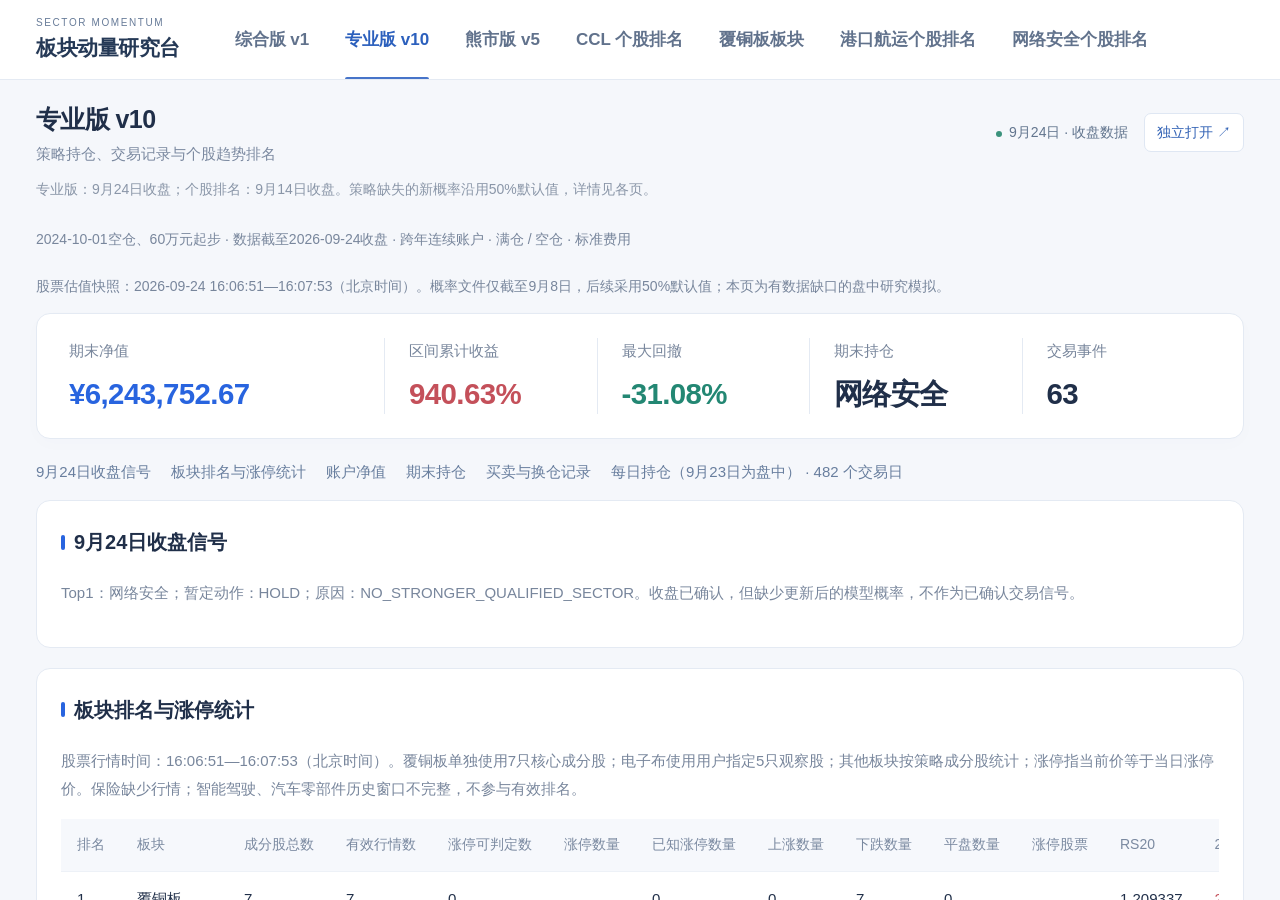
<file: index.html>
<!doctype html><html lang="zh-CN"><head><meta charset="utf-8"><meta name="viewport" content="width=device-width, initial-scale=1"><title>板块动量 · 策略研究台</title><link rel="stylesheet" href="assets/shell.css?v=20260924160837"></head><body><div class="layout"><aside><div class="brand"><small>SECTOR MOMENTUM</small><strong>板块动量研究台</strong></div><div class="label">策略 / 03 · 个股 / 03</div><nav aria-label="报告导航"><a class="nav" href="#comprehensive" data-key="comprehensive"><strong>综合版 v1</strong><span>2018年至今 · 连续账户</span></a><a class="nav" href="#professional" data-key="professional"><strong>专业版 v10</strong><span>2024年10月至今 · 连续账户</span></a><a class="nav" href="#bear" data-key="bear"><strong>熊市版 v5</strong><span>2018年至今 · 防守研究</span></a><a class="nav" href="#ccl" data-key="ccl"><strong>CCL 个股排名</strong><span>20只候选 · 趋势与量价</span></a><a class="nav" href="#ccl_sector" data-key="ccl_sector"><strong>覆铜板板块</strong><span>7只核心成分 · 趋势与量价</span></a><a class="nav" href="#shipping" data-key="shipping"><strong>港口航运个股排名</strong><span>港口运营与航运 · 趋势与量价</span></a><a class="nav" href="#cybersecurity" data-key="cybersecurity"><strong>网络安全个股排名</strong><span>5只策略成分股 · 趋势与量价</span></a></nav><div class="aside-foot">更新日期 · 2026-09-24<br>研究模拟 / 非实时行情<br>切换页面查看持仓与选股明细</div></aside><main><header class="topbar"><div><h1 id="title">专业版 v10</h1><p>策略持仓、交易记录与个股趋势排名</p></div><div class="actions"><span class="badge">9月24日 · 收盘数据</span><a id="open" href="reports/professional/professional_holdings.html?v=20260924160837" target="_blank" rel="noopener">独立打开 ↗</a></div></header><p class="notice">专业版：9月24日收盘；个股排名：9月14日收盘。策略缺失的新概率沿用50%默认值，详情见各页。</p><iframe id="report" title="专业版 v10 报告" src="reports/professional/professional_holdings.html?v=20260924160837"></iframe><noscript><p><a href="reports/professional/professional_holdings.html?v=20260924160837">专业版</a> · <a href="reports/strategies/bear.html?v=20260924160837">熊市版</a> · <a href="reports/ccl/ranking.html?v=20260924160837">CCL排名</a> · <a href="reports/ccl_sector/ranking.html?v=20260924160837">覆铜板板块</a> · <a href="reports/shipping/ranking.html?v=20260924160837">港口航运排名</a> · <a href="reports/cybersecurity/ranking.html?v=20260924160837">网络安全排名</a></p></noscript></main></div><script>
const reports={comprehensive:['综合版 v1','reports/strategies/comprehensive.html?v=20260924160837'],professional:['专业版 v10','reports/professional/professional_holdings.html?v=20260924160837'],bear:['熊市版 v5','reports/strategies/bear.html?v=20260924160837'],ccl:['CCL 个股趋势排名','reports/ccl/ranking.html?v=20260924160837'],shipping:['港口航运个股排名','reports/shipping/ranking.html?v=20260924160837'],cybersecurity:['网络安全个股排名','reports/cybersecurity/ranking.html?v=20260924160837'],ccl_sector:['覆铜板板块','reports/ccl_sector/ranking.html?v=20260924160837']};function show(){let key=location.hash.slice(1);if(!reports[key])key='professional';const [name,url]=reports[key];document.getElementById('title').textContent=name;document.querySelector('.topbar p').textContent=['ccl','ccl_sector','shipping','cybersecurity'].includes(key)?'产业链观察 / 个股趋势与量价评分':'策略持仓、交易记录与个股趋势排名';document.querySelector('.notice').textContent=['ccl','ccl_sector','shipping','cybersecurity'].includes(key)?'2026-09-14 收盘快照 · 综合分为候选内相对评分，非上涨概率。':'专业版：9月24日收盘；个股排名：9月14日收盘。策略缺失的新概率沿用50%默认值，详情见各页。';document.querySelector('.badge').textContent=['ccl','ccl_sector','shipping','cybersecurity'].includes(key)?'9月14日 · 收盘数据':'9月24日 · 收盘数据';const frame=document.getElementById('report');if(frame.getAttribute('src')!==url)frame.src=url;frame.title=name+'报告';document.getElementById('open').href=url;document.title=name+' · 板块动量研究台';document.querySelectorAll('.nav').forEach(a=>{if(a.dataset.key===key)a.setAttribute('aria-current','page');else a.removeAttribute('aria-current')})}window.addEventListener('hashchange',show);show();</script></body></html>
</file>
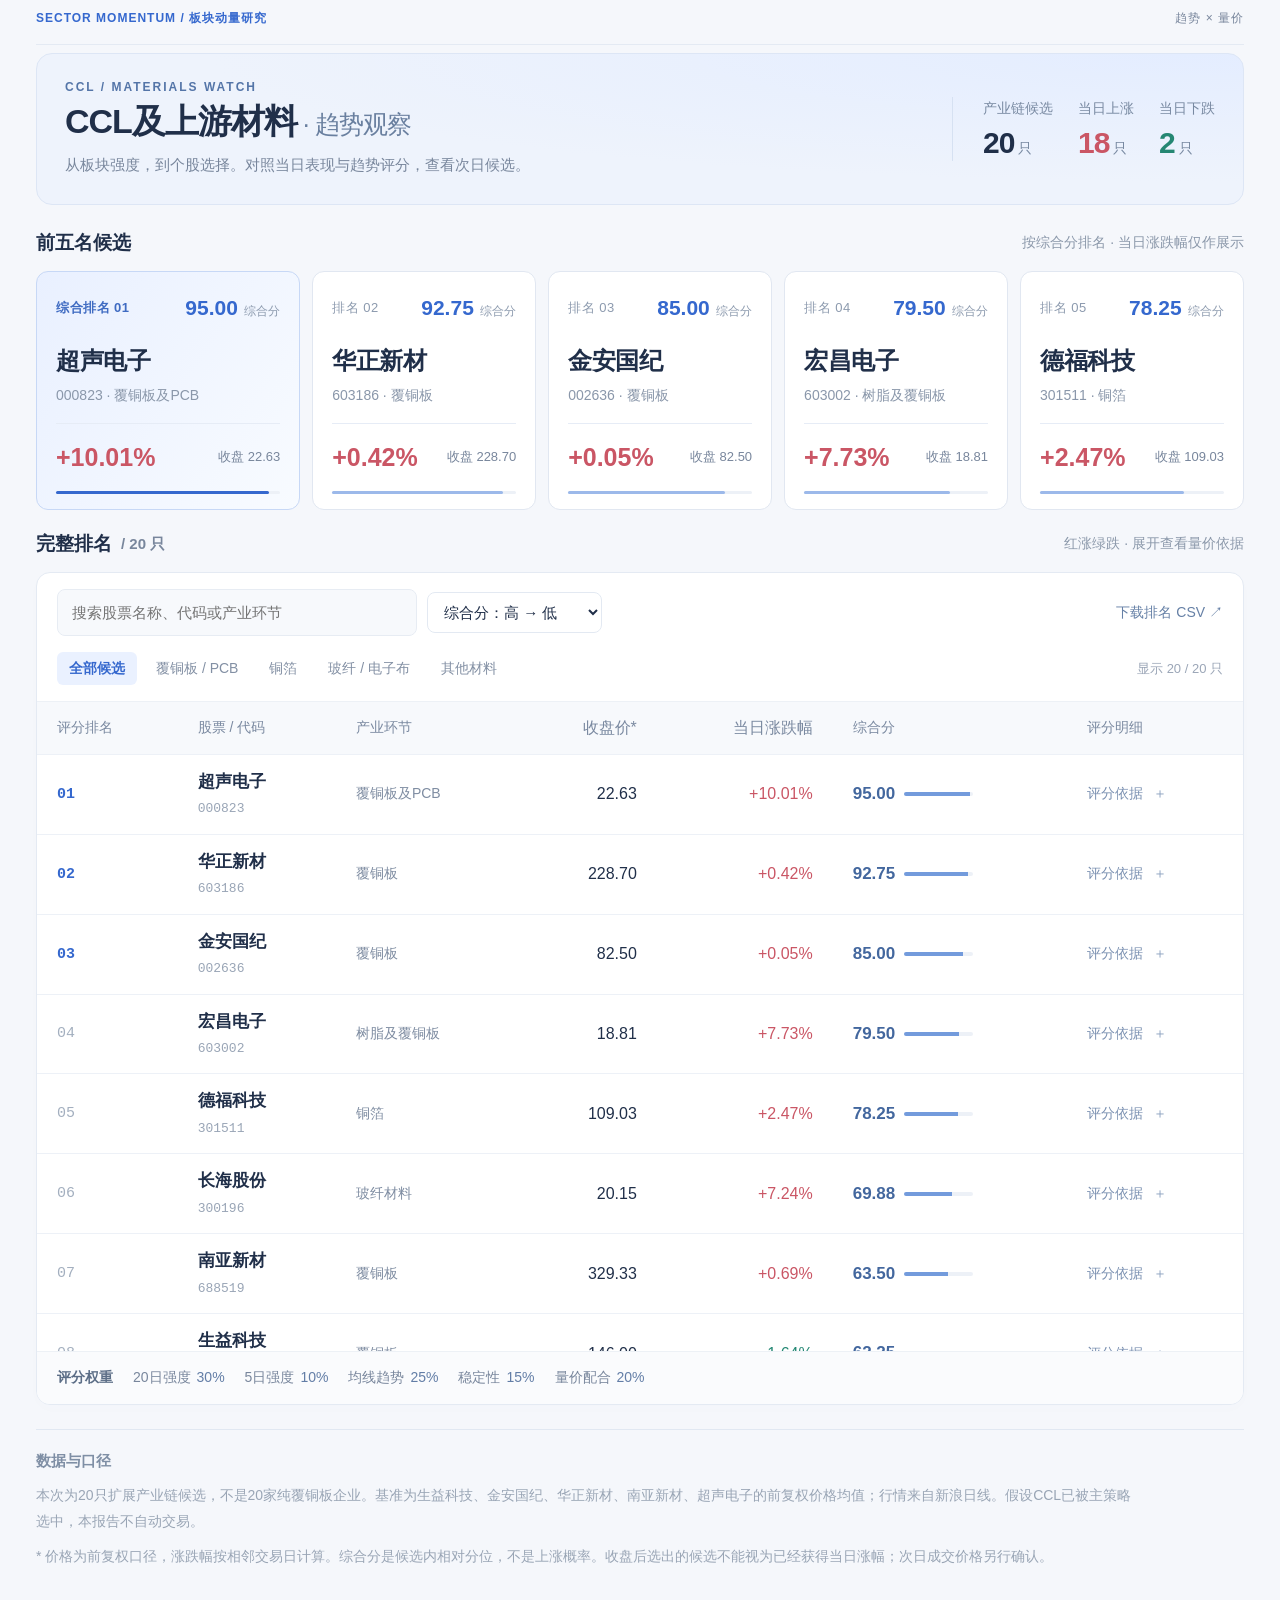
<file: reports/ccl/ranking.html>
<!doctype html><html lang="zh-CN"><head><meta charset="utf-8"><meta name="viewport" content="width=device-width,initial-scale=1"><title>CCL及上游材料 · 趋势观察</title><style>
:root{--ink:#203349;--muted:#64778b;--blue:#245dae;--line:#dbe4ee;--bg:#f2f6fb;--up:#c83c4d;--down:#198169}*{box-sizing:border-box}body{margin:0;background:var(--bg);color:var(--ink);font:14px/1.6 -apple-system,BlinkMacSystemFont,"PingFang SC","Microsoft YaHei",sans-serif}main{max-width:1440px;margin:auto;padding:32px 40px 60px}.brand{display:flex;justify-content:space-between;border-bottom:1px solid var(--line);padding-bottom:16px;color:var(--muted);font-size:12px;letter-spacing:1px}.brand b{color:var(--blue)}header{display:flex;align-items:end;justify-content:space-between;gap:24px;margin:36px 0 26px}h1{font-size:38px;line-height:1.2;letter-spacing:-1px;margin:0 0 12px}h1 em{font-style:normal;color:var(--blue)}p{color:var(--muted);margin:8px 0}.date{white-space:nowrap;background:#e5edf8;border:1px solid #d0dff0;padding:9px 16px;border-radius:24px;color:var(--blue)}h2{font-size:19px;margin:0}.section-head{display:flex;align-items:center;justify-content:space-between;margin:26px 0 14px}.section-head span{font-size:12px;color:var(--muted)}.picks{display:grid;grid-template-columns:repeat(5,1fr);gap:12px}article{background:white;border:1px solid var(--line);border-top:3px solid #9db8da;border-radius:8px;padding:18px}article:first-child{border-top-color:var(--blue)}.pick-head{display:flex;justify-content:space-between;color:var(--muted);font-size:11px}.pick-head b{color:var(--blue);font-size:16px}.pick-head small{font-weight:400;font-size:10px}h3{font-size:22px;margin:19px 0 2px}article p{font-size:11px;min-height:35px}.pick-price{display:flex;align-items:end;justify-content:space-between;gap:5px;border-top:1px solid var(--line);padding-top:14px;margin-top:12px}.pick-price strong{font-size:23px;font-variant-numeric:tabular-nums}.pick-price span{font-size:11px;color:var(--muted)}.up{color:var(--up)}.down{color:var(--down)}.flat{color:var(--muted)}.panel{background:white;border:1px solid var(--line);border-radius:10px;overflow:hidden}.toolbar{display:flex;gap:12px;padding:18px;align-items:center;border-bottom:1px solid var(--line)}input,select{font:inherit;padding:9px 12px;border:1px solid #c8d6e5;border-radius:6px;background:white;color:var(--ink)}input{width:280px}a{color:var(--blue)}.toolbar a{margin-left:auto}input:focus-visible,select:focus-visible,summary:focus-visible,a:focus-visible{outline:3px solid #87b0e5;outline-offset:3px}.scroll{overflow:auto}table{width:100%;border-collapse:collapse;text-align:left}th{background:#f6f8fc;font-weight:500;color:var(--muted);font-size:12px;white-space:nowrap}th,td{padding:15px 18px;border-bottom:1px solid #e9eef5}tbody tr:hover{background:#f5f9ff}td strong{font-size:15px}td small{display:block;color:var(--muted);font-size:11px}td.number{color:#8598ad;font:16px ui-monospace,SFMono-Regular,Menlo,monospace}.numeric{font-variant-numeric:tabular-nums;white-space:nowrap;text-align:right}.role{font-size:12px;color:var(--muted)}.score{width:92px;font-variant-numeric:tabular-nums}.score b{font-size:16px}.score i{display:block;width:100%;height:4px;background:linear-gradient(to right,#467cbe var(--w),#e8eef6 var(--w));border-radius:3px;margin-top:6px}summary{color:var(--blue);cursor:pointer;white-space:nowrap;font-size:12px}details[open]{min-width:260px}.breakdown{display:flex;flex-wrap:wrap;gap:12px;margin-top:12px}.breakdown span{font-size:10px;color:var(--muted)}.breakdown b{display:block;color:var(--ink);font-size:14px}details p{max-width:300px;font-size:12px}.foot{padding:24px 0;font-size:12px;max-width:1100px}.weights{display:flex;gap:18px;flex-wrap:wrap;margin:8px 0 16px;color:var(--muted);font-size:12px}.weights b{color:var(--blue);margin-left:6px}#empty{padding:24px;color:var(--muted)}[hidden]{display:none!important}@media(max-width:1100px){.picks{grid-template-columns:repeat(3,1fr)}main{padding:24px}h1{font-size:30px}}@media(max-width:650px){.picks{grid-template-columns:repeat(2,1fr)}header{display:block}.date{display:inline-block;margin-top:12px}main{padding:18px 12px}.toolbar{flex-wrap:wrap}.toolbar input{width:100%}.toolbar a{margin-left:0}h3{font-size:20px}.pick-price{display:block} .pick-price span{display:block}.brand{font-size:10px}.section-head{gap:16px}article{padding:14px}}@media print{.toolbar{display:none}main{padding:0}.scroll{overflow:visible}body{background:white}.picks{grid-template-columns:repeat(5,1fr)}}
</style><link rel="stylesheet" href="../../assets/report.css"><link rel="stylesheet" href="../../assets/ccl.css"></head><body><main><div class="brand"><b>SECTOR MOMENTUM / 板块动量研究</b><span>趋势 × 量价</span></div><header><div><h1>CCL及上游材料<em> · 趋势观察</em></h1><p>从板块强度，到个股选择。对照当日表现与趋势评分，查看次日候选。</p></div><div class="date">2026-09-14 · 收盘数据</div></header><div class="section-head"><h2>前五名候选</h2><span>按综合分排名 · 当日涨跌幅仅作展示</span></div><div class="picks"><article><div class="pick-head"><span>排名 01</span><b>95.00<small> 综合分</small></b></div><h3>超声电子</h3><p>000823 · 覆铜板及PCB</p><div class="pick-price"><strong class="up">+10.01%</strong><span>收盘 22.63</span></div></article><article><div class="pick-head"><span>排名 02</span><b>92.75<small> 综合分</small></b></div><h3>华正新材</h3><p>603186 · 覆铜板</p><div class="pick-price"><strong class="up">+0.42%</strong><span>收盘 228.70</span></div></article><article><div class="pick-head"><span>排名 03</span><b>85.00<small> 综合分</small></b></div><h3>金安国纪</h3><p>002636 · 覆铜板</p><div class="pick-price"><strong class="up">+0.05%</strong><span>收盘 82.50</span></div></article><article><div class="pick-head"><span>排名 04</span><b>79.50<small> 综合分</small></b></div><h3>宏昌电子</h3><p>603002 · 树脂及覆铜板</p><div class="pick-price"><strong class="up">+7.73%</strong><span>收盘 18.81</span></div></article><article><div class="pick-head"><span>排名 05</span><b>78.25<small> 综合分</small></b></div><h3>德福科技</h3><p>301511 · 铜箔</p><div class="pick-price"><strong class="up">+2.47%</strong><span>收盘 109.03</span></div></article></div><div class="section-head"><h2>完整排名 <span> / 20 只</span></h2><span>红涨绿跌 · 展开查看量价依据</span></div><div class="weights"><span>20日强度<b>30%</b></span><span>5日强度<b>10%</b></span><span>均线趋势<b>25%</b></span><span>稳定性<b>15%</b></span><span>量价配合<b>20%</b></span></div><div class="panel"><div class="toolbar"><input id="search" aria-label="搜索股票" placeholder="搜索股票名称、代码或产业环节"><select id="sort" aria-label="排序方式"><option value="score">综合分：高 → 低</option><option value="change">当日涨幅：高 → 低</option></select><a href="ranking.csv" download>下载排名 CSV ↗</a></div><div class="scroll"><table><thead><tr><th>评分排名</th><th>股票 / 代码</th><th>产业环节</th><th class="numeric">收盘价*</th><th class="numeric">当日涨跌幅</th><th>综合分</th><th>评分明细</th></tr></thead><tbody><tr data-name="超声电子 000823 覆铜板及PCB" data-score="95.0" data-change="0.10014584346135136"><td class="number">01</td><td><strong>超声电子</strong><small>000823</small></td><td class="role">覆铜板及PCB</td><td class="numeric">22.63</td><td class="numeric up">+10.01%</td><td><div class="score"><b>95.00</b><i style="--w:95.0%"></i></div></td><td><details><summary>评分依据</summary><div class="breakdown"><span>20日强度<b>100.0</b></span><span>5日强度<b>100.0</b></span><span>均线趋势<b>80.0</b></span><span>稳定性<b>100.0</b></span><span>量价配合<b>100.0</b></span></div><p>放量突破此前20日高点 +30；近10日上涨日均量/下跌日均量≥1.2 +20</p></details></td></tr><tr data-name="华正新材 603186 覆铜板" data-score="92.75" data-change="0.004215333274786959"><td class="number">02</td><td><strong>华正新材</strong><small>603186</small></td><td class="role">覆铜板</td><td class="numeric">228.70</td><td class="numeric up">+0.42%</td><td><div class="score"><b>92.75</b><i style="--w:92.75%"></i></div></td><td><details><summary>评分依据</summary><div class="breakdown"><span>20日强度<b>95.0</b></span><span>5日强度<b>95.0</b></span><span>均线趋势<b>100.0</b></span><span>稳定性<b>95.0</b></span><span>量价配合<b>77.5</b></span></div><p>近10日上涨日均量/下跌日均量≥1.2 +20</p></details></td></tr><tr data-name="金安国纪 002636 覆铜板" data-score="85.0" data-change="0.0004850836769343392"><td class="number">03</td><td><strong>金安国纪</strong><small>002636</small></td><td class="role">覆铜板</td><td class="numeric">82.50</td><td class="numeric up">+0.05%</td><td><div class="score"><b>85.00</b><i style="--w:85.0%"></i></div></td><td><details><summary>评分依据</summary><div class="breakdown"><span>20日强度<b>90.0</b></span><span>5日强度<b>90.0</b></span><span>均线趋势<b>80.0</b></span><span>稳定性<b>90.0</b></span><span>量价配合<b>77.5</b></span></div><p>近10日上涨日均量/下跌日均量≥1.2 +20</p></details></td></tr><tr data-name="宏昌电子 603002 树脂及覆铜板" data-score="79.5" data-change="0.07731958762886593"><td class="number">04</td><td><strong>宏昌电子</strong><small>603002</small></td><td class="role">树脂及覆铜板</td><td class="numeric">18.81</td><td class="numeric up">+7.73%</td><td><div class="score"><b>79.50</b><i style="--w:79.5%"></i></div></td><td><details><summary>评分依据</summary><div class="breakdown"><span>20日强度<b>80.0</b></span><span>5日强度<b>80.0</b></span><span>均线趋势<b>80.0</b></span><span>稳定性<b>80.0</b></span><span>量价配合<b>77.5</b></span></div><p>近10日上涨日均量/下跌日均量≥1.2 +20</p></details></td></tr><tr data-name="德福科技 301511 铜箔" data-score="78.25" data-change="0.024718045112781972"><td class="number">05</td><td><strong>德福科技</strong><small>301511</small></td><td class="role">铜箔</td><td class="numeric">109.03</td><td class="numeric up">+2.47%</td><td><div class="score"><b>78.25</b><i style="--w:78.25%"></i></div></td><td><details><summary>评分依据</summary><div class="breakdown"><span>20日强度<b>85.0</b></span><span>5日强度<b>60.0</b></span><span>均线趋势<b>80.0</b></span><span>稳定性<b>75.0</b></span><span>量价配合<b>77.5</b></span></div><p>近10日上涨日均量/下跌日均量≥1.2 +20</p></details></td></tr><tr data-name="长海股份 300196 玻纤材料" data-score="69.875" data-change="0.07237892496008502"><td class="number">06</td><td><strong>长海股份</strong><small>300196</small></td><td class="role">玻纤材料</td><td class="numeric">20.15</td><td class="numeric up">+7.24%</td><td><div class="score"><b>69.88</b><i style="--w:69.875%"></i></div></td><td><details><summary>评分依据</summary><div class="breakdown"><span>20日强度<b>75.0</b></span><span>5日强度<b>85.0</b></span><span>均线趋势<b>42.5</b></span><span>稳定性<b>85.0</b></span><span>量价配合<b>77.5</b></span></div><p>近10日上涨日均量/下跌日均量≥1.2 +20</p></details></td></tr><tr data-name="南亚新材 688519 覆铜板" data-score="63.5" data-change="0.006909835814963072"><td class="number">07</td><td><strong>南亚新材</strong><small>688519</small></td><td class="role">覆铜板</td><td class="numeric">329.33</td><td class="numeric up">+0.69%</td><td><div class="score"><b>63.50</b><i style="--w:63.5%"></i></div></td><td><details><summary>评分依据</summary><div class="breakdown"><span>20日强度<b>65.0</b></span><span>5日强度<b>75.0</b></span><span>均线趋势<b>80.0</b></span><span>稳定性<b>70.0</b></span><span>量价配合<b>30.0</b></span></div><p>未触发量价加减分（中性50分）</p></details></td></tr><tr data-name="生益科技 600183 覆铜板" data-score="62.25" data-change="-0.016371353499966323"><td class="number">08</td><td><strong>生益科技</strong><small>600183</small></td><td class="role">覆铜板</td><td class="numeric">146.00</td><td class="numeric down">-1.64%</td><td><div class="score"><b>62.25</b><i style="--w:62.25%"></i></div></td><td><details><summary>评分依据</summary><div class="breakdown"><span>20日强度<b>55.0</b></span><span>5日强度<b>20.0</b></span><span>均线趋势<b>80.0</b></span><span>稳定性<b>55.0</b></span><span>量价配合<b>77.5</b></span></div><p>上升趋势缩量回调且守住MA20 +20</p></details></td></tr><tr data-name="联瑞新材 688300 硅微粉填料" data-score="59.75" data-change="-0.015109966981923906"><td class="number">09</td><td><strong>联瑞新材</strong><small>688300</small></td><td class="role">硅微粉填料</td><td class="numeric">175.99</td><td class="numeric down">-1.51%</td><td><div class="score"><b>59.75</b><i style="--w:59.75%"></i></div></td><td><details><summary>评分依据</summary><div class="breakdown"><span>20日强度<b>70.0</b></span><span>5日强度<b>30.0</b></span><span>均线趋势<b>80.0</b></span><span>稳定性<b>65.0</b></span><span>量价配合<b>30.0</b></span></div><p>未触发量价加减分（中性50分）</p></details></td></tr><tr data-name="宝鼎科技 002552 覆铜板及铜箔" data-score="47.375" data-change="0.08000000000000007"><td class="number">10</td><td><strong>宝鼎科技</strong><small>002552</small></td><td class="role">覆铜板及铜箔</td><td class="numeric">54.00</td><td class="numeric up">+8.00%</td><td><div class="score"><b>47.38</b><i style="--w:47.375%"></i></div></td><td><details><summary>评分依据</summary><div class="breakdown"><span>20日强度<b>30.0</b></span><span>5日强度<b>70.0</b></span><span>均线趋势<b>42.5</b></span><span>稳定性<b>35.0</b></span><span>量价配合<b>77.5</b></span></div><p>近10日上涨日均量/下跌日均量≥1.2 +20</p></details></td></tr><tr data-name="诺德股份 600110 铜箔" data-score="44.625" data-change="0.01846722068328699"><td class="number">11</td><td><strong>诺德股份</strong><small>600110</small></td><td class="role">铜箔</td><td class="numeric">11.03</td><td class="numeric up">+1.85%</td><td><div class="score"><b>44.62</b><i style="--w:44.625%"></i></div></td><td><details><summary>评分依据</summary><div class="breakdown"><span>20日强度<b>60.0</b></span><span>5日强度<b>10.0</b></span><span>均线趋势<b>42.5</b></span><span>稳定性<b>60.0</b></span><span>量价配合<b>30.0</b></span></div><p>未触发量价加减分（中性50分）</p></details></td></tr><tr data-name="中国巨石 600176 玻纤及电子布" data-score="44.625" data-change="0.014106583072100332"><td class="number">12</td><td><strong>中国巨石</strong><small>600176</small></td><td class="role">玻纤及电子布</td><td class="numeric">45.29</td><td class="numeric up">+1.41%</td><td><div class="score"><b>44.62</b><i style="--w:44.625%"></i></div></td><td><details><summary>评分依据</summary><div class="breakdown"><span>20日强度<b>50.0</b></span><span>5日强度<b>55.0</b></span><span>均线趋势<b>42.5</b></span><span>稳定性<b>50.0</b></span><span>量价配合<b>30.0</b></span></div><p>未触发量价加减分（中性50分）</p></details></td></tr><tr data-name="中一科技 301150 铜箔" data-score="38.625" data-change="0.015108101067986324"><td class="number">13</td><td><strong>中一科技</strong><small>301150</small></td><td class="role">铜箔</td><td class="numeric">38.97</td><td class="numeric up">+1.51%</td><td><div class="score"><b>38.62</b><i style="--w:38.625%"></i></div></td><td><details><summary>评分依据</summary><div class="breakdown"><span>20日强度<b>40.0</b></span><span>5日强度<b>40.0</b></span><span>均线趋势<b>42.5</b></span><span>稳定性<b>40.0</b></span><span>量价配合<b>30.0</b></span></div><p>未触发量价加减分（中性50分）</p></details></td></tr><tr data-name="东材科技 601208 电子树脂材料" data-score="38.375" data-change="0.011944677284157601"><td class="number">14</td><td><strong>东材科技</strong><small>601208</small></td><td class="role">电子树脂材料</td><td class="numeric">48.29</td><td class="numeric up">+1.19%</td><td><div class="score"><b>38.38</b><i style="--w:38.375%"></i></div></td><td><details><summary>评分依据</summary><div class="breakdown"><span>20日强度<b>45.0</b></span><span>5日强度<b>15.0</b></span><span>均线趋势<b>42.5</b></span><span>稳定性<b>45.0</b></span><span>量价配合<b>30.0</b></span></div><p>未触发量价加减分（中性50分）</p></details></td></tr><tr data-name="国际复材 301526 玻纤及电子布" data-score="37.125" data-change="0.005213424568263347"><td class="number">15</td><td><strong>国际复材</strong><small>301526</small></td><td class="role">玻纤及电子布</td><td class="numeric">30.85</td><td class="numeric up">+0.52%</td><td><div class="score"><b>37.12</b><i style="--w:37.125%"></i></div></td><td><details><summary>评分依据</summary><div class="breakdown"><span>20日强度<b>10.0</b></span><span>5日强度<b>65.0</b></span><span>均线趋势<b>42.5</b></span><span>稳定性<b>10.0</b></span><span>量价配合<b>77.5</b></span></div><p>近10日上涨日均量/下跌日均量≥1.2 +20</p></details></td></tr><tr data-name="中材科技 002080 玻纤及电子布" data-score="31.625" data-change="0.024650621118012417"><td class="number">16</td><td><strong>中材科技</strong><small>002080</small></td><td class="role">玻纤及电子布</td><td class="numeric">52.79</td><td class="numeric up">+2.47%</td><td><div class="score"><b>31.62</b><i style="--w:31.625%"></i></div></td><td><details><summary>评分依据</summary><div class="breakdown"><span>20日强度<b>25.0</b></span><span>5日强度<b>45.0</b></span><span>均线趋势<b>42.5</b></span><span>稳定性<b>20.0</b></span><span>量价配合<b>30.0</b></span></div><p>未触发量价加减分（中性50分）</p></details></td></tr><tr data-name="嘉元科技 688388 铜箔" data-score="26.625" data-change="0.014471243042671667"><td class="number">17</td><td><strong>嘉元科技</strong><small>688388</small></td><td class="role">铜箔</td><td class="numeric">27.34</td><td class="numeric up">+1.45%</td><td><div class="score"><b>26.62</b><i style="--w:26.625%"></i></div></td><td><details><summary>评分依据</summary><div class="breakdown"><span>20日强度<b>35.0</b></span><span>5日强度<b>25.0</b></span><span>均线趋势<b>12.5</b></span><span>稳定性<b>30.0</b></span><span>量价配合<b>30.0</b></span></div><p>未触发量价加减分（中性50分）</p></details></td></tr><tr data-name="铜冠铜箔 301217 铜箔" data-score="22.375" data-change="0.013519813519813573"><td class="number">18</td><td><strong>铜冠铜箔</strong><small>301217</small></td><td class="role">铜箔</td><td class="numeric">108.70</td><td class="numeric up">+1.35%</td><td><div class="score"><b>22.38</b><i style="--w:22.375%"></i></div></td><td><details><summary>评分依据</summary><div class="breakdown"><span>20日强度<b>20.0</b></span><span>5日强度<b>35.0</b></span><span>均线趋势<b>12.5</b></span><span>稳定性<b>25.0</b></span><span>量价配合<b>30.0</b></span></div><p>未触发量价加减分（中性50分）</p></details></td></tr><tr data-name="宏和科技 603256 电子玻纤布" data-score="20.875" data-change="0.00670261941448369"><td class="number">19</td><td><strong>宏和科技</strong><small>603256</small></td><td class="role">电子玻纤布</td><td class="numeric">130.67</td><td class="numeric up">+0.67%</td><td><div class="score"><b>20.88</b><i style="--w:20.875%"></i></div></td><td><details><summary>评分依据</summary><div class="breakdown"><span>20日强度<b>15.0</b></span><span>5日强度<b>50.0</b></span><span>均线趋势<b>12.5</b></span><span>稳定性<b>15.0</b></span><span>量价配合<b>30.0</b></span></div><p>未触发量价加减分（中性50分）</p></details></td></tr><tr data-name="壹石通 688733 电子填料" data-score="11.875" data-change="0.009793253536452662"><td class="number">20</td><td><strong>壹石通</strong><small>688733</small></td><td class="role">电子填料</td><td class="numeric">27.84</td><td class="numeric up">+0.98%</td><td><div class="score"><b>11.88</b><i style="--w:11.875%"></i></div></td><td><details><summary>评分依据</summary><div class="breakdown"><span>20日强度<b>5.0</b></span><span>5日强度<b>5.0</b></span><span>均线趋势<b>12.5</b></span><span>稳定性<b>5.0</b></span><span>量价配合<b>30.0</b></span></div><p>未触发量价加减分（中性50分）</p></details></td></tr></tbody></table></div><p id="empty" hidden>没有匹配的股票，请更换关键词。</p></div><div class="foot"><strong>数据与口径</strong><p>本次为20只扩展产业链候选，不是20家纯覆铜板企业。基准为生益科技、金安国纪、华正新材、南亚新材、超声电子的前复权价格均值；行情来自新浪日线。假设CCL已被主策略选中，本报告不自动交易。</p><p>* 价格为前复权口径，涨跌幅按相邻交易日计算。综合分是候选内相对分位，不是上涨概率。收盘后选出的候选不能视为已经获得当日涨幅；次日成交价格另行确认。</p></div></main><script>const body=document.querySelector('tbody'),rows=[...body.rows];function update(){const q=document.getElementById('search').value.trim().toLowerCase(),key=document.getElementById('sort').value;rows.sort((a,b)=>Number(b.dataset[key])-Number(a.dataset[key]));rows.forEach(r=>{r.hidden=!r.dataset.name.toLowerCase().includes(q);body.append(r)});document.getElementById('empty').hidden=rows.some(r=>!r.hidden)}document.getElementById('search').addEventListener('input',update);document.getElementById('sort').addEventListener('change',update);</script></body><script src="../../assets/report.js"></script><script src="../../assets/ccl.js"></script></html>
</file>
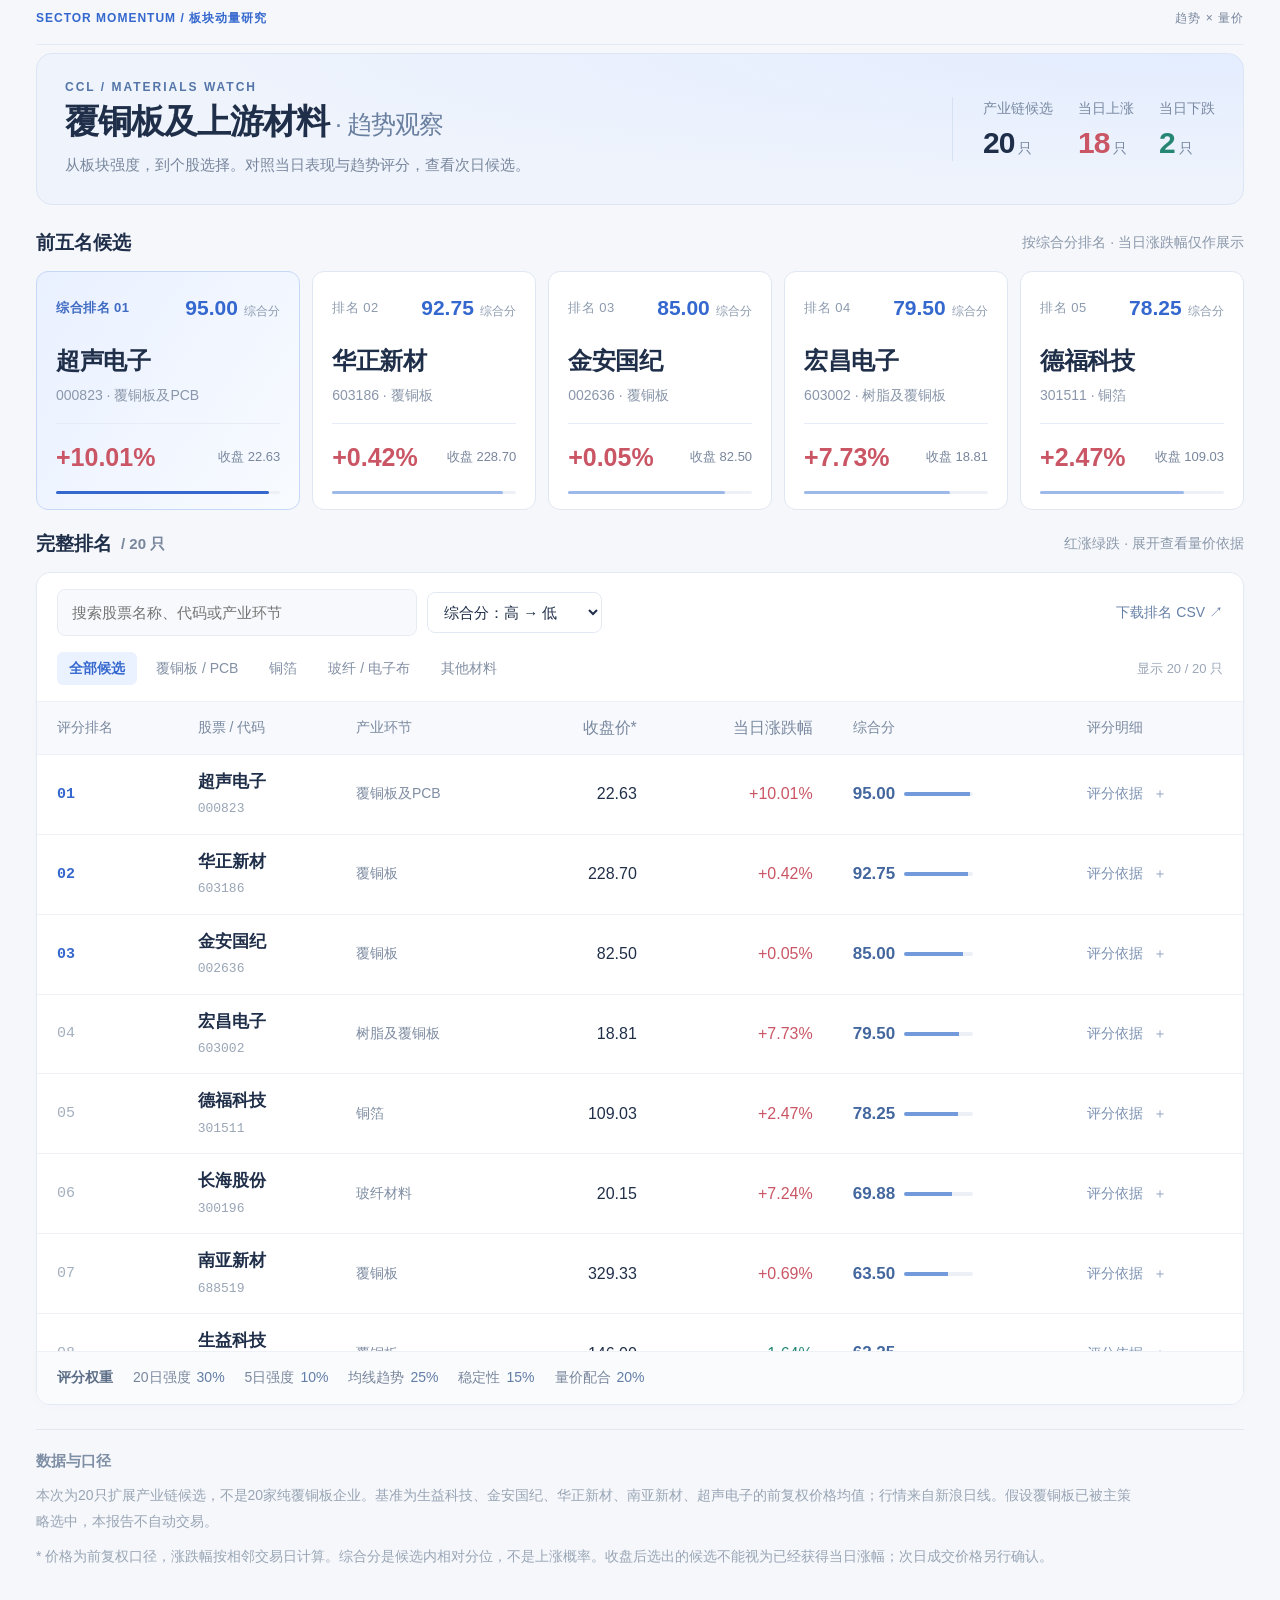
<file: reports/ccl_sector/ranking.html>
<!doctype html><html lang="zh-CN"><head><meta charset="utf-8"><meta name="viewport" content="width=device-width,initial-scale=1"><title>覆铜板及上游材料 · 趋势观察</title><style>
:root{--ink:#203349;--muted:#64778b;--blue:#245dae;--line:#dbe4ee;--bg:#f2f6fb;--up:#c83c4d;--down:#198169}*{box-sizing:border-box}body{margin:0;background:var(--bg);color:var(--ink);font:14px/1.6 -apple-system,BlinkMacSystemFont,"PingFang SC","Microsoft YaHei",sans-serif}main{max-width:1440px;margin:auto;padding:32px 40px 60px}.brand{display:flex;justify-content:space-between;border-bottom:1px solid var(--line);padding-bottom:16px;color:var(--muted);font-size:12px;letter-spacing:1px}.brand b{color:var(--blue)}header{display:flex;align-items:end;justify-content:space-between;gap:24px;margin:36px 0 26px}h1{font-size:38px;line-height:1.2;letter-spacing:-1px;margin:0 0 12px}h1 em{font-style:normal;color:var(--blue)}p{color:var(--muted);margin:8px 0}.date{white-space:nowrap;background:#e5edf8;border:1px solid #d0dff0;padding:9px 16px;border-radius:24px;color:var(--blue)}h2{font-size:19px;margin:0}.section-head{display:flex;align-items:center;justify-content:space-between;margin:26px 0 14px}.section-head span{font-size:12px;color:var(--muted)}.picks{display:grid;grid-template-columns:repeat(5,1fr);gap:12px}article{background:white;border:1px solid var(--line);border-top:3px solid #9db8da;border-radius:8px;padding:18px}article:first-child{border-top-color:var(--blue)}.pick-head{display:flex;justify-content:space-between;color:var(--muted);font-size:11px}.pick-head b{color:var(--blue);font-size:16px}.pick-head small{font-weight:400;font-size:10px}h3{font-size:22px;margin:19px 0 2px}article p{font-size:11px;min-height:35px}.pick-price{display:flex;align-items:end;justify-content:space-between;gap:5px;border-top:1px solid var(--line);padding-top:14px;margin-top:12px}.pick-price strong{font-size:23px;font-variant-numeric:tabular-nums}.pick-price span{font-size:11px;color:var(--muted)}.up{color:var(--up)}.down{color:var(--down)}.flat{color:var(--muted)}.panel{background:white;border:1px solid var(--line);border-radius:10px;overflow:hidden}.toolbar{display:flex;gap:12px;padding:18px;align-items:center;border-bottom:1px solid var(--line)}input,select{font:inherit;padding:9px 12px;border:1px solid #c8d6e5;border-radius:6px;background:white;color:var(--ink)}input{width:280px}a{color:var(--blue)}.toolbar a{margin-left:auto}input:focus-visible,select:focus-visible,summary:focus-visible,a:focus-visible{outline:3px solid #87b0e5;outline-offset:3px}.scroll{overflow:auto}table{width:100%;border-collapse:collapse;text-align:left}th{background:#f6f8fc;font-weight:500;color:var(--muted);font-size:12px;white-space:nowrap}th,td{padding:15px 18px;border-bottom:1px solid #e9eef5}tbody tr:hover{background:#f5f9ff}td strong{font-size:15px}td small{display:block;color:var(--muted);font-size:11px}td.number{color:#8598ad;font:16px ui-monospace,SFMono-Regular,Menlo,monospace}.numeric{font-variant-numeric:tabular-nums;white-space:nowrap;text-align:right}.role{font-size:12px;color:var(--muted)}.score{width:92px;font-variant-numeric:tabular-nums}.score b{font-size:16px}.score i{display:block;width:100%;height:4px;background:linear-gradient(to right,#467cbe var(--w),#e8eef6 var(--w));border-radius:3px;margin-top:6px}summary{color:var(--blue);cursor:pointer;white-space:nowrap;font-size:12px}details[open]{min-width:260px}.breakdown{display:flex;flex-wrap:wrap;gap:12px;margin-top:12px}.breakdown span{font-size:10px;color:var(--muted)}.breakdown b{display:block;color:var(--ink);font-size:14px}details p{max-width:300px;font-size:12px}.foot{padding:24px 0;font-size:12px;max-width:1100px}.weights{display:flex;gap:18px;flex-wrap:wrap;margin:8px 0 16px;color:var(--muted);font-size:12px}.weights b{color:var(--blue);margin-left:6px}#empty{padding:24px;color:var(--muted)}[hidden]{display:none!important}@media(max-width:1100px){.picks{grid-template-columns:repeat(3,1fr)}main{padding:24px}h1{font-size:30px}}@media(max-width:650px){.picks{grid-template-columns:repeat(2,1fr)}header{display:block}.date{display:inline-block;margin-top:12px}main{padding:18px 12px}.toolbar{flex-wrap:wrap}.toolbar input{width:100%}.toolbar a{margin-left:0}h3{font-size:20px}.pick-price{display:block} .pick-price span{display:block}.brand{font-size:10px}.section-head{gap:16px}article{padding:14px}}@media print{.toolbar{display:none}main{padding:0}.scroll{overflow:visible}body{background:white}.picks{grid-template-columns:repeat(5,1fr)}}
</style><link rel="stylesheet" href="../../assets/report.css"><link rel="stylesheet" href="../../assets/ccl.css"></head><body><main><div class="brand"><b>SECTOR MOMENTUM / 板块动量研究</b><span>趋势 × 量价</span></div><header><div><h1>覆铜板及上游材料<em> · 趋势观察</em></h1><p>从板块强度，到个股选择。对照当日表现与趋势评分，查看次日候选。</p></div><div class="date">2026-09-14 · 收盘数据</div></header><div class="section-head"><h2>前五名候选</h2><span>按综合分排名 · 当日涨跌幅仅作展示</span></div><div class="picks"><article><div class="pick-head"><span>排名 01</span><b>95.00<small> 综合分</small></b></div><h3>超声电子</h3><p>000823 · 覆铜板及PCB</p><div class="pick-price"><strong class="up">+10.01%</strong><span>收盘 22.63</span></div></article><article><div class="pick-head"><span>排名 02</span><b>92.75<small> 综合分</small></b></div><h3>华正新材</h3><p>603186 · 覆铜板</p><div class="pick-price"><strong class="up">+0.42%</strong><span>收盘 228.70</span></div></article><article><div class="pick-head"><span>排名 03</span><b>85.00<small> 综合分</small></b></div><h3>金安国纪</h3><p>002636 · 覆铜板</p><div class="pick-price"><strong class="up">+0.05%</strong><span>收盘 82.50</span></div></article><article><div class="pick-head"><span>排名 04</span><b>79.50<small> 综合分</small></b></div><h3>宏昌电子</h3><p>603002 · 树脂及覆铜板</p><div class="pick-price"><strong class="up">+7.73%</strong><span>收盘 18.81</span></div></article><article><div class="pick-head"><span>排名 05</span><b>78.25<small> 综合分</small></b></div><h3>德福科技</h3><p>301511 · 铜箔</p><div class="pick-price"><strong class="up">+2.47%</strong><span>收盘 109.03</span></div></article></div><div class="section-head"><h2>完整排名 <span> / 20 只</span></h2><span>红涨绿跌 · 展开查看量价依据</span></div><div class="weights"><span>20日强度<b>30%</b></span><span>5日强度<b>10%</b></span><span>均线趋势<b>25%</b></span><span>稳定性<b>15%</b></span><span>量价配合<b>20%</b></span></div><div class="panel"><div class="toolbar"><input id="search" aria-label="搜索股票" placeholder="搜索股票名称、代码或产业环节"><select id="sort" aria-label="排序方式"><option value="score">综合分：高 → 低</option><option value="change">当日涨幅：高 → 低</option></select><a href="ranking.csv" download>下载排名 CSV ↗</a></div><div class="scroll"><table><thead><tr><th>评分排名</th><th>股票 / 代码</th><th>产业环节</th><th class="numeric">收盘价*</th><th class="numeric">当日涨跌幅</th><th>综合分</th><th>评分明细</th></tr></thead><tbody><tr data-name="超声电子 000823 覆铜板及PCB" data-score="95.0" data-change="0.10014584346135136"><td class="number">01</td><td><strong>超声电子</strong><small>000823</small></td><td class="role">覆铜板及PCB</td><td class="numeric">22.63</td><td class="numeric up">+10.01%</td><td><div class="score"><b>95.00</b><i style="--w:95.0%"></i></div></td><td><details><summary>评分依据</summary><div class="breakdown"><span>20日强度<b>100.0</b></span><span>5日强度<b>100.0</b></span><span>均线趋势<b>80.0</b></span><span>稳定性<b>100.0</b></span><span>量价配合<b>100.0</b></span></div><p>放量突破此前20日高点 +30；近10日上涨日均量/下跌日均量≥1.2 +20</p></details></td></tr><tr data-name="华正新材 603186 覆铜板" data-score="92.75" data-change="0.004215333274786959"><td class="number">02</td><td><strong>华正新材</strong><small>603186</small></td><td class="role">覆铜板</td><td class="numeric">228.70</td><td class="numeric up">+0.42%</td><td><div class="score"><b>92.75</b><i style="--w:92.75%"></i></div></td><td><details><summary>评分依据</summary><div class="breakdown"><span>20日强度<b>95.0</b></span><span>5日强度<b>95.0</b></span><span>均线趋势<b>100.0</b></span><span>稳定性<b>95.0</b></span><span>量价配合<b>77.5</b></span></div><p>近10日上涨日均量/下跌日均量≥1.2 +20</p></details></td></tr><tr data-name="金安国纪 002636 覆铜板" data-score="85.0" data-change="0.0004850836769343392"><td class="number">03</td><td><strong>金安国纪</strong><small>002636</small></td><td class="role">覆铜板</td><td class="numeric">82.50</td><td class="numeric up">+0.05%</td><td><div class="score"><b>85.00</b><i style="--w:85.0%"></i></div></td><td><details><summary>评分依据</summary><div class="breakdown"><span>20日强度<b>90.0</b></span><span>5日强度<b>90.0</b></span><span>均线趋势<b>80.0</b></span><span>稳定性<b>90.0</b></span><span>量价配合<b>77.5</b></span></div><p>近10日上涨日均量/下跌日均量≥1.2 +20</p></details></td></tr><tr data-name="宏昌电子 603002 树脂及覆铜板" data-score="79.5" data-change="0.07731958762886593"><td class="number">04</td><td><strong>宏昌电子</strong><small>603002</small></td><td class="role">树脂及覆铜板</td><td class="numeric">18.81</td><td class="numeric up">+7.73%</td><td><div class="score"><b>79.50</b><i style="--w:79.5%"></i></div></td><td><details><summary>评分依据</summary><div class="breakdown"><span>20日强度<b>80.0</b></span><span>5日强度<b>80.0</b></span><span>均线趋势<b>80.0</b></span><span>稳定性<b>80.0</b></span><span>量价配合<b>77.5</b></span></div><p>近10日上涨日均量/下跌日均量≥1.2 +20</p></details></td></tr><tr data-name="德福科技 301511 铜箔" data-score="78.25" data-change="0.024718045112781972"><td class="number">05</td><td><strong>德福科技</strong><small>301511</small></td><td class="role">铜箔</td><td class="numeric">109.03</td><td class="numeric up">+2.47%</td><td><div class="score"><b>78.25</b><i style="--w:78.25%"></i></div></td><td><details><summary>评分依据</summary><div class="breakdown"><span>20日强度<b>85.0</b></span><span>5日强度<b>60.0</b></span><span>均线趋势<b>80.0</b></span><span>稳定性<b>75.0</b></span><span>量价配合<b>77.5</b></span></div><p>近10日上涨日均量/下跌日均量≥1.2 +20</p></details></td></tr><tr data-name="长海股份 300196 玻纤材料" data-score="69.875" data-change="0.07237892496008502"><td class="number">06</td><td><strong>长海股份</strong><small>300196</small></td><td class="role">玻纤材料</td><td class="numeric">20.15</td><td class="numeric up">+7.24%</td><td><div class="score"><b>69.88</b><i style="--w:69.875%"></i></div></td><td><details><summary>评分依据</summary><div class="breakdown"><span>20日强度<b>75.0</b></span><span>5日强度<b>85.0</b></span><span>均线趋势<b>42.5</b></span><span>稳定性<b>85.0</b></span><span>量价配合<b>77.5</b></span></div><p>近10日上涨日均量/下跌日均量≥1.2 +20</p></details></td></tr><tr data-name="南亚新材 688519 覆铜板" data-score="63.5" data-change="0.006909835814963072"><td class="number">07</td><td><strong>南亚新材</strong><small>688519</small></td><td class="role">覆铜板</td><td class="numeric">329.33</td><td class="numeric up">+0.69%</td><td><div class="score"><b>63.50</b><i style="--w:63.5%"></i></div></td><td><details><summary>评分依据</summary><div class="breakdown"><span>20日强度<b>65.0</b></span><span>5日强度<b>75.0</b></span><span>均线趋势<b>80.0</b></span><span>稳定性<b>70.0</b></span><span>量价配合<b>30.0</b></span></div><p>未触发量价加减分（中性50分）</p></details></td></tr><tr data-name="生益科技 600183 覆铜板" data-score="62.25" data-change="-0.016371353499966323"><td class="number">08</td><td><strong>生益科技</strong><small>600183</small></td><td class="role">覆铜板</td><td class="numeric">146.00</td><td class="numeric down">-1.64%</td><td><div class="score"><b>62.25</b><i style="--w:62.25%"></i></div></td><td><details><summary>评分依据</summary><div class="breakdown"><span>20日强度<b>55.0</b></span><span>5日强度<b>20.0</b></span><span>均线趋势<b>80.0</b></span><span>稳定性<b>55.0</b></span><span>量价配合<b>77.5</b></span></div><p>上升趋势缩量回调且守住MA20 +20</p></details></td></tr><tr data-name="联瑞新材 688300 硅微粉填料" data-score="59.75" data-change="-0.015109966981923906"><td class="number">09</td><td><strong>联瑞新材</strong><small>688300</small></td><td class="role">硅微粉填料</td><td class="numeric">175.99</td><td class="numeric down">-1.51%</td><td><div class="score"><b>59.75</b><i style="--w:59.75%"></i></div></td><td><details><summary>评分依据</summary><div class="breakdown"><span>20日强度<b>70.0</b></span><span>5日强度<b>30.0</b></span><span>均线趋势<b>80.0</b></span><span>稳定性<b>65.0</b></span><span>量价配合<b>30.0</b></span></div><p>未触发量价加减分（中性50分）</p></details></td></tr><tr data-name="宝鼎科技 002552 覆铜板及铜箔" data-score="47.375" data-change="0.08000000000000007"><td class="number">10</td><td><strong>宝鼎科技</strong><small>002552</small></td><td class="role">覆铜板及铜箔</td><td class="numeric">54.00</td><td class="numeric up">+8.00%</td><td><div class="score"><b>47.38</b><i style="--w:47.375%"></i></div></td><td><details><summary>评分依据</summary><div class="breakdown"><span>20日强度<b>30.0</b></span><span>5日强度<b>70.0</b></span><span>均线趋势<b>42.5</b></span><span>稳定性<b>35.0</b></span><span>量价配合<b>77.5</b></span></div><p>近10日上涨日均量/下跌日均量≥1.2 +20</p></details></td></tr><tr data-name="诺德股份 600110 铜箔" data-score="44.625" data-change="0.01846722068328699"><td class="number">11</td><td><strong>诺德股份</strong><small>600110</small></td><td class="role">铜箔</td><td class="numeric">11.03</td><td class="numeric up">+1.85%</td><td><div class="score"><b>44.62</b><i style="--w:44.625%"></i></div></td><td><details><summary>评分依据</summary><div class="breakdown"><span>20日强度<b>60.0</b></span><span>5日强度<b>10.0</b></span><span>均线趋势<b>42.5</b></span><span>稳定性<b>60.0</b></span><span>量价配合<b>30.0</b></span></div><p>未触发量价加减分（中性50分）</p></details></td></tr><tr data-name="中国巨石 600176 玻纤及电子布" data-score="44.625" data-change="0.014106583072100332"><td class="number">12</td><td><strong>中国巨石</strong><small>600176</small></td><td class="role">玻纤及电子布</td><td class="numeric">45.29</td><td class="numeric up">+1.41%</td><td><div class="score"><b>44.62</b><i style="--w:44.625%"></i></div></td><td><details><summary>评分依据</summary><div class="breakdown"><span>20日强度<b>50.0</b></span><span>5日强度<b>55.0</b></span><span>均线趋势<b>42.5</b></span><span>稳定性<b>50.0</b></span><span>量价配合<b>30.0</b></span></div><p>未触发量价加减分（中性50分）</p></details></td></tr><tr data-name="中一科技 301150 铜箔" data-score="38.625" data-change="0.015108101067986324"><td class="number">13</td><td><strong>中一科技</strong><small>301150</small></td><td class="role">铜箔</td><td class="numeric">38.97</td><td class="numeric up">+1.51%</td><td><div class="score"><b>38.62</b><i style="--w:38.625%"></i></div></td><td><details><summary>评分依据</summary><div class="breakdown"><span>20日强度<b>40.0</b></span><span>5日强度<b>40.0</b></span><span>均线趋势<b>42.5</b></span><span>稳定性<b>40.0</b></span><span>量价配合<b>30.0</b></span></div><p>未触发量价加减分（中性50分）</p></details></td></tr><tr data-name="东材科技 601208 电子树脂材料" data-score="38.375" data-change="0.011944677284157601"><td class="number">14</td><td><strong>东材科技</strong><small>601208</small></td><td class="role">电子树脂材料</td><td class="numeric">48.29</td><td class="numeric up">+1.19%</td><td><div class="score"><b>38.38</b><i style="--w:38.375%"></i></div></td><td><details><summary>评分依据</summary><div class="breakdown"><span>20日强度<b>45.0</b></span><span>5日强度<b>15.0</b></span><span>均线趋势<b>42.5</b></span><span>稳定性<b>45.0</b></span><span>量价配合<b>30.0</b></span></div><p>未触发量价加减分（中性50分）</p></details></td></tr><tr data-name="国际复材 301526 玻纤及电子布" data-score="37.125" data-change="0.005213424568263347"><td class="number">15</td><td><strong>国际复材</strong><small>301526</small></td><td class="role">玻纤及电子布</td><td class="numeric">30.85</td><td class="numeric up">+0.52%</td><td><div class="score"><b>37.12</b><i style="--w:37.125%"></i></div></td><td><details><summary>评分依据</summary><div class="breakdown"><span>20日强度<b>10.0</b></span><span>5日强度<b>65.0</b></span><span>均线趋势<b>42.5</b></span><span>稳定性<b>10.0</b></span><span>量价配合<b>77.5</b></span></div><p>近10日上涨日均量/下跌日均量≥1.2 +20</p></details></td></tr><tr data-name="中材科技 002080 玻纤及电子布" data-score="31.625" data-change="0.024650621118012417"><td class="number">16</td><td><strong>中材科技</strong><small>002080</small></td><td class="role">玻纤及电子布</td><td class="numeric">52.79</td><td class="numeric up">+2.47%</td><td><div class="score"><b>31.62</b><i style="--w:31.625%"></i></div></td><td><details><summary>评分依据</summary><div class="breakdown"><span>20日强度<b>25.0</b></span><span>5日强度<b>45.0</b></span><span>均线趋势<b>42.5</b></span><span>稳定性<b>20.0</b></span><span>量价配合<b>30.0</b></span></div><p>未触发量价加减分（中性50分）</p></details></td></tr><tr data-name="嘉元科技 688388 铜箔" data-score="26.625" data-change="0.014471243042671667"><td class="number">17</td><td><strong>嘉元科技</strong><small>688388</small></td><td class="role">铜箔</td><td class="numeric">27.34</td><td class="numeric up">+1.45%</td><td><div class="score"><b>26.62</b><i style="--w:26.625%"></i></div></td><td><details><summary>评分依据</summary><div class="breakdown"><span>20日强度<b>35.0</b></span><span>5日强度<b>25.0</b></span><span>均线趋势<b>12.5</b></span><span>稳定性<b>30.0</b></span><span>量价配合<b>30.0</b></span></div><p>未触发量价加减分（中性50分）</p></details></td></tr><tr data-name="铜冠铜箔 301217 铜箔" data-score="22.375" data-change="0.013519813519813573"><td class="number">18</td><td><strong>铜冠铜箔</strong><small>301217</small></td><td class="role">铜箔</td><td class="numeric">108.70</td><td class="numeric up">+1.35%</td><td><div class="score"><b>22.38</b><i style="--w:22.375%"></i></div></td><td><details><summary>评分依据</summary><div class="breakdown"><span>20日强度<b>20.0</b></span><span>5日强度<b>35.0</b></span><span>均线趋势<b>12.5</b></span><span>稳定性<b>25.0</b></span><span>量价配合<b>30.0</b></span></div><p>未触发量价加减分（中性50分）</p></details></td></tr><tr data-name="宏和科技 603256 电子玻纤布" data-score="20.875" data-change="0.00670261941448369"><td class="number">19</td><td><strong>宏和科技</strong><small>603256</small></td><td class="role">电子玻纤布</td><td class="numeric">130.67</td><td class="numeric up">+0.67%</td><td><div class="score"><b>20.88</b><i style="--w:20.875%"></i></div></td><td><details><summary>评分依据</summary><div class="breakdown"><span>20日强度<b>15.0</b></span><span>5日强度<b>50.0</b></span><span>均线趋势<b>12.5</b></span><span>稳定性<b>15.0</b></span><span>量价配合<b>30.0</b></span></div><p>未触发量价加减分（中性50分）</p></details></td></tr><tr data-name="壹石通 688733 电子填料" data-score="11.875" data-change="0.009793253536452662"><td class="number">20</td><td><strong>壹石通</strong><small>688733</small></td><td class="role">电子填料</td><td class="numeric">27.84</td><td class="numeric up">+0.98%</td><td><div class="score"><b>11.88</b><i style="--w:11.875%"></i></div></td><td><details><summary>评分依据</summary><div class="breakdown"><span>20日强度<b>5.0</b></span><span>5日强度<b>5.0</b></span><span>均线趋势<b>12.5</b></span><span>稳定性<b>5.0</b></span><span>量价配合<b>30.0</b></span></div><p>未触发量价加减分（中性50分）</p></details></td></tr></tbody></table></div><p id="empty" hidden>没有匹配的股票，请更换关键词。</p></div><div class="foot"><strong>数据与口径</strong><p>本次为20只扩展产业链候选，不是20家纯覆铜板企业。基准为生益科技、金安国纪、华正新材、南亚新材、超声电子的前复权价格均值；行情来自新浪日线。假设覆铜板已被主策略选中，本报告不自动交易。</p><p>* 价格为前复权口径，涨跌幅按相邻交易日计算。综合分是候选内相对分位，不是上涨概率。收盘后选出的候选不能视为已经获得当日涨幅；次日成交价格另行确认。</p></div></main><script>const body=document.querySelector('tbody'),rows=[...body.rows];function update(){const q=document.getElementById('search').value.trim().toLowerCase(),key=document.getElementById('sort').value;rows.sort((a,b)=>Number(b.dataset[key])-Number(a.dataset[key]));rows.forEach(r=>{r.hidden=!r.dataset.name.toLowerCase().includes(q);body.append(r)});document.getElementById('empty').hidden=rows.some(r=>!r.hidden)}document.getElementById('search').addEventListener('input',update);document.getElementById('sort').addEventListener('change',update);</script></body><script src="../../assets/report.js"></script><script src="../../assets/ccl.js"></script></html>
</file>
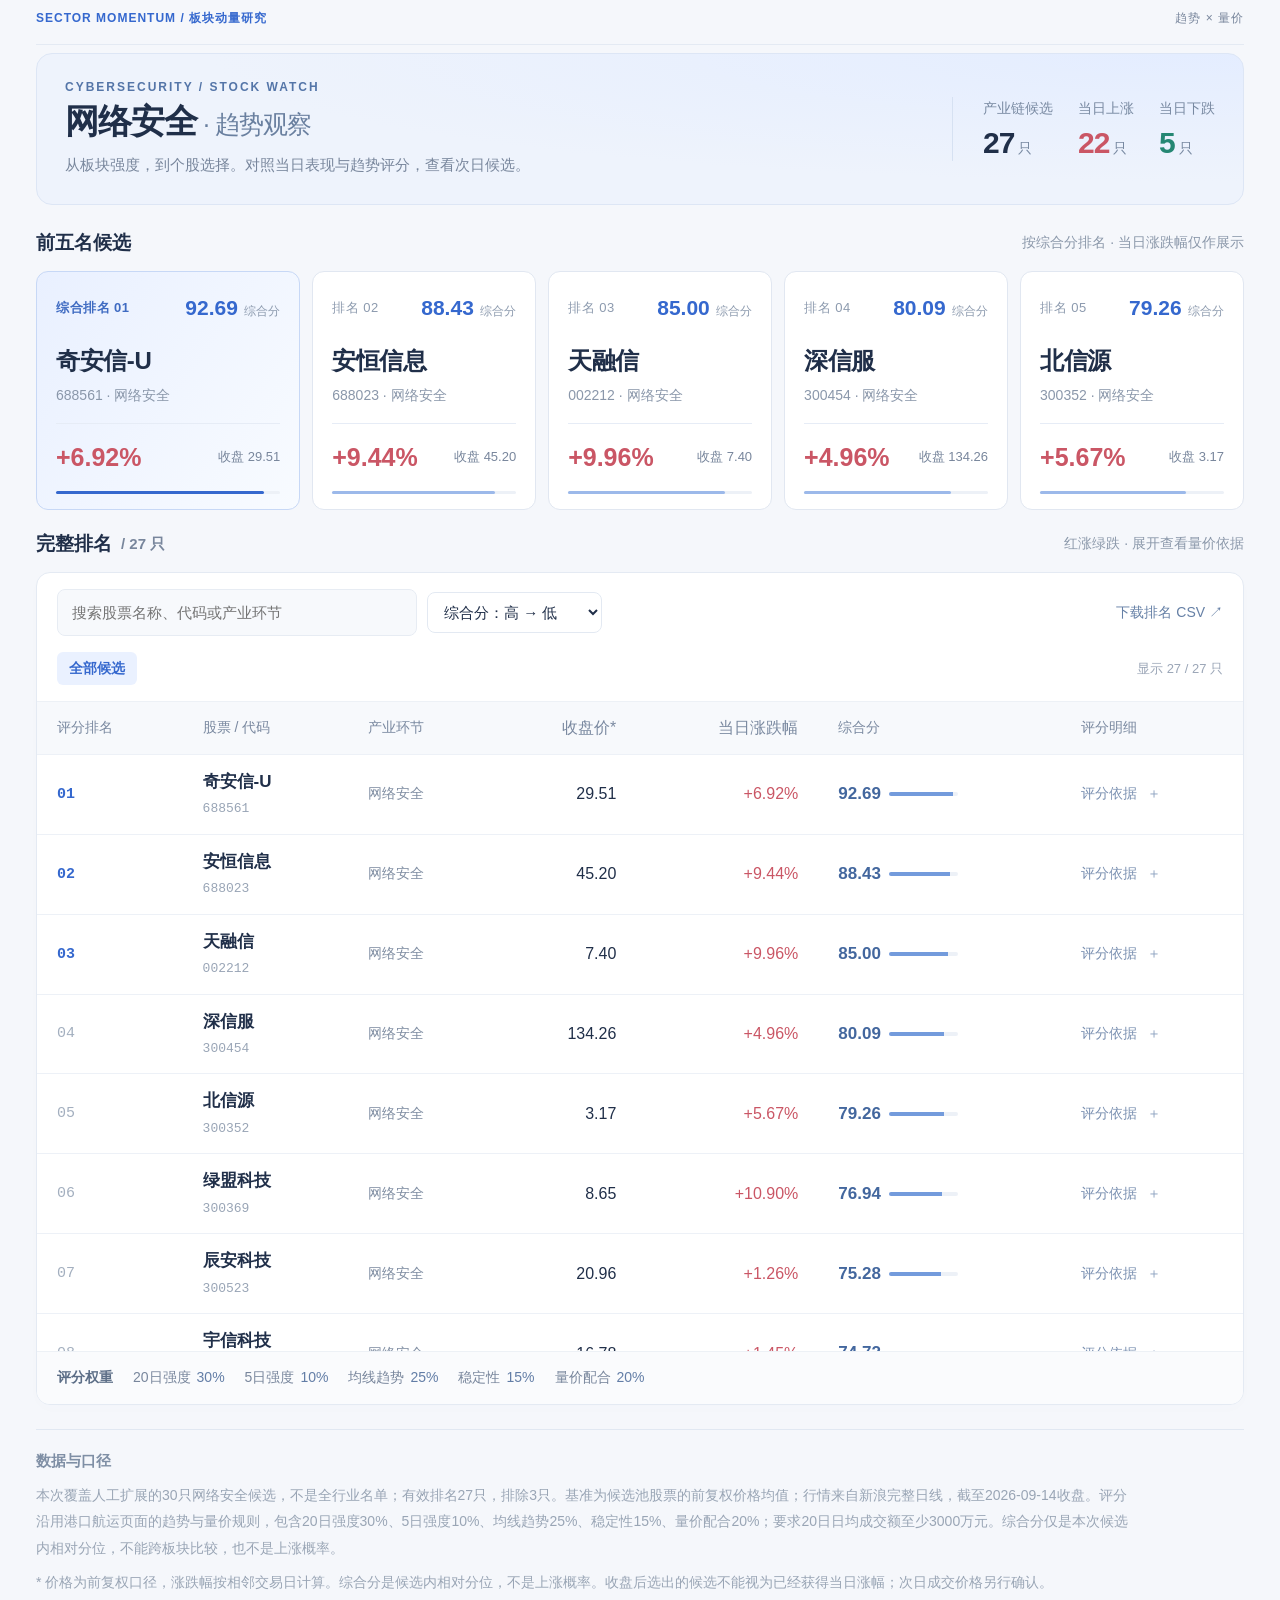
<file: reports/cybersecurity/ranking.html>
<!doctype html><html lang="zh-CN"><head><meta charset="utf-8"><meta name="viewport" content="width=device-width,initial-scale=1"><title>网络安全 · 趋势观察</title><style>
:root{--ink:#203349;--muted:#64778b;--blue:#245dae;--line:#dbe4ee;--bg:#f2f6fb;--up:#c83c4d;--down:#198169}*{box-sizing:border-box}body{margin:0;background:var(--bg);color:var(--ink);font:14px/1.6 -apple-system,BlinkMacSystemFont,"PingFang SC","Microsoft YaHei",sans-serif}main{max-width:1440px;margin:auto;padding:32px 40px 60px}.brand{display:flex;justify-content:space-between;border-bottom:1px solid var(--line);padding-bottom:16px;color:var(--muted);font-size:12px;letter-spacing:1px}.brand b{color:var(--blue)}header{display:flex;align-items:end;justify-content:space-between;gap:24px;margin:36px 0 26px}h1{font-size:38px;line-height:1.2;letter-spacing:-1px;margin:0 0 12px}h1 em{font-style:normal;color:var(--blue)}p{color:var(--muted);margin:8px 0}.date{white-space:nowrap;background:#e5edf8;border:1px solid #d0dff0;padding:9px 16px;border-radius:24px;color:var(--blue)}h2{font-size:19px;margin:0}.section-head{display:flex;align-items:center;justify-content:space-between;margin:26px 0 14px}.section-head span{font-size:12px;color:var(--muted)}.picks{display:grid;grid-template-columns:repeat(5,1fr);gap:12px}article{background:white;border:1px solid var(--line);border-top:3px solid #9db8da;border-radius:8px;padding:18px}article:first-child{border-top-color:var(--blue)}.pick-head{display:flex;justify-content:space-between;color:var(--muted);font-size:11px}.pick-head b{color:var(--blue);font-size:16px}.pick-head small{font-weight:400;font-size:10px}h3{font-size:22px;margin:19px 0 2px}article p{font-size:11px;min-height:35px}.pick-price{display:flex;align-items:end;justify-content:space-between;gap:5px;border-top:1px solid var(--line);padding-top:14px;margin-top:12px}.pick-price strong{font-size:23px;font-variant-numeric:tabular-nums}.pick-price span{font-size:11px;color:var(--muted)}.up{color:var(--up)}.down{color:var(--down)}.flat{color:var(--muted)}.panel{background:white;border:1px solid var(--line);border-radius:10px;overflow:hidden}.toolbar{display:flex;gap:12px;padding:18px;align-items:center;border-bottom:1px solid var(--line)}input,select{font:inherit;padding:9px 12px;border:1px solid #c8d6e5;border-radius:6px;background:white;color:var(--ink)}input{width:280px}a{color:var(--blue)}.toolbar a{margin-left:auto}input:focus-visible,select:focus-visible,summary:focus-visible,a:focus-visible{outline:3px solid #87b0e5;outline-offset:3px}.scroll{overflow:auto}table{width:100%;border-collapse:collapse;text-align:left}th{background:#f6f8fc;font-weight:500;color:var(--muted);font-size:12px;white-space:nowrap}th,td{padding:15px 18px;border-bottom:1px solid #e9eef5}tbody tr:hover{background:#f5f9ff}td strong{font-size:15px}td small{display:block;color:var(--muted);font-size:11px}td.number{color:#8598ad;font:16px ui-monospace,SFMono-Regular,Menlo,monospace}.numeric{font-variant-numeric:tabular-nums;white-space:nowrap;text-align:right}.role{font-size:12px;color:var(--muted)}.score{width:92px;font-variant-numeric:tabular-nums}.score b{font-size:16px}.score i{display:block;width:100%;height:4px;background:linear-gradient(to right,#467cbe var(--w),#e8eef6 var(--w));border-radius:3px;margin-top:6px}summary{color:var(--blue);cursor:pointer;white-space:nowrap;font-size:12px}details[open]{min-width:260px}.breakdown{display:flex;flex-wrap:wrap;gap:12px;margin-top:12px}.breakdown span{font-size:10px;color:var(--muted)}.breakdown b{display:block;color:var(--ink);font-size:14px}details p{max-width:300px;font-size:12px}.foot{padding:24px 0;font-size:12px;max-width:1100px}.weights{display:flex;gap:18px;flex-wrap:wrap;margin:8px 0 16px;color:var(--muted);font-size:12px}.weights b{color:var(--blue);margin-left:6px}#empty{padding:24px;color:var(--muted)}[hidden]{display:none!important}@media(max-width:1100px){.picks{grid-template-columns:repeat(3,1fr)}main{padding:24px}h1{font-size:30px}}@media(max-width:650px){.picks{grid-template-columns:repeat(2,1fr)}header{display:block}.date{display:inline-block;margin-top:12px}main{padding:18px 12px}.toolbar{flex-wrap:wrap}.toolbar input{width:100%}.toolbar a{margin-left:0}h3{font-size:20px}.pick-price{display:block} .pick-price span{display:block}.brand{font-size:10px}.section-head{gap:16px}article{padding:14px}}@media print{.toolbar{display:none}main{padding:0}.scroll{overflow:visible}body{background:white}.picks{grid-template-columns:repeat(5,1fr)}}
</style><link rel="stylesheet" href="../../assets/report.css"><link rel="stylesheet" href="../../assets/ccl.css"></head><body data-stock-sector="cybersecurity"><main><div class="brand"><b>SECTOR MOMENTUM / 板块动量研究</b><span>趋势 × 量价</span></div><header><div><h1>网络安全<em> · 趋势观察</em></h1><p>从板块强度，到个股选择。对照当日表现与趋势评分，查看次日候选。</p></div><div class="date">2026-09-14 · 收盘数据</div></header><div class="section-head"><h2>前五名候选</h2><span>按综合分排名 · 当日涨跌幅仅作展示</span></div><div class="picks"><article><div class="pick-head"><span>排名 01</span><b>92.69<small> 综合分</small></b></div><h3>奇安信-U</h3><p>688561 · 网络安全</p><div class="pick-price"><strong class="up">+6.92%</strong><span>收盘 29.51</span></div></article><article><div class="pick-head"><span>排名 02</span><b>88.43<small> 综合分</small></b></div><h3>安恒信息</h3><p>688023 · 网络安全</p><div class="pick-price"><strong class="up">+9.44%</strong><span>收盘 45.20</span></div></article><article><div class="pick-head"><span>排名 03</span><b>85.00<small> 综合分</small></b></div><h3>天融信</h3><p>002212 · 网络安全</p><div class="pick-price"><strong class="up">+9.96%</strong><span>收盘 7.40</span></div></article><article><div class="pick-head"><span>排名 04</span><b>80.09<small> 综合分</small></b></div><h3>深信服</h3><p>300454 · 网络安全</p><div class="pick-price"><strong class="up">+4.96%</strong><span>收盘 134.26</span></div></article><article><div class="pick-head"><span>排名 05</span><b>79.26<small> 综合分</small></b></div><h3>北信源</h3><p>300352 · 网络安全</p><div class="pick-price"><strong class="up">+5.67%</strong><span>收盘 3.17</span></div></article></div><div class="section-head"><h2>完整排名 <span> / 27 只</span></h2><span>红涨绿跌 · 展开查看量价依据</span></div><div class="weights"><span>20日强度<b>30%</b></span><span>5日强度<b>10%</b></span><span>均线趋势<b>25%</b></span><span>稳定性<b>15%</b></span><span>量价配合<b>20%</b></span></div><div class="panel"><div class="toolbar"><input id="search" aria-label="搜索股票" placeholder="搜索股票名称、代码或产业环节"><select id="sort" aria-label="排序方式"><option value="score">综合分：高 → 低</option><option value="change">当日涨幅：高 → 低</option></select><a href="ranking.csv" download>下载排名 CSV ↗</a></div><div class="scroll"><table><thead><tr><th>评分排名</th><th>股票 / 代码</th><th>产业环节</th><th class="numeric">收盘价*</th><th class="numeric">当日涨跌幅</th><th>综合分</th><th>评分明细</th></tr></thead><tbody><tr data-name="奇安信-U 688561 网络安全" data-score="92.68518518518519" data-change="0.0692028985507247"><td class="number">01</td><td><strong>奇安信-U</strong><small>688561</small></td><td class="role">网络安全</td><td class="numeric">29.51</td><td class="numeric up">+6.92%</td><td><div class="score"><b>92.69</b><i style="--w:92.68518518518519%"></i></div></td><td><details><summary>评分依据</summary><div class="breakdown"><span>20日强度<b>88.9</b></span><span>5日强度<b>88.9</b></span><span>均线趋势<b>90.7</b></span><span>稳定性<b>96.3</b></span><span>量价配合<b>100.0</b></span></div><p>放量突破此前20日高点 +30；近10日上涨日均量/下跌日均量≥1.2 +20</p></details></td></tr><tr data-name="安恒信息 688023 网络安全" data-score="88.42592592592592" data-change="0.09443099273607758"><td class="number">02</td><td><strong>安恒信息</strong><small>688023</small></td><td class="role">网络安全</td><td class="numeric">45.20</td><td class="numeric up">+9.44%</td><td><div class="score"><b>88.43</b><i style="--w:88.42592592592592%"></i></div></td><td><details><summary>评分依据</summary><div class="breakdown"><span>20日强度<b>92.6</b></span><span>5日强度<b>85.2</b></span><span>均线趋势<b>90.7</b></span><span>稳定性<b>92.6</b></span><span>量价配合<b>77.8</b></span></div><p>近10日上涨日均量/下跌日均量≥1.2 +20</p></details></td></tr><tr data-name="天融信 002212 网络安全" data-score="85.0" data-change="0.09955423476968805"><td class="number">03</td><td><strong>天融信</strong><small>002212</small></td><td class="role">网络安全</td><td class="numeric">7.40</td><td class="numeric up">+9.96%</td><td><div class="score"><b>85.00</b><i style="--w:85.0%"></i></div></td><td><details><summary>评分依据</summary><div class="breakdown"><span>20日强度<b>96.3</b></span><span>5日强度<b>96.3</b></span><span>均线趋势<b>70.4</b></span><span>稳定性<b>88.9</b></span><span>量价配合<b>77.8</b></span></div><p>近10日上涨日均量/下跌日均量≥1.2 +20</p></details></td></tr><tr data-name="深信服 300454 网络安全" data-score="80.0925925925926" data-change="0.04964428113517316"><td class="number">04</td><td><strong>深信服</strong><small>300454</small></td><td class="role">网络安全</td><td class="numeric">134.26</td><td class="numeric up">+4.96%</td><td><div class="score"><b>80.09</b><i style="--w:80.0925925925926%"></i></div></td><td><details><summary>评分依据</summary><div class="breakdown"><span>20日强度<b>81.5</b></span><span>5日强度<b>51.9</b></span><span>均线趋势<b>90.7</b></span><span>稳定性<b>81.5</b></span><span>量价配合<b>77.8</b></span></div><p>近10日上涨日均量/下跌日均量≥1.2 +20</p></details></td></tr><tr data-name="北信源 300352 网络安全" data-score="79.25925925925927" data-change="0.05666666666666664"><td class="number">05</td><td><strong>北信源</strong><small>300352</small></td><td class="role">网络安全</td><td class="numeric">3.17</td><td class="numeric up">+5.67%</td><td><div class="score"><b>79.26</b><i style="--w:79.25925925925927%"></i></div></td><td><details><summary>评分依据</summary><div class="breakdown"><span>20日强度<b>100.0</b></span><span>5日强度<b>100.0</b></span><span>均线趋势<b>70.4</b></span><span>稳定性<b>100.0</b></span><span>量价配合<b>33.3</b></span></div><p>近10日上涨日均量/下跌日均量≥1.2 +20；明显放量且上影占振幅至少一半 -20</p></details></td></tr><tr data-name="绿盟科技 300369 网络安全" data-score="76.94444444444444" data-change="0.10897435897435903"><td class="number">06</td><td><strong>绿盟科技</strong><small>300369</small></td><td class="role">网络安全</td><td class="numeric">8.65</td><td class="numeric up">+10.90%</td><td><div class="score"><b>76.94</b><i style="--w:76.94444444444444%"></i></div></td><td><details><summary>评分依据</summary><div class="breakdown"><span>20日强度<b>85.2</b></span><span>5日强度<b>92.6</b></span><span>均线趋势<b>90.7</b></span><span>稳定性<b>85.2</b></span><span>量价配合<b>33.3</b></span></div><p>未触发量价加减分（中性50分）</p></details></td></tr><tr data-name="辰安科技 300523 网络安全" data-score="75.27777777777779" data-change="0.012560386473430052"><td class="number">07</td><td><strong>辰安科技</strong><small>300523</small></td><td class="role">网络安全</td><td class="numeric">20.96</td><td class="numeric up">+1.26%</td><td><div class="score"><b>75.28</b><i style="--w:75.27777777777779%"></i></div></td><td><details><summary>评分依据</summary><div class="breakdown"><span>20日强度<b>70.4</b></span><span>5日强度<b>59.3</b></span><span>均线趋势<b>90.7</b></span><span>稳定性<b>66.7</b></span><span>量价配合<b>77.8</b></span></div><p>近10日上涨日均量/下跌日均量≥1.2 +20</p></details></td></tr><tr data-name="宇信科技 300674 网络安全" data-score="74.72222222222223" data-change="0.0145102781136639"><td class="number">08</td><td><strong>宇信科技</strong><small>300674</small></td><td class="role">网络安全</td><td class="numeric">16.78</td><td class="numeric up">+1.45%</td><td><div class="score"><b>74.72</b><i style="--w:74.72222222222223%"></i></div></td><td><details><summary>评分依据</summary><div class="breakdown"><span>20日强度<b>77.8</b></span><span>5日强度<b>25.9</b></span><span>均线趋势<b>90.7</b></span><span>稳定性<b>70.4</b></span><span>量价配合<b>77.8</b></span></div><p>近10日上涨日均量/下跌日均量≥1.2 +20</p></details></td></tr><tr data-name="中孚信息 300659 网络安全" data-score="65.74074074074075" data-change="0.0762376237623763"><td class="number">09</td><td><strong>中孚信息</strong><small>300659</small></td><td class="role">网络安全</td><td class="numeric">10.87</td><td class="numeric up">+7.62%</td><td><div class="score"><b>65.74</b><i style="--w:65.74074074074075%"></i></div></td><td><details><summary>评分依据</summary><div class="breakdown"><span>20日强度<b>74.1</b></span><span>5日强度<b>81.5</b></span><span>均线趋势<b>70.4</b></span><span>稳定性<b>74.1</b></span><span>量价配合<b>33.3</b></span></div><p>近10日上涨日均量/下跌日均量≥1.2 +20；明显放量且上影占振幅至少一半 -20</p></details></td></tr><tr data-name="美亚柏科 300188 网络安全" data-score="63.05555555555556" data-change="0.050545094152626424"><td class="number">10</td><td><strong>美亚柏科</strong><small>300188</small></td><td class="role">网络安全</td><td class="numeric">10.60</td><td class="numeric up">+5.05%</td><td><div class="score"><b>63.06</b><i style="--w:63.05555555555556%"></i></div></td><td><details><summary>评分依据</summary><div class="breakdown"><span>20日强度<b>63.0</b></span><span>5日强度<b>66.7</b></span><span>均线趋势<b>50.0</b></span><span>稳定性<b>63.0</b></span><span>量价配合<b>77.8</b></span></div><p>近10日上涨日均量/下跌日均量≥1.2 +20</p></details></td></tr><tr data-name="电科网安 002268 网络安全" data-score="58.24074074074074" data-change="0.05555555555555558"><td class="number">11</td><td><strong>电科网安</strong><small>002268</small></td><td class="role">网络安全</td><td class="numeric">14.63</td><td class="numeric up">+5.56%</td><td><div class="score"><b>58.24</b><i style="--w:58.24074074074074%"></i></div></td><td><details><summary>评分依据</summary><div class="breakdown"><span>20日强度<b>66.7</b></span><span>5日强度<b>74.1</b></span><span>均线趋势<b>50.0</b></span><span>稳定性<b>77.8</b></span><span>量价配合<b>33.3</b></span></div><p>近10日上涨日均量/下跌日均量≥1.2 +20；明显放量且上影占振幅至少一半 -20</p></details></td></tr><tr data-name="启明星辰 002439 网络安全" data-score="52.129629629629626" data-change="0.03609022556390973"><td class="number">12</td><td><strong>启明星辰</strong><small>002439</small></td><td class="role">网络安全</td><td class="numeric">13.78</td><td class="numeric up">+3.61%</td><td><div class="score"><b>52.13</b><i style="--w:52.129629629629626%"></i></div></td><td><details><summary>评分依据</summary><div class="breakdown"><span>20日强度<b>59.3</b></span><span>5日强度<b>63.0</b></span><span>均线趋势<b>50.0</b></span><span>稳定性<b>59.3</b></span><span>量价配合<b>33.3</b></span></div><p>近10日上涨日均量/下跌日均量≥1.2 +20；明显放量且上影占振幅至少一半 -20</p></details></td></tr><tr data-name="安控科技 300370 网络安全" data-score="51.85185185185185" data-change="-0.004566210045662045"><td class="number">13</td><td><strong>安控科技</strong><small>300370</small></td><td class="role">网络安全</td><td class="numeric">2.18</td><td class="numeric down">-0.46%</td><td><div class="score"><b>51.85</b><i style="--w:51.85185185185185%"></i></div></td><td><details><summary>评分依据</summary><div class="breakdown"><span>20日强度<b>51.9</b></span><span>5日强度<b>37.0</b></span><span>均线趋势<b>70.4</b></span><span>稳定性<b>55.6</b></span><span>量价配合<b>33.3</b></span></div><p>未触发量价加减分（中性50分）</p></details></td></tr><tr data-name="博汇科技 688004 网络安全" data-score="49.81481481481481" data-change="0.19978969505783395"><td class="number">14</td><td><strong>博汇科技</strong><small>688004</small></td><td class="role">网络安全</td><td class="numeric">22.82</td><td class="numeric up">+19.98%</td><td><div class="score"><b>49.81</b><i style="--w:49.81481481481481%"></i></div></td><td><details><summary>评分依据</summary><div class="breakdown"><span>20日强度<b>37.0</b></span><span>5日强度<b>77.8</b></span><span>均线趋势<b>70.4</b></span><span>稳定性<b>44.4</b></span><span>量价配合<b>33.3</b></span></div><p>未触发量价加减分（中性50分）</p></details></td></tr><tr data-name="南凌科技 300921 网络安全" data-score="48.61111111111111" data-change="0.03562005277044844"><td class="number">15</td><td><strong>南凌科技</strong><small>300921</small></td><td class="role">网络安全</td><td class="numeric">15.70</td><td class="numeric up">+3.56%</td><td><div class="score"><b>48.61</b><i style="--w:48.61111111111111%"></i></div></td><td><details><summary>评分依据</summary><div class="breakdown"><span>20日强度<b>48.1</b></span><span>5日强度<b>44.4</b></span><span>均线趋势<b>27.8</b></span><span>稳定性<b>48.1</b></span><span>量价配合<b>77.8</b></span></div><p>近10日上涨日均量/下跌日均量≥1.2 +20</p></details></td></tr><tr data-name="中科通达 688038 网络安全" data-score="48.425925925925924" data-change="0.00766283524904221"><td class="number">16</td><td><strong>中科通达</strong><small>688038</small></td><td class="role">网络安全</td><td class="numeric">18.41</td><td class="numeric up">+0.77%</td><td><div class="score"><b>48.43</b><i style="--w:48.425925925925924%"></i></div></td><td><details><summary>评分依据</summary><div class="breakdown"><span>20日强度<b>55.6</b></span><span>5日强度<b>48.1</b></span><span>均线趋势<b>50.0</b></span><span>稳定性<b>51.9</b></span><span>量价配合<b>33.3</b></span></div><p>未触发量价加减分（中性50分）</p></details></td></tr><tr data-name="太极股份 002368 网络安全" data-score="40.277777777777786" data-change="0.034769463340891926"><td class="number">17</td><td><strong>太极股份</strong><small>002368</small></td><td class="role">网络安全</td><td class="numeric">13.69</td><td class="numeric up">+3.48%</td><td><div class="score"><b>40.28</b><i style="--w:40.277777777777786%"></i></div></td><td><details><summary>评分依据</summary><div class="breakdown"><span>20日强度<b>40.7</b></span><span>5日强度<b>40.7</b></span><span>均线趋势<b>9.3</b></span><span>稳定性<b>40.7</b></span><span>量价配合<b>77.8</b></span></div><p>近10日上涨日均量/下跌日均量≥1.2 +20</p></details></td></tr><tr data-name="财富趋势 688318 网络安全" data-score="40.092592592592595" data-change="-0.010781671159029615"><td class="number">18</td><td><strong>财富趋势</strong><small>688318</small></td><td class="role">网络安全</td><td class="numeric">73.40</td><td class="numeric down">-1.08%</td><td><div class="score"><b>40.09</b><i style="--w:40.092592592592595%"></i></div></td><td><details><summary>评分依据</summary><div class="breakdown"><span>20日强度<b>22.2</b></span><span>5日强度<b>3.7</b></span><span>均线趋势<b>50.0</b></span><span>稳定性<b>33.3</b></span><span>量价配合<b>77.8</b></span></div><p>近10日上涨日均量/下跌日均量≥1.2 +20</p></details></td></tr><tr data-name="海康威视 002415 网络安全" data-score="33.24074074074073" data-change="-0.002706766917293324"><td class="number">19</td><td><strong>海康威视</strong><small>002415</small></td><td class="role">网络安全</td><td class="numeric">33.16</td><td class="numeric down">-0.27%</td><td><div class="score"><b>33.24</b><i style="--w:33.24074074074073%"></i></div></td><td><details><summary>评分依据</summary><div class="breakdown"><span>20日强度<b>44.4</b></span><span>5日强度<b>18.5</b></span><span>均线趋势<b>27.8</b></span><span>稳定性<b>29.6</b></span><span>量价配合<b>33.3</b></span></div><p>未触发量价加减分（中性50分）</p></details></td></tr><tr data-name="彩讯股份 300634 网络安全" data-score="32.5" data-change="0.011064278187565835"><td class="number">20</td><td><strong>彩讯股份</strong><small>300634</small></td><td class="role">网络安全</td><td class="numeric">19.19</td><td class="numeric up">+1.11%</td><td><div class="score"><b>32.50</b><i style="--w:32.5%"></i></div></td><td><details><summary>评分依据</summary><div class="breakdown"><span>20日强度<b>18.5</b></span><span>5日强度<b>22.2</b></span><span>均线趋势<b>27.8</b></span><span>稳定性<b>14.8</b></span><span>量价配合<b>77.8</b></span></div><p>近10日上涨日均量/下跌日均量≥1.2 +20</p></details></td></tr><tr data-name="迪普科技 300768 网络安全" data-score="30.83333333333333" data-change="0.036236933797909376"><td class="number">21</td><td><strong>迪普科技</strong><small>300768</small></td><td class="role">网络安全</td><td class="numeric">14.87</td><td class="numeric up">+3.62%</td><td><div class="score"><b>30.83</b><i style="--w:30.83333333333333%"></i></div></td><td><details><summary>评分依据</summary><div class="breakdown"><span>20日强度<b>29.6</b></span><span>5日强度<b>55.6</b></span><span>均线趋势<b>27.8</b></span><span>稳定性<b>18.5</b></span><span>量价配合<b>33.3</b></span></div><p>近10日上涨日均量/下跌日均量≥1.2 +20；明显放量且上影占振幅至少一半 -20</p></details></td></tr><tr data-name="安博通 688168 网络安全" data-score="30.64814814814815" data-change="0.05568117580553977"><td class="number">22</td><td><strong>安博通</strong><small>688168</small></td><td class="role">网络安全</td><td class="numeric">37.35</td><td class="numeric up">+5.57%</td><td><div class="score"><b>30.65</b><i style="--w:30.64814814814815%"></i></div></td><td><details><summary>评分依据</summary><div class="breakdown"><span>20日强度<b>33.3</b></span><span>5日强度<b>70.4</b></span><span>均线趋势<b>27.8</b></span><span>稳定性<b>37.0</b></span><span>量价配合<b>5.6</b></span></div><p>明显放量且上影占振幅至少一半 -20</p></details></td></tr><tr data-name="拓尔思 300229 网络安全" data-score="28.61111111111111" data-change="0.01953125"><td class="number">23</td><td><strong>拓尔思</strong><small>300229</small></td><td class="role">网络安全</td><td class="numeric">13.05</td><td class="numeric up">+1.95%</td><td><div class="score"><b>28.61</b><i style="--w:28.61111111111111%"></i></div></td><td><details><summary>评分依据</summary><div class="breakdown"><span>20日强度<b>14.8</b></span><span>5日强度<b>29.6</b></span><span>均线趋势<b>9.3</b></span><span>稳定性<b>22.2</b></span><span>量价配合<b>77.8</b></span></div><p>近10日上涨日均量/下跌日均量≥1.2 +20</p></details></td></tr><tr data-name="易联众 300096 网络安全" data-score="26.01851851851852" data-change="-0.003401360544217802"><td class="number">24</td><td><strong>易联众</strong><small>300096</small></td><td class="role">网络安全</td><td class="numeric">8.79</td><td class="numeric down">-0.34%</td><td><div class="score"><b>26.02</b><i style="--w:26.01851851851852%"></i></div></td><td><details><summary>评分依据</summary><div class="breakdown"><span>20日强度<b>25.9</b></span><span>5日强度<b>7.4</b></span><span>均线趋势<b>27.8</b></span><span>稳定性<b>25.9</b></span><span>量价配合<b>33.3</b></span></div><p>未触发量价加减分（中性50分）</p></details></td></tr><tr data-name="紫光股份 000938 网络安全" data-score="23.055555555555557" data-change="-0.003349573690621388"><td class="number">25</td><td><strong>紫光股份</strong><small>000938</small></td><td class="role">网络安全</td><td class="numeric">32.73</td><td class="numeric down">-0.33%</td><td><div class="score"><b>23.06</b><i style="--w:23.055555555555557%"></i></div></td><td><details><summary>评分依据</summary><div class="breakdown"><span>20日强度<b>3.7</b></span><span>5日强度<b>11.1</b></span><span>均线趋势<b>50.0</b></span><span>稳定性<b>11.1</b></span><span>量价配合<b>33.3</b></span></div><p>未触发量价加减分（中性50分）</p></details></td></tr><tr data-name="东方国信 300166 网络安全" data-score="13.796296296296294" data-change="0.00502092050209213"><td class="number">26</td><td><strong>东方国信</strong><small>300166</small></td><td class="role">网络安全</td><td class="numeric">12.01</td><td class="numeric up">+0.50%</td><td><div class="score"><b>13.80</b><i style="--w:13.796296296296294%"></i></div></td><td><details><summary>评分依据</summary><div class="breakdown"><span>20日强度<b>7.4</b></span><span>5日强度<b>14.8</b></span><span>均线趋势<b>9.3</b></span><span>稳定性<b>7.4</b></span><span>量价配合<b>33.3</b></span></div><p>未触发量价加减分（中性50分）</p></details></td></tr><tr data-name="奥飞数据 300738 网络安全" data-score="10.648148148148147" data-change="0.014606155451225789"><td class="number">27</td><td><strong>奥飞数据</strong><small>300738</small></td><td class="role">网络安全</td><td class="numeric">19.45</td><td class="numeric up">+1.46%</td><td><div class="score"><b>10.65</b><i style="--w:10.648148148148147%"></i></div></td><td><details><summary>评分依据</summary><div class="breakdown"><span>20日强度<b>11.1</b></span><span>5日强度<b>33.3</b></span><span>均线趋势<b>9.3</b></span><span>稳定性<b>3.7</b></span><span>量价配合<b>5.6</b></span></div><p>近10日下跌日均量占优 -20</p></details></td></tr></tbody></table></div><p id="empty" hidden>没有匹配的股票，请更换关键词。</p></div><div class="foot"><strong>数据与口径</strong><p>本次覆盖人工扩展的30只网络安全候选，不是全行业名单；有效排名27只，排除3只。基准为候选池股票的前复权价格均值；行情来自新浪完整日线，截至2026-09-14收盘。评分沿用港口航运页面的趋势与量价规则，包含20日强度30%、5日强度10%、均线趋势25%、稳定性15%、量价配合20%；要求20日日均成交额至少3000万元。综合分仅是本次候选内相对分位，不能跨板块比较，也不是上涨概率。</p><p>* 价格为前复权口径，涨跌幅按相邻交易日计算。综合分是候选内相对分位，不是上涨概率。收盘后选出的候选不能视为已经获得当日涨幅；次日成交价格另行确认。</p></div></main><script>const body=document.querySelector('tbody'),rows=[...body.rows];function update(){const q=document.getElementById('search').value.trim().toLowerCase(),key=document.getElementById('sort').value;rows.sort((a,b)=>Number(b.dataset[key])-Number(a.dataset[key]));rows.forEach(r=>{r.hidden=!r.dataset.name.toLowerCase().includes(q);body.append(r)});document.getElementById('empty').hidden=rows.some(r=>!r.hidden)}document.getElementById('search').addEventListener('input',update);document.getElementById('sort').addEventListener('change',update);</script></body><script src="../../assets/report.js"></script><script src="../../assets/ccl.js"></script></html>
</file>
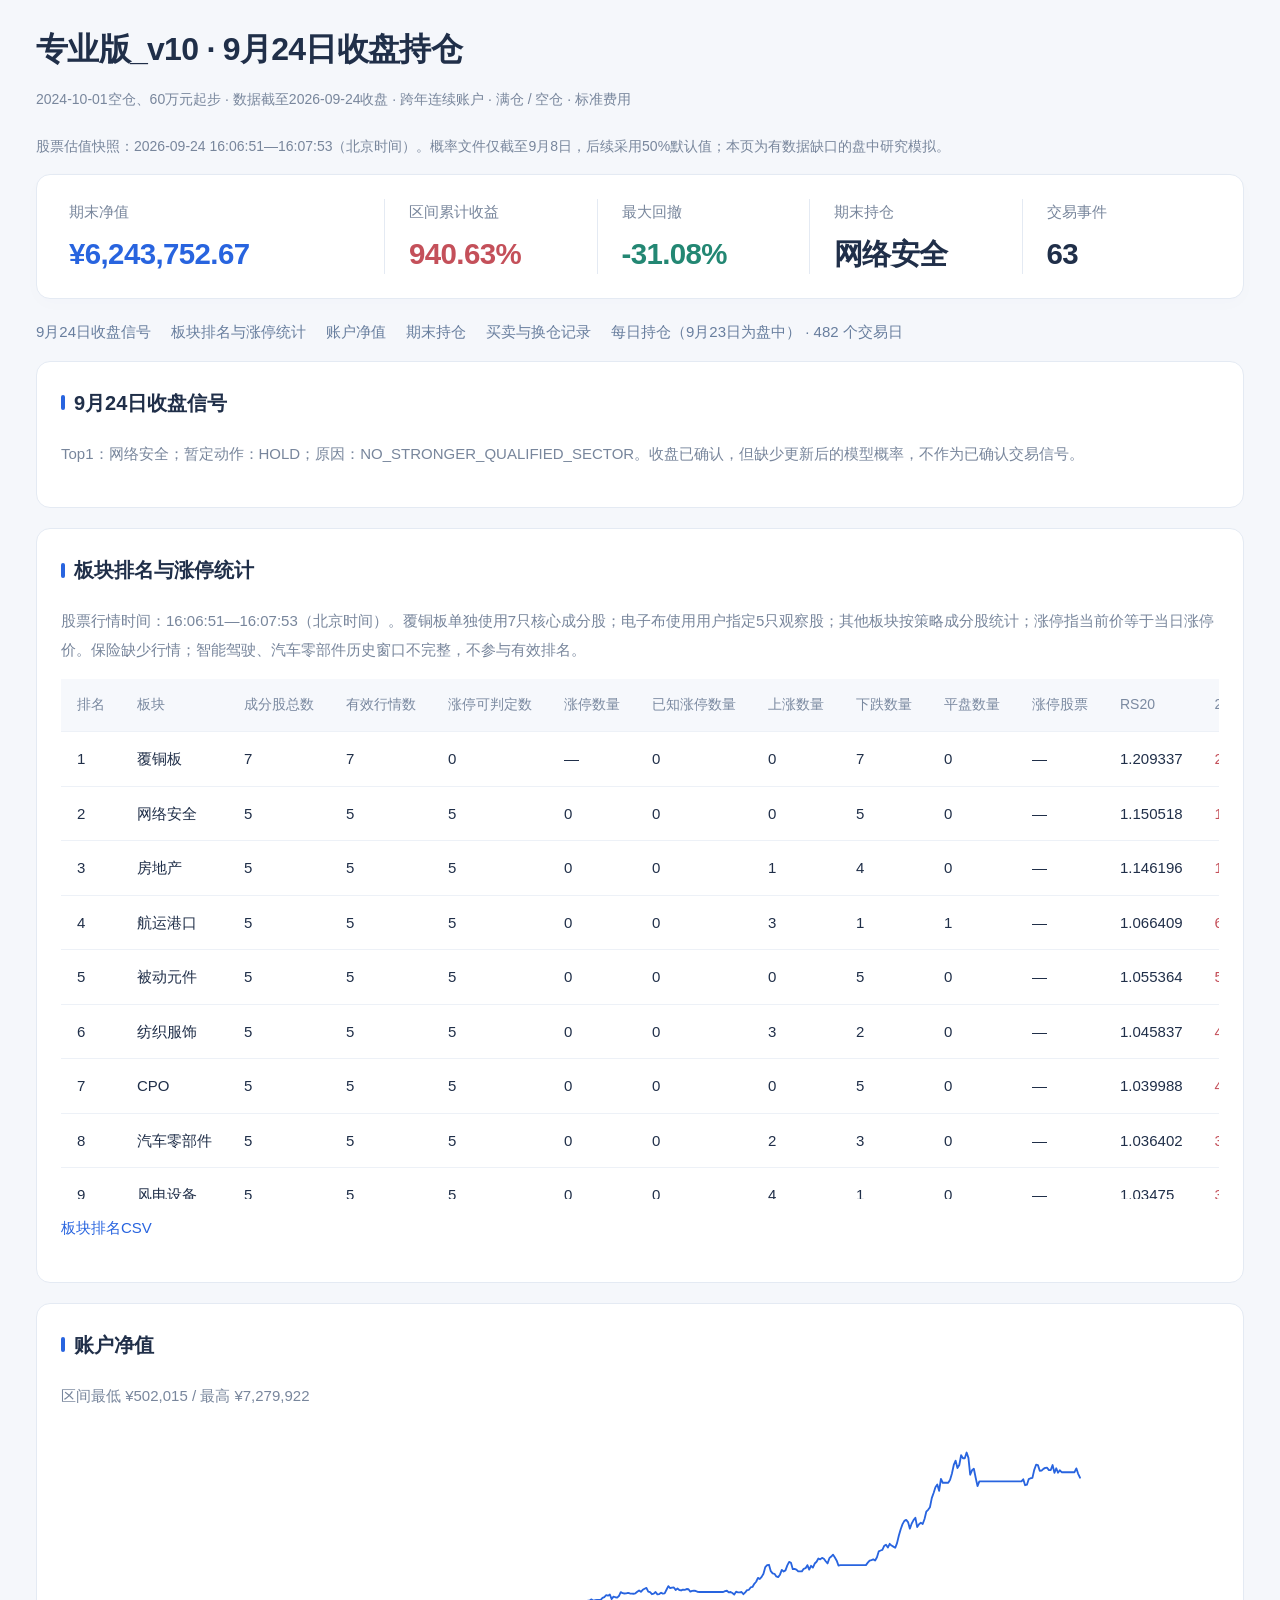
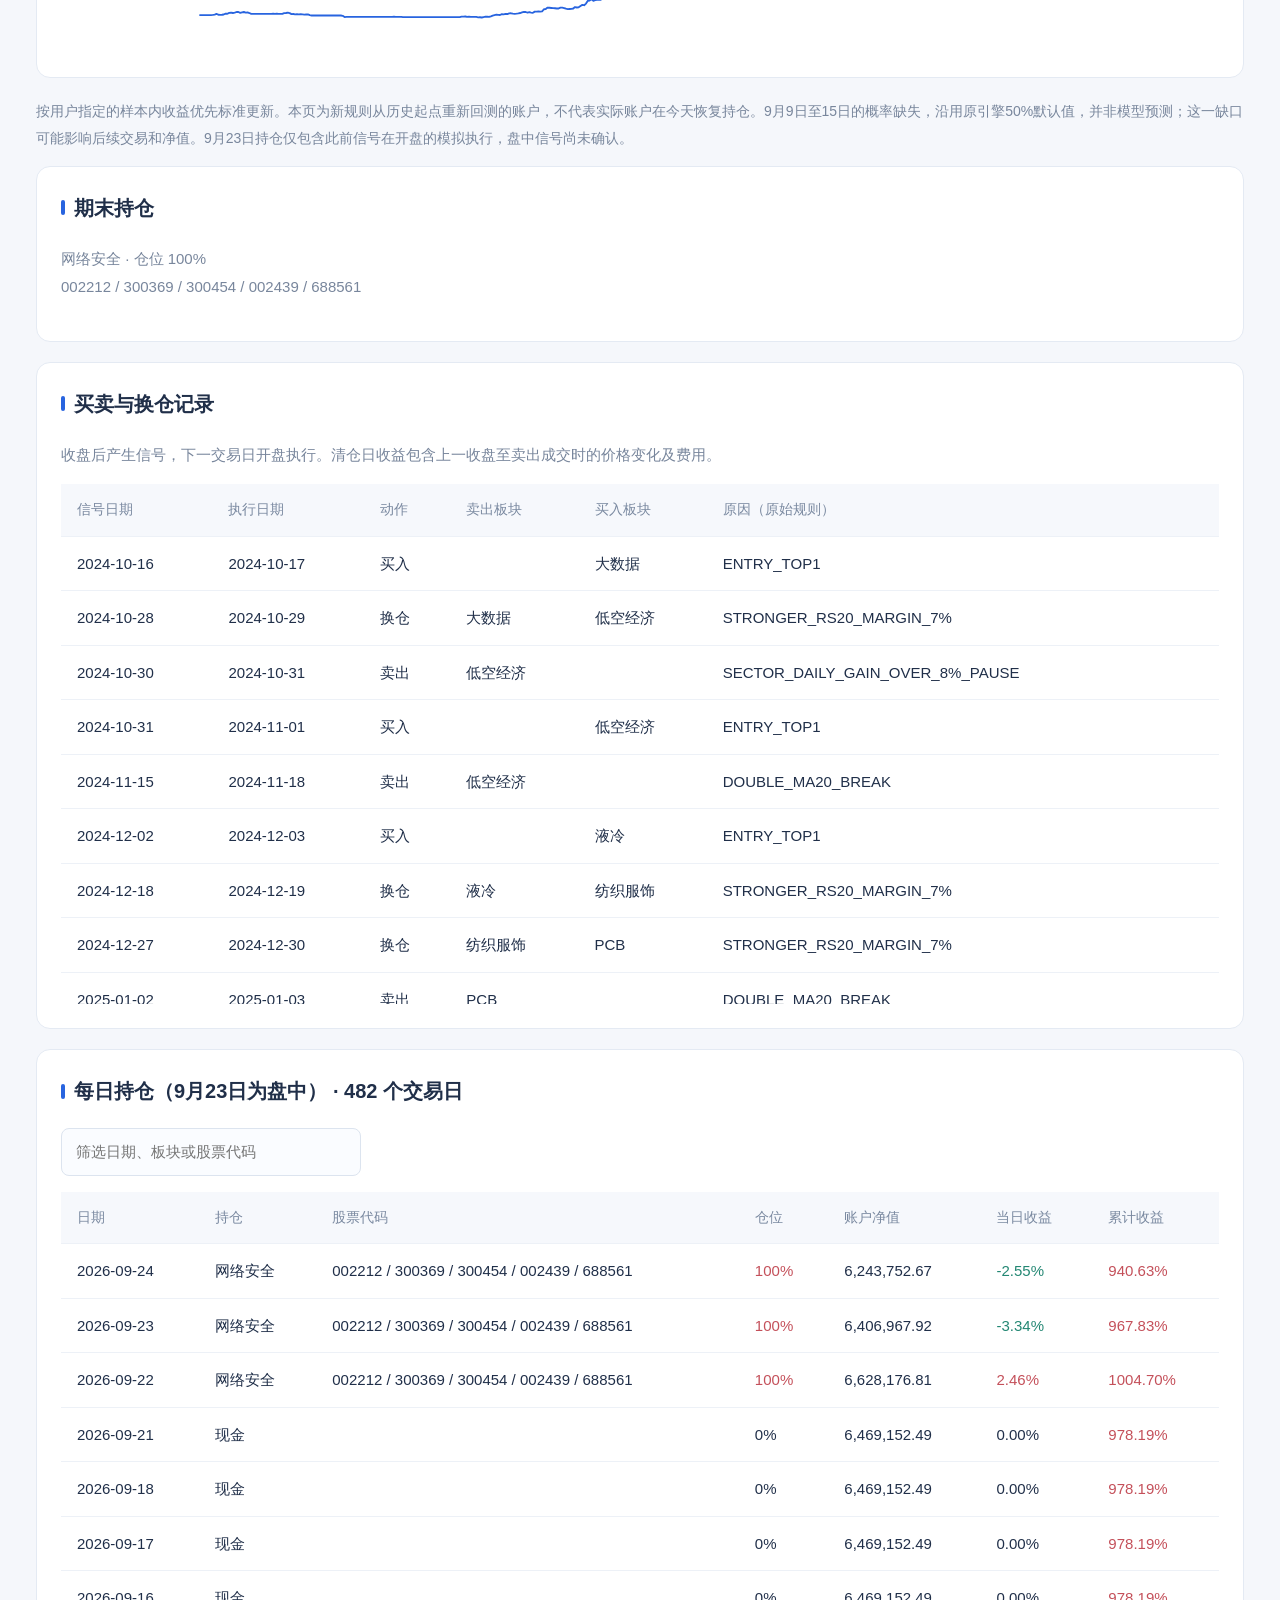
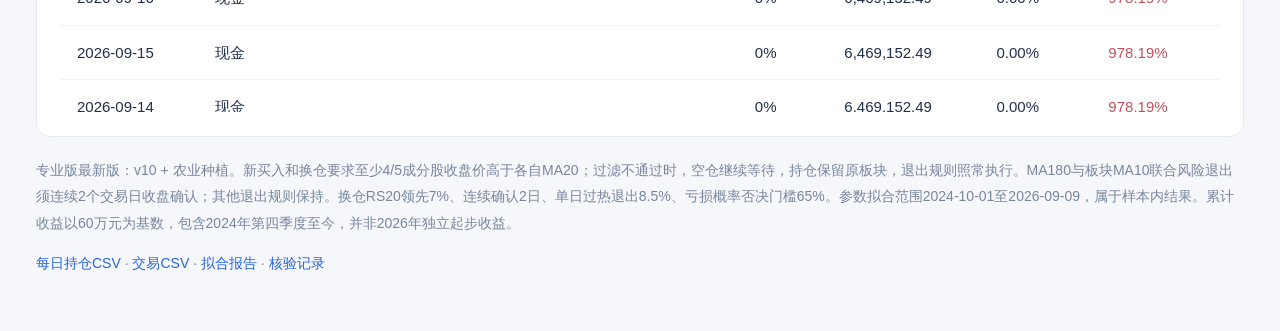
<file: reports/professional/professional_holdings.html>
<!doctype html><html lang="zh-CN"><head><meta charset="utf-8"><meta name="viewport" content="width=device-width,initial-scale=1"><title>专业版_v10 · 9月24日收盘持仓</title><style>body{margin:0;background:#f4f6f8;color:#182638;font:15px -apple-system,BlinkMacSystemFont,"PingFang SC",sans-serif}main{max-width:1280px;margin:auto;padding:32px 24px}h1{font-size:32px;margin-bottom:10px}p{line-height:1.8;color:#526174}.metrics{display:flex;gap:28px;flex-wrap:wrap;padding:24px 0}.metrics b{display:block;font-size:27px;color:#182638;margin-top:8px}section{background:white;padding:24px;margin:20px 0;border:1px solid #dde4eb;border-radius:10px}.scroll{overflow:auto;max-height:650px}table{border-collapse:collapse;width:100%;white-space:nowrap;font-size:13px}th,td{padding:12px;text-align:left;border-bottom:1px solid #e7ecf1}th{background:#edf2f7;position:sticky;top:0}input{padding:10px;width:280px;max-width:90%;border:1px solid #b8c5d3;border-radius:5px;margin-bottom:16px}svg{width:100%;height:240px}a{color:#166a9e}</style><link rel="stylesheet" href="../../assets/report.css"></head><body><main>
 <h1>专业版_v10 · 9月24日收盘持仓</h1><p>2024-10-01空仓、60万元起步 · 数据截至2026-09-24收盘 · 跨年连续账户 · 满仓 / 空仓 · 标准费用</p>
 <p>股票估值快照：2026-09-24 16:06:51—16:07:53（北京时间）。概率文件仅截至9月8日，后续采用50%默认值；本页为有数据缺口的盘中研究模拟。</p><div class="metrics"><div>期末净值<b>¥6,243,752.67</b></div><div>区间累计收益<b>940.63%</b></div><div>最大回撤<b>-31.08%</b></div><div>期末持仓<b>网络安全</b></div><div>交易事件<b>63</b></div></div>
 <section><h2>9月24日收盘信号</h2><p>Top1：网络安全；暂定动作：HOLD；原因：NO_STRONGER_QUALIFIED_SECTOR。收盘已确认，但缺少更新后的模型概率，不作为已确认交易信号。</p></section><section><h2>板块排名与涨停统计</h2><p>股票行情时间：16:06:51—16:07:53（北京时间）。覆铜板单独使用7只核心成分股；电子布使用用户指定5只观察股；其他板块按策略成分股统计；涨停指当前价等于当日涨停价。保险缺少行情；智能驾驶、汽车零部件历史窗口不完整，不参与有效排名。</p><div class="scroll"><table class="dataframe">
  <thead>
    <tr style="text-align: right;">
      <th>排名</th>
      <th>板块</th>
      <th>成分股总数</th>
      <th>有效行情数</th>
      <th>涨停可判定数</th>
      <th>涨停数量</th>
      <th>已知涨停数量</th>
      <th>上涨数量</th>
      <th>下跌数量</th>
      <th>平盘数量</th>
      <th>涨停股票</th>
      <th>RS20</th>
      <th>20日涨幅</th>
      <th>今日涨幅</th>
      <th>MA20上方比例</th>
      <th>基础趋势合格</th>
      <th>v10宽度合格</th>
      <th>缺失成分股</th>
      <th>产业链去重后候选</th>
    </tr>
  </thead>
  <tbody>
    <tr>
      <td>1</td>
      <td>覆铜板</td>
      <td>7</td>
      <td>7</td>
      <td>0</td>
      <td>—</td>
      <td>0</td>
      <td>0</td>
      <td>7</td>
      <td>0</td>
      <td>—</td>
      <td>1.209337</td>
      <td>20.93%</td>
      <td>-6.25%</td>
      <td>57.14%</td>
      <td>True</td>
      <td>False</td>
      <td>—</td>
      <td>True</td>
    </tr>
    <tr>
      <td>2</td>
      <td>网络安全</td>
      <td>5</td>
      <td>5</td>
      <td>5</td>
      <td>0</td>
      <td>0</td>
      <td>0</td>
      <td>5</td>
      <td>0</td>
      <td>—</td>
      <td>1.150518</td>
      <td>15.05%</td>
      <td>-2.54%</td>
      <td>100.00%</td>
      <td>True</td>
      <td>True</td>
      <td>—</td>
      <td>True</td>
    </tr>
    <tr>
      <td>3</td>
      <td>房地产</td>
      <td>5</td>
      <td>5</td>
      <td>5</td>
      <td>0</td>
      <td>0</td>
      <td>1</td>
      <td>4</td>
      <td>0</td>
      <td>—</td>
      <td>1.146196</td>
      <td>14.62%</td>
      <td>-3.76%</td>
      <td>100.00%</td>
      <td>True</td>
      <td>True</td>
      <td>—</td>
      <td>True</td>
    </tr>
    <tr>
      <td>4</td>
      <td>航运港口</td>
      <td>5</td>
      <td>5</td>
      <td>5</td>
      <td>0</td>
      <td>0</td>
      <td>3</td>
      <td>1</td>
      <td>1</td>
      <td>—</td>
      <td>1.066409</td>
      <td>6.64%</td>
      <td>0.60%</td>
      <td>60.00%</td>
      <td>False</td>
      <td>False</td>
      <td>—</td>
      <td>False</td>
    </tr>
    <tr>
      <td>5</td>
      <td>被动元件</td>
      <td>5</td>
      <td>5</td>
      <td>5</td>
      <td>0</td>
      <td>0</td>
      <td>0</td>
      <td>5</td>
      <td>0</td>
      <td>—</td>
      <td>1.055364</td>
      <td>5.54%</td>
      <td>-5.01%</td>
      <td>80.00%</td>
      <td>False</td>
      <td>True</td>
      <td>—</td>
      <td>False</td>
    </tr>
    <tr>
      <td>6</td>
      <td>纺织服饰</td>
      <td>5</td>
      <td>5</td>
      <td>5</td>
      <td>0</td>
      <td>0</td>
      <td>3</td>
      <td>2</td>
      <td>0</td>
      <td>—</td>
      <td>1.045837</td>
      <td>4.58%</td>
      <td>0.76%</td>
      <td>20.00%</td>
      <td>False</td>
      <td>False</td>
      <td>—</td>
      <td>False</td>
    </tr>
    <tr>
      <td>7</td>
      <td>CPO</td>
      <td>5</td>
      <td>5</td>
      <td>5</td>
      <td>0</td>
      <td>0</td>
      <td>0</td>
      <td>5</td>
      <td>0</td>
      <td>—</td>
      <td>1.039988</td>
      <td>4.00%</td>
      <td>-3.21%</td>
      <td>80.00%</td>
      <td>False</td>
      <td>True</td>
      <td>—</td>
      <td>False</td>
    </tr>
    <tr>
      <td>8</td>
      <td>汽车零部件</td>
      <td>5</td>
      <td>5</td>
      <td>5</td>
      <td>0</td>
      <td>0</td>
      <td>2</td>
      <td>3</td>
      <td>0</td>
      <td>—</td>
      <td>1.036402</td>
      <td>3.64%</td>
      <td>1.47%</td>
      <td>40.00%</td>
      <td>False</td>
      <td>False</td>
      <td>—</td>
      <td>False</td>
    </tr>
    <tr>
      <td>9</td>
      <td>风电设备</td>
      <td>5</td>
      <td>5</td>
      <td>5</td>
      <td>0</td>
      <td>0</td>
      <td>4</td>
      <td>1</td>
      <td>0</td>
      <td>—</td>
      <td>1.03475</td>
      <td>3.48%</td>
      <td>2.62%</td>
      <td>40.00%</td>
      <td>False</td>
      <td>False</td>
      <td>—</td>
      <td>False</td>
    </tr>
    <tr>
      <td>10</td>
      <td>银行</td>
      <td>5</td>
      <td>5</td>
      <td>5</td>
      <td>0</td>
      <td>0</td>
      <td>5</td>
      <td>0</td>
      <td>0</td>
      <td>—</td>
      <td>1.031205</td>
      <td>3.12%</td>
      <td>0.36%</td>
      <td>60.00%</td>
      <td>False</td>
      <td>False</td>
      <td>—</td>
      <td>False</td>
    </tr>
    <tr>
      <td>11</td>
      <td>电子布</td>
      <td>5</td>
      <td>5</td>
      <td>5</td>
      <td>0</td>
      <td>0</td>
      <td>0</td>
      <td>5</td>
      <td>0</td>
      <td>—</td>
      <td>1.028467</td>
      <td>2.85%</td>
      <td>-5.26%</td>
      <td>60.00%</td>
      <td>False</td>
      <td>False</td>
      <td>—</td>
      <td>True</td>
    </tr>
    <tr>
      <td>12</td>
      <td>电力</td>
      <td>5</td>
      <td>5</td>
      <td>5</td>
      <td>0</td>
      <td>0</td>
      <td>4</td>
      <td>1</td>
      <td>0</td>
      <td>—</td>
      <td>1.025509</td>
      <td>2.55%</td>
      <td>2.04%</td>
      <td>60.00%</td>
      <td>False</td>
      <td>False</td>
      <td>—</td>
      <td>False</td>
    </tr>
    <tr>
      <td>13</td>
      <td>AI医疗</td>
      <td>5</td>
      <td>5</td>
      <td>5</td>
      <td>0</td>
      <td>0</td>
      <td>0</td>
      <td>4</td>
      <td>1</td>
      <td>—</td>
      <td>1.018244</td>
      <td>1.82%</td>
      <td>-1.96%</td>
      <td>20.00%</td>
      <td>False</td>
      <td>False</td>
      <td>—</td>
      <td>False</td>
    </tr>
    <tr>
      <td>14</td>
      <td>传媒</td>
      <td>5</td>
      <td>5</td>
      <td>5</td>
      <td>0</td>
      <td>0</td>
      <td>0</td>
      <td>4</td>
      <td>1</td>
      <td>—</td>
      <td>1.012192</td>
      <td>1.22%</td>
      <td>-0.39%</td>
      <td>40.00%</td>
      <td>False</td>
      <td>False</td>
      <td>—</td>
      <td>False</td>
    </tr>
    <tr>
      <td>15</td>
      <td>低空经济</td>
      <td>5</td>
      <td>5</td>
      <td>5</td>
      <td>0</td>
      <td>0</td>
      <td>0</td>
      <td>5</td>
      <td>0</td>
      <td>—</td>
      <td>1.005722</td>
      <td>0.57%</td>
      <td>-3.79%</td>
      <td>0.00%</td>
      <td>False</td>
      <td>False</td>
      <td>—</td>
      <td>False</td>
    </tr>
    <tr>
      <td>16</td>
      <td>军工</td>
      <td>5</td>
      <td>5</td>
      <td>5</td>
      <td>0</td>
      <td>0</td>
      <td>0</td>
      <td>5</td>
      <td>0</td>
      <td>—</td>
      <td>1.00252</td>
      <td>0.25%</td>
      <td>-2.49%</td>
      <td>20.00%</td>
      <td>False</td>
      <td>False</td>
      <td>—</td>
      <td>False</td>
    </tr>
    <tr>
      <td>17</td>
      <td>人工智能</td>
      <td>5</td>
      <td>5</td>
      <td>5</td>
      <td>0</td>
      <td>0</td>
      <td>0</td>
      <td>5</td>
      <td>0</td>
      <td>—</td>
      <td>0.99545</td>
      <td>-0.46%</td>
      <td>-1.30%</td>
      <td>40.00%</td>
      <td>False</td>
      <td>False</td>
      <td>—</td>
      <td>False</td>
    </tr>
    <tr>
      <td>18</td>
      <td>物流</td>
      <td>5</td>
      <td>5</td>
      <td>5</td>
      <td>0</td>
      <td>0</td>
      <td>2</td>
      <td>3</td>
      <td>0</td>
      <td>—</td>
      <td>0.987926</td>
      <td>-1.21%</td>
      <td>-0.42%</td>
      <td>20.00%</td>
      <td>False</td>
      <td>False</td>
      <td>—</td>
      <td>False</td>
    </tr>
    <tr>
      <td>19</td>
      <td>智能驾驶</td>
      <td>5</td>
      <td>5</td>
      <td>5</td>
      <td>0</td>
      <td>0</td>
      <td>0</td>
      <td>5</td>
      <td>0</td>
      <td>—</td>
      <td>0.986838</td>
      <td>-1.32%</td>
      <td>-1.40%</td>
      <td>0.00%</td>
      <td>False</td>
      <td>False</td>
      <td>—</td>
      <td>False</td>
    </tr>
    <tr>
      <td>20</td>
      <td>商贸零售</td>
      <td>5</td>
      <td>5</td>
      <td>5</td>
      <td>0</td>
      <td>0</td>
      <td>1</td>
      <td>4</td>
      <td>0</td>
      <td>—</td>
      <td>0.982185</td>
      <td>-1.78%</td>
      <td>-0.98%</td>
      <td>20.00%</td>
      <td>False</td>
      <td>False</td>
      <td>—</td>
      <td>False</td>
    </tr>
    <tr>
      <td>21</td>
      <td>光纤概念</td>
      <td>5</td>
      <td>5</td>
      <td>5</td>
      <td>0</td>
      <td>0</td>
      <td>0</td>
      <td>5</td>
      <td>0</td>
      <td>—</td>
      <td>0.981175</td>
      <td>-1.88%</td>
      <td>-3.50%</td>
      <td>100.00%</td>
      <td>False</td>
      <td>True</td>
      <td>—</td>
      <td>False</td>
    </tr>
    <tr>
      <td>22</td>
      <td>AIGC</td>
      <td>5</td>
      <td>5</td>
      <td>5</td>
      <td>0</td>
      <td>0</td>
      <td>1</td>
      <td>4</td>
      <td>0</td>
      <td>—</td>
      <td>0.979811</td>
      <td>-2.02%</td>
      <td>-1.55%</td>
      <td>0.00%</td>
      <td>False</td>
      <td>False</td>
      <td>—</td>
      <td>False</td>
    </tr>
    <tr>
      <td>23</td>
      <td>石油石化</td>
      <td>5</td>
      <td>5</td>
      <td>5</td>
      <td>0</td>
      <td>0</td>
      <td>4</td>
      <td>1</td>
      <td>0</td>
      <td>—</td>
      <td>0.979146</td>
      <td>-2.09%</td>
      <td>0.96%</td>
      <td>20.00%</td>
      <td>False</td>
      <td>False</td>
      <td>—</td>
      <td>False</td>
    </tr>
    <tr>
      <td>24</td>
      <td>家用电器</td>
      <td>5</td>
      <td>5</td>
      <td>5</td>
      <td>0</td>
      <td>0</td>
      <td>3</td>
      <td>2</td>
      <td>0</td>
      <td>—</td>
      <td>0.977552</td>
      <td>-2.24%</td>
      <td>0.30%</td>
      <td>20.00%</td>
      <td>False</td>
      <td>False</td>
      <td>—</td>
      <td>False</td>
    </tr>
    <tr>
      <td>25</td>
      <td>信创</td>
      <td>5</td>
      <td>5</td>
      <td>5</td>
      <td>0</td>
      <td>0</td>
      <td>0</td>
      <td>5</td>
      <td>0</td>
      <td>—</td>
      <td>0.977112</td>
      <td>-2.29%</td>
      <td>-2.06%</td>
      <td>40.00%</td>
      <td>False</td>
      <td>False</td>
      <td>—</td>
      <td>False</td>
    </tr>
    <tr>
      <td>26</td>
      <td>医药生物</td>
      <td>5</td>
      <td>5</td>
      <td>5</td>
      <td>0</td>
      <td>0</td>
      <td>1</td>
      <td>4</td>
      <td>0</td>
      <td>—</td>
      <td>0.976471</td>
      <td>-2.35%</td>
      <td>-1.91%</td>
      <td>40.00%</td>
      <td>False</td>
      <td>False</td>
      <td>—</td>
      <td>False</td>
    </tr>
    <tr>
      <td>27</td>
      <td>航空机场</td>
      <td>5</td>
      <td>5</td>
      <td>5</td>
      <td>0</td>
      <td>0</td>
      <td>0</td>
      <td>5</td>
      <td>0</td>
      <td>—</td>
      <td>0.973384</td>
      <td>-2.66%</td>
      <td>-1.38%</td>
      <td>0.00%</td>
      <td>False</td>
      <td>False</td>
      <td>—</td>
      <td>False</td>
    </tr>
    <tr>
      <td>28</td>
      <td>建筑装饰</td>
      <td>5</td>
      <td>5</td>
      <td>5</td>
      <td>0</td>
      <td>0</td>
      <td>0</td>
      <td>5</td>
      <td>0</td>
      <td>—</td>
      <td>0.972239</td>
      <td>-2.78%</td>
      <td>-0.83%</td>
      <td>0.00%</td>
      <td>False</td>
      <td>False</td>
      <td>—</td>
      <td>False</td>
    </tr>
    <tr>
      <td>29</td>
      <td>PCB</td>
      <td>5</td>
      <td>5</td>
      <td>5</td>
      <td>0</td>
      <td>0</td>
      <td>0</td>
      <td>5</td>
      <td>0</td>
      <td>—</td>
      <td>0.971457</td>
      <td>-2.85%</td>
      <td>-4.49%</td>
      <td>60.00%</td>
      <td>False</td>
      <td>False</td>
      <td>—</td>
      <td>False</td>
    </tr>
    <tr>
      <td>30</td>
      <td>环保</td>
      <td>5</td>
      <td>5</td>
      <td>5</td>
      <td>0</td>
      <td>0</td>
      <td>1</td>
      <td>4</td>
      <td>0</td>
      <td>—</td>
      <td>0.971388</td>
      <td>-2.86%</td>
      <td>-0.90%</td>
      <td>20.00%</td>
      <td>False</td>
      <td>False</td>
      <td>—</td>
      <td>False</td>
    </tr>
    <tr>
      <td>31</td>
      <td>美容护理</td>
      <td>5</td>
      <td>5</td>
      <td>5</td>
      <td>0</td>
      <td>0</td>
      <td>1</td>
      <td>4</td>
      <td>0</td>
      <td>—</td>
      <td>0.970315</td>
      <td>-2.97%</td>
      <td>-0.87%</td>
      <td>40.00%</td>
      <td>False</td>
      <td>False</td>
      <td>—</td>
      <td>False</td>
    </tr>
    <tr>
      <td>32</td>
      <td>农林牧渔</td>
      <td>5</td>
      <td>5</td>
      <td>5</td>
      <td>0</td>
      <td>0</td>
      <td>0</td>
      <td>5</td>
      <td>0</td>
      <td>—</td>
      <td>0.968861</td>
      <td>-3.11%</td>
      <td>-1.80%</td>
      <td>0.00%</td>
      <td>False</td>
      <td>False</td>
      <td>—</td>
      <td>False</td>
    </tr>
    <tr>
      <td>33</td>
      <td>轨交设备</td>
      <td>5</td>
      <td>5</td>
      <td>5</td>
      <td>0</td>
      <td>0</td>
      <td>1</td>
      <td>4</td>
      <td>0</td>
      <td>—</td>
      <td>0.964211</td>
      <td>-3.58%</td>
      <td>-0.67%</td>
      <td>0.00%</td>
      <td>False</td>
      <td>False</td>
      <td>—</td>
      <td>False</td>
    </tr>
    <tr>
      <td>34</td>
      <td>大数据</td>
      <td>5</td>
      <td>5</td>
      <td>5</td>
      <td>0</td>
      <td>0</td>
      <td>0</td>
      <td>5</td>
      <td>0</td>
      <td>—</td>
      <td>0.962734</td>
      <td>-3.73%</td>
      <td>-3.14%</td>
      <td>20.00%</td>
      <td>False</td>
      <td>False</td>
      <td>—</td>
      <td>False</td>
    </tr>
    <tr>
      <td>35</td>
      <td>商业航天</td>
      <td>5</td>
      <td>5</td>
      <td>5</td>
      <td>0</td>
      <td>0</td>
      <td>3</td>
      <td>2</td>
      <td>0</td>
      <td>—</td>
      <td>0.959881</td>
      <td>-4.01%</td>
      <td>0.18%</td>
      <td>20.00%</td>
      <td>False</td>
      <td>False</td>
      <td>—</td>
      <td>False</td>
    </tr>
    <tr>
      <td>36</td>
      <td>钢铁</td>
      <td>5</td>
      <td>5</td>
      <td>5</td>
      <td>0</td>
      <td>0</td>
      <td>1</td>
      <td>4</td>
      <td>0</td>
      <td>—</td>
      <td>0.95862</td>
      <td>-4.14%</td>
      <td>-0.35%</td>
      <td>20.00%</td>
      <td>False</td>
      <td>False</td>
      <td>—</td>
      <td>False</td>
    </tr>
    <tr>
      <td>37</td>
      <td>食品饮料</td>
      <td>5</td>
      <td>5</td>
      <td>5</td>
      <td>0</td>
      <td>0</td>
      <td>0</td>
      <td>5</td>
      <td>0</td>
      <td>—</td>
      <td>0.952804</td>
      <td>-4.72%</td>
      <td>-1.32%</td>
      <td>0.00%</td>
      <td>False</td>
      <td>False</td>
      <td>—</td>
      <td>False</td>
    </tr>
    <tr>
      <td>38</td>
      <td>社会服务</td>
      <td>5</td>
      <td>5</td>
      <td>5</td>
      <td>0</td>
      <td>0</td>
      <td>0</td>
      <td>5</td>
      <td>0</td>
      <td>—</td>
      <td>0.951155</td>
      <td>-4.88%</td>
      <td>-1.54%</td>
      <td>0.00%</td>
      <td>False</td>
      <td>False</td>
      <td>—</td>
      <td>False</td>
    </tr>
    <tr>
      <td>39</td>
      <td>证券</td>
      <td>5</td>
      <td>5</td>
      <td>5</td>
      <td>0</td>
      <td>0</td>
      <td>0</td>
      <td>5</td>
      <td>0</td>
      <td>—</td>
      <td>0.940654</td>
      <td>-5.93%</td>
      <td>-1.78%</td>
      <td>0.00%</td>
      <td>False</td>
      <td>False</td>
      <td>—</td>
      <td>False</td>
    </tr>
    <tr>
      <td>40</td>
      <td>农业种植</td>
      <td>5</td>
      <td>5</td>
      <td>5</td>
      <td>0</td>
      <td>0</td>
      <td>0</td>
      <td>5</td>
      <td>0</td>
      <td>—</td>
      <td>0.940544</td>
      <td>-5.95%</td>
      <td>-2.65%</td>
      <td>0.00%</td>
      <td>False</td>
      <td>False</td>
      <td>—</td>
      <td>False</td>
    </tr>
    <tr>
      <td>41</td>
      <td>建材</td>
      <td>5</td>
      <td>5</td>
      <td>5</td>
      <td>0</td>
      <td>0</td>
      <td>0</td>
      <td>5</td>
      <td>0</td>
      <td>—</td>
      <td>0.937187</td>
      <td>-6.28%</td>
      <td>-1.59%</td>
      <td>0.00%</td>
      <td>False</td>
      <td>False</td>
      <td>—</td>
      <td>False</td>
    </tr>
    <tr>
      <td>42</td>
      <td>5G</td>
      <td>5</td>
      <td>5</td>
      <td>5</td>
      <td>0</td>
      <td>0</td>
      <td>1</td>
      <td>4</td>
      <td>0</td>
      <td>—</td>
      <td>0.936981</td>
      <td>-6.30%</td>
      <td>-1.04%</td>
      <td>20.00%</td>
      <td>False</td>
      <td>False</td>
      <td>—</td>
      <td>False</td>
    </tr>
    <tr>
      <td>43</td>
      <td>游戏</td>
      <td>5</td>
      <td>5</td>
      <td>5</td>
      <td>0</td>
      <td>0</td>
      <td>0</td>
      <td>5</td>
      <td>0</td>
      <td>—</td>
      <td>0.93634</td>
      <td>-6.37%</td>
      <td>-0.69%</td>
      <td>0.00%</td>
      <td>False</td>
      <td>False</td>
      <td>—</td>
      <td>False</td>
    </tr>
    <tr>
      <td>44</td>
      <td>半导体设备</td>
      <td>5</td>
      <td>5</td>
      <td>5</td>
      <td>0</td>
      <td>0</td>
      <td>1</td>
      <td>4</td>
      <td>0</td>
      <td>—</td>
      <td>0.933232</td>
      <td>-6.68%</td>
      <td>-2.47%</td>
      <td>40.00%</td>
      <td>False</td>
      <td>False</td>
      <td>—</td>
      <td>False</td>
    </tr>
    <tr>
      <td>45</td>
      <td>存储</td>
      <td>5</td>
      <td>5</td>
      <td>5</td>
      <td>0</td>
      <td>0</td>
      <td>0</td>
      <td>5</td>
      <td>0</td>
      <td>—</td>
      <td>0.930202</td>
      <td>-6.98%</td>
      <td>-3.95%</td>
      <td>40.00%</td>
      <td>False</td>
      <td>False</td>
      <td>—</td>
      <td>False</td>
    </tr>
    <tr>
      <td>46</td>
      <td>国产算力</td>
      <td>5</td>
      <td>5</td>
      <td>5</td>
      <td>0</td>
      <td>0</td>
      <td>0</td>
      <td>5</td>
      <td>0</td>
      <td>—</td>
      <td>0.929268</td>
      <td>-7.07%</td>
      <td>-1.61%</td>
      <td>20.00%</td>
      <td>False</td>
      <td>False</td>
      <td>—</td>
      <td>False</td>
    </tr>
    <tr>
      <td>47</td>
      <td>云计算</td>
      <td>5</td>
      <td>5</td>
      <td>5</td>
      <td>0</td>
      <td>0</td>
      <td>1</td>
      <td>4</td>
      <td>0</td>
      <td>—</td>
      <td>0.92599</td>
      <td>-7.40%</td>
      <td>-1.46%</td>
      <td>20.00%</td>
      <td>False</td>
      <td>False</td>
      <td>—</td>
      <td>False</td>
    </tr>
    <tr>
      <td>48</td>
      <td>基础化工</td>
      <td>5</td>
      <td>5</td>
      <td>5</td>
      <td>0</td>
      <td>0</td>
      <td>0</td>
      <td>5</td>
      <td>0</td>
      <td>—</td>
      <td>0.92495</td>
      <td>-7.50%</td>
      <td>-2.77%</td>
      <td>0.00%</td>
      <td>False</td>
      <td>False</td>
      <td>—</td>
      <td>False</td>
    </tr>
    <tr>
      <td>49</td>
      <td>消费电子</td>
      <td>5</td>
      <td>5</td>
      <td>5</td>
      <td>0</td>
      <td>0</td>
      <td>0</td>
      <td>5</td>
      <td>0</td>
      <td>—</td>
      <td>0.9238</td>
      <td>-7.62%</td>
      <td>-3.78%</td>
      <td>20.00%</td>
      <td>False</td>
      <td>False</td>
      <td>—</td>
      <td>False</td>
    </tr>
    <tr>
      <td>50</td>
      <td>煤炭</td>
      <td>5</td>
      <td>5</td>
      <td>5</td>
      <td>0</td>
      <td>0</td>
      <td>2</td>
      <td>2</td>
      <td>1</td>
      <td>—</td>
      <td>0.923135</td>
      <td>-7.69%</td>
      <td>0.08%</td>
      <td>20.00%</td>
      <td>False</td>
      <td>False</td>
      <td>—</td>
      <td>False</td>
    </tr>
    <tr>
      <td>51</td>
      <td>轻工制造</td>
      <td>5</td>
      <td>5</td>
      <td>5</td>
      <td>0</td>
      <td>0</td>
      <td>1</td>
      <td>4</td>
      <td>0</td>
      <td>—</td>
      <td>0.921415</td>
      <td>-7.86%</td>
      <td>-1.44%</td>
      <td>0.00%</td>
      <td>False</td>
      <td>False</td>
      <td>—</td>
      <td>False</td>
    </tr>
    <tr>
      <td>52</td>
      <td>稀土永磁</td>
      <td>5</td>
      <td>5</td>
      <td>5</td>
      <td>0</td>
      <td>0</td>
      <td>1</td>
      <td>4</td>
      <td>0</td>
      <td>—</td>
      <td>0.914022</td>
      <td>-8.60%</td>
      <td>-0.69%</td>
      <td>40.00%</td>
      <td>False</td>
      <td>False</td>
      <td>—</td>
      <td>False</td>
    </tr>
    <tr>
      <td>53</td>
      <td>半导体</td>
      <td>5</td>
      <td>5</td>
      <td>5</td>
      <td>0</td>
      <td>0</td>
      <td>0</td>
      <td>5</td>
      <td>0</td>
      <td>—</td>
      <td>0.912966</td>
      <td>-8.70%</td>
      <td>-2.26%</td>
      <td>20.00%</td>
      <td>False</td>
      <td>False</td>
      <td>—</td>
      <td>False</td>
    </tr>
    <tr>
      <td>54</td>
      <td>光学光电子</td>
      <td>5</td>
      <td>5</td>
      <td>5</td>
      <td>0</td>
      <td>0</td>
      <td>0</td>
      <td>5</td>
      <td>0</td>
      <td>—</td>
      <td>0.912341</td>
      <td>-8.77%</td>
      <td>-3.21%</td>
      <td>0.00%</td>
      <td>False</td>
      <td>False</td>
      <td>—</td>
      <td>False</td>
    </tr>
    <tr>
      <td>55</td>
      <td>液冷</td>
      <td>5</td>
      <td>5</td>
      <td>5</td>
      <td>0</td>
      <td>0</td>
      <td>0</td>
      <td>5</td>
      <td>0</td>
      <td>—</td>
      <td>0.90656</td>
      <td>-9.34%</td>
      <td>-5.14%</td>
      <td>20.00%</td>
      <td>False</td>
      <td>False</td>
      <td>—</td>
      <td>False</td>
    </tr>
    <tr>
      <td>56</td>
      <td>工程机械</td>
      <td>5</td>
      <td>5</td>
      <td>5</td>
      <td>0</td>
      <td>0</td>
      <td>1</td>
      <td>4</td>
      <td>0</td>
      <td>—</td>
      <td>0.89264</td>
      <td>-10.74%</td>
      <td>-1.09%</td>
      <td>0.00%</td>
      <td>False</td>
      <td>False</td>
      <td>—</td>
      <td>False</td>
    </tr>
    <tr>
      <td>57</td>
      <td>机器人</td>
      <td>5</td>
      <td>5</td>
      <td>5</td>
      <td>0</td>
      <td>0</td>
      <td>3</td>
      <td>2</td>
      <td>0</td>
      <td>—</td>
      <td>0.888414</td>
      <td>-11.16%</td>
      <td>-0.69%</td>
      <td>40.00%</td>
      <td>False</td>
      <td>False</td>
      <td>—</td>
      <td>False</td>
    </tr>
    <tr>
      <td>58</td>
      <td>光伏</td>
      <td>5</td>
      <td>5</td>
      <td>5</td>
      <td>0</td>
      <td>0</td>
      <td>0</td>
      <td>5</td>
      <td>0</td>
      <td>—</td>
      <td>0.876351</td>
      <td>-12.36%</td>
      <td>-3.16%</td>
      <td>0.00%</td>
      <td>False</td>
      <td>False</td>
      <td>—</td>
      <td>False</td>
    </tr>
    <tr>
      <td>59</td>
      <td>有色金属</td>
      <td>5</td>
      <td>5</td>
      <td>5</td>
      <td>0</td>
      <td>0</td>
      <td>0</td>
      <td>5</td>
      <td>0</td>
      <td>—</td>
      <td>0.873978</td>
      <td>-12.60%</td>
      <td>-3.42%</td>
      <td>0.00%</td>
      <td>False</td>
      <td>False</td>
      <td>—</td>
      <td>False</td>
    </tr>
    <tr>
      <td>60</td>
      <td>电网设备</td>
      <td>5</td>
      <td>5</td>
      <td>5</td>
      <td>0</td>
      <td>0</td>
      <td>0</td>
      <td>5</td>
      <td>0</td>
      <td>—</td>
      <td>0.870693</td>
      <td>-12.93%</td>
      <td>-2.08%</td>
      <td>0.00%</td>
      <td>False</td>
      <td>False</td>
      <td>—</td>
      <td>False</td>
    </tr>
    <tr>
      <td>61</td>
      <td>储能</td>
      <td>5</td>
      <td>5</td>
      <td>5</td>
      <td>0</td>
      <td>0</td>
      <td>0</td>
      <td>5</td>
      <td>0</td>
      <td>—</td>
      <td>0.855238</td>
      <td>-14.48%</td>
      <td>-2.62%</td>
      <td>20.00%</td>
      <td>False</td>
      <td>False</td>
      <td>—</td>
      <td>False</td>
    </tr>
    <tr>
      <td>62</td>
      <td>黄金概念</td>
      <td>5</td>
      <td>5</td>
      <td>5</td>
      <td>0</td>
      <td>0</td>
      <td>0</td>
      <td>5</td>
      <td>0</td>
      <td>—</td>
      <td>0.836806</td>
      <td>-16.32%</td>
      <td>-5.40%</td>
      <td>0.00%</td>
      <td>False</td>
      <td>False</td>
      <td>—</td>
      <td>False</td>
    </tr>
    <tr>
      <td>63</td>
      <td>保险</td>
      <td>5</td>
      <td>4</td>
      <td>4</td>
      <td>—</td>
      <td>0</td>
      <td>0</td>
      <td>3</td>
      <td>1</td>
      <td>—</td>
      <td>—</td>
      <td>—</td>
      <td>—</td>
      <td>—</td>
      <td>—</td>
      <td>—</td>
      <td>627.0</td>
      <td>False</td>
    </tr>
  </tbody>
</table></div><p><a href="sector_ranking.csv">板块排名CSV</a></p></section><section><h2>账户净值</h2><p>区间最低 ¥502,015 / 最高 ¥7,279,922</p><svg viewBox="0 0 1000 240" role="img" aria-label="连续账户净值走势"><polyline points="20.0,207.4 22.0,207.4 24.0,207.4 26.0,207.4 28.0,207.4 30.0,207.4 32.0,207.4 34.0,207.2 36.0,206.8 38.0,206.1 40.0,207.0 42.0,207.1 44.0,207.0 45.9,206.7 47.9,205.8 49.9,205.9 51.9,204.9 53.9,204.6 55.9,205.1 57.9,204.7 59.9,204.0 61.9,204.0 63.9,204.9 65.9,204.4 67.9,204.0 69.9,204.6 71.9,204.5 73.9,205.1 75.9,206.0 77.9,206.0 79.9,206.0 81.9,206.0 83.9,206.0 85.9,206.0 87.9,206.0 89.9,206.0 91.9,206.0 93.8,206.0 95.8,206.0 97.8,206.0 99.8,205.9 101.8,206.1 103.8,205.9 105.8,206.0 107.8,206.0 109.8,206.0 111.8,205.2 113.8,205.1 115.8,204.7 117.8,205.2 119.8,206.3 121.8,206.2 123.8,206.5 125.8,206.3 127.8,206.5 129.8,206.4 131.8,206.6 133.8,206.8 135.8,206.7 137.8,206.7 139.8,207.5 141.7,207.8 143.7,207.8 145.7,207.8 147.7,207.8 149.7,207.8 151.7,207.8 153.7,207.8 155.7,207.8 157.7,207.8 159.7,207.8 161.7,207.8 163.7,207.8 165.7,207.8 167.7,207.8 169.7,207.8 171.7,207.8 173.7,207.8 175.7,208.2 177.7,209.5 179.7,209.4 181.7,209.4 183.7,209.4 185.7,209.4 187.7,209.4 189.6,209.4 191.6,209.4 193.6,209.4 195.6,209.4 197.6,209.4 199.6,209.4 201.6,209.4 203.6,209.4 205.6,209.4 207.6,209.4 209.6,209.4 211.6,209.4 213.6,209.4 215.6,209.4 217.6,209.4 219.6,209.4 221.6,209.4 223.6,209.4 225.6,209.4 227.6,209.4 229.6,209.4 231.6,209.2 233.6,209.3 235.6,209.4 237.5,209.3 239.5,209.4 241.5,209.6 243.5,209.6 245.5,209.6 247.5,209.6 249.5,209.6 251.5,209.6 253.5,209.6 255.5,209.6 257.5,209.6 259.5,209.6 261.5,209.6 263.5,209.6 265.5,209.6 267.5,209.6 269.5,209.6 271.5,209.6 273.5,209.6 275.5,209.6 277.5,209.6 279.5,209.6 281.5,209.6 283.5,209.6 285.4,209.6 287.4,209.6 289.4,209.6 291.4,209.6 293.4,209.6 295.4,209.6 297.4,209.6 299.4,209.6 301.4,209.6 303.4,209.5 305.4,209.0 307.4,209.0 309.4,208.9 311.4,209.4 313.4,209.1 315.4,209.4 317.4,209.3 319.4,209.3 321.4,209.4 323.4,209.8 325.4,209.7 327.4,210.0 329.4,209.5 331.4,209.1 333.3,209.2 335.3,209.4 337.3,208.7 339.3,207.9 341.3,207.4 343.3,206.9 345.3,207.2 347.3,207.3 349.3,206.4 351.3,206.6 353.3,206.0 355.3,206.2 357.3,205.5 359.3,205.4 361.3,205.8 363.3,206.0 365.3,205.8 367.3,205.5 369.3,205.1 371.3,204.5 373.3,203.9 375.3,204.0 377.3,204.7 379.3,204.2 381.2,204.6 383.2,204.9 385.2,203.6 387.2,203.5 389.2,203.4 391.2,203.6 393.2,203.4 395.2,201.0 397.2,200.7 399.2,199.2 401.2,199.4 403.2,199.6 405.2,199.8 407.2,199.9 409.2,200.2 411.2,200.2 413.2,199.2 415.2,199.3 417.2,199.7 419.2,200.4 421.2,200.8 423.2,200.7 425.2,200.6 427.2,200.2 429.1,198.6 431.1,199.1 433.1,198.8 435.1,197.4 437.1,196.2 439.1,196.6 441.1,194.8 443.1,191.7 445.1,191.5 447.1,190.2 449.1,191.8 451.1,191.1 453.1,190.7 455.1,190.8 457.1,190.7 459.1,188.6 461.1,187.7 463.1,185.6 465.1,186.2 467.1,185.0 469.1,189.9 471.1,187.2 473.1,187.9 475.1,188.3 477.0,186.6 479.0,182.3 481.0,183.5 483.0,183.8 485.0,183.7 487.0,183.2 489.0,183.8 491.0,183.9 493.0,184.1 495.0,183.6 497.0,182.0 499.0,180.5 501.0,182.0 503.0,179.8 505.0,178.6 507.0,177.7 509.0,181.8 511.0,182.4 513.0,184.6 515.0,184.0 517.0,182.2 519.0,184.7 521.0,184.4 523.0,183.0 524.9,184.0 526.9,183.6 528.9,179.7 530.9,175.8 532.9,178.0 534.9,177.4 536.9,177.3 538.9,179.9 540.9,178.4 542.9,180.0 544.9,180.5 546.9,179.6 548.9,179.8 550.9,178.9 552.9,179.2 554.9,181.7 556.9,180.9 558.9,180.6 560.9,181.1 562.9,182.0 564.9,182.2 566.9,182.2 568.9,182.2 570.9,182.2 572.8,182.2 574.8,182.2 576.8,182.2 578.8,182.2 580.8,182.2 582.8,182.2 584.8,182.2 586.8,182.2 588.8,182.2 590.8,182.2 592.8,181.2 594.8,180.8 596.8,182.6 598.8,182.2 600.8,183.3 602.8,185.0 604.8,181.9 606.8,182.5 608.8,182.5 610.8,182.2 612.8,184.6 614.8,182.5 616.8,180.1 618.8,179.8 620.7,177.2 622.7,176.7 624.7,173.2 626.7,171.0 628.7,166.8 630.7,168.0 632.7,165.7 634.7,162.2 636.7,155.0 638.7,152.8 640.7,152.5 642.7,159.5 644.7,161.9 646.7,162.3 648.7,165.2 650.7,166.0 652.7,163.3 654.7,158.1 656.7,159.8 658.7,158.6 660.7,153.1 662.7,149.3 664.7,150.3 666.7,157.3 668.6,157.0 670.6,157.7 672.6,159.7 674.6,159.7 676.6,159.7 678.6,156.9 680.6,156.2 682.6,152.9 684.6,157.8 686.6,153.6 688.6,155.6 690.6,151.1 692.6,149.2 694.6,145.6 696.6,146.6 698.6,144.9 700.6,145.9 702.6,148.6 704.6,151.0 706.6,145.3 708.6,143.5 710.6,141.4 712.6,144.6 714.6,148.0 716.5,153.3 718.5,152.8 720.5,152.8 722.5,152.8 724.5,152.8 726.5,152.8 728.5,152.8 730.5,152.8 732.5,152.8 734.5,152.8 736.5,152.8 738.5,152.8 740.5,152.8 742.5,152.8 744.5,152.8 746.5,152.8 748.5,150.2 750.5,147.9 752.5,147.3 754.5,146.6 756.5,147.8 758.5,144.3 760.5,137.8 762.5,136.9 764.4,136.2 766.4,131.9 768.4,130.7 770.4,133.7 772.4,129.6 774.4,131.5 776.4,132.7 778.4,134.0 780.4,128.9 782.4,120.6 784.4,113.7 786.4,108.1 788.4,104.6 790.4,103.5 792.4,105.9 794.4,113.1 796.4,107.5 798.4,103.8 800.4,101.1 802.4,111.4 804.4,108.2 806.4,106.7 808.4,108.0 810.4,102.5 812.3,94.6 814.3,92.5 816.3,89.7 818.3,79.8 820.3,74.2 822.3,67.8 824.3,64.9 826.3,71.8 828.3,58.9 830.3,63.0 832.3,63.0 834.3,63.0 836.3,63.0 838.3,59.8 840.3,52.9 842.3,43.6 844.3,38.9 846.3,46.9 848.3,43.6 850.3,33.0 852.3,36.3 854.3,36.3 856.3,30.0 858.3,35.9 860.2,54.3 862.2,49.4 864.2,47.7 866.2,57.5 868.2,66.7 870.2,61.5 872.2,61.5 874.2,61.5 876.2,61.5 878.2,61.5 880.2,61.5 882.2,61.5 884.2,61.5 886.2,61.5 888.2,61.5 890.2,61.5 892.2,61.5 894.2,61.5 896.2,61.5 898.2,61.5 900.2,61.5 902.2,61.5 904.2,61.5 906.2,61.5 908.1,61.5 910.1,61.5 912.1,61.5 914.1,61.5 916.1,61.5 918.1,59.2 920.1,65.7 922.1,65.1 924.1,59.0 926.1,58.1 928.1,57.7 930.1,48.9 932.1,43.3 934.1,43.8 936.1,49.9 938.1,49.8 940.1,47.9 942.1,46.8 944.1,46.6 946.1,49.2 948.1,49.1 950.1,43.7 952.1,52.2 954.1,47.2 956.0,52.1 958.0,49.4 960.0,51.5 962.0,51.5 964.0,51.5 966.0,51.5 968.0,51.5 970.0,51.5 972.0,51.5 974.0,51.5 976.0,47.3 978.0,53.2 980.0,57.5" fill="none" stroke="#167d91" stroke-width="3"/></svg></section>
 <p>按用户指定的样本内收益优先标准更新。本页为新规则从历史起点重新回测的账户，不代表实际账户在今天恢复持仓。9月9日至15日的概率缺失，沿用原引擎50%默认值，并非模型预测；这一缺口可能影响后续交易和净值。9月23日持仓仅包含此前信号在开盘的模拟执行，盘中信号尚未确认。</p><section><h2>期末持仓</h2><p>网络安全 · 仓位 100%<br>002212 / 300369 / 300454 / 002439 / 688561</p></section>
 <section><h2>买卖与换仓记录</h2><p>收盘后产生信号，下一交易日开盘执行。清仓日收益包含上一收盘至卖出成交时的价格变化及费用。</p><div class="scroll"><table class="dataframe">
  <thead>
    <tr style="text-align: right;">
      <th>信号日期</th>
      <th>执行日期</th>
      <th>动作</th>
      <th>卖出板块</th>
      <th>买入板块</th>
      <th>原因（原始规则）</th>
    </tr>
  </thead>
  <tbody>
    <tr>
      <td>2024-10-16</td>
      <td>2024-10-17</td>
      <td>买入</td>
      <td></td>
      <td>大数据</td>
      <td>ENTRY_TOP1</td>
    </tr>
    <tr>
      <td>2024-10-28</td>
      <td>2024-10-29</td>
      <td>换仓</td>
      <td>大数据</td>
      <td>低空经济</td>
      <td>STRONGER_RS20_MARGIN_7%</td>
    </tr>
    <tr>
      <td>2024-10-30</td>
      <td>2024-10-31</td>
      <td>卖出</td>
      <td>低空经济</td>
      <td></td>
      <td>SECTOR_DAILY_GAIN_OVER_8%_PAUSE</td>
    </tr>
    <tr>
      <td>2024-10-31</td>
      <td>2024-11-01</td>
      <td>买入</td>
      <td></td>
      <td>低空经济</td>
      <td>ENTRY_TOP1</td>
    </tr>
    <tr>
      <td>2024-11-15</td>
      <td>2024-11-18</td>
      <td>卖出</td>
      <td>低空经济</td>
      <td></td>
      <td>DOUBLE_MA20_BREAK</td>
    </tr>
    <tr>
      <td>2024-12-02</td>
      <td>2024-12-03</td>
      <td>买入</td>
      <td></td>
      <td>液冷</td>
      <td>ENTRY_TOP1</td>
    </tr>
    <tr>
      <td>2024-12-18</td>
      <td>2024-12-19</td>
      <td>换仓</td>
      <td>液冷</td>
      <td>纺织服饰</td>
      <td>STRONGER_RS20_MARGIN_7%</td>
    </tr>
    <tr>
      <td>2024-12-27</td>
      <td>2024-12-30</td>
      <td>换仓</td>
      <td>纺织服饰</td>
      <td>PCB</td>
      <td>STRONGER_RS20_MARGIN_7%</td>
    </tr>
    <tr>
      <td>2025-01-02</td>
      <td>2025-01-03</td>
      <td>卖出</td>
      <td>PCB</td>
      <td></td>
      <td>DOUBLE_MA20_BREAK</td>
    </tr>
    <tr>
      <td>2025-01-24</td>
      <td>2025-01-27</td>
      <td>买入</td>
      <td></td>
      <td>PCB</td>
      <td>ENTRY_TOP1</td>
    </tr>
    <tr>
      <td>2025-02-05</td>
      <td>2025-02-06</td>
      <td>卖出</td>
      <td>PCB</td>
      <td></td>
      <td>DOUBLE_MA20_BREAK</td>
    </tr>
    <tr>
      <td>2025-03-13</td>
      <td>2025-03-14</td>
      <td>买入</td>
      <td></td>
      <td>工程机械</td>
      <td>ENTRY_TOP1</td>
    </tr>
    <tr>
      <td>2025-03-21</td>
      <td>2025-03-24</td>
      <td>卖出</td>
      <td>工程机械</td>
      <td></td>
      <td>DOUBLE_MA20_BREAK</td>
    </tr>
    <tr>
      <td>2025-05-08</td>
      <td>2025-05-09</td>
      <td>买入</td>
      <td></td>
      <td>CPO</td>
      <td>ENTRY_TOP1</td>
    </tr>
    <tr>
      <td>2025-07-15</td>
      <td>2025-07-16</td>
      <td>卖出</td>
      <td>CPO</td>
      <td></td>
      <td>SECTOR_DAILY_GAIN_OVER_8%_PAUSE</td>
    </tr>
    <tr>
      <td>2025-07-16</td>
      <td>2025-07-17</td>
      <td>买入</td>
      <td></td>
      <td>CPO</td>
      <td>ENTRY_TOP1</td>
    </tr>
    <tr>
      <td>2025-07-28</td>
      <td>2025-07-29</td>
      <td>换仓</td>
      <td>CPO</td>
      <td>稀土永磁</td>
      <td>STRONGER_RS20_MARGIN_7%</td>
    </tr>
    <tr>
      <td>2025-08-11</td>
      <td>2025-08-12</td>
      <td>换仓</td>
      <td>稀土永磁</td>
      <td>液冷</td>
      <td>STRONGER_RS20_MARGIN_7%</td>
    </tr>
    <tr>
      <td>2025-08-18</td>
      <td>2025-08-19</td>
      <td>卖出</td>
      <td>液冷</td>
      <td></td>
      <td>SECTOR_DAILY_GAIN_OVER_8%_PAUSE</td>
    </tr>
    <tr>
      <td>2025-08-19</td>
      <td>2025-08-20</td>
      <td>买入</td>
      <td></td>
      <td>液冷</td>
      <td>ENTRY_TOP1</td>
    </tr>
    <tr>
      <td>2025-08-28</td>
      <td>2025-08-29</td>
      <td>卖出</td>
      <td>液冷</td>
      <td></td>
      <td>SECTOR_DAILY_GAIN_OVER_8%_PAUSE</td>
    </tr>
    <tr>
      <td>2025-08-29</td>
      <td>2025-09-01</td>
      <td>买入</td>
      <td></td>
      <td>CPO</td>
      <td>ENTRY_TOP1</td>
    </tr>
    <tr>
      <td>2025-09-01</td>
      <td>2025-09-02</td>
      <td>卖出</td>
      <td>CPO</td>
      <td></td>
      <td>SECTOR_DAILY_GAIN_OVER_8%_PAUSE</td>
    </tr>
    <tr>
      <td>2025-09-02</td>
      <td>2025-09-03</td>
      <td>买入</td>
      <td></td>
      <td>CPO</td>
      <td>ENTRY_TOP1</td>
    </tr>
    <tr>
      <td>2025-09-05</td>
      <td>2025-09-08</td>
      <td>卖出</td>
      <td>CPO</td>
      <td></td>
      <td>SECTOR_DAILY_GAIN_OVER_8%_PAUSE</td>
    </tr>
    <tr>
      <td>2025-09-08</td>
      <td>2025-09-09</td>
      <td>买入</td>
      <td></td>
      <td>CPO</td>
      <td>ENTRY_TOP1</td>
    </tr>
    <tr>
      <td>2025-09-11</td>
      <td>2025-09-12</td>
      <td>卖出</td>
      <td>CPO</td>
      <td></td>
      <td>SECTOR_DAILY_GAIN_OVER_8%_PAUSE</td>
    </tr>
    <tr>
      <td>2025-09-12</td>
      <td>2025-09-15</td>
      <td>买入</td>
      <td></td>
      <td>储能</td>
      <td>ENTRY_TOP1</td>
    </tr>
    <tr>
      <td>2025-10-13</td>
      <td>2025-10-14</td>
      <td>换仓</td>
      <td>储能</td>
      <td>存储</td>
      <td>STRONGER_RS20_MARGIN_7%</td>
    </tr>
    <tr>
      <td>2025-10-27</td>
      <td>2025-10-28</td>
      <td>卖出</td>
      <td>存储</td>
      <td></td>
      <td>SECTOR_DAILY_GAIN_OVER_8%_PAUSE</td>
    </tr>
    <tr>
      <td>2025-10-28</td>
      <td>2025-10-29</td>
      <td>买入</td>
      <td></td>
      <td>存储</td>
      <td>ENTRY_TOP1</td>
    </tr>
    <tr>
      <td>2025-11-07</td>
      <td>2025-11-10</td>
      <td>换仓</td>
      <td>存储</td>
      <td>光伏</td>
      <td>STRONGER_RS20_MARGIN_7%</td>
    </tr>
    <tr>
      <td>2025-11-18</td>
      <td>2025-11-19</td>
      <td>卖出</td>
      <td>光伏</td>
      <td></td>
      <td>DOUBLE_MA20_BREAK</td>
    </tr>
    <tr>
      <td>2025-12-08</td>
      <td>2025-12-09</td>
      <td>买入</td>
      <td></td>
      <td>CPO</td>
      <td>ENTRY_TOP1</td>
    </tr>
    <tr>
      <td>2025-12-17</td>
      <td>2025-12-18</td>
      <td>卖出</td>
      <td>CPO</td>
      <td></td>
      <td>SECTOR_DAILY_GAIN_OVER_8%_PAUSE</td>
    </tr>
    <tr>
      <td>2025-12-19</td>
      <td>2025-12-22</td>
      <td>买入</td>
      <td></td>
      <td>商业航天</td>
      <td>ENTRY_TOP1</td>
    </tr>
    <tr>
      <td>2025-12-25</td>
      <td>2025-12-26</td>
      <td>卖出</td>
      <td>商业航天</td>
      <td></td>
      <td>SECTOR_DAILY_GAIN_OVER_8%_PAUSE</td>
    </tr>
    <tr>
      <td>2025-12-26</td>
      <td>2025-12-29</td>
      <td>买入</td>
      <td></td>
      <td>商业航天</td>
      <td>ENTRY_TOP1</td>
    </tr>
    <tr>
      <td>2025-12-31</td>
      <td>2026-01-05</td>
      <td>卖出</td>
      <td>商业航天</td>
      <td></td>
      <td>SECTOR_DAILY_GAIN_OVER_8%_PAUSE</td>
    </tr>
    <tr>
      <td>2026-01-05</td>
      <td>2026-01-06</td>
      <td>买入</td>
      <td></td>
      <td>商业航天</td>
      <td>ENTRY_TOP1</td>
    </tr>
    <tr>
      <td>2026-01-12</td>
      <td>2026-01-13</td>
      <td>卖出</td>
      <td>商业航天</td>
      <td></td>
      <td>SECTOR_DAILY_GAIN_OVER_8%_PAUSE</td>
    </tr>
    <tr>
      <td>2026-01-13</td>
      <td>2026-01-14</td>
      <td>买入</td>
      <td></td>
      <td>商业航天</td>
      <td>ENTRY_TOP1</td>
    </tr>
    <tr>
      <td>2026-01-23</td>
      <td>2026-01-26</td>
      <td>卖出</td>
      <td>商业航天</td>
      <td></td>
      <td>SECTOR_DAILY_GAIN_OVER_8%_PAUSE</td>
    </tr>
    <tr>
      <td>2026-01-26</td>
      <td>2026-01-27</td>
      <td>买入</td>
      <td></td>
      <td>黄金概念</td>
      <td>ENTRY_TOP1</td>
    </tr>
    <tr>
      <td>2026-01-28</td>
      <td>2026-01-29</td>
      <td>卖出</td>
      <td>黄金概念</td>
      <td></td>
      <td>SECTOR_DAILY_GAIN_OVER_8%_PAUSE</td>
    </tr>
    <tr>
      <td>2026-01-29</td>
      <td>2026-01-30</td>
      <td>买入</td>
      <td></td>
      <td>黄金概念</td>
      <td>ENTRY_TOP1</td>
    </tr>
    <tr>
      <td>2026-02-04</td>
      <td>2026-02-05</td>
      <td>卖出</td>
      <td>黄金概念</td>
      <td></td>
      <td>DOUBLE_MA20_BREAK</td>
    </tr>
    <tr>
      <td>2026-02-09</td>
      <td>2026-02-10</td>
      <td>买入</td>
      <td></td>
      <td>光纤概念</td>
      <td>ENTRY_TOP1</td>
    </tr>
    <tr>
      <td>2026-03-10</td>
      <td>2026-03-11</td>
      <td>卖出</td>
      <td>光纤概念</td>
      <td></td>
      <td>SECTOR_DAILY_GAIN_OVER_8%_PAUSE</td>
    </tr>
    <tr>
      <td>2026-03-11</td>
      <td>2026-03-12</td>
      <td>买入</td>
      <td></td>
      <td>光纤概念</td>
      <td>ENTRY_TOP1</td>
    </tr>
    <tr>
      <td>2026-03-17</td>
      <td>2026-03-18</td>
      <td>卖出</td>
      <td>光纤概念</td>
      <td></td>
      <td>DOUBLE_MA20_BREAK</td>
    </tr>
    <tr>
      <td>2026-04-08</td>
      <td>2026-04-09</td>
      <td>买入</td>
      <td></td>
      <td>CPO</td>
      <td>ENTRY_TOP1</td>
    </tr>
    <tr>
      <td>2026-04-22</td>
      <td>2026-04-23</td>
      <td>换仓</td>
      <td>CPO</td>
      <td>光纤概念</td>
      <td>STRONGER_RS20_MARGIN_7%</td>
    </tr>
    <tr>
      <td>2026-05-25</td>
      <td>2026-05-26</td>
      <td>换仓</td>
      <td>光纤概念</td>
      <td>被动元件</td>
      <td>STRONGER_RS20_MARGIN_7%</td>
    </tr>
    <tr>
      <td>2026-06-09</td>
      <td>2026-06-10</td>
      <td>卖出</td>
      <td>被动元件</td>
      <td></td>
      <td>SECTOR_DAILY_GAIN_OVER_8%_PAUSE</td>
    </tr>
    <tr>
      <td>2026-06-15</td>
      <td>2026-06-16</td>
      <td>买入</td>
      <td></td>
      <td>被动元件</td>
      <td>ENTRY_TOP1</td>
    </tr>
    <tr>
      <td>2026-06-25</td>
      <td>2026-06-26</td>
      <td>卖出</td>
      <td>被动元件</td>
      <td></td>
      <td>SECTOR_DAILY_GAIN_OVER_8%_PAUSE</td>
    </tr>
    <tr>
      <td>2026-06-29</td>
      <td>2026-06-30</td>
      <td>买入</td>
      <td></td>
      <td>存储</td>
      <td>ENTRY_TOP1</td>
    </tr>
    <tr>
      <td>2026-07-08</td>
      <td>2026-07-09</td>
      <td>卖出</td>
      <td>存储</td>
      <td></td>
      <td>MARKET_MA180_AND_SECTOR_MA10_BREAK</td>
    </tr>
    <tr>
      <td>2026-08-11</td>
      <td>2026-08-12</td>
      <td>买入</td>
      <td></td>
      <td>黄金概念</td>
      <td>ENTRY_TOP1</td>
    </tr>
    <tr>
      <td>2026-08-28</td>
      <td>2026-08-31</td>
      <td>换仓</td>
      <td>黄金概念</td>
      <td>液冷</td>
      <td>STRONGER_RS20_MARGIN_7%</td>
    </tr>
    <tr>
      <td>2026-09-09</td>
      <td>2026-09-10</td>
      <td>卖出</td>
      <td>液冷</td>
      <td></td>
      <td>MARKET_MA180_AND_SECTOR_MA10_BREAK</td>
    </tr>
    <tr>
      <td>2026-09-21</td>
      <td>2026-09-22</td>
      <td>买入</td>
      <td></td>
      <td>网络安全</td>
      <td>ENTRY_TOP1</td>
    </tr>
  </tbody>
</table></div></section>
 <section><h2>每日持仓（9月23日为盘中） · 482 个交易日</h2><input id="filter" aria-label="筛选每日持仓" placeholder="筛选日期、板块或股票代码"><div class="scroll" id="daily"><table class="dataframe">
  <thead>
    <tr style="text-align: right;">
      <th>日期</th>
      <th>持仓</th>
      <th>股票代码</th>
      <th>仓位</th>
      <th>账户净值</th>
      <th>当日收益</th>
      <th>累计收益</th>
    </tr>
  </thead>
  <tbody>
    <tr>
      <td>2026-09-24</td>
      <td>网络安全</td>
      <td>002212 / 300369 / 300454 / 002439 / 688561</td>
      <td>100%</td>
      <td>6,243,752.67</td>
      <td>-2.55%</td>
      <td>940.63%</td>
    </tr>
    <tr>
      <td>2026-09-23</td>
      <td>网络安全</td>
      <td>002212 / 300369 / 300454 / 002439 / 688561</td>
      <td>100%</td>
      <td>6,406,967.92</td>
      <td>-3.34%</td>
      <td>967.83%</td>
    </tr>
    <tr>
      <td>2026-09-22</td>
      <td>网络安全</td>
      <td>002212 / 300369 / 300454 / 002439 / 688561</td>
      <td>100%</td>
      <td>6,628,176.81</td>
      <td>2.46%</td>
      <td>1004.70%</td>
    </tr>
    <tr>
      <td>2026-09-21</td>
      <td>现金</td>
      <td></td>
      <td>0%</td>
      <td>6,469,152.49</td>
      <td>0.00%</td>
      <td>978.19%</td>
    </tr>
    <tr>
      <td>2026-09-18</td>
      <td>现金</td>
      <td></td>
      <td>0%</td>
      <td>6,469,152.49</td>
      <td>0.00%</td>
      <td>978.19%</td>
    </tr>
    <tr>
      <td>2026-09-17</td>
      <td>现金</td>
      <td></td>
      <td>0%</td>
      <td>6,469,152.49</td>
      <td>0.00%</td>
      <td>978.19%</td>
    </tr>
    <tr>
      <td>2026-09-16</td>
      <td>现金</td>
      <td></td>
      <td>0%</td>
      <td>6,469,152.49</td>
      <td>0.00%</td>
      <td>978.19%</td>
    </tr>
    <tr>
      <td>2026-09-15</td>
      <td>现金</td>
      <td></td>
      <td>0%</td>
      <td>6,469,152.49</td>
      <td>0.00%</td>
      <td>978.19%</td>
    </tr>
    <tr>
      <td>2026-09-14</td>
      <td>现金</td>
      <td></td>
      <td>0%</td>
      <td>6,469,152.49</td>
      <td>0.00%</td>
      <td>978.19%</td>
    </tr>
    <tr>
      <td>2026-09-11</td>
      <td>现金</td>
      <td></td>
      <td>0%</td>
      <td>6,469,152.49</td>
      <td>0.00%</td>
      <td>978.19%</td>
    </tr>
    <tr>
      <td>2026-09-10</td>
      <td>现金</td>
      <td></td>
      <td>0%</td>
      <td>6,469,152.49</td>
      <td>-1.22%</td>
      <td>978.19%</td>
    </tr>
    <tr>
      <td>2026-09-09</td>
      <td>液冷</td>
      <td>002837 / 300499 / 301018 / 300249 / 600510</td>
      <td>100%</td>
      <td>6,549,094.83</td>
      <td>1.58%</td>
      <td>991.52%</td>
    </tr>
    <tr>
      <td>2026-09-08</td>
      <td>液冷</td>
      <td>002837 / 300499 / 301018 / 300249 / 600510</td>
      <td>100%</td>
      <td>6,447,424.93</td>
      <td>-2.81%</td>
      <td>974.57%</td>
    </tr>
    <tr>
      <td>2026-09-07</td>
      <td>液冷</td>
      <td>002837 / 300499 / 301018 / 300249 / 600510</td>
      <td>100%</td>
      <td>6,633,698.80</td>
      <td>2.95%</td>
      <td>1005.62%</td>
    </tr>
    <tr>
      <td>2026-09-04</td>
      <td>液冷</td>
      <td>002837 / 300499 / 301018 / 300249 / 600510</td>
      <td>100%</td>
      <td>6,443,603.09</td>
      <td>-4.76%</td>
      <td>973.93%</td>
    </tr>
    <tr>
      <td>2026-09-03</td>
      <td>液冷</td>
      <td>002837 / 300499 / 301018 / 300249 / 600510</td>
      <td>100%</td>
      <td>6,765,487.22</td>
      <td>3.10%</td>
      <td>1027.58%</td>
    </tr>
    <tr>
      <td>2026-09-02</td>
      <td>液冷</td>
      <td>002837 / 300499 / 301018 / 300249 / 600510</td>
      <td>100%</td>
      <td>6,561,958.29</td>
      <td>0.10%</td>
      <td>993.66%</td>
    </tr>
    <tr>
      <td>2026-09-01</td>
      <td>液冷</td>
      <td>002837 / 300499 / 301018 / 300249 / 600510</td>
      <td>100%</td>
      <td>6,555,405.87</td>
      <td>-1.47%</td>
      <td>992.57%</td>
    </tr>
    <tr>
      <td>2026-08-31</td>
      <td>液冷</td>
      <td>002837 / 300499 / 301018 / 300249 / 600510</td>
      <td>100%</td>
      <td>6,653,488.94</td>
      <td>0.07%</td>
      <td>1008.91%</td>
    </tr>
    <tr>
      <td>2026-08-28</td>
      <td>黄金概念</td>
      <td>600547 / 601899 / 600489 / 000975 / 002237</td>
      <td>100%</td>
      <td>6,648,587.02</td>
      <td>0.67%</td>
      <td>1008.10%</td>
    </tr>
    <tr>
      <td>2026-08-27</td>
      <td>黄金概念</td>
      <td>600547 / 601899 / 600489 / 000975 / 002237</td>
      <td>100%</td>
      <td>6,604,177.16</td>
      <td>1.09%</td>
      <td>1000.70%</td>
    </tr>
    <tr>
      <td>2026-08-26</td>
      <td>黄金概念</td>
      <td>600547 / 601899 / 600489 / 000975 / 002237</td>
      <td>100%</td>
      <td>6,532,665.92</td>
      <td>0.06%</td>
      <td>988.78%</td>
    </tr>
    <tr>
      <td>2026-08-25</td>
      <td>黄金概念</td>
      <td>600547 / 601899 / 600489 / 000975 / 002237</td>
      <td>100%</td>
      <td>6,528,889.12</td>
      <td>-3.43%</td>
      <td>988.15%</td>
    </tr>
    <tr>
      <td>2026-08-24</td>
      <td>黄金概念</td>
      <td>600547 / 601899 / 600489 / 000975 / 002237</td>
      <td>100%</td>
      <td>6,760,534.29</td>
      <td>-0.28%</td>
      <td>1026.76%</td>
    </tr>
    <tr>
      <td>2026-08-21</td>
      <td>黄金概念</td>
      <td>600547 / 601899 / 600489 / 000975 / 002237</td>
      <td>100%</td>
      <td>6,779,779.80</td>
      <td>3.23%</td>
      <td>1029.96%</td>
    </tr>
    <tr>
      <td>2026-08-20</td>
      <td>黄金概念</td>
      <td>600547 / 601899 / 600489 / 000975 / 002237</td>
      <td>100%</td>
      <td>6,567,937.48</td>
      <td>5.30%</td>
      <td>994.66%</td>
    </tr>
    <tr>
      <td>2026-08-19</td>
      <td>黄金概念</td>
      <td>600547 / 601899 / 600489 / 000975 / 002237</td>
      <td>100%</td>
      <td>6,237,321.30</td>
      <td>0.28%</td>
      <td>939.55%</td>
    </tr>
    <tr>
      <td>2026-08-18</td>
      <td>黄金概念</td>
      <td>600547 / 601899 / 600489 / 000975 / 002237</td>
      <td>100%</td>
      <td>6,220,097.45</td>
      <td>0.50%</td>
      <td>936.68%</td>
    </tr>
    <tr>
      <td>2026-08-17</td>
      <td>黄金概念</td>
      <td>600547 / 601899 / 600489 / 000975 / 002237</td>
      <td>100%</td>
      <td>6,188,935.55</td>
      <td>3.86%</td>
      <td>931.49%</td>
    </tr>
    <tr>
      <td>2026-08-14</td>
      <td>黄金概念</td>
      <td>600547 / 601899 / 600489 / 000975 / 002237</td>
      <td>100%</td>
      <td>5,958,720.42</td>
      <td>0.40%</td>
      <td>893.12%</td>
    </tr>
    <tr>
      <td>2026-08-13</td>
      <td>黄金概念</td>
      <td>600547 / 601899 / 600489 / 000975 / 002237</td>
      <td>100%</td>
      <td>5,935,022.16</td>
      <td>-3.96%</td>
      <td>889.17%</td>
    </tr>
    <tr>
      <td>2026-08-12</td>
      <td>黄金概念</td>
      <td>600547 / 601899 / 600489 / 000975 / 002237</td>
      <td>100%</td>
      <td>6,179,713.04</td>
      <td>1.41%</td>
      <td>929.95%</td>
    </tr>
    <tr>
      <td>2026-08-11</td>
      <td>现金</td>
      <td></td>
      <td>0%</td>
      <td>6,094,084.66</td>
      <td>0.00%</td>
      <td>915.68%</td>
    </tr>
    <tr>
      <td>2026-08-10</td>
      <td>现金</td>
      <td></td>
      <td>0%</td>
      <td>6,094,084.66</td>
      <td>0.00%</td>
      <td>915.68%</td>
    </tr>
    <tr>
      <td>2026-08-07</td>
      <td>现金</td>
      <td></td>
      <td>0%</td>
      <td>6,094,084.66</td>
      <td>0.00%</td>
      <td>915.68%</td>
    </tr>
    <tr>
      <td>2026-08-06</td>
      <td>现金</td>
      <td></td>
      <td>0%</td>
      <td>6,094,084.66</td>
      <td>0.00%</td>
      <td>915.68%</td>
    </tr>
    <tr>
      <td>2026-08-05</td>
      <td>现金</td>
      <td></td>
      <td>0%</td>
      <td>6,094,084.66</td>
      <td>0.00%</td>
      <td>915.68%</td>
    </tr>
    <tr>
      <td>2026-08-04</td>
      <td>现金</td>
      <td></td>
      <td>0%</td>
      <td>6,094,084.66</td>
      <td>0.00%</td>
      <td>915.68%</td>
    </tr>
    <tr>
      <td>2026-08-03</td>
      <td>现金</td>
      <td></td>
      <td>0%</td>
      <td>6,094,084.66</td>
      <td>0.00%</td>
      <td>915.68%</td>
    </tr>
    <tr>
      <td>2026-07-31</td>
      <td>现金</td>
      <td></td>
      <td>0%</td>
      <td>6,094,084.66</td>
      <td>0.00%</td>
      <td>915.68%</td>
    </tr>
    <tr>
      <td>2026-07-30</td>
      <td>现金</td>
      <td></td>
      <td>0%</td>
      <td>6,094,084.66</td>
      <td>0.00%</td>
      <td>915.68%</td>
    </tr>
    <tr>
      <td>2026-07-29</td>
      <td>现金</td>
      <td></td>
      <td>0%</td>
      <td>6,094,084.66</td>
      <td>0.00%</td>
      <td>915.68%</td>
    </tr>
    <tr>
      <td>2026-07-28</td>
      <td>现金</td>
      <td></td>
      <td>0%</td>
      <td>6,094,084.66</td>
      <td>0.00%</td>
      <td>915.68%</td>
    </tr>
    <tr>
      <td>2026-07-27</td>
      <td>现金</td>
      <td></td>
      <td>0%</td>
      <td>6,094,084.66</td>
      <td>0.00%</td>
      <td>915.68%</td>
    </tr>
    <tr>
      <td>2026-07-24</td>
      <td>现金</td>
      <td></td>
      <td>0%</td>
      <td>6,094,084.66</td>
      <td>0.00%</td>
      <td>915.68%</td>
    </tr>
    <tr>
      <td>2026-07-23</td>
      <td>现金</td>
      <td></td>
      <td>0%</td>
      <td>6,094,084.66</td>
      <td>0.00%</td>
      <td>915.68%</td>
    </tr>
    <tr>
      <td>2026-07-22</td>
      <td>现金</td>
      <td></td>
      <td>0%</td>
      <td>6,094,084.66</td>
      <td>0.00%</td>
      <td>915.68%</td>
    </tr>
    <tr>
      <td>2026-07-21</td>
      <td>现金</td>
      <td></td>
      <td>0%</td>
      <td>6,094,084.66</td>
      <td>0.00%</td>
      <td>915.68%</td>
    </tr>
    <tr>
      <td>2026-07-20</td>
      <td>现金</td>
      <td></td>
      <td>0%</td>
      <td>6,094,084.66</td>
      <td>0.00%</td>
      <td>915.68%</td>
    </tr>
    <tr>
      <td>2026-07-17</td>
      <td>现金</td>
      <td></td>
      <td>0%</td>
      <td>6,094,084.66</td>
      <td>0.00%</td>
      <td>915.68%</td>
    </tr>
    <tr>
      <td>2026-07-16</td>
      <td>现金</td>
      <td></td>
      <td>0%</td>
      <td>6,094,084.66</td>
      <td>0.00%</td>
      <td>915.68%</td>
    </tr>
    <tr>
      <td>2026-07-15</td>
      <td>现金</td>
      <td></td>
      <td>0%</td>
      <td>6,094,084.66</td>
      <td>0.00%</td>
      <td>915.68%</td>
    </tr>
    <tr>
      <td>2026-07-14</td>
      <td>现金</td>
      <td></td>
      <td>0%</td>
      <td>6,094,084.66</td>
      <td>0.00%</td>
      <td>915.68%</td>
    </tr>
    <tr>
      <td>2026-07-13</td>
      <td>现金</td>
      <td></td>
      <td>0%</td>
      <td>6,094,084.66</td>
      <td>0.00%</td>
      <td>915.68%</td>
    </tr>
    <tr>
      <td>2026-07-10</td>
      <td>现金</td>
      <td></td>
      <td>0%</td>
      <td>6,094,084.66</td>
      <td>0.00%</td>
      <td>915.68%</td>
    </tr>
    <tr>
      <td>2026-07-09</td>
      <td>现金</td>
      <td></td>
      <td>0%</td>
      <td>6,094,084.66</td>
      <td>3.33%</td>
      <td>915.68%</td>
    </tr>
    <tr>
      <td>2026-07-08</td>
      <td>存储</td>
      <td>603986 / 301308 / 300223 / 688525 / 000021</td>
      <td>100%</td>
      <td>5,897,674.81</td>
      <td>-5.56%</td>
      <td>882.95%</td>
    </tr>
    <tr>
      <td>2026-07-07</td>
      <td>存储</td>
      <td>603986 / 301308 / 300223 / 688525 / 000021</td>
      <td>100%</td>
      <td>6,244,666.53</td>
      <td>-5.56%</td>
      <td>940.78%</td>
    </tr>
    <tr>
      <td>2026-07-06</td>
      <td>存储</td>
      <td>603986 / 301308 / 300223 / 688525 / 000021</td>
      <td>100%</td>
      <td>6,612,376.00</td>
      <td>0.95%</td>
      <td>1002.06%</td>
    </tr>
    <tr>
      <td>2026-07-03</td>
      <td>存储</td>
      <td>603986 / 301308 / 300223 / 688525 / 000021</td>
      <td>100%</td>
      <td>6,549,971.77</td>
      <td>2.88%</td>
      <td>991.66%</td>
    </tr>
    <tr>
      <td>2026-07-02</td>
      <td>存储</td>
      <td>603986 / 301308 / 300223 / 688525 / 000021</td>
      <td>100%</td>
      <td>6,366,442.08</td>
      <td>-9.80%</td>
      <td>961.07%</td>
    </tr>
    <tr>
      <td>2026-07-01</td>
      <td>存储</td>
      <td>603986 / 301308 / 300223 / 688525 / 000021</td>
      <td>100%</td>
      <td>7,058,228.51</td>
      <td>-3.05%</td>
      <td>1076.37%</td>
    </tr>
    <tr>
      <td>2026-06-30</td>
      <td>存储</td>
      <td>603986 / 301308 / 300223 / 688525 / 000021</td>
      <td>100%</td>
      <td>7,279,922.16</td>
      <td>3.35%</td>
      <td>1113.32%</td>
    </tr>
    <tr>
      <td>2026-06-29</td>
      <td>现金</td>
      <td></td>
      <td>0%</td>
      <td>7,043,755.25</td>
      <td>0.00%</td>
      <td>1073.96%</td>
    </tr>
    <tr>
      <td>2026-06-26</td>
      <td>现金</td>
      <td></td>
      <td>0%</td>
      <td>7,043,755.25</td>
      <td>-1.71%</td>
      <td>1073.96%</td>
    </tr>
    <tr>
      <td>2026-06-25</td>
      <td>被动元件</td>
      <td>000636 / 002138 / 603678 / 300408 / 300319</td>
      <td>100%</td>
      <td>7,166,469.36</td>
      <td>5.89%</td>
      <td>1094.41%</td>
    </tr>
    <tr>
      <td>2026-06-24</td>
      <td>被动元件</td>
      <td>000636 / 002138 / 603678 / 300408 / 300319</td>
      <td>100%</td>
      <td>6,767,933.91</td>
      <td>1.87%</td>
      <td>1027.99%</td>
    </tr>
    <tr>
      <td>2026-06-23</td>
      <td>被动元件</td>
      <td>000636 / 002138 / 603678 / 300408 / 300319</td>
      <td>100%</td>
      <td>6,643,718.10</td>
      <td>-4.33%</td>
      <td>1007.29%</td>
    </tr>
    <tr>
      <td>2026-06-22</td>
      <td>被动元件</td>
      <td>000636 / 002138 / 603678 / 300408 / 300319</td>
      <td>100%</td>
      <td>6,944,159.51</td>
      <td>2.63%</td>
      <td>1057.36%</td>
    </tr>
    <tr>
      <td>2026-06-18</td>
      <td>被动元件</td>
      <td>000636 / 002138 / 603678 / 300408 / 300319</td>
      <td>100%</td>
      <td>6,766,415.23</td>
      <td>5.42%</td>
      <td>1027.74%</td>
    </tr>
    <tr>
      <td>2026-06-17</td>
      <td>被动元件</td>
      <td>000636 / 002138 / 603678 / 300408 / 300319</td>
      <td>100%</td>
      <td>6,418,766.31</td>
      <td>4.25%</td>
      <td>969.79%</td>
    </tr>
    <tr>
      <td>2026-06-16</td>
      <td>被动元件</td>
      <td>000636 / 002138 / 603678 / 300408 / 300319</td>
      <td>100%</td>
      <td>6,156,988.63</td>
      <td>1.97%</td>
      <td>926.16%</td>
    </tr>
    <tr>
      <td>2026-06-15</td>
      <td>现金</td>
      <td></td>
      <td>0%</td>
      <td>6,038,276.70</td>
      <td>0.00%</td>
      <td>906.38%</td>
    </tr>
    <tr>
      <td>2026-06-12</td>
      <td>现金</td>
      <td></td>
      <td>0%</td>
      <td>6,038,276.70</td>
      <td>0.00%</td>
      <td>906.38%</td>
    </tr>
    <tr>
      <td>2026-06-11</td>
      <td>现金</td>
      <td></td>
      <td>0%</td>
      <td>6,038,276.70</td>
      <td>0.00%</td>
      <td>906.38%</td>
    </tr>
    <tr>
      <td>2026-06-10</td>
      <td>现金</td>
      <td></td>
      <td>0%</td>
      <td>6,038,276.70</td>
      <td>-2.46%</td>
      <td>906.38%</td>
    </tr>
    <tr>
      <td>2026-06-09</td>
      <td>被动元件</td>
      <td>000636 / 002138 / 603678 / 300408 / 300319</td>
      <td>100%</td>
      <td>6,190,384.14</td>
      <td>8.50%</td>
      <td>931.73%</td>
    </tr>
    <tr>
      <td>2026-06-08</td>
      <td>被动元件</td>
      <td>000636 / 002138 / 603678 / 300408 / 300319</td>
      <td>100%</td>
      <td>5,705,571.22</td>
      <td>-4.38%</td>
      <td>850.93%</td>
    </tr>
    <tr>
      <td>2026-06-05</td>
      <td>被动元件</td>
      <td>000636 / 002138 / 603678 / 300408 / 300319</td>
      <td>100%</td>
      <td>5,967,004.66</td>
      <td>1.88%</td>
      <td>894.50%</td>
    </tr>
    <tr>
      <td>2026-06-04</td>
      <td>被动元件</td>
      <td>000636 / 002138 / 603678 / 300408 / 300319</td>
      <td>100%</td>
      <td>5,857,056.41</td>
      <td>4.28%</td>
      <td>876.18%</td>
    </tr>
    <tr>
      <td>2026-06-03</td>
      <td>被动元件</td>
      <td>000636 / 002138 / 603678 / 300408 / 300319</td>
      <td>100%</td>
      <td>5,616,666.52</td>
      <td>3.92%</td>
      <td>836.11%</td>
    </tr>
    <tr>
      <td>2026-06-02</td>
      <td>被动元件</td>
      <td>000636 / 002138 / 603678 / 300408 / 300319</td>
      <td>100%</td>
      <td>5,404,658.67</td>
      <td>7.43%</td>
      <td>800.78%</td>
    </tr>
    <tr>
      <td>2026-06-01</td>
      <td>被动元件</td>
      <td>000636 / 002138 / 603678 / 300408 / 300319</td>
      <td>100%</td>
      <td>5,030,906.19</td>
      <td>2.16%</td>
      <td>738.48%</td>
    </tr>
    <tr>
      <td>2026-05-29</td>
      <td>被动元件</td>
      <td>000636 / 002138 / 603678 / 300408 / 300319</td>
      <td>100%</td>
      <td>4,924,612.53</td>
      <td>1.56%</td>
      <td>720.77%</td>
    </tr>
    <tr>
      <td>2026-05-28</td>
      <td>被动元件</td>
      <td>000636 / 002138 / 603678 / 300408 / 300319</td>
      <td>100%</td>
      <td>4,848,765.03</td>
      <td>6.55%</td>
      <td>708.13%</td>
    </tr>
    <tr>
      <td>2026-05-27</td>
      <td>被动元件</td>
      <td>000636 / 002138 / 603678 / 300408 / 300319</td>
      <td>100%</td>
      <td>4,550,704.11</td>
      <td>4.81%</td>
      <td>658.45%</td>
    </tr>
    <tr>
      <td>2026-05-26</td>
      <td>被动元件</td>
      <td>000636 / 002138 / 603678 / 300408 / 300319</td>
      <td>100%</td>
      <td>4,342,005.77</td>
      <td>-1.10%</td>
      <td>623.67%</td>
    </tr>
    <tr>
      <td>2026-05-25</td>
      <td>光纤概念</td>
      <td>600487 / 000070 / 002281 / 600522 / 002491</td>
      <td>100%</td>
      <td>4,390,368.79</td>
      <td>1.27%</td>
      <td>631.73%</td>
    </tr>
    <tr>
      <td>2026-05-22</td>
      <td>光纤概念</td>
      <td>600487 / 000070 / 002281 / 600522 / 002491</td>
      <td>100%</td>
      <td>4,335,483.13</td>
      <td>2.89%</td>
      <td>622.58%</td>
    </tr>
    <tr>
      <td>2026-05-21</td>
      <td>光纤概念</td>
      <td>600487 / 000070 / 002281 / 600522 / 002491</td>
      <td>100%</td>
      <td>4,213,618.30</td>
      <td>-8.49%</td>
      <td>602.27%</td>
    </tr>
    <tr>
      <td>2026-05-20</td>
      <td>光纤概念</td>
      <td>600487 / 000070 / 002281 / 600522 / 002491</td>
      <td>100%</td>
      <td>4,604,324.22</td>
      <td>2.30%</td>
      <td>667.39%</td>
    </tr>
    <tr>
      <td>2026-05-19</td>
      <td>光纤概念</td>
      <td>600487 / 000070 / 002281 / 600522 / 002491</td>
      <td>100%</td>
      <td>4,500,870.16</td>
      <td>3.20%</td>
      <td>650.15%</td>
    </tr>
    <tr>
      <td>2026-05-18</td>
      <td>光纤概念</td>
      <td>600487 / 000070 / 002281 / 600522 / 002491</td>
      <td>100%</td>
      <td>4,361,337.09</td>
      <td>5.08%</td>
      <td>626.89%</td>
    </tr>
    <tr>
      <td>2026-05-15</td>
      <td>光纤概念</td>
      <td>600487 / 000070 / 002281 / 600522 / 002491</td>
      <td>100%</td>
      <td>4,150,681.83</td>
      <td>-6.17%</td>
      <td>591.78%</td>
    </tr>
    <tr>
      <td>2026-05-14</td>
      <td>光纤概念</td>
      <td>600487 / 000070 / 002281 / 600522 / 002491</td>
      <td>100%</td>
      <td>4,423,582.00</td>
      <td>-2.00%</td>
      <td>637.26%</td>
    </tr>
    <tr>
      <td>2026-05-13</td>
      <td>光纤概念</td>
      <td>600487 / 000070 / 002281 / 600522 / 002491</td>
      <td>100%</td>
      <td>4,514,015.19</td>
      <td>0.95%</td>
      <td>652.34%</td>
    </tr>
    <tr>
      <td>2026-05-12</td>
      <td>光纤概念</td>
      <td>600487 / 000070 / 002281 / 600522 / 002491</td>
      <td>100%</td>
      <td>4,471,476.68</td>
      <td>3.05%</td>
      <td>645.25%</td>
    </tr>
    <tr>
      <td>2026-05-11</td>
      <td>光纤概念</td>
      <td>600487 / 000070 / 002281 / 600522 / 002491</td>
      <td>100%</td>
      <td>4,338,933.07</td>
      <td>5.13%</td>
      <td>623.16%</td>
    </tr>
    <tr>
      <td>2026-05-08</td>
      <td>光纤概念</td>
      <td>600487 / 000070 / 002281 / 600522 / 002491</td>
      <td>100%</td>
      <td>4,127,258.04</td>
      <td>6.71%</td>
      <td>587.88%</td>
    </tr>
    <tr>
      <td>2026-05-07</td>
      <td>光纤概念</td>
      <td>600487 / 000070 / 002281 / 600522 / 002491</td>
      <td>100%</td>
      <td>3,867,770.12</td>
      <td>8.82%</td>
      <td>544.63%</td>
    </tr>
    <tr>
      <td>2026-05-06</td>
      <td>光纤概念</td>
      <td>600487 / 000070 / 002281 / 600522 / 002491</td>
      <td>100%</td>
      <td>3,554,366.28</td>
      <td>5.69%</td>
      <td>492.39%</td>
    </tr>
    <tr>
      <td>2026-04-30</td>
      <td>光纤概念</td>
      <td>600487 / 000070 / 002281 / 600522 / 002491</td>
      <td>100%</td>
      <td>3,363,162.57</td>
      <td>-1.47%</td>
      <td>460.53%</td>
    </tr>
    <tr>
      <td>2026-04-29</td>
      <td>光纤概念</td>
      <td>600487 / 000070 / 002281 / 600522 / 002491</td>
      <td>100%</td>
      <td>3,413,428.00</td>
      <td>-1.25%</td>
      <td>468.90%</td>
    </tr>
    <tr>
      <td>2026-04-28</td>
      <td>光纤概念</td>
      <td>600487 / 000070 / 002281 / 600522 / 002491</td>
      <td>100%</td>
      <td>3,456,510.95</td>
      <td>-2.08%</td>
      <td>476.09%</td>
    </tr>
    <tr>
      <td>2026-04-27</td>
      <td>光纤概念</td>
      <td>600487 / 000070 / 002281 / 600522 / 002491</td>
      <td>100%</td>
      <td>3,529,962.06</td>
      <td>4.59%</td>
      <td>488.33%</td>
    </tr>
    <tr>
      <td>2026-04-24</td>
      <td>光纤概念</td>
      <td>600487 / 000070 / 002281 / 600522 / 002491</td>
      <td>100%</td>
      <td>3,374,985.36</td>
      <td>-3.26%</td>
      <td>462.50%</td>
    </tr>
    <tr>
      <td>2026-04-23</td>
      <td>光纤概念</td>
      <td>600487 / 000070 / 002281 / 600522 / 002491</td>
      <td>100%</td>
      <td>3,488,541.12</td>
      <td>1.30%</td>
      <td>481.42%</td>
    </tr>
    <tr>
      <td>2026-04-22</td>
      <td>CPO</td>
      <td>300308 / 300502 / 300394 / 002281 / 603083</td>
      <td>100%</td>
      <td>3,443,732.47</td>
      <td>4.98%</td>
      <td>473.96%</td>
    </tr>
    <tr>
      <td>2026-04-21</td>
      <td>CPO</td>
      <td>300308 / 300502 / 300394 / 002281 / 603083</td>
      <td>100%</td>
      <td>3,280,277.80</td>
      <td>0.73%</td>
      <td>446.71%</td>
    </tr>
    <tr>
      <td>2026-04-20</td>
      <td>CPO</td>
      <td>300308 / 300502 / 300394 / 002281 / 603083</td>
      <td>100%</td>
      <td>3,256,369.49</td>
      <td>1.10%</td>
      <td>442.73%</td>
    </tr>
    <tr>
      <td>2026-04-17</td>
      <td>CPO</td>
      <td>300308 / 300502 / 300394 / 002281 / 603083</td>
      <td>100%</td>
      <td>3,220,862.89</td>
      <td>8.21%</td>
      <td>436.81%</td>
    </tr>
    <tr>
      <td>2026-04-16</td>
      <td>CPO</td>
      <td>300308 / 300502 / 300394 / 002281 / 603083</td>
      <td>100%</td>
      <td>2,976,412.97</td>
      <td>4.67%</td>
      <td>396.07%</td>
    </tr>
    <tr>
      <td>2026-04-15</td>
      <td>CPO</td>
      <td>300308 / 300502 / 300394 / 002281 / 603083</td>
      <td>100%</td>
      <td>2,843,486.97</td>
      <td>-1.53%</td>
      <td>373.91%</td>
    </tr>
    <tr>
      <td>2026-04-14</td>
      <td>CPO</td>
      <td>300308 / 300502 / 300394 / 002281 / 603083</td>
      <td>100%</td>
      <td>2,887,796.49</td>
      <td>0.84%</td>
      <td>381.30%</td>
    </tr>
    <tr>
      <td>2026-04-13</td>
      <td>CPO</td>
      <td>300308 / 300502 / 300394 / 002281 / 603083</td>
      <td>100%</td>
      <td>2,863,770.55</td>
      <td>0.79%</td>
      <td>377.30%</td>
    </tr>
    <tr>
      <td>2026-04-10</td>
      <td>CPO</td>
      <td>300308 / 300502 / 300394 / 002281 / 603083</td>
      <td>100%</td>
      <td>2,841,347.20</td>
      <td>3.20%</td>
      <td>373.56%</td>
    </tr>
    <tr>
      <td>2026-04-09</td>
      <td>CPO</td>
      <td>300308 / 300502 / 300394 / 002281 / 603083</td>
      <td>100%</td>
      <td>2,753,156.00</td>
      <td>3.66%</td>
      <td>358.86%</td>
    </tr>
    <tr>
      <td>2026-04-08</td>
      <td>现金</td>
      <td></td>
      <td>0%</td>
      <td>2,655,832.19</td>
      <td>0.00%</td>
      <td>342.64%</td>
    </tr>
    <tr>
      <td>2026-04-07</td>
      <td>现金</td>
      <td></td>
      <td>0%</td>
      <td>2,655,832.19</td>
      <td>0.00%</td>
      <td>342.64%</td>
    </tr>
    <tr>
      <td>2026-04-03</td>
      <td>现金</td>
      <td></td>
      <td>0%</td>
      <td>2,655,832.19</td>
      <td>0.00%</td>
      <td>342.64%</td>
    </tr>
    <tr>
      <td>2026-04-02</td>
      <td>现金</td>
      <td></td>
      <td>0%</td>
      <td>2,655,832.19</td>
      <td>0.00%</td>
      <td>342.64%</td>
    </tr>
    <tr>
      <td>2026-04-01</td>
      <td>现金</td>
      <td></td>
      <td>0%</td>
      <td>2,655,832.19</td>
      <td>0.00%</td>
      <td>342.64%</td>
    </tr>
    <tr>
      <td>2026-03-31</td>
      <td>现金</td>
      <td></td>
      <td>0%</td>
      <td>2,655,832.19</td>
      <td>0.00%</td>
      <td>342.64%</td>
    </tr>
    <tr>
      <td>2026-03-30</td>
      <td>现金</td>
      <td></td>
      <td>0%</td>
      <td>2,655,832.19</td>
      <td>0.00%</td>
      <td>342.64%</td>
    </tr>
    <tr>
      <td>2026-03-27</td>
      <td>现金</td>
      <td></td>
      <td>0%</td>
      <td>2,655,832.19</td>
      <td>0.00%</td>
      <td>342.64%</td>
    </tr>
    <tr>
      <td>2026-03-26</td>
      <td>现金</td>
      <td></td>
      <td>0%</td>
      <td>2,655,832.19</td>
      <td>0.00%</td>
      <td>342.64%</td>
    </tr>
    <tr>
      <td>2026-03-25</td>
      <td>现金</td>
      <td></td>
      <td>0%</td>
      <td>2,655,832.19</td>
      <td>0.00%</td>
      <td>342.64%</td>
    </tr>
    <tr>
      <td>2026-03-24</td>
      <td>现金</td>
      <td></td>
      <td>0%</td>
      <td>2,655,832.19</td>
      <td>0.00%</td>
      <td>342.64%</td>
    </tr>
    <tr>
      <td>2026-03-23</td>
      <td>现金</td>
      <td></td>
      <td>0%</td>
      <td>2,655,832.19</td>
      <td>0.00%</td>
      <td>342.64%</td>
    </tr>
    <tr>
      <td>2026-03-20</td>
      <td>现金</td>
      <td></td>
      <td>0%</td>
      <td>2,655,832.19</td>
      <td>0.00%</td>
      <td>342.64%</td>
    </tr>
    <tr>
      <td>2026-03-19</td>
      <td>现金</td>
      <td></td>
      <td>0%</td>
      <td>2,655,832.19</td>
      <td>0.00%</td>
      <td>342.64%</td>
    </tr>
    <tr>
      <td>2026-03-18</td>
      <td>现金</td>
      <td></td>
      <td>0%</td>
      <td>2,655,832.19</td>
      <td>0.74%</td>
      <td>342.64%</td>
    </tr>
    <tr>
      <td>2026-03-17</td>
      <td>光纤概念</td>
      <td>600487 / 000070 / 002281 / 600522 / 002491</td>
      <td>100%</td>
      <td>2,636,444.41</td>
      <td>-7.04%</td>
      <td>339.41%</td>
    </tr>
    <tr>
      <td>2026-03-16</td>
      <td>光纤概念</td>
      <td>600487 / 000070 / 002281 / 600522 / 002491</td>
      <td>100%</td>
      <td>2,836,054.65</td>
      <td>-4.36%</td>
      <td>372.68%</td>
    </tr>
    <tr>
      <td>2026-03-13</td>
      <td>光纤概念</td>
      <td>600487 / 000070 / 002281 / 600522 / 002491</td>
      <td>100%</td>
      <td>2,965,268.77</td>
      <td>-3.84%</td>
      <td>394.21%</td>
    </tr>
    <tr>
      <td>2026-03-12</td>
      <td>光纤概念</td>
      <td>600487 / 000070 / 002281 / 600522 / 002491</td>
      <td>100%</td>
      <td>3,083,592.00</td>
      <td>2.61%</td>
      <td>413.93%</td>
    </tr>
    <tr>
      <td>2026-03-11</td>
      <td>现金</td>
      <td></td>
      <td>0%</td>
      <td>3,005,151.33</td>
      <td>2.25%</td>
      <td>400.86%</td>
    </tr>
    <tr>
      <td>2026-03-10</td>
      <td>光纤概念</td>
      <td>600487 / 000070 / 002281 / 600522 / 002491</td>
      <td>100%</td>
      <td>2,939,090.44</td>
      <td>7.91%</td>
      <td>389.85%</td>
    </tr>
    <tr>
      <td>2026-03-09</td>
      <td>光纤概念</td>
      <td>600487 / 000070 / 002281 / 600522 / 002491</td>
      <td>100%</td>
      <td>2,723,625.19</td>
      <td>-3.22%</td>
      <td>353.94%</td>
    </tr>
    <tr>
      <td>2026-03-06</td>
      <td>光纤概念</td>
      <td>600487 / 000070 / 002281 / 600522 / 002491</td>
      <td>100%</td>
      <td>2,814,162.15</td>
      <td>-3.54%</td>
      <td>369.03%</td>
    </tr>
    <tr>
      <td>2026-03-05</td>
      <td>光纤概念</td>
      <td>600487 / 000070 / 002281 / 600522 / 002491</td>
      <td>100%</td>
      <td>2,917,578.84</td>
      <td>-1.23%</td>
      <td>386.26%</td>
    </tr>
    <tr>
      <td>2026-03-04</td>
      <td>光纤概念</td>
      <td>600487 / 000070 / 002281 / 600522 / 002491</td>
      <td>100%</td>
      <td>2,954,024.06</td>
      <td>2.25%</td>
      <td>392.34%</td>
    </tr>
    <tr>
      <td>2026-03-03</td>
      <td>光纤概念</td>
      <td>600487 / 000070 / 002281 / 600522 / 002491</td>
      <td>100%</td>
      <td>2,889,110.86</td>
      <td>-1.30%</td>
      <td>381.52%</td>
    </tr>
    <tr>
      <td>2026-03-02</td>
      <td>光纤概念</td>
      <td>600487 / 000070 / 002281 / 600522 / 002491</td>
      <td>100%</td>
      <td>2,927,214.83</td>
      <td>4.87%</td>
      <td>387.87%</td>
    </tr>
    <tr>
      <td>2026-02-27</td>
      <td>光纤概念</td>
      <td>600487 / 000070 / 002281 / 600522 / 002491</td>
      <td>100%</td>
      <td>2,791,303.53</td>
      <td>2.68%</td>
      <td>365.22%</td>
    </tr>
    <tr>
      <td>2026-02-26</td>
      <td>光纤概念</td>
      <td>600487 / 000070 / 002281 / 600522 / 002491</td>
      <td>100%</td>
      <td>2,718,469.58</td>
      <td>6.63%</td>
      <td>353.08%</td>
    </tr>
    <tr>
      <td>2026-02-25</td>
      <td>光纤概念</td>
      <td>600487 / 000070 / 002281 / 600522 / 002491</td>
      <td>100%</td>
      <td>2,549,365.86</td>
      <td>-2.95%</td>
      <td>324.89%</td>
    </tr>
    <tr>
      <td>2026-02-24</td>
      <td>光纤概念</td>
      <td>600487 / 000070 / 002281 / 600522 / 002491</td>
      <td>100%</td>
      <td>2,626,830.55</td>
      <td>6.47%</td>
      <td>337.81%</td>
    </tr>
    <tr>
      <td>2026-02-13</td>
      <td>光纤概念</td>
      <td>600487 / 000070 / 002281 / 600522 / 002491</td>
      <td>100%</td>
      <td>2,467,115.42</td>
      <td>-6.96%</td>
      <td>311.19%</td>
    </tr>
    <tr>
      <td>2026-02-12</td>
      <td>光纤概念</td>
      <td>600487 / 000070 / 002281 / 600522 / 002491</td>
      <td>100%</td>
      <td>2,651,793.74</td>
      <td>4.86%</td>
      <td>341.97%</td>
    </tr>
    <tr>
      <td>2026-02-11</td>
      <td>光纤概念</td>
      <td>600487 / 000070 / 002281 / 600522 / 002491</td>
      <td>100%</td>
      <td>2,528,869.59</td>
      <td>1.04%</td>
      <td>321.48%</td>
    </tr>
    <tr>
      <td>2026-02-10</td>
      <td>光纤概念</td>
      <td>600487 / 000070 / 002281 / 600522 / 002491</td>
      <td>100%</td>
      <td>2,502,907.20</td>
      <td>4.40%</td>
      <td>317.15%</td>
    </tr>
    <tr>
      <td>2026-02-09</td>
      <td>现金</td>
      <td></td>
      <td>0%</td>
      <td>2,397,526.60</td>
      <td>0.00%</td>
      <td>299.59%</td>
    </tr>
    <tr>
      <td>2026-02-06</td>
      <td>现金</td>
      <td></td>
      <td>0%</td>
      <td>2,397,526.60</td>
      <td>0.00%</td>
      <td>299.59%</td>
    </tr>
    <tr>
      <td>2026-02-05</td>
      <td>现金</td>
      <td></td>
      <td>0%</td>
      <td>2,397,526.60</td>
      <td>-2.97%</td>
      <td>299.59%</td>
    </tr>
    <tr>
      <td>2026-02-04</td>
      <td>黄金概念</td>
      <td>600547 / 601899 / 600489 / 000975 / 002237</td>
      <td>100%</td>
      <td>2,471,009.71</td>
      <td>-1.12%</td>
      <td>311.83%</td>
    </tr>
    <tr>
      <td>2026-02-03</td>
      <td>黄金概念</td>
      <td>600547 / 601899 / 600489 / 000975 / 002237</td>
      <td>100%</td>
      <td>2,498,881.46</td>
      <td>0.53%</td>
      <td>316.48%</td>
    </tr>
    <tr>
      <td>2026-02-02</td>
      <td>黄金概念</td>
      <td>600547 / 601899 / 600489 / 000975 / 002237</td>
      <td>100%</td>
      <td>2,485,778.29</td>
      <td>-9.64%</td>
      <td>314.30%</td>
    </tr>
    <tr>
      <td>2026-01-30</td>
      <td>黄金概念</td>
      <td>600547 / 601899 / 600489 / 000975 / 002237</td>
      <td>100%</td>
      <td>2,750,961.08</td>
      <td>-1.32%</td>
      <td>358.49%</td>
    </tr>
    <tr>
      <td>2026-01-29</td>
      <td>现金</td>
      <td></td>
      <td>0%</td>
      <td>2,787,745.50</td>
      <td>5.44%</td>
      <td>364.62%</td>
    </tr>
    <tr>
      <td>2026-01-28</td>
      <td>黄金概念</td>
      <td>600547 / 601899 / 600489 / 000975 / 002237</td>
      <td>100%</td>
      <td>2,643,823.33</td>
      <td>8.41%</td>
      <td>340.64%</td>
    </tr>
    <tr>
      <td>2026-01-27</td>
      <td>黄金概念</td>
      <td>600547 / 601899 / 600489 / 000975 / 002237</td>
      <td>100%</td>
      <td>2,438,622.66</td>
      <td>1.99%</td>
      <td>306.44%</td>
    </tr>
    <tr>
      <td>2026-01-26</td>
      <td>现金</td>
      <td></td>
      <td>0%</td>
      <td>2,390,986.37</td>
      <td>-2.71%</td>
      <td>298.50%</td>
    </tr>
    <tr>
      <td>2026-01-23</td>
      <td>商业航天</td>
      <td>600118 / 601698 / 600879 / 002465 / 300045</td>
      <td>100%</td>
      <td>2,457,482.18</td>
      <td>8.73%</td>
      <td>309.58%</td>
    </tr>
    <tr>
      <td>2026-01-22</td>
      <td>商业航天</td>
      <td>600118 / 601698 / 600879 / 002465 / 300045</td>
      <td>100%</td>
      <td>2,260,213.02</td>
      <td>4.63%</td>
      <td>276.70%</td>
    </tr>
    <tr>
      <td>2026-01-21</td>
      <td>商业航天</td>
      <td>600118 / 601698 / 600879 / 002465 / 300045</td>
      <td>100%</td>
      <td>2,160,260.32</td>
      <td>-1.40%</td>
      <td>260.04%</td>
    </tr>
    <tr>
      <td>2026-01-20</td>
      <td>商业航天</td>
      <td>600118 / 601698 / 600879 / 002465 / 300045</td>
      <td>100%</td>
      <td>2,190,841.53</td>
      <td>-4.68%</td>
      <td>265.14%</td>
    </tr>
    <tr>
      <td>2026-01-19</td>
      <td>商业航天</td>
      <td>600118 / 601698 / 600879 / 002465 / 300045</td>
      <td>100%</td>
      <td>2,298,376.28</td>
      <td>-0.65%</td>
      <td>283.06%</td>
    </tr>
    <tr>
      <td>2026-01-16</td>
      <td>商业航天</td>
      <td>600118 / 601698 / 600879 / 002465 / 300045</td>
      <td>100%</td>
      <td>2,313,481.88</td>
      <td>-3.72%</td>
      <td>285.58%</td>
    </tr>
    <tr>
      <td>2026-01-15</td>
      <td>商业航天</td>
      <td>600118 / 601698 / 600879 / 002465 / 300045</td>
      <td>100%</td>
      <td>2,402,977.74</td>
      <td>-9.92%</td>
      <td>300.50%</td>
    </tr>
    <tr>
      <td>2026-01-14</td>
      <td>商业航天</td>
      <td>600118 / 601698 / 600879 / 002465 / 300045</td>
      <td>100%</td>
      <td>2,667,709.00</td>
      <td>0.45%</td>
      <td>344.62%</td>
    </tr>
    <tr>
      <td>2026-01-13</td>
      <td>现金</td>
      <td></td>
      <td>0%</td>
      <td>2,655,676.07</td>
      <td>3.17%</td>
      <td>342.61%</td>
    </tr>
    <tr>
      <td>2026-01-12</td>
      <td>商业航天</td>
      <td>600118 / 601698 / 600879 / 002465 / 300045</td>
      <td>100%</td>
      <td>2,573,992.17</td>
      <td>11.86%</td>
      <td>329.00%</td>
    </tr>
    <tr>
      <td>2026-01-09</td>
      <td>商业航天</td>
      <td>600118 / 601698 / 600879 / 002465 / 300045</td>
      <td>100%</td>
      <td>2,301,007.85</td>
      <td>5.97%</td>
      <td>283.50%</td>
    </tr>
    <tr>
      <td>2026-01-08</td>
      <td>商业航天</td>
      <td>600118 / 601698 / 600879 / 002465 / 300045</td>
      <td>100%</td>
      <td>2,171,425.22</td>
      <td>4.23%</td>
      <td>261.90%</td>
    </tr>
    <tr>
      <td>2026-01-07</td>
      <td>商业航天</td>
      <td>600118 / 601698 / 600879 / 002465 / 300045</td>
      <td>100%</td>
      <td>2,083,254.07</td>
      <td>-2.17%</td>
      <td>247.21%</td>
    </tr>
    <tr>
      <td>2026-01-06</td>
      <td>商业航天</td>
      <td>600118 / 601698 / 600879 / 002465 / 300045</td>
      <td>100%</td>
      <td>2,129,543.36</td>
      <td>8.14%</td>
      <td>254.92%</td>
    </tr>
    <tr>
      <td>2026-01-05</td>
      <td>现金</td>
      <td></td>
      <td>0%</td>
      <td>1,969,335.46</td>
      <td>4.27%</td>
      <td>228.22%</td>
    </tr>
    <tr>
      <td>2025-12-31</td>
      <td>商业航天</td>
      <td>600118 / 601698 / 600879 / 002465 / 300045</td>
      <td>100%</td>
      <td>1,888,771.94</td>
      <td>7.58%</td>
      <td>214.80%</td>
    </tr>
    <tr>
      <td>2025-12-30</td>
      <td>商业航天</td>
      <td>600118 / 601698 / 600879 / 002465 / 300045</td>
      <td>100%</td>
      <td>1,755,736.27</td>
      <td>1.10%</td>
      <td>192.62%</td>
    </tr>
    <tr>
      <td>2025-12-29</td>
      <td>商业航天</td>
      <td>600118 / 601698 / 600879 / 002465 / 300045</td>
      <td>100%</td>
      <td>1,736,559.63</td>
      <td>5.92%</td>
      <td>189.43%</td>
    </tr>
    <tr>
      <td>2025-12-26</td>
      <td>现金</td>
      <td></td>
      <td>0%</td>
      <td>1,639,575.72</td>
      <td>0.70%</td>
      <td>173.26%</td>
    </tr>
    <tr>
      <td>2025-12-25</td>
      <td>商业航天</td>
      <td>600118 / 601698 / 600879 / 002465 / 300045</td>
      <td>100%</td>
      <td>1,628,135.12</td>
      <td>5.93%</td>
      <td>171.36%</td>
    </tr>
    <tr>
      <td>2025-12-24</td>
      <td>商业航天</td>
      <td>600118 / 601698 / 600879 / 002465 / 300045</td>
      <td>100%</td>
      <td>1,537,028.07</td>
      <td>5.49%</td>
      <td>156.17%</td>
    </tr>
    <tr>
      <td>2025-12-23</td>
      <td>商业航天</td>
      <td>600118 / 601698 / 600879 / 002465 / 300045</td>
      <td>100%</td>
      <td>1,457,077.55</td>
      <td>-5.87%</td>
      <td>142.85%</td>
    </tr>
    <tr>
      <td>2025-12-22</td>
      <td>商业航天</td>
      <td>600118 / 601698 / 600879 / 002465 / 300045</td>
      <td>100%</td>
      <td>1,547,991.00</td>
      <td>0.79%</td>
      <td>158.00%</td>
    </tr>
    <tr>
      <td>2025-12-19</td>
      <td>现金</td>
      <td></td>
      <td>0%</td>
      <td>1,535,907.47</td>
      <td>0.00%</td>
      <td>155.98%</td>
    </tr>
    <tr>
      <td>2025-12-18</td>
      <td>现金</td>
      <td></td>
      <td>0%</td>
      <td>1,535,907.47</td>
      <td>-1.64%</td>
      <td>155.98%</td>
    </tr>
    <tr>
      <td>2025-12-17</td>
      <td>CPO</td>
      <td>300308 / 300502 / 300394 / 002281 / 603083</td>
      <td>100%</td>
      <td>1,561,508.08</td>
      <td>8.29%</td>
      <td>160.25%</td>
    </tr>
    <tr>
      <td>2025-12-16</td>
      <td>CPO</td>
      <td>300308 / 300502 / 300394 / 002281 / 603083</td>
      <td>100%</td>
      <td>1,441,903.48</td>
      <td>-4.24%</td>
      <td>140.32%</td>
    </tr>
    <tr>
      <td>2025-12-15</td>
      <td>CPO</td>
      <td>300308 / 300502 / 300394 / 002281 / 603083</td>
      <td>100%</td>
      <td>1,505,686.71</td>
      <td>-2.88%</td>
      <td>150.95%</td>
    </tr>
    <tr>
      <td>2025-12-12</td>
      <td>CPO</td>
      <td>300308 / 300502 / 300394 / 002281 / 603083</td>
      <td>100%</td>
      <td>1,550,263.96</td>
      <td>1.06%</td>
      <td>158.38%</td>
    </tr>
    <tr>
      <td>2025-12-11</td>
      <td>CPO</td>
      <td>300308 / 300502 / 300394 / 002281 / 603083</td>
      <td>100%</td>
      <td>1,533,957.52</td>
      <td>-4.16%</td>
      <td>155.66%</td>
    </tr>
    <tr>
      <td>2025-12-10</td>
      <td>CPO</td>
      <td>300308 / 300502 / 300394 / 002281 / 603083</td>
      <td>100%</td>
      <td>1,600,567.71</td>
      <td>0.83%</td>
      <td>166.76%</td>
    </tr>
    <tr>
      <td>2025-12-09</td>
      <td>CPO</td>
      <td>300308 / 300502 / 300394 / 002281 / 603083</td>
      <td>100%</td>
      <td>1,587,438.21</td>
      <td>2.48%</td>
      <td>164.57%</td>
    </tr>
    <tr>
      <td>2025-12-08</td>
      <td>现金</td>
      <td></td>
      <td>0%</td>
      <td>1,549,022.17</td>
      <td>0.00%</td>
      <td>158.17%</td>
    </tr>
    <tr>
      <td>2025-12-05</td>
      <td>现金</td>
      <td></td>
      <td>0%</td>
      <td>1,549,022.17</td>
      <td>0.00%</td>
      <td>158.17%</td>
    </tr>
    <tr>
      <td>2025-12-04</td>
      <td>现金</td>
      <td></td>
      <td>0%</td>
      <td>1,549,022.17</td>
      <td>0.00%</td>
      <td>158.17%</td>
    </tr>
    <tr>
      <td>2025-12-03</td>
      <td>现金</td>
      <td></td>
      <td>0%</td>
      <td>1,549,022.17</td>
      <td>0.00%</td>
      <td>158.17%</td>
    </tr>
    <tr>
      <td>2025-12-02</td>
      <td>现金</td>
      <td></td>
      <td>0%</td>
      <td>1,549,022.17</td>
      <td>0.00%</td>
      <td>158.17%</td>
    </tr>
    <tr>
      <td>2025-12-01</td>
      <td>现金</td>
      <td></td>
      <td>0%</td>
      <td>1,549,022.17</td>
      <td>0.00%</td>
      <td>158.17%</td>
    </tr>
    <tr>
      <td>2025-11-28</td>
      <td>现金</td>
      <td></td>
      <td>0%</td>
      <td>1,549,022.17</td>
      <td>0.00%</td>
      <td>158.17%</td>
    </tr>
    <tr>
      <td>2025-11-27</td>
      <td>现金</td>
      <td></td>
      <td>0%</td>
      <td>1,549,022.17</td>
      <td>0.00%</td>
      <td>158.17%</td>
    </tr>
    <tr>
      <td>2025-11-26</td>
      <td>现金</td>
      <td></td>
      <td>0%</td>
      <td>1,549,022.17</td>
      <td>0.00%</td>
      <td>158.17%</td>
    </tr>
    <tr>
      <td>2025-11-25</td>
      <td>现金</td>
      <td></td>
      <td>0%</td>
      <td>1,549,022.17</td>
      <td>0.00%</td>
      <td>158.17%</td>
    </tr>
    <tr>
      <td>2025-11-24</td>
      <td>现金</td>
      <td></td>
      <td>0%</td>
      <td>1,549,022.17</td>
      <td>0.00%</td>
      <td>158.17%</td>
    </tr>
    <tr>
      <td>2025-11-21</td>
      <td>现金</td>
      <td></td>
      <td>0%</td>
      <td>1,549,022.17</td>
      <td>0.00%</td>
      <td>158.17%</td>
    </tr>
    <tr>
      <td>2025-11-20</td>
      <td>现金</td>
      <td></td>
      <td>0%</td>
      <td>1,549,022.17</td>
      <td>0.00%</td>
      <td>158.17%</td>
    </tr>
    <tr>
      <td>2025-11-19</td>
      <td>现金</td>
      <td></td>
      <td>0%</td>
      <td>1,549,022.17</td>
      <td>-0.55%</td>
      <td>158.17%</td>
    </tr>
    <tr>
      <td>2025-11-18</td>
      <td>光伏</td>
      <td>601012 / 600438 / 300274 / 002459 / 688223</td>
      <td>100%</td>
      <td>1,557,522.68</td>
      <td>-1.99%</td>
      <td>159.59%</td>
    </tr>
    <tr>
      <td>2025-11-17</td>
      <td>光伏</td>
      <td>601012 / 600438 / 300274 / 002459 / 688223</td>
      <td>100%</td>
      <td>1,589,172.09</td>
      <td>-1.14%</td>
      <td>164.86%</td>
    </tr>
    <tr>
      <td>2025-11-14</td>
      <td>光伏</td>
      <td>601012 / 600438 / 300274 / 002459 / 688223</td>
      <td>100%</td>
      <td>1,607,551.45</td>
      <td>0.66%</td>
      <td>167.93%</td>
    </tr>
    <tr>
      <td>2025-11-13</td>
      <td>光伏</td>
      <td>601012 / 600438 / 300274 / 002459 / 688223</td>
      <td>100%</td>
      <td>1,597,064.66</td>
      <td>1.96%</td>
      <td>166.18%</td>
    </tr>
    <tr>
      <td>2025-11-12</td>
      <td>光伏</td>
      <td>601012 / 600438 / 300274 / 002459 / 688223</td>
      <td>100%</td>
      <td>1,566,291.85</td>
      <td>-5.66%</td>
      <td>161.05%</td>
    </tr>
    <tr>
      <td>2025-11-11</td>
      <td>光伏</td>
      <td>601012 / 600438 / 300274 / 002459 / 688223</td>
      <td>100%</td>
      <td>1,660,316.27</td>
      <td>-0.87%</td>
      <td>176.72%</td>
    </tr>
    <tr>
      <td>2025-11-10</td>
      <td>光伏</td>
      <td>601012 / 600438 / 300274 / 002459 / 688223</td>
      <td>100%</td>
      <td>1,674,897.34</td>
      <td>2.19%</td>
      <td>179.15%</td>
    </tr>
    <tr>
      <td>2025-11-07</td>
      <td>存储</td>
      <td>603986 / 301308 / 300223 / 688525 / 000021</td>
      <td>100%</td>
      <td>1,638,955.08</td>
      <td>-0.58%</td>
      <td>173.16%</td>
    </tr>
    <tr>
      <td>2025-11-06</td>
      <td>存储</td>
      <td>603986 / 301308 / 300223 / 688525 / 000021</td>
      <td>100%</td>
      <td>1,648,484.51</td>
      <td>2.31%</td>
      <td>174.75%</td>
    </tr>
    <tr>
      <td>2025-11-05</td>
      <td>存储</td>
      <td>603986 / 301308 / 300223 / 688525 / 000021</td>
      <td>100%</td>
      <td>1,611,264.43</td>
      <td>-1.17%</td>
      <td>168.54%</td>
    </tr>
    <tr>
      <td>2025-11-04</td>
      <td>存储</td>
      <td>603986 / 301308 / 300223 / 688525 / 000021</td>
      <td>100%</td>
      <td>1,630,383.00</td>
      <td>-3.64%</td>
      <td>171.73%</td>
    </tr>
    <tr>
      <td>2025-11-03</td>
      <td>存储</td>
      <td>603986 / 301308 / 300223 / 688525 / 000021</td>
      <td>100%</td>
      <td>1,692,028.52</td>
      <td>3.35%</td>
      <td>182.00%</td>
    </tr>
    <tr>
      <td>2025-10-31</td>
      <td>存储</td>
      <td>603986 / 301308 / 300223 / 688525 / 000021</td>
      <td>100%</td>
      <td>1,637,124.98</td>
      <td>-5.62%</td>
      <td>172.85%</td>
    </tr>
    <tr>
      <td>2025-10-30</td>
      <td>存储</td>
      <td>603986 / 301308 / 300223 / 688525 / 000021</td>
      <td>100%</td>
      <td>1,734,614.16</td>
      <td>0.20%</td>
      <td>189.10%</td>
    </tr>
    <tr>
      <td>2025-10-29</td>
      <td>存储</td>
      <td>603986 / 301308 / 300223 / 688525 / 000021</td>
      <td>100%</td>
      <td>1,731,072.90</td>
      <td>1.44%</td>
      <td>188.51%</td>
    </tr>
    <tr>
      <td>2025-10-28</td>
      <td>现金</td>
      <td></td>
      <td>0%</td>
      <td>1,706,568.73</td>
      <td>-4.71%</td>
      <td>184.43%</td>
    </tr>
    <tr>
      <td>2025-10-27</td>
      <td>存储</td>
      <td>603986 / 301308 / 300223 / 688525 / 000021</td>
      <td>100%</td>
      <td>1,790,896.26</td>
      <td>9.06%</td>
      <td>198.48%</td>
    </tr>
    <tr>
      <td>2025-10-24</td>
      <td>存储</td>
      <td>603986 / 301308 / 300223 / 688525 / 000021</td>
      <td>100%</td>
      <td>1,642,150.16</td>
      <td>9.76%</td>
      <td>173.69%</td>
    </tr>
    <tr>
      <td>2025-10-23</td>
      <td>存储</td>
      <td>603986 / 301308 / 300223 / 688525 / 000021</td>
      <td>100%</td>
      <td>1,496,118.19</td>
      <td>0.93%</td>
      <td>149.35%</td>
    </tr>
    <tr>
      <td>2025-10-22</td>
      <td>存储</td>
      <td>603986 / 301308 / 300223 / 688525 / 000021</td>
      <td>100%</td>
      <td>1,482,273.59</td>
      <td>-2.39%</td>
      <td>147.05%</td>
    </tr>
    <tr>
      <td>2025-10-21</td>
      <td>存储</td>
      <td>603986 / 301308 / 300223 / 688525 / 000021</td>
      <td>100%</td>
      <td>1,518,495.72</td>
      <td>3.61%</td>
      <td>153.08%</td>
    </tr>
    <tr>
      <td>2025-10-20</td>
      <td>存储</td>
      <td>603986 / 301308 / 300223 / 688525 / 000021</td>
      <td>100%</td>
      <td>1,465,583.09</td>
      <td>0.67%</td>
      <td>144.26%</td>
    </tr>
    <tr>
      <td>2025-10-17</td>
      <td>存储</td>
      <td>603986 / 301308 / 300223 / 688525 / 000021</td>
      <td>100%</td>
      <td>1,455,766.62</td>
      <td>-5.95%</td>
      <td>142.63%</td>
    </tr>
    <tr>
      <td>2025-10-16</td>
      <td>存储</td>
      <td>603986 / 301308 / 300223 / 688525 / 000021</td>
      <td>100%</td>
      <td>1,547,799.91</td>
      <td>4.56%</td>
      <td>157.97%</td>
    </tr>
    <tr>
      <td>2025-10-15</td>
      <td>存储</td>
      <td>603986 / 301308 / 300223 / 688525 / 000021</td>
      <td>100%</td>
      <td>1,480,365.95</td>
      <td>1.52%</td>
      <td>146.73%</td>
    </tr>
    <tr>
      <td>2025-10-14</td>
      <td>存储</td>
      <td>603986 / 301308 / 300223 / 688525 / 000021</td>
      <td>100%</td>
      <td>1,458,259.57</td>
      <td>-5.40%</td>
      <td>143.04%</td>
    </tr>
    <tr>
      <td>2025-10-13</td>
      <td>储能</td>
      <td>300750 / 300274 / 300763 / 300014 / 002074</td>
      <td>100%</td>
      <td>1,541,580.57</td>
      <td>-1.52%</td>
      <td>156.93%</td>
    </tr>
    <tr>
      <td>2025-10-10</td>
      <td>储能</td>
      <td>300750 / 300274 / 300763 / 300014 / 002074</td>
      <td>100%</td>
      <td>1,565,371.94</td>
      <td>-8.93%</td>
      <td>160.90%</td>
    </tr>
    <tr>
      <td>2025-10-09</td>
      <td>储能</td>
      <td>300750 / 300274 / 300763 / 300014 / 002074</td>
      <td>100%</td>
      <td>1,718,773.66</td>
      <td>1.97%</td>
      <td>186.46%</td>
    </tr>
    <tr>
      <td>2025-09-30</td>
      <td>储能</td>
      <td>300750 / 300274 / 300763 / 300014 / 002074</td>
      <td>100%</td>
      <td>1,685,568.08</td>
      <td>2.83%</td>
      <td>180.93%</td>
    </tr>
    <tr>
      <td>2025-09-29</td>
      <td>储能</td>
      <td>300750 / 300274 / 300763 / 300014 / 002074</td>
      <td>100%</td>
      <td>1,639,149.13</td>
      <td>5.40%</td>
      <td>173.19%</td>
    </tr>
    <tr>
      <td>2025-09-26</td>
      <td>储能</td>
      <td>300750 / 300274 / 300763 / 300014 / 002074</td>
      <td>100%</td>
      <td>1,555,113.27</td>
      <td>-3.63%</td>
      <td>159.19%</td>
    </tr>
    <tr>
      <td>2025-09-25</td>
      <td>储能</td>
      <td>300750 / 300274 / 300763 / 300014 / 002074</td>
      <td>100%</td>
      <td>1,613,625.80</td>
      <td>3.64%</td>
      <td>168.94%</td>
    </tr>
    <tr>
      <td>2025-09-24</td>
      <td>储能</td>
      <td>300750 / 300274 / 300763 / 300014 / 002074</td>
      <td>100%</td>
      <td>1,556,946.12</td>
      <td>3.97%</td>
      <td>159.49%</td>
    </tr>
    <tr>
      <td>2025-09-23</td>
      <td>储能</td>
      <td>300750 / 300274 / 300763 / 300014 / 002074</td>
      <td>100%</td>
      <td>1,497,488.64</td>
      <td>1.49%</td>
      <td>149.58%</td>
    </tr>
    <tr>
      <td>2025-09-22</td>
      <td>储能</td>
      <td>300750 / 300274 / 300763 / 300014 / 002074</td>
      <td>100%</td>
      <td>1,475,482.70</td>
      <td>-0.55%</td>
      <td>145.91%</td>
    </tr>
    <tr>
      <td>2025-09-19</td>
      <td>储能</td>
      <td>300750 / 300274 / 300763 / 300014 / 002074</td>
      <td>100%</td>
      <td>1,483,706.21</td>
      <td>-0.35%</td>
      <td>147.28%</td>
    </tr>
    <tr>
      <td>2025-09-18</td>
      <td>储能</td>
      <td>300750 / 300274 / 300763 / 300014 / 002074</td>
      <td>100%</td>
      <td>1,488,892.50</td>
      <td>-1.41%</td>
      <td>148.15%</td>
    </tr>
    <tr>
      <td>2025-09-17</td>
      <td>储能</td>
      <td>300750 / 300274 / 300763 / 300014 / 002074</td>
      <td>100%</td>
      <td>1,510,210.30</td>
      <td>1.08%</td>
      <td>151.70%</td>
    </tr>
    <tr>
      <td>2025-09-16</td>
      <td>储能</td>
      <td>300750 / 300274 / 300763 / 300014 / 002074</td>
      <td>100%</td>
      <td>1,494,051.63</td>
      <td>0.39%</td>
      <td>149.01%</td>
    </tr>
    <tr>
      <td>2025-09-15</td>
      <td>储能</td>
      <td>300750 / 300274 / 300763 / 300014 / 002074</td>
      <td>100%</td>
      <td>1,488,290.99</td>
      <td>-0.71%</td>
      <td>148.05%</td>
    </tr>
    <tr>
      <td>2025-09-12</td>
      <td>现金</td>
      <td></td>
      <td>0%</td>
      <td>1,498,858.39</td>
      <td>-3.09%</td>
      <td>149.81%</td>
    </tr>
    <tr>
      <td>2025-09-11</td>
      <td>CPO</td>
      <td>300308 / 300502 / 300394 / 002281 / 603083</td>
      <td>100%</td>
      <td>1,546,643.21</td>
      <td>11.75%</td>
      <td>157.77%</td>
    </tr>
    <tr>
      <td>2025-09-10</td>
      <td>CPO</td>
      <td>300308 / 300502 / 300394 / 002281 / 603083</td>
      <td>100%</td>
      <td>1,384,007.20</td>
      <td>4.78%</td>
      <td>130.67%</td>
    </tr>
    <tr>
      <td>2025-09-09</td>
      <td>CPO</td>
      <td>300308 / 300502 / 300394 / 002281 / 603083</td>
      <td>100%</td>
      <td>1,320,890.50</td>
      <td>-0.90%</td>
      <td>120.15%</td>
    </tr>
    <tr>
      <td>2025-09-08</td>
      <td>现金</td>
      <td></td>
      <td>0%</td>
      <td>1,332,925.42</td>
      <td>-2.10%</td>
      <td>122.15%</td>
    </tr>
    <tr>
      <td>2025-09-05</td>
      <td>CPO</td>
      <td>300308 / 300502 / 300394 / 002281 / 603083</td>
      <td>100%</td>
      <td>1,361,563.28</td>
      <td>8.18%</td>
      <td>126.93%</td>
    </tr>
    <tr>
      <td>2025-09-04</td>
      <td>CPO</td>
      <td>300308 / 300502 / 300394 / 002281 / 603083</td>
      <td>100%</td>
      <td>1,258,664.85</td>
      <td>-12.85%</td>
      <td>109.78%</td>
    </tr>
    <tr>
      <td>2025-09-03</td>
      <td>CPO</td>
      <td>300308 / 300502 / 300394 / 002281 / 603083</td>
      <td>100%</td>
      <td>1,444,206.03</td>
      <td>3.24%</td>
      <td>140.70%</td>
    </tr>
    <tr>
      <td>2025-09-02</td>
      <td>现金</td>
      <td></td>
      <td>0%</td>
      <td>1,398,862.54</td>
      <td>-1.57%</td>
      <td>133.14%</td>
    </tr>
    <tr>
      <td>2025-09-01</td>
      <td>CPO</td>
      <td>300308 / 300502 / 300394 / 002281 / 603083</td>
      <td>100%</td>
      <td>1,421,210.54</td>
      <td>5.96%</td>
      <td>136.87%</td>
    </tr>
    <tr>
      <td>2025-08-29</td>
      <td>现金</td>
      <td></td>
      <td>0%</td>
      <td>1,341,222.95</td>
      <td>2.42%</td>
      <td>123.54%</td>
    </tr>
    <tr>
      <td>2025-08-28</td>
      <td>液冷</td>
      <td>002837 / 300499 / 301018 / 300249 / 600510</td>
      <td>100%</td>
      <td>1,309,530.56</td>
      <td>6.74%</td>
      <td>118.26%</td>
    </tr>
    <tr>
      <td>2025-08-27</td>
      <td>液冷</td>
      <td>002837 / 300499 / 301018 / 300249 / 600510</td>
      <td>100%</td>
      <td>1,226,884.51</td>
      <td>0.15%</td>
      <td>104.48%</td>
    </tr>
    <tr>
      <td>2025-08-26</td>
      <td>液冷</td>
      <td>002837 / 300499 / 301018 / 300249 / 600510</td>
      <td>100%</td>
      <td>1,225,090.80</td>
      <td>-0.42%</td>
      <td>104.18%</td>
    </tr>
    <tr>
      <td>2025-08-25</td>
      <td>液冷</td>
      <td>002837 / 300499 / 301018 / 300249 / 600510</td>
      <td>100%</td>
      <td>1,230,293.68</td>
      <td>1.31%</td>
      <td>105.05%</td>
    </tr>
    <tr>
      <td>2025-08-22</td>
      <td>液冷</td>
      <td>002837 / 300499 / 301018 / 300249 / 600510</td>
      <td>100%</td>
      <td>1,214,438.71</td>
      <td>2.28%</td>
      <td>102.41%</td>
    </tr>
    <tr>
      <td>2025-08-21</td>
      <td>液冷</td>
      <td>002837 / 300499 / 301018 / 300249 / 600510</td>
      <td>100%</td>
      <td>1,187,357.18</td>
      <td>-4.91%</td>
      <td>97.89%</td>
    </tr>
    <tr>
      <td>2025-08-20</td>
      <td>液冷</td>
      <td>002837 / 300499 / 301018 / 300249 / 600510</td>
      <td>100%</td>
      <td>1,248,625.93</td>
      <td>4.27%</td>
      <td>108.10%</td>
    </tr>
    <tr>
      <td>2025-08-19</td>
      <td>现金</td>
      <td></td>
      <td>0%</td>
      <td>1,197,487.85</td>
      <td>0.55%</td>
      <td>99.58%</td>
    </tr>
    <tr>
      <td>2025-08-18</td>
      <td>液冷</td>
      <td>002837 / 300499 / 301018 / 300249 / 600510</td>
      <td>100%</td>
      <td>1,190,975.99</td>
      <td>10.97%</td>
      <td>98.50%</td>
    </tr>
    <tr>
      <td>2025-08-15</td>
      <td>液冷</td>
      <td>002837 / 300499 / 301018 / 300249 / 600510</td>
      <td>100%</td>
      <td>1,073,203.77</td>
      <td>6.80%</td>
      <td>78.87%</td>
    </tr>
    <tr>
      <td>2025-08-14</td>
      <td>液冷</td>
      <td>002837 / 300499 / 301018 / 300249 / 600510</td>
      <td>100%</td>
      <td>1,004,914.14</td>
      <td>-1.48%</td>
      <td>67.49%</td>
    </tr>
    <tr>
      <td>2025-08-13</td>
      <td>液冷</td>
      <td>002837 / 300499 / 301018 / 300249 / 600510</td>
      <td>100%</td>
      <td>1,019,986.47</td>
      <td>4.27%</td>
      <td>70.00%</td>
    </tr>
    <tr>
      <td>2025-08-12</td>
      <td>液冷</td>
      <td>002837 / 300499 / 301018 / 300249 / 600510</td>
      <td>100%</td>
      <td>978,232.33</td>
      <td>6.08%</td>
      <td>63.04%</td>
    </tr>
    <tr>
      <td>2025-08-11</td>
      <td>稀土永磁</td>
      <td>600111 / 000831 / 002600 / 300224 / 688077</td>
      <td>100%</td>
      <td>922,154.32</td>
      <td>1.11%</td>
      <td>53.69%</td>
    </tr>
    <tr>
      <td>2025-08-08</td>
      <td>稀土永磁</td>
      <td>600111 / 000831 / 002600 / 300224 / 688077</td>
      <td>100%</td>
      <td>912,006.79</td>
      <td>-1.98%</td>
      <td>52.00%</td>
    </tr>
    <tr>
      <td>2025-08-07</td>
      <td>稀土永磁</td>
      <td>600111 / 000831 / 002600 / 300224 / 688077</td>
      <td>100%</td>
      <td>930,440.31</td>
      <td>6.83%</td>
      <td>55.07%</td>
    </tr>
    <tr>
      <td>2025-08-06</td>
      <td>稀土永磁</td>
      <td>600111 / 000831 / 002600 / 300224 / 688077</td>
      <td>100%</td>
      <td>870,970.94</td>
      <td>1.59%</td>
      <td>45.16%</td>
    </tr>
    <tr>
      <td>2025-08-05</td>
      <td>稀土永磁</td>
      <td>600111 / 000831 / 002600 / 300224 / 688077</td>
      <td>100%</td>
      <td>857,332.09</td>
      <td>0.44%</td>
      <td>42.89%</td>
    </tr>
    <tr>
      <td>2025-08-04</td>
      <td>稀土永磁</td>
      <td>600111 / 000831 / 002600 / 300224 / 688077</td>
      <td>100%</td>
      <td>853,596.50</td>
      <td>0.63%</td>
      <td>42.27%</td>
    </tr>
    <tr>
      <td>2025-08-01</td>
      <td>稀土永磁</td>
      <td>600111 / 000831 / 002600 / 300224 / 688077</td>
      <td>100%</td>
      <td>848,271.78</td>
      <td>-1.84%</td>
      <td>41.38%</td>
    </tr>
    <tr>
      <td>2025-07-31</td>
      <td>稀土永磁</td>
      <td>600111 / 000831 / 002600 / 300224 / 688077</td>
      <td>100%</td>
      <td>864,185.86</td>
      <td>-2.70%</td>
      <td>44.03%</td>
    </tr>
    <tr>
      <td>2025-07-30</td>
      <td>稀土永磁</td>
      <td>600111 / 000831 / 002600 / 300224 / 688077</td>
      <td>100%</td>
      <td>888,148.37</td>
      <td>-1.95%</td>
      <td>48.02%</td>
    </tr>
    <tr>
      <td>2025-07-29</td>
      <td>稀土永磁</td>
      <td>600111 / 000831 / 002600 / 300224 / 688077</td>
      <td>100%</td>
      <td>905,846.41</td>
      <td>-0.39%</td>
      <td>50.97%</td>
    </tr>
    <tr>
      <td>2025-07-28</td>
      <td>CPO</td>
      <td>300308 / 300502 / 300394 / 002281 / 603083</td>
      <td>100%</td>
      <td>909,434.16</td>
      <td>4.42%</td>
      <td>51.57%</td>
    </tr>
    <tr>
      <td>2025-07-25</td>
      <td>CPO</td>
      <td>300308 / 300502 / 300394 / 002281 / 603083</td>
      <td>100%</td>
      <td>870,901.90</td>
      <td>-0.11%</td>
      <td>45.15%</td>
    </tr>
    <tr>
      <td>2025-07-24</td>
      <td>CPO</td>
      <td>300308 / 300502 / 300394 / 002281 / 603083</td>
      <td>100%</td>
      <td>871,845.55</td>
      <td>-1.24%</td>
      <td>45.31%</td>
    </tr>
    <tr>
      <td>2025-07-23</td>
      <td>CPO</td>
      <td>300308 / 300502 / 300394 / 002281 / 603083</td>
      <td>100%</td>
      <td>882,790.33</td>
      <td>-0.37%</td>
      <td>47.13%</td>
    </tr>
    <tr>
      <td>2025-07-22</td>
      <td>CPO</td>
      <td>300308 / 300502 / 300394 / 002281 / 603083</td>
      <td>100%</td>
      <td>886,074.61</td>
      <td>-0.81%</td>
      <td>47.68%</td>
    </tr>
    <tr>
      <td>2025-07-21</td>
      <td>CPO</td>
      <td>300308 / 300502 / 300394 / 002281 / 603083</td>
      <td>100%</td>
      <td>893,308.06</td>
      <td>-0.80%</td>
      <td>48.88%</td>
    </tr>
    <tr>
      <td>2025-07-18</td>
      <td>CPO</td>
      <td>300308 / 300502 / 300394 / 002281 / 603083</td>
      <td>100%</td>
      <td>900,496.64</td>
      <td>-0.89%</td>
      <td>50.08%</td>
    </tr>
    <tr>
      <td>2025-07-17</td>
      <td>CPO</td>
      <td>300308 / 300502 / 300394 / 002281 / 603083</td>
      <td>100%</td>
      <td>908,544.93</td>
      <td>6.61%</td>
      <td>51.42%</td>
    </tr>
    <tr>
      <td>2025-07-16</td>
      <td>现金</td>
      <td></td>
      <td>0%</td>
      <td>852,252.95</td>
      <td>1.44%</td>
      <td>42.04%</td>
    </tr>
    <tr>
      <td>2025-07-15</td>
      <td>CPO</td>
      <td>300308 / 300502 / 300394 / 002281 / 603083</td>
      <td>100%</td>
      <td>840,157.77</td>
      <td>11.94%</td>
      <td>40.03%</td>
    </tr>
    <tr>
      <td>2025-07-14</td>
      <td>CPO</td>
      <td>300308 / 300502 / 300394 / 002281 / 603083</td>
      <td>100%</td>
      <td>750,568.07</td>
      <td>1.27%</td>
      <td>25.09%</td>
    </tr>
    <tr>
      <td>2025-07-11</td>
      <td>CPO</td>
      <td>300308 / 300502 / 300394 / 002281 / 603083</td>
      <td>100%</td>
      <td>741,189.20</td>
      <td>-1.27%</td>
      <td>23.53%</td>
    </tr>
    <tr>
      <td>2025-07-10</td>
      <td>CPO</td>
      <td>300308 / 300502 / 300394 / 002281 / 603083</td>
      <td>100%</td>
      <td>750,748.97</td>
      <td>0.43%</td>
      <td>25.12%</td>
    </tr>
    <tr>
      <td>2025-07-09</td>
      <td>CPO</td>
      <td>300308 / 300502 / 300394 / 002281 / 603083</td>
      <td>100%</td>
      <td>747,512.19</td>
      <td>0.50%</td>
      <td>24.59%</td>
    </tr>
    <tr>
      <td>2025-07-08</td>
      <td>CPO</td>
      <td>300308 / 300502 / 300394 / 002281 / 603083</td>
      <td>100%</td>
      <td>743,804.22</td>
      <td>7.26%</td>
      <td>23.97%</td>
    </tr>
    <tr>
      <td>2025-07-07</td>
      <td>CPO</td>
      <td>300308 / 300502 / 300394 / 002281 / 603083</td>
      <td>100%</td>
      <td>693,486.53</td>
      <td>-1.70%</td>
      <td>15.58%</td>
    </tr>
    <tr>
      <td>2025-07-04</td>
      <td>CPO</td>
      <td>300308 / 300502 / 300394 / 002281 / 603083</td>
      <td>100%</td>
      <td>705,491.29</td>
      <td>-2.23%</td>
      <td>17.58%</td>
    </tr>
    <tr>
      <td>2025-07-03</td>
      <td>CPO</td>
      <td>300308 / 300502 / 300394 / 002281 / 603083</td>
      <td>100%</td>
      <td>721,546.71</td>
      <td>3.05%</td>
      <td>20.26%</td>
    </tr>
    <tr>
      <td>2025-07-02</td>
      <td>CPO</td>
      <td>300308 / 300502 / 300394 / 002281 / 603083</td>
      <td>100%</td>
      <td>700,207.91</td>
      <td>-3.99%</td>
      <td>16.70%</td>
    </tr>
    <tr>
      <td>2025-07-01</td>
      <td>CPO</td>
      <td>300308 / 300502 / 300394 / 002281 / 603083</td>
      <td>100%</td>
      <td>729,315.03</td>
      <td>-0.46%</td>
      <td>21.55%</td>
    </tr>
    <tr>
      <td>2025-06-30</td>
      <td>CPO</td>
      <td>300308 / 300502 / 300394 / 002281 / 603083</td>
      <td>100%</td>
      <td>732,678.67</td>
      <td>3.36%</td>
      <td>22.11%</td>
    </tr>
    <tr>
      <td>2025-06-27</td>
      <td>CPO</td>
      <td>300308 / 300502 / 300394 / 002281 / 603083</td>
      <td>100%</td>
      <td>708,834.43</td>
      <td>3.29%</td>
      <td>18.14%</td>
    </tr>
    <tr>
      <td>2025-06-26</td>
      <td>CPO</td>
      <td>300308 / 300502 / 300394 / 002281 / 603083</td>
      <td>100%</td>
      <td>686,242.22</td>
      <td>2.38%</td>
      <td>14.37%</td>
    </tr>
    <tr>
      <td>2025-06-25</td>
      <td>CPO</td>
      <td>300308 / 300502 / 300394 / 002281 / 603083</td>
      <td>100%</td>
      <td>670,294.89</td>
      <td>1.76%</td>
      <td>11.72%</td>
    </tr>
    <tr>
      <td>2025-06-24</td>
      <td>CPO</td>
      <td>300308 / 300502 / 300394 / 002281 / 603083</td>
      <td>100%</td>
      <td>658,712.15</td>
      <td>0.80%</td>
      <td>9.79%</td>
    </tr>
    <tr>
      <td>2025-06-23</td>
      <td>CPO</td>
      <td>300308 / 300502 / 300394 / 002281 / 603083</td>
      <td>100%</td>
      <td>653,458.81</td>
      <td>-1.06%</td>
      <td>8.91%</td>
    </tr>
    <tr>
      <td>2025-06-20</td>
      <td>CPO</td>
      <td>300308 / 300502 / 300394 / 002281 / 603083</td>
      <td>100%</td>
      <td>660,455.72</td>
      <td>-2.04%</td>
      <td>10.08%</td>
    </tr>
    <tr>
      <td>2025-06-19</td>
      <td>CPO</td>
      <td>300308 / 300502 / 300394 / 002281 / 603083</td>
      <td>100%</td>
      <td>674,181.26</td>
      <td>0.25%</td>
      <td>12.36%</td>
    </tr>
    <tr>
      <td>2025-06-18</td>
      <td>CPO</td>
      <td>300308 / 300502 / 300394 / 002281 / 603083</td>
      <td>100%</td>
      <td>672,513.23</td>
      <td>4.00%</td>
      <td>12.09%</td>
    </tr>
    <tr>
      <td>2025-06-17</td>
      <td>CPO</td>
      <td>300308 / 300502 / 300394 / 002281 / 603083</td>
      <td>100%</td>
      <td>646,670.68</td>
      <td>-1.05%</td>
      <td>7.78%</td>
    </tr>
    <tr>
      <td>2025-06-16</td>
      <td>CPO</td>
      <td>300308 / 300502 / 300394 / 002281 / 603083</td>
      <td>100%</td>
      <td>653,505.43</td>
      <td>3.65%</td>
      <td>8.92%</td>
    </tr>
    <tr>
      <td>2025-06-13</td>
      <td>CPO</td>
      <td>300308 / 300502 / 300394 / 002281 / 603083</td>
      <td>100%</td>
      <td>630,497.83</td>
      <td>-0.91%</td>
      <td>5.08%</td>
    </tr>
    <tr>
      <td>2025-06-12</td>
      <td>CPO</td>
      <td>300308 / 300502 / 300394 / 002281 / 603083</td>
      <td>100%</td>
      <td>636,293.95</td>
      <td>5.37%</td>
      <td>6.05%</td>
    </tr>
    <tr>
      <td>2025-06-11</td>
      <td>CPO</td>
      <td>300308 / 300502 / 300394 / 002281 / 603083</td>
      <td>100%</td>
      <td>603,877.90</td>
      <td>-0.77%</td>
      <td>0.65%</td>
    </tr>
    <tr>
      <td>2025-06-10</td>
      <td>CPO</td>
      <td>300308 / 300502 / 300394 / 002281 / 603083</td>
      <td>100%</td>
      <td>608,550.61</td>
      <td>-1.38%</td>
      <td>1.43%</td>
    </tr>
    <tr>
      <td>2025-06-09</td>
      <td>CPO</td>
      <td>300308 / 300502 / 300394 / 002281 / 603083</td>
      <td>100%</td>
      <td>617,041.12</td>
      <td>2.96%</td>
      <td>2.84%</td>
    </tr>
    <tr>
      <td>2025-06-06</td>
      <td>CPO</td>
      <td>300308 / 300502 / 300394 / 002281 / 603083</td>
      <td>100%</td>
      <td>599,304.77</td>
      <td>3.10%</td>
      <td>-0.12%</td>
    </tr>
    <tr>
      <td>2025-06-05</td>
      <td>CPO</td>
      <td>300308 / 300502 / 300394 / 002281 / 603083</td>
      <td>100%</td>
      <td>581,274.32</td>
      <td>5.51%</td>
      <td>-3.12%</td>
    </tr>
    <tr>
      <td>2025-06-04</td>
      <td>CPO</td>
      <td>300308 / 300502 / 300394 / 002281 / 603083</td>
      <td>100%</td>
      <td>550,907.87</td>
      <td>5.07%</td>
      <td>-8.18%</td>
    </tr>
    <tr>
      <td>2025-06-03</td>
      <td>CPO</td>
      <td>300308 / 300502 / 300394 / 002281 / 603083</td>
      <td>100%</td>
      <td>524,314.95</td>
      <td>-1.21%</td>
      <td>-12.61%</td>
    </tr>
    <tr>
      <td>2025-05-30</td>
      <td>CPO</td>
      <td>300308 / 300502 / 300394 / 002281 / 603083</td>
      <td>100%</td>
      <td>530,748.69</td>
      <td>-0.99%</td>
      <td>-11.54%</td>
    </tr>
    <tr>
      <td>2025-05-29</td>
      <td>CPO</td>
      <td>300308 / 300502 / 300394 / 002281 / 603083</td>
      <td>100%</td>
      <td>536,054.90</td>
      <td>2.65%</td>
      <td>-10.66%</td>
    </tr>
    <tr>
      <td>2025-05-28</td>
      <td>CPO</td>
      <td>300308 / 300502 / 300394 / 002281 / 603083</td>
      <td>100%</td>
      <td>522,229.05</td>
      <td>4.03%</td>
      <td>-12.96%</td>
    </tr>
    <tr>
      <td>2025-05-27</td>
      <td>CPO</td>
      <td>300308 / 300502 / 300394 / 002281 / 603083</td>
      <td>100%</td>
      <td>502,015.47</td>
      <td>-2.34%</td>
      <td>-16.33%</td>
    </tr>
    <tr>
      <td>2025-05-26</td>
      <td>CPO</td>
      <td>300308 / 300502 / 300394 / 002281 / 603083</td>
      <td>100%</td>
      <td>514,049.66</td>
      <td>0.64%</td>
      <td>-14.33%</td>
    </tr>
    <tr>
      <td>2025-05-23</td>
      <td>CPO</td>
      <td>300308 / 300502 / 300394 / 002281 / 603083</td>
      <td>100%</td>
      <td>510,787.76</td>
      <td>-2.51%</td>
      <td>-14.87%</td>
    </tr>
    <tr>
      <td>2025-05-22</td>
      <td>CPO</td>
      <td>300308 / 300502 / 300394 / 002281 / 603083</td>
      <td>100%</td>
      <td>523,962.09</td>
      <td>-0.86%</td>
      <td>-12.67%</td>
    </tr>
    <tr>
      <td>2025-05-21</td>
      <td>CPO</td>
      <td>300308 / 300502 / 300394 / 002281 / 603083</td>
      <td>100%</td>
      <td>528,528.81</td>
      <td>0.07%</td>
      <td>-11.91%</td>
    </tr>
    <tr>
      <td>2025-05-20</td>
      <td>CPO</td>
      <td>300308 / 300502 / 300394 / 002281 / 603083</td>
      <td>100%</td>
      <td>528,142.89</td>
      <td>0.89%</td>
      <td>-11.98%</td>
    </tr>
    <tr>
      <td>2025-05-19</td>
      <td>CPO</td>
      <td>300308 / 300502 / 300394 / 002281 / 603083</td>
      <td>100%</td>
      <td>523,505.27</td>
      <td>-2.22%</td>
      <td>-12.75%</td>
    </tr>
    <tr>
      <td>2025-05-16</td>
      <td>CPO</td>
      <td>300308 / 300502 / 300394 / 002281 / 603083</td>
      <td>100%</td>
      <td>535,393.05</td>
      <td>2.09%</td>
      <td>-10.77%</td>
    </tr>
    <tr>
      <td>2025-05-15</td>
      <td>CPO</td>
      <td>300308 / 300502 / 300394 / 002281 / 603083</td>
      <td>100%</td>
      <td>524,430.00</td>
      <td>-3.26%</td>
      <td>-12.60%</td>
    </tr>
    <tr>
      <td>2025-05-14</td>
      <td>CPO</td>
      <td>300308 / 300502 / 300394 / 002281 / 603083</td>
      <td>100%</td>
      <td>542,085.69</td>
      <td>0.15%</td>
      <td>-9.65%</td>
    </tr>
    <tr>
      <td>2025-05-13</td>
      <td>CPO</td>
      <td>300308 / 300502 / 300394 / 002281 / 603083</td>
      <td>100%</td>
      <td>541,293.27</td>
      <td>0.23%</td>
      <td>-9.78%</td>
    </tr>
    <tr>
      <td>2025-05-12</td>
      <td>CPO</td>
      <td>300308 / 300502 / 300394 / 002281 / 603083</td>
      <td>100%</td>
      <td>540,074.94</td>
      <td>3.33%</td>
      <td>-9.99%</td>
    </tr>
    <tr>
      <td>2025-05-09</td>
      <td>CPO</td>
      <td>300308 / 300502 / 300394 / 002281 / 603083</td>
      <td>100%</td>
      <td>522,674.01</td>
      <td>0.86%</td>
      <td>-12.89%</td>
    </tr>
    <tr>
      <td>2025-05-08</td>
      <td>现金</td>
      <td></td>
      <td>0%</td>
      <td>518,196.00</td>
      <td>0.00%</td>
      <td>-13.63%</td>
    </tr>
    <tr>
      <td>2025-05-07</td>
      <td>现金</td>
      <td></td>
      <td>0%</td>
      <td>518,196.00</td>
      <td>0.00%</td>
      <td>-13.63%</td>
    </tr>
    <tr>
      <td>2025-05-06</td>
      <td>现金</td>
      <td></td>
      <td>0%</td>
      <td>518,196.00</td>
      <td>0.00%</td>
      <td>-13.63%</td>
    </tr>
    <tr>
      <td>2025-04-30</td>
      <td>现金</td>
      <td></td>
      <td>0%</td>
      <td>518,196.00</td>
      <td>0.00%</td>
      <td>-13.63%</td>
    </tr>
    <tr>
      <td>2025-04-29</td>
      <td>现金</td>
      <td></td>
      <td>0%</td>
      <td>518,196.00</td>
      <td>0.00%</td>
      <td>-13.63%</td>
    </tr>
    <tr>
      <td>2025-04-28</td>
      <td>现金</td>
      <td></td>
      <td>0%</td>
      <td>518,196.00</td>
      <td>0.00%</td>
      <td>-13.63%</td>
    </tr>
    <tr>
      <td>2025-04-25</td>
      <td>现金</td>
      <td></td>
      <td>0%</td>
      <td>518,196.00</td>
      <td>0.00%</td>
      <td>-13.63%</td>
    </tr>
    <tr>
      <td>2025-04-24</td>
      <td>现金</td>
      <td></td>
      <td>0%</td>
      <td>518,196.00</td>
      <td>0.00%</td>
      <td>-13.63%</td>
    </tr>
    <tr>
      <td>2025-04-23</td>
      <td>现金</td>
      <td></td>
      <td>0%</td>
      <td>518,196.00</td>
      <td>0.00%</td>
      <td>-13.63%</td>
    </tr>
    <tr>
      <td>2025-04-22</td>
      <td>现金</td>
      <td></td>
      <td>0%</td>
      <td>518,196.00</td>
      <td>0.00%</td>
      <td>-13.63%</td>
    </tr>
    <tr>
      <td>2025-04-21</td>
      <td>现金</td>
      <td></td>
      <td>0%</td>
      <td>518,196.00</td>
      <td>0.00%</td>
      <td>-13.63%</td>
    </tr>
    <tr>
      <td>2025-04-18</td>
      <td>现金</td>
      <td></td>
      <td>0%</td>
      <td>518,196.00</td>
      <td>0.00%</td>
      <td>-13.63%</td>
    </tr>
    <tr>
      <td>2025-04-17</td>
      <td>现金</td>
      <td></td>
      <td>0%</td>
      <td>518,196.00</td>
      <td>0.00%</td>
      <td>-13.63%</td>
    </tr>
    <tr>
      <td>2025-04-16</td>
      <td>现金</td>
      <td></td>
      <td>0%</td>
      <td>518,196.00</td>
      <td>0.00%</td>
      <td>-13.63%</td>
    </tr>
    <tr>
      <td>2025-04-15</td>
      <td>现金</td>
      <td></td>
      <td>0%</td>
      <td>518,196.00</td>
      <td>0.00%</td>
      <td>-13.63%</td>
    </tr>
    <tr>
      <td>2025-04-14</td>
      <td>现金</td>
      <td></td>
      <td>0%</td>
      <td>518,196.00</td>
      <td>0.00%</td>
      <td>-13.63%</td>
    </tr>
    <tr>
      <td>2025-04-11</td>
      <td>现金</td>
      <td></td>
      <td>0%</td>
      <td>518,196.00</td>
      <td>0.00%</td>
      <td>-13.63%</td>
    </tr>
    <tr>
      <td>2025-04-10</td>
      <td>现金</td>
      <td></td>
      <td>0%</td>
      <td>518,196.00</td>
      <td>0.00%</td>
      <td>-13.63%</td>
    </tr>
    <tr>
      <td>2025-04-09</td>
      <td>现金</td>
      <td></td>
      <td>0%</td>
      <td>518,196.00</td>
      <td>0.00%</td>
      <td>-13.63%</td>
    </tr>
    <tr>
      <td>2025-04-08</td>
      <td>现金</td>
      <td></td>
      <td>0%</td>
      <td>518,196.00</td>
      <td>0.00%</td>
      <td>-13.63%</td>
    </tr>
    <tr>
      <td>2025-04-07</td>
      <td>现金</td>
      <td></td>
      <td>0%</td>
      <td>518,196.00</td>
      <td>0.00%</td>
      <td>-13.63%</td>
    </tr>
    <tr>
      <td>2025-04-03</td>
      <td>现金</td>
      <td></td>
      <td>0%</td>
      <td>518,196.00</td>
      <td>0.00%</td>
      <td>-13.63%</td>
    </tr>
    <tr>
      <td>2025-04-02</td>
      <td>现金</td>
      <td></td>
      <td>0%</td>
      <td>518,196.00</td>
      <td>0.00%</td>
      <td>-13.63%</td>
    </tr>
    <tr>
      <td>2025-04-01</td>
      <td>现金</td>
      <td></td>
      <td>0%</td>
      <td>518,196.00</td>
      <td>0.00%</td>
      <td>-13.63%</td>
    </tr>
    <tr>
      <td>2025-03-31</td>
      <td>现金</td>
      <td></td>
      <td>0%</td>
      <td>518,196.00</td>
      <td>0.00%</td>
      <td>-13.63%</td>
    </tr>
    <tr>
      <td>2025-03-28</td>
      <td>现金</td>
      <td></td>
      <td>0%</td>
      <td>518,196.00</td>
      <td>0.00%</td>
      <td>-13.63%</td>
    </tr>
    <tr>
      <td>2025-03-27</td>
      <td>现金</td>
      <td></td>
      <td>0%</td>
      <td>518,196.00</td>
      <td>0.00%</td>
      <td>-13.63%</td>
    </tr>
    <tr>
      <td>2025-03-26</td>
      <td>现金</td>
      <td></td>
      <td>0%</td>
      <td>518,196.00</td>
      <td>0.00%</td>
      <td>-13.63%</td>
    </tr>
    <tr>
      <td>2025-03-25</td>
      <td>现金</td>
      <td></td>
      <td>0%</td>
      <td>518,196.00</td>
      <td>0.00%</td>
      <td>-13.63%</td>
    </tr>
    <tr>
      <td>2025-03-24</td>
      <td>现金</td>
      <td></td>
      <td>0%</td>
      <td>518,196.00</td>
      <td>0.13%</td>
      <td>-13.63%</td>
    </tr>
    <tr>
      <td>2025-03-21</td>
      <td>工程机械</td>
      <td>600031 / 000157 / 000425 / 601100 / 603298</td>
      <td>100%</td>
      <td>517,528.11</td>
      <td>-1.25%</td>
      <td>-13.75%</td>
    </tr>
    <tr>
      <td>2025-03-20</td>
      <td>工程机械</td>
      <td>600031 / 000157 / 000425 / 601100 / 603298</td>
      <td>100%</td>
      <td>524,103.01</td>
      <td>-0.52%</td>
      <td>-12.65%</td>
    </tr>
    <tr>
      <td>2025-03-19</td>
      <td>工程机械</td>
      <td>600031 / 000157 / 000425 / 601100 / 603298</td>
      <td>100%</td>
      <td>526,836.40</td>
      <td>0.16%</td>
      <td>-12.19%</td>
    </tr>
    <tr>
      <td>2025-03-18</td>
      <td>工程机械</td>
      <td>600031 / 000157 / 000425 / 601100 / 603298</td>
      <td>100%</td>
      <td>526,018.14</td>
      <td>-0.41%</td>
      <td>-12.33%</td>
    </tr>
    <tr>
      <td>2025-03-17</td>
      <td>工程机械</td>
      <td>600031 / 000157 / 000425 / 601100 / 603298</td>
      <td>100%</td>
      <td>528,166.43</td>
      <td>-1.08%</td>
      <td>-11.97%</td>
    </tr>
    <tr>
      <td>2025-03-14</td>
      <td>工程机械</td>
      <td>600031 / 000157 / 000425 / 601100 / 603298</td>
      <td>100%</td>
      <td>533,937.86</td>
      <td>1.71%</td>
      <td>-11.01%</td>
    </tr>
    <tr>
      <td>2025-03-13</td>
      <td>现金</td>
      <td></td>
      <td>0%</td>
      <td>524,963.09</td>
      <td>0.00%</td>
      <td>-12.51%</td>
    </tr>
    <tr>
      <td>2025-03-12</td>
      <td>现金</td>
      <td></td>
      <td>0%</td>
      <td>524,963.09</td>
      <td>0.00%</td>
      <td>-12.51%</td>
    </tr>
    <tr>
      <td>2025-03-11</td>
      <td>现金</td>
      <td></td>
      <td>0%</td>
      <td>524,963.09</td>
      <td>0.00%</td>
      <td>-12.51%</td>
    </tr>
    <tr>
      <td>2025-03-10</td>
      <td>现金</td>
      <td></td>
      <td>0%</td>
      <td>524,963.09</td>
      <td>0.00%</td>
      <td>-12.51%</td>
    </tr>
    <tr>
      <td>2025-03-07</td>
      <td>现金</td>
      <td></td>
      <td>0%</td>
      <td>524,963.09</td>
      <td>0.00%</td>
      <td>-12.51%</td>
    </tr>
    <tr>
      <td>2025-03-06</td>
      <td>现金</td>
      <td></td>
      <td>0%</td>
      <td>524,963.09</td>
      <td>0.00%</td>
      <td>-12.51%</td>
    </tr>
    <tr>
      <td>2025-03-05</td>
      <td>现金</td>
      <td></td>
      <td>0%</td>
      <td>524,963.09</td>
      <td>0.00%</td>
      <td>-12.51%</td>
    </tr>
    <tr>
      <td>2025-03-04</td>
      <td>现金</td>
      <td></td>
      <td>0%</td>
      <td>524,963.09</td>
      <td>0.00%</td>
      <td>-12.51%</td>
    </tr>
    <tr>
      <td>2025-03-03</td>
      <td>现金</td>
      <td></td>
      <td>0%</td>
      <td>524,963.09</td>
      <td>0.00%</td>
      <td>-12.51%</td>
    </tr>
    <tr>
      <td>2025-02-28</td>
      <td>现金</td>
      <td></td>
      <td>0%</td>
      <td>524,963.09</td>
      <td>0.00%</td>
      <td>-12.51%</td>
    </tr>
    <tr>
      <td>2025-02-27</td>
      <td>现金</td>
      <td></td>
      <td>0%</td>
      <td>524,963.09</td>
      <td>0.00%</td>
      <td>-12.51%</td>
    </tr>
    <tr>
      <td>2025-02-26</td>
      <td>现金</td>
      <td></td>
      <td>0%</td>
      <td>524,963.09</td>
      <td>0.00%</td>
      <td>-12.51%</td>
    </tr>
    <tr>
      <td>2025-02-25</td>
      <td>现金</td>
      <td></td>
      <td>0%</td>
      <td>524,963.09</td>
      <td>0.00%</td>
      <td>-12.51%</td>
    </tr>
    <tr>
      <td>2025-02-24</td>
      <td>现金</td>
      <td></td>
      <td>0%</td>
      <td>524,963.09</td>
      <td>0.00%</td>
      <td>-12.51%</td>
    </tr>
    <tr>
      <td>2025-02-21</td>
      <td>现金</td>
      <td></td>
      <td>0%</td>
      <td>524,963.09</td>
      <td>0.00%</td>
      <td>-12.51%</td>
    </tr>
    <tr>
      <td>2025-02-20</td>
      <td>现金</td>
      <td></td>
      <td>0%</td>
      <td>524,963.09</td>
      <td>0.00%</td>
      <td>-12.51%</td>
    </tr>
    <tr>
      <td>2025-02-19</td>
      <td>现金</td>
      <td></td>
      <td>0%</td>
      <td>524,963.09</td>
      <td>0.00%</td>
      <td>-12.51%</td>
    </tr>
    <tr>
      <td>2025-02-18</td>
      <td>现金</td>
      <td></td>
      <td>0%</td>
      <td>524,963.09</td>
      <td>0.00%</td>
      <td>-12.51%</td>
    </tr>
    <tr>
      <td>2025-02-17</td>
      <td>现金</td>
      <td></td>
      <td>0%</td>
      <td>524,963.09</td>
      <td>0.00%</td>
      <td>-12.51%</td>
    </tr>
    <tr>
      <td>2025-02-14</td>
      <td>现金</td>
      <td></td>
      <td>0%</td>
      <td>524,963.09</td>
      <td>0.00%</td>
      <td>-12.51%</td>
    </tr>
    <tr>
      <td>2025-02-13</td>
      <td>现金</td>
      <td></td>
      <td>0%</td>
      <td>524,963.09</td>
      <td>0.00%</td>
      <td>-12.51%</td>
    </tr>
    <tr>
      <td>2025-02-12</td>
      <td>现金</td>
      <td></td>
      <td>0%</td>
      <td>524,963.09</td>
      <td>0.00%</td>
      <td>-12.51%</td>
    </tr>
    <tr>
      <td>2025-02-11</td>
      <td>现金</td>
      <td></td>
      <td>0%</td>
      <td>524,963.09</td>
      <td>0.00%</td>
      <td>-12.51%</td>
    </tr>
    <tr>
      <td>2025-02-10</td>
      <td>现金</td>
      <td></td>
      <td>0%</td>
      <td>524,963.09</td>
      <td>0.00%</td>
      <td>-12.51%</td>
    </tr>
    <tr>
      <td>2025-02-07</td>
      <td>现金</td>
      <td></td>
      <td>0%</td>
      <td>524,963.09</td>
      <td>0.00%</td>
      <td>-12.51%</td>
    </tr>
    <tr>
      <td>2025-02-06</td>
      <td>现金</td>
      <td></td>
      <td>0%</td>
      <td>524,963.09</td>
      <td>0.73%</td>
      <td>-12.51%</td>
    </tr>
    <tr>
      <td>2025-02-05</td>
      <td>PCB</td>
      <td>002463 / 600183 / 002916 / 002938 / 300476</td>
      <td>100%</td>
      <td>521,160.61</td>
      <td>-8.62%</td>
      <td>-13.14%</td>
    </tr>
    <tr>
      <td>2025-01-27</td>
      <td>PCB</td>
      <td>002463 / 600183 / 002916 / 002938 / 300476</td>
      <td>100%</td>
      <td>570,312.62</td>
      <td>-2.59%</td>
      <td>-4.95%</td>
    </tr>
    <tr>
      <td>2025-01-24</td>
      <td>现金</td>
      <td></td>
      <td>0%</td>
      <td>585,505.64</td>
      <td>0.00%</td>
      <td>-2.42%</td>
    </tr>
    <tr>
      <td>2025-01-23</td>
      <td>现金</td>
      <td></td>
      <td>0%</td>
      <td>585,505.64</td>
      <td>0.00%</td>
      <td>-2.42%</td>
    </tr>
    <tr>
      <td>2025-01-22</td>
      <td>现金</td>
      <td></td>
      <td>0%</td>
      <td>585,505.64</td>
      <td>0.00%</td>
      <td>-2.42%</td>
    </tr>
    <tr>
      <td>2025-01-21</td>
      <td>现金</td>
      <td></td>
      <td>0%</td>
      <td>585,505.64</td>
      <td>0.00%</td>
      <td>-2.42%</td>
    </tr>
    <tr>
      <td>2025-01-20</td>
      <td>现金</td>
      <td></td>
      <td>0%</td>
      <td>585,505.64</td>
      <td>0.00%</td>
      <td>-2.42%</td>
    </tr>
    <tr>
      <td>2025-01-17</td>
      <td>现金</td>
      <td></td>
      <td>0%</td>
      <td>585,505.64</td>
      <td>0.00%</td>
      <td>-2.42%</td>
    </tr>
    <tr>
      <td>2025-01-16</td>
      <td>现金</td>
      <td></td>
      <td>0%</td>
      <td>585,505.64</td>
      <td>0.00%</td>
      <td>-2.42%</td>
    </tr>
    <tr>
      <td>2025-01-15</td>
      <td>现金</td>
      <td></td>
      <td>0%</td>
      <td>585,505.64</td>
      <td>0.00%</td>
      <td>-2.42%</td>
    </tr>
    <tr>
      <td>2025-01-14</td>
      <td>现金</td>
      <td></td>
      <td>0%</td>
      <td>585,505.64</td>
      <td>0.00%</td>
      <td>-2.42%</td>
    </tr>
    <tr>
      <td>2025-01-13</td>
      <td>现金</td>
      <td></td>
      <td>0%</td>
      <td>585,505.64</td>
      <td>0.00%</td>
      <td>-2.42%</td>
    </tr>
    <tr>
      <td>2025-01-10</td>
      <td>现金</td>
      <td></td>
      <td>0%</td>
      <td>585,505.64</td>
      <td>0.00%</td>
      <td>-2.42%</td>
    </tr>
    <tr>
      <td>2025-01-09</td>
      <td>现金</td>
      <td></td>
      <td>0%</td>
      <td>585,505.64</td>
      <td>0.00%</td>
      <td>-2.42%</td>
    </tr>
    <tr>
      <td>2025-01-08</td>
      <td>现金</td>
      <td></td>
      <td>0%</td>
      <td>585,505.64</td>
      <td>0.00%</td>
      <td>-2.42%</td>
    </tr>
    <tr>
      <td>2025-01-07</td>
      <td>现金</td>
      <td></td>
      <td>0%</td>
      <td>585,505.64</td>
      <td>0.00%</td>
      <td>-2.42%</td>
    </tr>
    <tr>
      <td>2025-01-06</td>
      <td>现金</td>
      <td></td>
      <td>0%</td>
      <td>585,505.64</td>
      <td>0.00%</td>
      <td>-2.42%</td>
    </tr>
    <tr>
      <td>2025-01-03</td>
      <td>现金</td>
      <td></td>
      <td>0%</td>
      <td>585,505.64</td>
      <td>0.27%</td>
      <td>-2.42%</td>
    </tr>
    <tr>
      <td>2025-01-02</td>
      <td>PCB</td>
      <td>002463 / 600183 / 002916 / 002938 / 300476</td>
      <td>100%</td>
      <td>583,906.42</td>
      <td>-2.17%</td>
      <td>-2.68%</td>
    </tr>
    <tr>
      <td>2024-12-31</td>
      <td>PCB</td>
      <td>002463 / 600183 / 002916 / 002938 / 300476</td>
      <td>100%</td>
      <td>596,861.63</td>
      <td>-4.46%</td>
      <td>-0.52%</td>
    </tr>
    <tr>
      <td>2024-12-30</td>
      <td>PCB</td>
      <td>002463 / 600183 / 002916 / 002938 / 300476</td>
      <td>100%</td>
      <td>624,730.97</td>
      <td>-0.45%</td>
      <td>4.12%</td>
    </tr>
    <tr>
      <td>2024-12-27</td>
      <td>纺织服饰</td>
      <td>600398 / 600177 / 002563 / 603877 / 002327</td>
      <td>100%</td>
      <td>627,568.47</td>
      <td>0.59%</td>
      <td>4.59%</td>
    </tr>
    <tr>
      <td>2024-12-26</td>
      <td>纺织服饰</td>
      <td>600398 / 600177 / 002563 / 603877 / 002327</td>
      <td>100%</td>
      <td>623,861.61</td>
      <td>-0.76%</td>
      <td>3.98%</td>
    </tr>
    <tr>
      <td>2024-12-25</td>
      <td>纺织服饰</td>
      <td>600398 / 600177 / 002563 / 603877 / 002327</td>
      <td>100%</td>
      <td>628,657.24</td>
      <td>-1.68%</td>
      <td>4.78%</td>
    </tr>
    <tr>
      <td>2024-12-24</td>
      <td>纺织服饰</td>
      <td>600398 / 600177 / 002563 / 603877 / 002327</td>
      <td>100%</td>
      <td>639,422.77</td>
      <td>0.94%</td>
      <td>6.57%</td>
    </tr>
    <tr>
      <td>2024-12-23</td>
      <td>纺织服饰</td>
      <td>600398 / 600177 / 002563 / 603877 / 002327</td>
      <td>100%</td>
      <td>633,449.13</td>
      <td>-1.00%</td>
      <td>5.57%</td>
    </tr>
    <tr>
      <td>2024-12-20</td>
      <td>纺织服饰</td>
      <td>600398 / 600177 / 002563 / 603877 / 002327</td>
      <td>100%</td>
      <td>639,818.11</td>
      <td>1.03%</td>
      <td>6.64%</td>
    </tr>
    <tr>
      <td>2024-12-19</td>
      <td>纺织服饰</td>
      <td>600398 / 600177 / 002563 / 603877 / 002327</td>
      <td>100%</td>
      <td>633,295.49</td>
      <td>-1.98%</td>
      <td>5.55%</td>
    </tr>
    <tr>
      <td>2024-12-18</td>
      <td>液冷</td>
      <td>002837 / 300499 / 301018 / 300249 / 600510</td>
      <td>100%</td>
      <td>646,106.86</td>
      <td>0.50%</td>
      <td>7.68%</td>
    </tr>
    <tr>
      <td>2024-12-17</td>
      <td>液冷</td>
      <td>002837 / 300499 / 301018 / 300249 / 600510</td>
      <td>100%</td>
      <td>642,876.72</td>
      <td>-5.82%</td>
      <td>7.15%</td>
    </tr>
    <tr>
      <td>2024-12-16</td>
      <td>液冷</td>
      <td>002837 / 300499 / 301018 / 300249 / 600510</td>
      <td>100%</td>
      <td>682,575.14</td>
      <td>-2.52%</td>
      <td>13.76%</td>
    </tr>
    <tr>
      <td>2024-12-13</td>
      <td>液冷</td>
      <td>002837 / 300499 / 301018 / 300249 / 600510</td>
      <td>100%</td>
      <td>700,229.96</td>
      <td>2.22%</td>
      <td>16.70%</td>
    </tr>
    <tr>
      <td>2024-12-12</td>
      <td>液冷</td>
      <td>002837 / 300499 / 301018 / 300249 / 600510</td>
      <td>100%</td>
      <td>685,049.61</td>
      <td>0.29%</td>
      <td>14.17%</td>
    </tr>
    <tr>
      <td>2024-12-11</td>
      <td>液冷</td>
      <td>002837 / 300499 / 301018 / 300249 / 600510</td>
      <td>100%</td>
      <td>683,079.48</td>
      <td>4.45%</td>
      <td>13.85%</td>
    </tr>
    <tr>
      <td>2024-12-10</td>
      <td>液冷</td>
      <td>002837 / 300499 / 301018 / 300249 / 600510</td>
      <td>100%</td>
      <td>653,993.15</td>
      <td>0.02%</td>
      <td>9.00%</td>
    </tr>
    <tr>
      <td>2024-12-09</td>
      <td>液冷</td>
      <td>002837 / 300499 / 301018 / 300249 / 600510</td>
      <td>100%</td>
      <td>653,836.39</td>
      <td>0.13%</td>
      <td>8.97%</td>
    </tr>
    <tr>
      <td>2024-12-06</td>
      <td>液冷</td>
      <td>002837 / 300499 / 301018 / 300249 / 600510</td>
      <td>100%</td>
      <td>652,976.29</td>
      <td>-0.48%</td>
      <td>8.83%</td>
    </tr>
    <tr>
      <td>2024-12-05</td>
      <td>液冷</td>
      <td>002837 / 300499 / 301018 / 300249 / 600510</td>
      <td>100%</td>
      <td>656,130.69</td>
      <td>1.41%</td>
      <td>9.36%</td>
    </tr>
    <tr>
      <td>2024-12-04</td>
      <td>液冷</td>
      <td>002837 / 300499 / 301018 / 300249 / 600510</td>
      <td>100%</td>
      <td>647,003.41</td>
      <td>-1.39%</td>
      <td>7.83%</td>
    </tr>
    <tr>
      <td>2024-12-03</td>
      <td>液冷</td>
      <td>002837 / 300499 / 301018 / 300249 / 600510</td>
      <td>100%</td>
      <td>656,102.62</td>
      <td>0.47%</td>
      <td>9.35%</td>
    </tr>
    <tr>
      <td>2024-12-02</td>
      <td>现金</td>
      <td></td>
      <td>0%</td>
      <td>653,044.39</td>
      <td>0.00%</td>
      <td>8.84%</td>
    </tr>
    <tr>
      <td>2024-11-29</td>
      <td>现金</td>
      <td></td>
      <td>0%</td>
      <td>653,044.39</td>
      <td>0.00%</td>
      <td>8.84%</td>
    </tr>
    <tr>
      <td>2024-11-28</td>
      <td>现金</td>
      <td></td>
      <td>0%</td>
      <td>653,044.39</td>
      <td>0.00%</td>
      <td>8.84%</td>
    </tr>
    <tr>
      <td>2024-11-27</td>
      <td>现金</td>
      <td></td>
      <td>0%</td>
      <td>653,044.39</td>
      <td>0.00%</td>
      <td>8.84%</td>
    </tr>
    <tr>
      <td>2024-11-26</td>
      <td>现金</td>
      <td></td>
      <td>0%</td>
      <td>653,044.39</td>
      <td>0.00%</td>
      <td>8.84%</td>
    </tr>
    <tr>
      <td>2024-11-25</td>
      <td>现金</td>
      <td></td>
      <td>0%</td>
      <td>653,044.39</td>
      <td>0.00%</td>
      <td>8.84%</td>
    </tr>
    <tr>
      <td>2024-11-22</td>
      <td>现金</td>
      <td></td>
      <td>0%</td>
      <td>653,044.39</td>
      <td>0.00%</td>
      <td>8.84%</td>
    </tr>
    <tr>
      <td>2024-11-21</td>
      <td>现金</td>
      <td></td>
      <td>0%</td>
      <td>653,044.39</td>
      <td>0.00%</td>
      <td>8.84%</td>
    </tr>
    <tr>
      <td>2024-11-20</td>
      <td>现金</td>
      <td></td>
      <td>0%</td>
      <td>653,044.39</td>
      <td>0.00%</td>
      <td>8.84%</td>
    </tr>
    <tr>
      <td>2024-11-19</td>
      <td>现金</td>
      <td></td>
      <td>0%</td>
      <td>653,044.39</td>
      <td>0.00%</td>
      <td>8.84%</td>
    </tr>
    <tr>
      <td>2024-11-18</td>
      <td>现金</td>
      <td></td>
      <td>0%</td>
      <td>653,044.39</td>
      <td>-0.06%</td>
      <td>8.84%</td>
    </tr>
    <tr>
      <td>2024-11-15</td>
      <td>低空经济</td>
      <td>001696 / 002097 / 300699 / 603809 / 002984</td>
      <td>100%</td>
      <td>653,412.18</td>
      <td>-4.59%</td>
      <td>8.90%</td>
    </tr>
    <tr>
      <td>2024-11-14</td>
      <td>低空经济</td>
      <td>001696 / 002097 / 300699 / 603809 / 002984</td>
      <td>100%</td>
      <td>684,879.75</td>
      <td>-3.62%</td>
      <td>14.15%</td>
    </tr>
    <tr>
      <td>2024-11-13</td>
      <td>低空经济</td>
      <td>001696 / 002097 / 300699 / 603809 / 002984</td>
      <td>100%</td>
      <td>710,638.77</td>
      <td>0.52%</td>
      <td>18.44%</td>
    </tr>
    <tr>
      <td>2024-11-12</td>
      <td>低空经济</td>
      <td>001696 / 002097 / 300699 / 603809 / 002984</td>
      <td>100%</td>
      <td>706,982.02</td>
      <td>-2.94%</td>
      <td>17.83%</td>
    </tr>
    <tr>
      <td>2024-11-11</td>
      <td>低空经济</td>
      <td>001696 / 002097 / 300699 / 603809 / 002984</td>
      <td>100%</td>
      <td>728,414.39</td>
      <td>2.23%</td>
      <td>21.40%</td>
    </tr>
    <tr>
      <td>2024-11-08</td>
      <td>低空经济</td>
      <td>001696 / 002097 / 300699 / 603809 / 002984</td>
      <td>100%</td>
      <td>712,507.03</td>
      <td>2.57%</td>
      <td>18.75%</td>
    </tr>
    <tr>
      <td>2024-11-07</td>
      <td>低空经济</td>
      <td>001696 / 002097 / 300699 / 603809 / 002984</td>
      <td>100%</td>
      <td>694,672.23</td>
      <td>-4.51%</td>
      <td>15.78%</td>
    </tr>
    <tr>
      <td>2024-11-06</td>
      <td>低空经济</td>
      <td>001696 / 002097 / 300699 / 603809 / 002984</td>
      <td>100%</td>
      <td>727,474.26</td>
      <td>0.17%</td>
      <td>21.25%</td>
    </tr>
    <tr>
      <td>2024-11-05</td>
      <td>低空经济</td>
      <td>001696 / 002097 / 300699 / 603809 / 002984</td>
      <td>100%</td>
      <td>726,265.95</td>
      <td>3.61%</td>
      <td>21.04%</td>
    </tr>
    <tr>
      <td>2024-11-04</td>
      <td>低空经济</td>
      <td>001696 / 002097 / 300699 / 603809 / 002984</td>
      <td>100%</td>
      <td>700,990.01</td>
      <td>2.20%</td>
      <td>16.83%</td>
    </tr>
    <tr>
      <td>2024-11-01</td>
      <td>低空经济</td>
      <td>001696 / 002097 / 300699 / 603809 / 002984</td>
      <td>100%</td>
      <td>685,866.74</td>
      <td>-2.72%</td>
      <td>14.31%</td>
    </tr>
    <tr>
      <td>2024-10-31</td>
      <td>现金</td>
      <td></td>
      <td>0%</td>
      <td>705,048.97</td>
      <td>1.81%</td>
      <td>17.51%</td>
    </tr>
    <tr>
      <td>2024-10-30</td>
      <td>低空经济</td>
      <td>001696 / 002097 / 300699 / 603809 / 002984</td>
      <td>100%</td>
      <td>692,537.51</td>
      <td>5.54%</td>
      <td>15.42%</td>
    </tr>
    <tr>
      <td>2024-10-29</td>
      <td>低空经济</td>
      <td>001696 / 002097 / 300699 / 603809 / 002984</td>
      <td>100%</td>
      <td>656,200.41</td>
      <td>-0.72%</td>
      <td>9.37%</td>
    </tr>
    <tr>
      <td>2024-10-28</td>
      <td>大数据</td>
      <td>002401 / 300166 / 300168 / 300290 / 002642</td>
      <td>100%</td>
      <td>660,954.77</td>
      <td>5.34%</td>
      <td>10.16%</td>
    </tr>
    <tr>
      <td>2024-10-25</td>
      <td>大数据</td>
      <td>002401 / 300166 / 300168 / 300290 / 002642</td>
      <td>100%</td>
      <td>627,445.64</td>
      <td>1.95%</td>
      <td>4.57%</td>
    </tr>
    <tr>
      <td>2024-10-24</td>
      <td>大数据</td>
      <td>002401 / 300166 / 300168 / 300290 / 002642</td>
      <td>100%</td>
      <td>615,456.77</td>
      <td>0.56%</td>
      <td>2.58%</td>
    </tr>
    <tr>
      <td>2024-10-23</td>
      <td>大数据</td>
      <td>002401 / 300166 / 300168 / 300290 / 002642</td>
      <td>100%</td>
      <td>612,024.37</td>
      <td>-0.65%</td>
      <td>2.00%</td>
    </tr>
    <tr>
      <td>2024-10-22</td>
      <td>大数据</td>
      <td>002401 / 300166 / 300168 / 300290 / 002642</td>
      <td>100%</td>
      <td>616,008.48</td>
      <td>-5.14%</td>
      <td>2.67%</td>
    </tr>
    <tr>
      <td>2024-10-21</td>
      <td>大数据</td>
      <td>002401 / 300166 / 300168 / 300290 / 002642</td>
      <td>100%</td>
      <td>649,415.91</td>
      <td>4.63%</td>
      <td>8.24%</td>
    </tr>
    <tr>
      <td>2024-10-18</td>
      <td>大数据</td>
      <td>002401 / 300166 / 300168 / 300290 / 002642</td>
      <td>100%</td>
      <td>620,675.64</td>
      <td>1.89%</td>
      <td>3.45%</td>
    </tr>
    <tr>
      <td>2024-10-17</td>
      <td>大数据</td>
      <td>002401 / 300166 / 300168 / 300290 / 002642</td>
      <td>100%</td>
      <td>609,167.79</td>
      <td>1.53%</td>
      <td>1.53%</td>
    </tr>
    <tr>
      <td>2024-10-16</td>
      <td>现金</td>
      <td></td>
      <td>0%</td>
      <td>600,000.00</td>
      <td>0.00%</td>
      <td>0.00%</td>
    </tr>
    <tr>
      <td>2024-10-15</td>
      <td>现金</td>
      <td></td>
      <td>0%</td>
      <td>600,000.00</td>
      <td>0.00%</td>
      <td>0.00%</td>
    </tr>
    <tr>
      <td>2024-10-14</td>
      <td>现金</td>
      <td></td>
      <td>0%</td>
      <td>600,000.00</td>
      <td>0.00%</td>
      <td>0.00%</td>
    </tr>
    <tr>
      <td>2024-10-11</td>
      <td>现金</td>
      <td></td>
      <td>0%</td>
      <td>600,000.00</td>
      <td>0.00%</td>
      <td>0.00%</td>
    </tr>
    <tr>
      <td>2024-10-10</td>
      <td>现金</td>
      <td></td>
      <td>0%</td>
      <td>600,000.00</td>
      <td>0.00%</td>
      <td>0.00%</td>
    </tr>
    <tr>
      <td>2024-10-09</td>
      <td>现金</td>
      <td></td>
      <td>0%</td>
      <td>600,000.00</td>
      <td>0.00%</td>
      <td>0.00%</td>
    </tr>
    <tr>
      <td>2024-10-08</td>
      <td>现金</td>
      <td></td>
      <td>0%</td>
      <td>600,000.00</td>
      <td>0.00%</td>
      <td>0.00%</td>
    </tr>
  </tbody>
</table></div></section>
 <p>专业版最新版：v10 + 农业种植。新买入和换仓要求至少4/5成分股收盘价高于各自MA20；过滤不通过时，空仓继续等待，持仓保留原板块，退出规则照常执行。MA180与板块MA10联合风险退出须连续2个交易日收盘确认；其他退出规则保持。换仓RS20领先7%、连续确认2日、单日过热退出8.5%、亏损概率否决门槛65%。参数拟合范围2024-10-01至2026-09-09，属于样本内结果。累计收益以60万元为基数，包含2024年第四季度至今，并非2026年独立起步收益。</p>
 <p><a href="professional_daily_holdings.csv">每日持仓CSV</a> · <a href="professional_trades.csv">交易CSV</a> · <a href="../output_v9_entry_filters_20260909/research_report.md">拟合报告</a> · <a href="manifest.json">核验记录</a></p></main>
 <script>document.getElementById('filter').addEventListener('input',function(){const q=this.value.trim().toLowerCase();document.querySelectorAll('#daily tbody tr').forEach(r=>r.hidden=!r.textContent.toLowerCase().includes(q));});</script></body><script src="../../assets/report.js"></script></html>
</file>
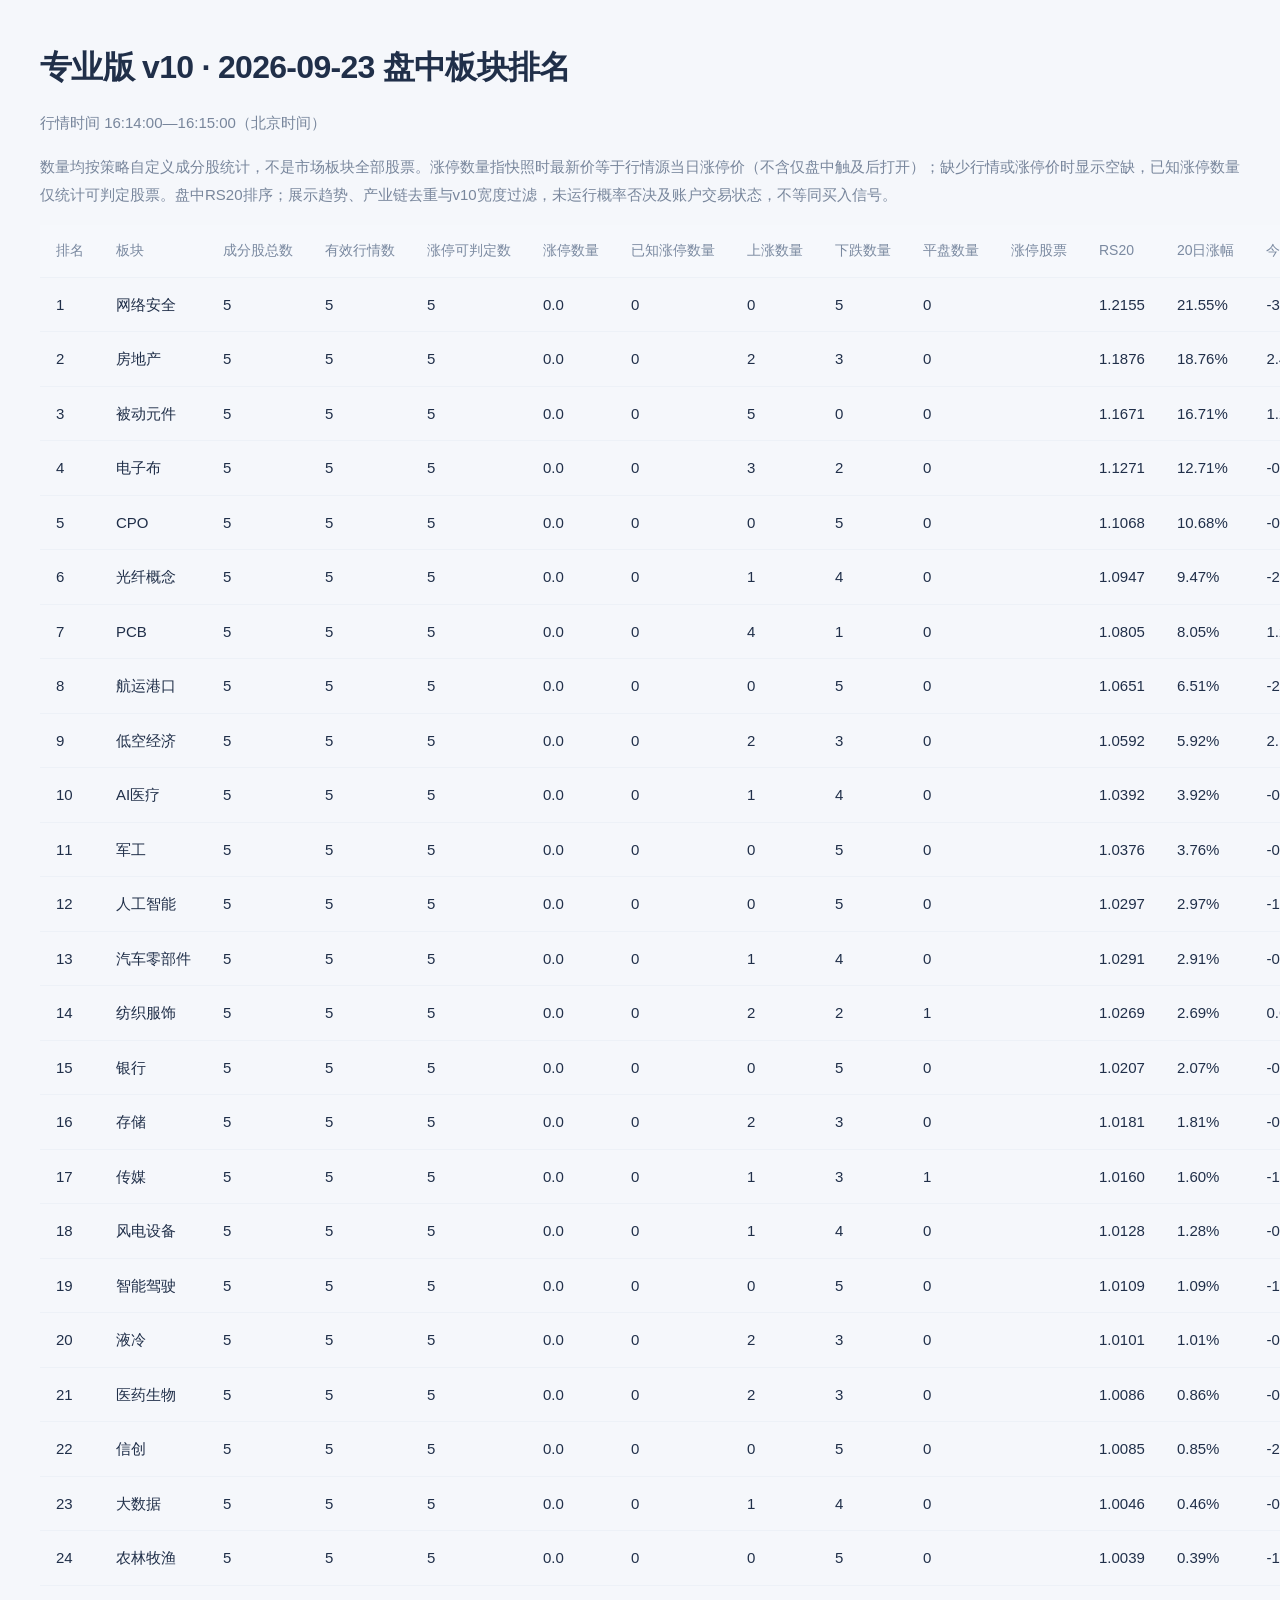
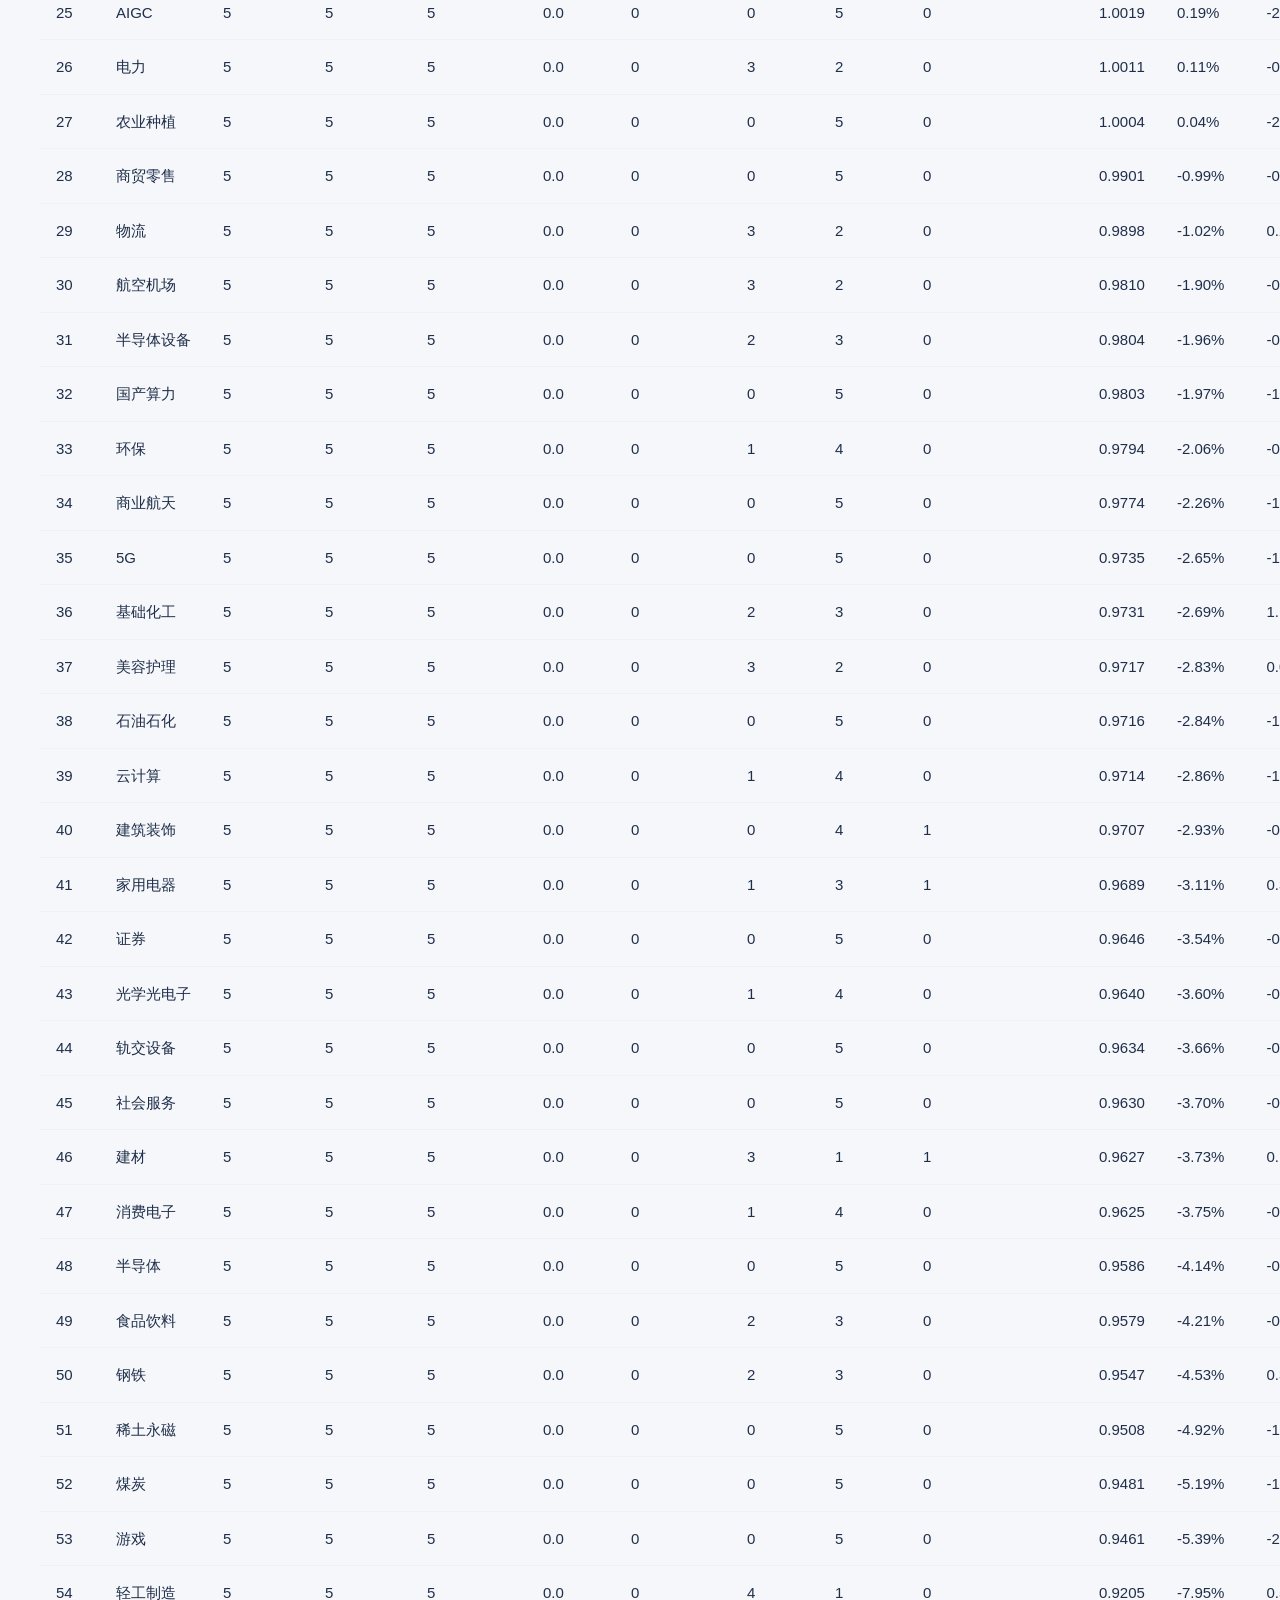
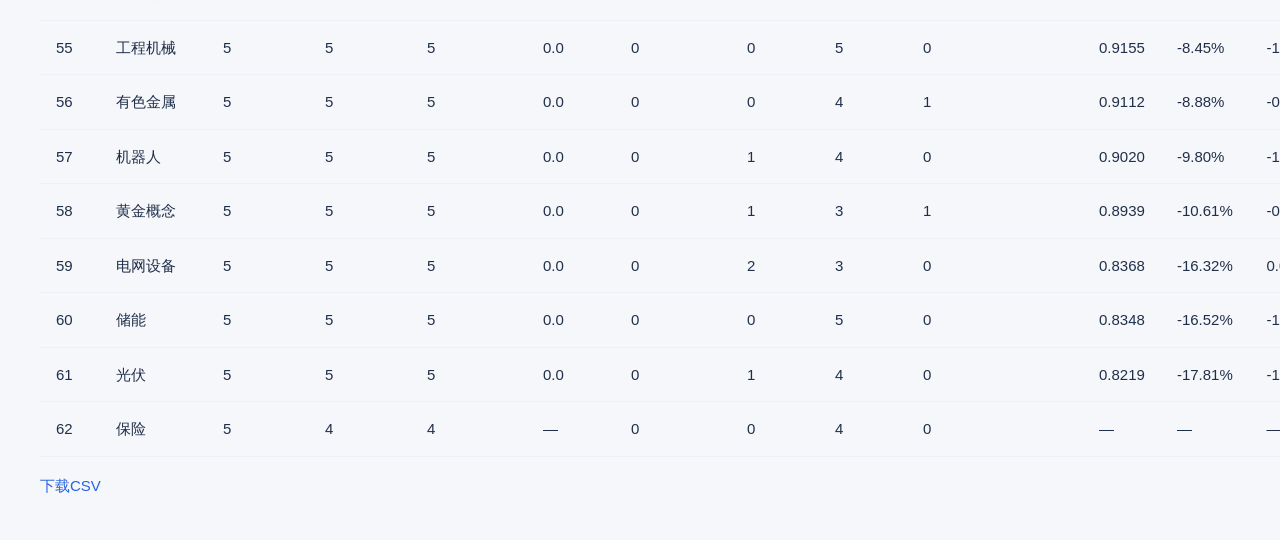
<file: reports/professional/ranking.html>
<!doctype html><meta charset="utf-8"><title>专业版v10板块排名</title><style>body{font:15px system-ui;margin:40px;color:#172c3c}table{border-collapse:collapse}td,th{padding:9px 14px;border-bottom:1px solid #ddd;text-align:right}th{background:#edf3f5}</style><link rel="stylesheet" href="../../assets/report.css"><h1>专业版 v10 · 2026-09-23 盘中板块排名</h1><p>行情时间 16:14:00—16:15:00（北京时间）</p><p>数量均按策略自定义成分股统计，不是市场板块全部股票。涨停数量指快照时最新价等于行情源当日涨停价（不含仅盘中触及后打开）；缺少行情或涨停价时显示空缺，已知涨停数量仅统计可判定股票。盘中RS20排序；展示趋势、产业链去重与v10宽度过滤，未运行概率否决及账户交易状态，不等同买入信号。</p><table class="dataframe">
  <thead>
    <tr style="text-align: right;">
      <th>排名</th>
      <th>板块</th>
      <th>成分股总数</th>
      <th>有效行情数</th>
      <th>涨停可判定数</th>
      <th>涨停数量</th>
      <th>已知涨停数量</th>
      <th>上涨数量</th>
      <th>下跌数量</th>
      <th>平盘数量</th>
      <th>涨停股票</th>
      <th>RS20</th>
      <th>20日涨幅</th>
      <th>今日涨幅</th>
      <th>MA20上方比例</th>
      <th>基础趋势合格</th>
      <th>v10宽度合格</th>
      <th>缺失成分股</th>
      <th>产业链去重后候选</th>
    </tr>
  </thead>
  <tbody>
    <tr>
      <td>1</td>
      <td>网络安全</td>
      <td>5</td>
      <td>5</td>
      <td>5</td>
      <td>0.0</td>
      <td>0</td>
      <td>0</td>
      <td>5</td>
      <td>0</td>
      <td></td>
      <td>1.2155</td>
      <td>21.55%</td>
      <td>-3.23%</td>
      <td>100.00%</td>
      <td>True</td>
      <td>True</td>
      <td></td>
      <td>True</td>
    </tr>
    <tr>
      <td>2</td>
      <td>房地产</td>
      <td>5</td>
      <td>5</td>
      <td>5</td>
      <td>0.0</td>
      <td>0</td>
      <td>2</td>
      <td>3</td>
      <td>0</td>
      <td></td>
      <td>1.1876</td>
      <td>18.76%</td>
      <td>2.43%</td>
      <td>100.00%</td>
      <td>True</td>
      <td>True</td>
      <td></td>
      <td>True</td>
    </tr>
    <tr>
      <td>3</td>
      <td>被动元件</td>
      <td>5</td>
      <td>5</td>
      <td>5</td>
      <td>0.0</td>
      <td>0</td>
      <td>5</td>
      <td>0</td>
      <td>0</td>
      <td></td>
      <td>1.1671</td>
      <td>16.71%</td>
      <td>1.21%</td>
      <td>100.00%</td>
      <td>True</td>
      <td>True</td>
      <td></td>
      <td>True</td>
    </tr>
    <tr>
      <td>4</td>
      <td>电子布</td>
      <td>5</td>
      <td>5</td>
      <td>5</td>
      <td>0.0</td>
      <td>0</td>
      <td>3</td>
      <td>2</td>
      <td>0</td>
      <td></td>
      <td>1.1271</td>
      <td>12.71%</td>
      <td>-0.20%</td>
      <td>60.00%</td>
      <td>False</td>
      <td>False</td>
      <td></td>
      <td>False</td>
    </tr>
    <tr>
      <td>5</td>
      <td>CPO</td>
      <td>5</td>
      <td>5</td>
      <td>5</td>
      <td>0.0</td>
      <td>0</td>
      <td>0</td>
      <td>5</td>
      <td>0</td>
      <td></td>
      <td>1.1068</td>
      <td>10.68%</td>
      <td>-0.57%</td>
      <td>100.00%</td>
      <td>True</td>
      <td>True</td>
      <td></td>
      <td>True</td>
    </tr>
    <tr>
      <td>6</td>
      <td>光纤概念</td>
      <td>5</td>
      <td>5</td>
      <td>5</td>
      <td>0.0</td>
      <td>0</td>
      <td>1</td>
      <td>4</td>
      <td>0</td>
      <td></td>
      <td>1.0947</td>
      <td>9.47%</td>
      <td>-2.43%</td>
      <td>100.00%</td>
      <td>False</td>
      <td>True</td>
      <td></td>
      <td>False</td>
    </tr>
    <tr>
      <td>7</td>
      <td>PCB</td>
      <td>5</td>
      <td>5</td>
      <td>5</td>
      <td>0.0</td>
      <td>0</td>
      <td>4</td>
      <td>1</td>
      <td>0</td>
      <td></td>
      <td>1.0805</td>
      <td>8.05%</td>
      <td>1.20%</td>
      <td>60.00%</td>
      <td>False</td>
      <td>False</td>
      <td></td>
      <td>False</td>
    </tr>
    <tr>
      <td>8</td>
      <td>航运港口</td>
      <td>5</td>
      <td>5</td>
      <td>5</td>
      <td>0.0</td>
      <td>0</td>
      <td>0</td>
      <td>5</td>
      <td>0</td>
      <td></td>
      <td>1.0651</td>
      <td>6.51%</td>
      <td>-2.49%</td>
      <td>60.00%</td>
      <td>False</td>
      <td>False</td>
      <td></td>
      <td>False</td>
    </tr>
    <tr>
      <td>9</td>
      <td>低空经济</td>
      <td>5</td>
      <td>5</td>
      <td>5</td>
      <td>0.0</td>
      <td>0</td>
      <td>2</td>
      <td>3</td>
      <td>0</td>
      <td></td>
      <td>1.0592</td>
      <td>5.92%</td>
      <td>2.18%</td>
      <td>20.00%</td>
      <td>False</td>
      <td>False</td>
      <td></td>
      <td>False</td>
    </tr>
    <tr>
      <td>10</td>
      <td>AI医疗</td>
      <td>5</td>
      <td>5</td>
      <td>5</td>
      <td>0.0</td>
      <td>0</td>
      <td>1</td>
      <td>4</td>
      <td>0</td>
      <td></td>
      <td>1.0392</td>
      <td>3.92%</td>
      <td>-0.15%</td>
      <td>40.00%</td>
      <td>False</td>
      <td>False</td>
      <td></td>
      <td>False</td>
    </tr>
    <tr>
      <td>11</td>
      <td>军工</td>
      <td>5</td>
      <td>5</td>
      <td>5</td>
      <td>0.0</td>
      <td>0</td>
      <td>0</td>
      <td>5</td>
      <td>0</td>
      <td></td>
      <td>1.0376</td>
      <td>3.76%</td>
      <td>-0.96%</td>
      <td>20.00%</td>
      <td>False</td>
      <td>False</td>
      <td></td>
      <td>False</td>
    </tr>
    <tr>
      <td>12</td>
      <td>人工智能</td>
      <td>5</td>
      <td>5</td>
      <td>5</td>
      <td>0.0</td>
      <td>0</td>
      <td>0</td>
      <td>5</td>
      <td>0</td>
      <td></td>
      <td>1.0297</td>
      <td>2.97%</td>
      <td>-1.27%</td>
      <td>40.00%</td>
      <td>False</td>
      <td>False</td>
      <td></td>
      <td>False</td>
    </tr>
    <tr>
      <td>13</td>
      <td>汽车零部件</td>
      <td>5</td>
      <td>5</td>
      <td>5</td>
      <td>0.0</td>
      <td>0</td>
      <td>1</td>
      <td>4</td>
      <td>0</td>
      <td></td>
      <td>1.0291</td>
      <td>2.91%</td>
      <td>-0.59%</td>
      <td>60.00%</td>
      <td>False</td>
      <td>False</td>
      <td></td>
      <td>False</td>
    </tr>
    <tr>
      <td>14</td>
      <td>纺织服饰</td>
      <td>5</td>
      <td>5</td>
      <td>5</td>
      <td>0.0</td>
      <td>0</td>
      <td>2</td>
      <td>2</td>
      <td>1</td>
      <td></td>
      <td>1.0269</td>
      <td>2.69%</td>
      <td>0.66%</td>
      <td>20.00%</td>
      <td>False</td>
      <td>False</td>
      <td></td>
      <td>False</td>
    </tr>
    <tr>
      <td>15</td>
      <td>银行</td>
      <td>5</td>
      <td>5</td>
      <td>5</td>
      <td>0.0</td>
      <td>0</td>
      <td>0</td>
      <td>5</td>
      <td>0</td>
      <td></td>
      <td>1.0207</td>
      <td>2.07%</td>
      <td>-0.58%</td>
      <td>40.00%</td>
      <td>False</td>
      <td>False</td>
      <td></td>
      <td>False</td>
    </tr>
    <tr>
      <td>16</td>
      <td>存储</td>
      <td>5</td>
      <td>5</td>
      <td>5</td>
      <td>0.0</td>
      <td>0</td>
      <td>2</td>
      <td>3</td>
      <td>0</td>
      <td></td>
      <td>1.0181</td>
      <td>1.81%</td>
      <td>-0.40%</td>
      <td>80.00%</td>
      <td>False</td>
      <td>True</td>
      <td></td>
      <td>False</td>
    </tr>
    <tr>
      <td>17</td>
      <td>传媒</td>
      <td>5</td>
      <td>5</td>
      <td>5</td>
      <td>0.0</td>
      <td>0</td>
      <td>1</td>
      <td>3</td>
      <td>1</td>
      <td></td>
      <td>1.0160</td>
      <td>1.60%</td>
      <td>-1.54%</td>
      <td>40.00%</td>
      <td>False</td>
      <td>False</td>
      <td></td>
      <td>False</td>
    </tr>
    <tr>
      <td>18</td>
      <td>风电设备</td>
      <td>5</td>
      <td>5</td>
      <td>5</td>
      <td>0.0</td>
      <td>0</td>
      <td>1</td>
      <td>4</td>
      <td>0</td>
      <td></td>
      <td>1.0128</td>
      <td>1.28%</td>
      <td>-0.86%</td>
      <td>20.00%</td>
      <td>False</td>
      <td>False</td>
      <td></td>
      <td>False</td>
    </tr>
    <tr>
      <td>19</td>
      <td>智能驾驶</td>
      <td>5</td>
      <td>5</td>
      <td>5</td>
      <td>0.0</td>
      <td>0</td>
      <td>0</td>
      <td>5</td>
      <td>0</td>
      <td></td>
      <td>1.0109</td>
      <td>1.09%</td>
      <td>-1.10%</td>
      <td>20.00%</td>
      <td>False</td>
      <td>False</td>
      <td></td>
      <td>False</td>
    </tr>
    <tr>
      <td>20</td>
      <td>液冷</td>
      <td>5</td>
      <td>5</td>
      <td>5</td>
      <td>0.0</td>
      <td>0</td>
      <td>2</td>
      <td>3</td>
      <td>0</td>
      <td></td>
      <td>1.0101</td>
      <td>1.01%</td>
      <td>-0.41%</td>
      <td>60.00%</td>
      <td>False</td>
      <td>False</td>
      <td></td>
      <td>False</td>
    </tr>
    <tr>
      <td>21</td>
      <td>医药生物</td>
      <td>5</td>
      <td>5</td>
      <td>5</td>
      <td>0.0</td>
      <td>0</td>
      <td>2</td>
      <td>3</td>
      <td>0</td>
      <td></td>
      <td>1.0086</td>
      <td>0.86%</td>
      <td>-0.04%</td>
      <td>60.00%</td>
      <td>False</td>
      <td>False</td>
      <td></td>
      <td>False</td>
    </tr>
    <tr>
      <td>22</td>
      <td>信创</td>
      <td>5</td>
      <td>5</td>
      <td>5</td>
      <td>0.0</td>
      <td>0</td>
      <td>0</td>
      <td>5</td>
      <td>0</td>
      <td></td>
      <td>1.0085</td>
      <td>0.85%</td>
      <td>-2.47%</td>
      <td>40.00%</td>
      <td>False</td>
      <td>False</td>
      <td></td>
      <td>False</td>
    </tr>
    <tr>
      <td>23</td>
      <td>大数据</td>
      <td>5</td>
      <td>5</td>
      <td>5</td>
      <td>0.0</td>
      <td>0</td>
      <td>1</td>
      <td>4</td>
      <td>0</td>
      <td></td>
      <td>1.0046</td>
      <td>0.46%</td>
      <td>-0.24%</td>
      <td>40.00%</td>
      <td>False</td>
      <td>False</td>
      <td></td>
      <td>False</td>
    </tr>
    <tr>
      <td>24</td>
      <td>农林牧渔</td>
      <td>5</td>
      <td>5</td>
      <td>5</td>
      <td>0.0</td>
      <td>0</td>
      <td>0</td>
      <td>5</td>
      <td>0</td>
      <td></td>
      <td>1.0039</td>
      <td>0.39%</td>
      <td>-1.35%</td>
      <td>20.00%</td>
      <td>False</td>
      <td>False</td>
      <td></td>
      <td>False</td>
    </tr>
    <tr>
      <td>25</td>
      <td>AIGC</td>
      <td>5</td>
      <td>5</td>
      <td>5</td>
      <td>0.0</td>
      <td>0</td>
      <td>0</td>
      <td>5</td>
      <td>0</td>
      <td></td>
      <td>1.0019</td>
      <td>0.19%</td>
      <td>-2.11%</td>
      <td>20.00%</td>
      <td>False</td>
      <td>False</td>
      <td></td>
      <td>False</td>
    </tr>
    <tr>
      <td>26</td>
      <td>电力</td>
      <td>5</td>
      <td>5</td>
      <td>5</td>
      <td>0.0</td>
      <td>0</td>
      <td>3</td>
      <td>2</td>
      <td>0</td>
      <td></td>
      <td>1.0011</td>
      <td>0.11%</td>
      <td>-0.12%</td>
      <td>40.00%</td>
      <td>False</td>
      <td>False</td>
      <td></td>
      <td>False</td>
    </tr>
    <tr>
      <td>27</td>
      <td>农业种植</td>
      <td>5</td>
      <td>5</td>
      <td>5</td>
      <td>0.0</td>
      <td>0</td>
      <td>0</td>
      <td>5</td>
      <td>0</td>
      <td></td>
      <td>1.0004</td>
      <td>0.04%</td>
      <td>-2.21%</td>
      <td>0.00%</td>
      <td>False</td>
      <td>False</td>
      <td></td>
      <td>False</td>
    </tr>
    <tr>
      <td>28</td>
      <td>商贸零售</td>
      <td>5</td>
      <td>5</td>
      <td>5</td>
      <td>0.0</td>
      <td>0</td>
      <td>0</td>
      <td>5</td>
      <td>0</td>
      <td></td>
      <td>0.9901</td>
      <td>-0.99%</td>
      <td>-0.43%</td>
      <td>0.00%</td>
      <td>False</td>
      <td>False</td>
      <td></td>
      <td>False</td>
    </tr>
    <tr>
      <td>29</td>
      <td>物流</td>
      <td>5</td>
      <td>5</td>
      <td>5</td>
      <td>0.0</td>
      <td>0</td>
      <td>3</td>
      <td>2</td>
      <td>0</td>
      <td></td>
      <td>0.9898</td>
      <td>-1.02%</td>
      <td>0.25%</td>
      <td>40.00%</td>
      <td>False</td>
      <td>False</td>
      <td></td>
      <td>False</td>
    </tr>
    <tr>
      <td>30</td>
      <td>航空机场</td>
      <td>5</td>
      <td>5</td>
      <td>5</td>
      <td>0.0</td>
      <td>0</td>
      <td>3</td>
      <td>2</td>
      <td>0</td>
      <td></td>
      <td>0.9810</td>
      <td>-1.90%</td>
      <td>-0.16%</td>
      <td>40.00%</td>
      <td>False</td>
      <td>False</td>
      <td></td>
      <td>False</td>
    </tr>
    <tr>
      <td>31</td>
      <td>半导体设备</td>
      <td>5</td>
      <td>5</td>
      <td>5</td>
      <td>0.0</td>
      <td>0</td>
      <td>2</td>
      <td>3</td>
      <td>0</td>
      <td></td>
      <td>0.9804</td>
      <td>-1.96%</td>
      <td>-0.20%</td>
      <td>100.00%</td>
      <td>False</td>
      <td>True</td>
      <td></td>
      <td>False</td>
    </tr>
    <tr>
      <td>32</td>
      <td>国产算力</td>
      <td>5</td>
      <td>5</td>
      <td>5</td>
      <td>0.0</td>
      <td>0</td>
      <td>0</td>
      <td>5</td>
      <td>0</td>
      <td></td>
      <td>0.9803</td>
      <td>-1.97%</td>
      <td>-1.54%</td>
      <td>20.00%</td>
      <td>False</td>
      <td>False</td>
      <td></td>
      <td>False</td>
    </tr>
    <tr>
      <td>33</td>
      <td>环保</td>
      <td>5</td>
      <td>5</td>
      <td>5</td>
      <td>0.0</td>
      <td>0</td>
      <td>1</td>
      <td>4</td>
      <td>0</td>
      <td></td>
      <td>0.9794</td>
      <td>-2.06%</td>
      <td>-0.38%</td>
      <td>0.00%</td>
      <td>False</td>
      <td>False</td>
      <td></td>
      <td>False</td>
    </tr>
    <tr>
      <td>34</td>
      <td>商业航天</td>
      <td>5</td>
      <td>5</td>
      <td>5</td>
      <td>0.0</td>
      <td>0</td>
      <td>0</td>
      <td>5</td>
      <td>0</td>
      <td></td>
      <td>0.9774</td>
      <td>-2.26%</td>
      <td>-1.95%</td>
      <td>20.00%</td>
      <td>False</td>
      <td>False</td>
      <td></td>
      <td>False</td>
    </tr>
    <tr>
      <td>35</td>
      <td>5G</td>
      <td>5</td>
      <td>5</td>
      <td>5</td>
      <td>0.0</td>
      <td>0</td>
      <td>0</td>
      <td>5</td>
      <td>0</td>
      <td></td>
      <td>0.9735</td>
      <td>-2.65%</td>
      <td>-1.92%</td>
      <td>20.00%</td>
      <td>False</td>
      <td>False</td>
      <td></td>
      <td>False</td>
    </tr>
    <tr>
      <td>36</td>
      <td>基础化工</td>
      <td>5</td>
      <td>5</td>
      <td>5</td>
      <td>0.0</td>
      <td>0</td>
      <td>2</td>
      <td>3</td>
      <td>0</td>
      <td></td>
      <td>0.9731</td>
      <td>-2.69%</td>
      <td>1.15%</td>
      <td>0.00%</td>
      <td>False</td>
      <td>False</td>
      <td></td>
      <td>False</td>
    </tr>
    <tr>
      <td>37</td>
      <td>美容护理</td>
      <td>5</td>
      <td>5</td>
      <td>5</td>
      <td>0.0</td>
      <td>0</td>
      <td>3</td>
      <td>2</td>
      <td>0</td>
      <td></td>
      <td>0.9717</td>
      <td>-2.83%</td>
      <td>0.06%</td>
      <td>60.00%</td>
      <td>False</td>
      <td>False</td>
      <td></td>
      <td>False</td>
    </tr>
    <tr>
      <td>38</td>
      <td>石油石化</td>
      <td>5</td>
      <td>5</td>
      <td>5</td>
      <td>0.0</td>
      <td>0</td>
      <td>0</td>
      <td>5</td>
      <td>0</td>
      <td></td>
      <td>0.9716</td>
      <td>-2.84%</td>
      <td>-1.73%</td>
      <td>0.00%</td>
      <td>False</td>
      <td>False</td>
      <td></td>
      <td>False</td>
    </tr>
    <tr>
      <td>39</td>
      <td>云计算</td>
      <td>5</td>
      <td>5</td>
      <td>5</td>
      <td>0.0</td>
      <td>0</td>
      <td>1</td>
      <td>4</td>
      <td>0</td>
      <td></td>
      <td>0.9714</td>
      <td>-2.86%</td>
      <td>-1.93%</td>
      <td>20.00%</td>
      <td>False</td>
      <td>False</td>
      <td></td>
      <td>False</td>
    </tr>
    <tr>
      <td>40</td>
      <td>建筑装饰</td>
      <td>5</td>
      <td>5</td>
      <td>5</td>
      <td>0.0</td>
      <td>0</td>
      <td>0</td>
      <td>4</td>
      <td>1</td>
      <td></td>
      <td>0.9707</td>
      <td>-2.93%</td>
      <td>-0.29%</td>
      <td>0.00%</td>
      <td>False</td>
      <td>False</td>
      <td></td>
      <td>False</td>
    </tr>
    <tr>
      <td>41</td>
      <td>家用电器</td>
      <td>5</td>
      <td>5</td>
      <td>5</td>
      <td>0.0</td>
      <td>0</td>
      <td>1</td>
      <td>3</td>
      <td>1</td>
      <td></td>
      <td>0.9689</td>
      <td>-3.11%</td>
      <td>0.36%</td>
      <td>20.00%</td>
      <td>False</td>
      <td>False</td>
      <td></td>
      <td>False</td>
    </tr>
    <tr>
      <td>42</td>
      <td>证券</td>
      <td>5</td>
      <td>5</td>
      <td>5</td>
      <td>0.0</td>
      <td>0</td>
      <td>0</td>
      <td>5</td>
      <td>0</td>
      <td></td>
      <td>0.9646</td>
      <td>-3.54%</td>
      <td>-0.41%</td>
      <td>20.00%</td>
      <td>False</td>
      <td>False</td>
      <td></td>
      <td>False</td>
    </tr>
    <tr>
      <td>43</td>
      <td>光学光电子</td>
      <td>5</td>
      <td>5</td>
      <td>5</td>
      <td>0.0</td>
      <td>0</td>
      <td>1</td>
      <td>4</td>
      <td>0</td>
      <td></td>
      <td>0.9640</td>
      <td>-3.60%</td>
      <td>-0.12%</td>
      <td>20.00%</td>
      <td>False</td>
      <td>False</td>
      <td></td>
      <td>False</td>
    </tr>
    <tr>
      <td>44</td>
      <td>轨交设备</td>
      <td>5</td>
      <td>5</td>
      <td>5</td>
      <td>0.0</td>
      <td>0</td>
      <td>0</td>
      <td>5</td>
      <td>0</td>
      <td></td>
      <td>0.9634</td>
      <td>-3.66%</td>
      <td>-0.40%</td>
      <td>0.00%</td>
      <td>False</td>
      <td>False</td>
      <td></td>
      <td>False</td>
    </tr>
    <tr>
      <td>45</td>
      <td>社会服务</td>
      <td>5</td>
      <td>5</td>
      <td>5</td>
      <td>0.0</td>
      <td>0</td>
      <td>0</td>
      <td>5</td>
      <td>0</td>
      <td></td>
      <td>0.9630</td>
      <td>-3.70%</td>
      <td>-0.79%</td>
      <td>0.00%</td>
      <td>False</td>
      <td>False</td>
      <td></td>
      <td>False</td>
    </tr>
    <tr>
      <td>46</td>
      <td>建材</td>
      <td>5</td>
      <td>5</td>
      <td>5</td>
      <td>0.0</td>
      <td>0</td>
      <td>3</td>
      <td>1</td>
      <td>1</td>
      <td></td>
      <td>0.9627</td>
      <td>-3.73%</td>
      <td>0.12%</td>
      <td>20.00%</td>
      <td>False</td>
      <td>False</td>
      <td></td>
      <td>False</td>
    </tr>
    <tr>
      <td>47</td>
      <td>消费电子</td>
      <td>5</td>
      <td>5</td>
      <td>5</td>
      <td>0.0</td>
      <td>0</td>
      <td>1</td>
      <td>4</td>
      <td>0</td>
      <td></td>
      <td>0.9625</td>
      <td>-3.75%</td>
      <td>-0.86%</td>
      <td>40.00%</td>
      <td>False</td>
      <td>False</td>
      <td></td>
      <td>False</td>
    </tr>
    <tr>
      <td>48</td>
      <td>半导体</td>
      <td>5</td>
      <td>5</td>
      <td>5</td>
      <td>0.0</td>
      <td>0</td>
      <td>0</td>
      <td>5</td>
      <td>0</td>
      <td></td>
      <td>0.9586</td>
      <td>-4.14%</td>
      <td>-0.71%</td>
      <td>60.00%</td>
      <td>False</td>
      <td>False</td>
      <td></td>
      <td>False</td>
    </tr>
    <tr>
      <td>49</td>
      <td>食品饮料</td>
      <td>5</td>
      <td>5</td>
      <td>5</td>
      <td>0.0</td>
      <td>0</td>
      <td>2</td>
      <td>3</td>
      <td>0</td>
      <td></td>
      <td>0.9579</td>
      <td>-4.21%</td>
      <td>-0.04%</td>
      <td>0.00%</td>
      <td>False</td>
      <td>False</td>
      <td></td>
      <td>False</td>
    </tr>
    <tr>
      <td>50</td>
      <td>钢铁</td>
      <td>5</td>
      <td>5</td>
      <td>5</td>
      <td>0.0</td>
      <td>0</td>
      <td>2</td>
      <td>3</td>
      <td>0</td>
      <td></td>
      <td>0.9547</td>
      <td>-4.53%</td>
      <td>0.30%</td>
      <td>20.00%</td>
      <td>False</td>
      <td>False</td>
      <td></td>
      <td>False</td>
    </tr>
    <tr>
      <td>51</td>
      <td>稀土永磁</td>
      <td>5</td>
      <td>5</td>
      <td>5</td>
      <td>0.0</td>
      <td>0</td>
      <td>0</td>
      <td>5</td>
      <td>0</td>
      <td></td>
      <td>0.9508</td>
      <td>-4.92%</td>
      <td>-1.58%</td>
      <td>40.00%</td>
      <td>False</td>
      <td>False</td>
      <td></td>
      <td>False</td>
    </tr>
    <tr>
      <td>52</td>
      <td>煤炭</td>
      <td>5</td>
      <td>5</td>
      <td>5</td>
      <td>0.0</td>
      <td>0</td>
      <td>0</td>
      <td>5</td>
      <td>0</td>
      <td></td>
      <td>0.9481</td>
      <td>-5.19%</td>
      <td>-1.81%</td>
      <td>0.00%</td>
      <td>False</td>
      <td>False</td>
      <td></td>
      <td>False</td>
    </tr>
    <tr>
      <td>53</td>
      <td>游戏</td>
      <td>5</td>
      <td>5</td>
      <td>5</td>
      <td>0.0</td>
      <td>0</td>
      <td>0</td>
      <td>5</td>
      <td>0</td>
      <td></td>
      <td>0.9461</td>
      <td>-5.39%</td>
      <td>-2.11%</td>
      <td>0.00%</td>
      <td>False</td>
      <td>False</td>
      <td></td>
      <td>False</td>
    </tr>
    <tr>
      <td>54</td>
      <td>轻工制造</td>
      <td>5</td>
      <td>5</td>
      <td>5</td>
      <td>0.0</td>
      <td>0</td>
      <td>4</td>
      <td>1</td>
      <td>0</td>
      <td></td>
      <td>0.9205</td>
      <td>-7.95%</td>
      <td>0.58%</td>
      <td>0.00%</td>
      <td>False</td>
      <td>False</td>
      <td></td>
      <td>False</td>
    </tr>
    <tr>
      <td>55</td>
      <td>工程机械</td>
      <td>5</td>
      <td>5</td>
      <td>5</td>
      <td>0.0</td>
      <td>0</td>
      <td>0</td>
      <td>5</td>
      <td>0</td>
      <td></td>
      <td>0.9155</td>
      <td>-8.45%</td>
      <td>-1.07%</td>
      <td>0.00%</td>
      <td>False</td>
      <td>False</td>
      <td></td>
      <td>False</td>
    </tr>
    <tr>
      <td>56</td>
      <td>有色金属</td>
      <td>5</td>
      <td>5</td>
      <td>5</td>
      <td>0.0</td>
      <td>0</td>
      <td>0</td>
      <td>4</td>
      <td>1</td>
      <td></td>
      <td>0.9112</td>
      <td>-8.88%</td>
      <td>-0.81%</td>
      <td>0.00%</td>
      <td>False</td>
      <td>False</td>
      <td></td>
      <td>False</td>
    </tr>
    <tr>
      <td>57</td>
      <td>机器人</td>
      <td>5</td>
      <td>5</td>
      <td>5</td>
      <td>0.0</td>
      <td>0</td>
      <td>1</td>
      <td>4</td>
      <td>0</td>
      <td></td>
      <td>0.9020</td>
      <td>-9.80%</td>
      <td>-1.71%</td>
      <td>40.00%</td>
      <td>False</td>
      <td>False</td>
      <td></td>
      <td>False</td>
    </tr>
    <tr>
      <td>58</td>
      <td>黄金概念</td>
      <td>5</td>
      <td>5</td>
      <td>5</td>
      <td>0.0</td>
      <td>0</td>
      <td>1</td>
      <td>3</td>
      <td>1</td>
      <td></td>
      <td>0.8939</td>
      <td>-10.61%</td>
      <td>-0.99%</td>
      <td>0.00%</td>
      <td>False</td>
      <td>False</td>
      <td></td>
      <td>False</td>
    </tr>
    <tr>
      <td>59</td>
      <td>电网设备</td>
      <td>5</td>
      <td>5</td>
      <td>5</td>
      <td>0.0</td>
      <td>0</td>
      <td>2</td>
      <td>3</td>
      <td>0</td>
      <td></td>
      <td>0.8368</td>
      <td>-16.32%</td>
      <td>0.03%</td>
      <td>0.00%</td>
      <td>False</td>
      <td>False</td>
      <td></td>
      <td>False</td>
    </tr>
    <tr>
      <td>60</td>
      <td>储能</td>
      <td>5</td>
      <td>5</td>
      <td>5</td>
      <td>0.0</td>
      <td>0</td>
      <td>0</td>
      <td>5</td>
      <td>0</td>
      <td></td>
      <td>0.8348</td>
      <td>-16.52%</td>
      <td>-1.32%</td>
      <td>20.00%</td>
      <td>False</td>
      <td>False</td>
      <td></td>
      <td>False</td>
    </tr>
    <tr>
      <td>61</td>
      <td>光伏</td>
      <td>5</td>
      <td>5</td>
      <td>5</td>
      <td>0.0</td>
      <td>0</td>
      <td>1</td>
      <td>4</td>
      <td>0</td>
      <td></td>
      <td>0.8219</td>
      <td>-17.81%</td>
      <td>-1.17%</td>
      <td>40.00%</td>
      <td>False</td>
      <td>False</td>
      <td></td>
      <td>False</td>
    </tr>
    <tr>
      <td>62</td>
      <td>保险</td>
      <td>5</td>
      <td>4</td>
      <td>4</td>
      <td>—</td>
      <td>0</td>
      <td>0</td>
      <td>4</td>
      <td>0</td>
      <td></td>
      <td>—</td>
      <td>—</td>
      <td>—</td>
      <td>—</td>
      <td>—</td>
      <td>—</td>
      <td>000627</td>
      <td>False</td>
    </tr>
  </tbody>
</table><p><a href="sector_ranking.csv">下载CSV</a></p>
</file>
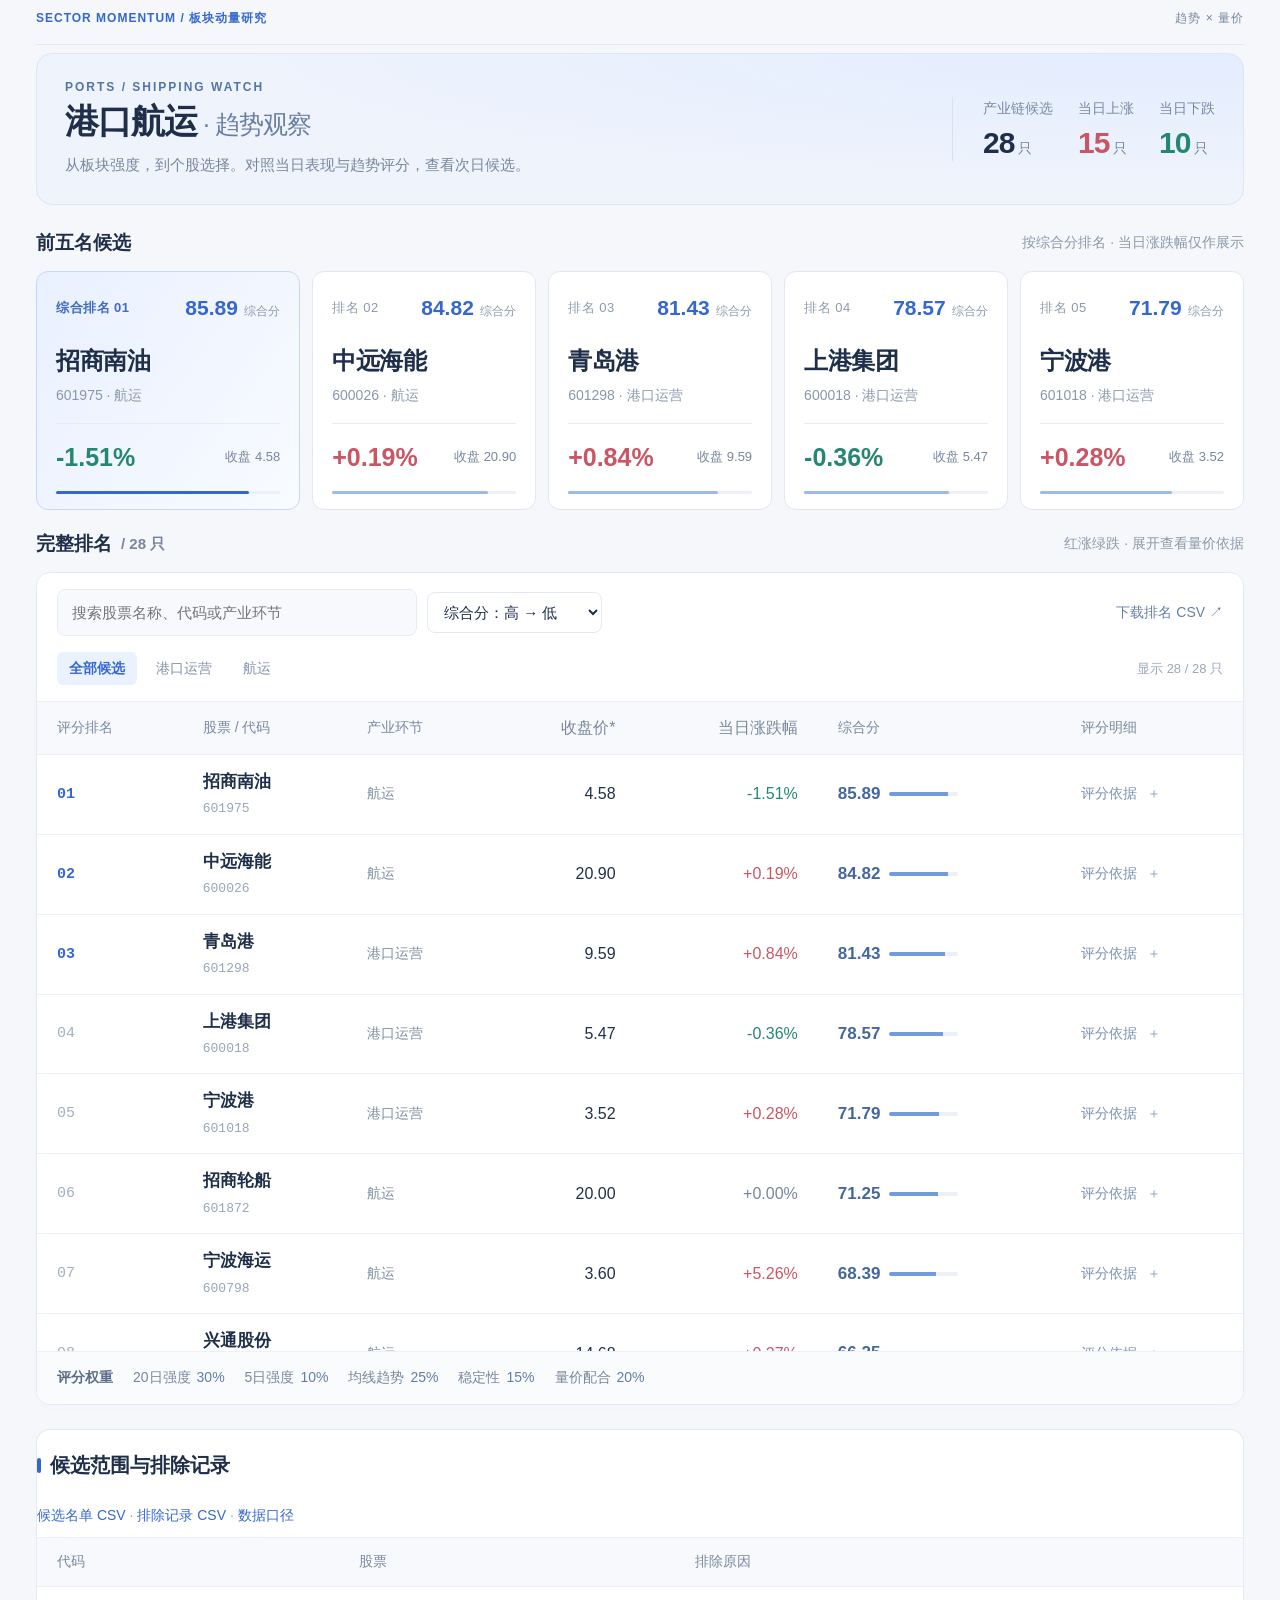
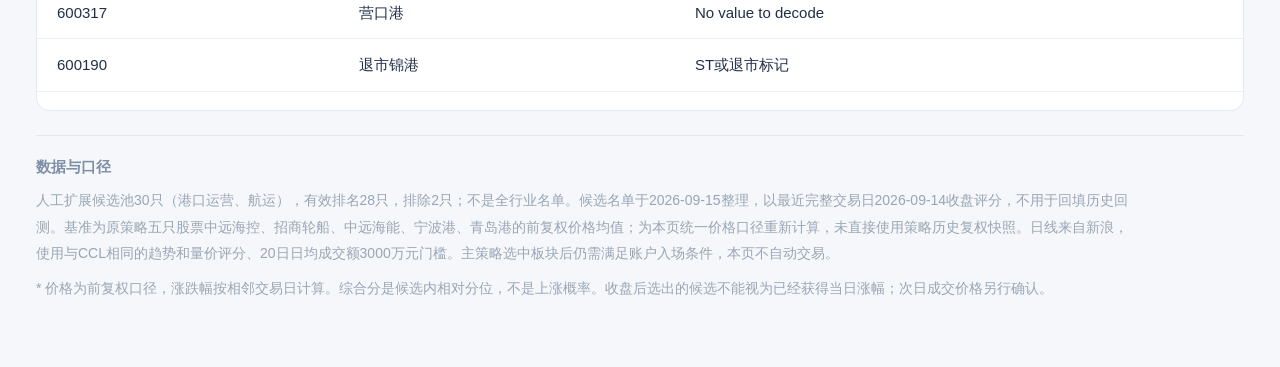
<file: reports/shipping/ranking.html>
<!doctype html><html lang="zh-CN"><head><meta charset="utf-8"><meta name="viewport" content="width=device-width,initial-scale=1"><title>港口航运 · 趋势观察</title><style>
:root{--ink:#203349;--muted:#64778b;--blue:#245dae;--line:#dbe4ee;--bg:#f2f6fb;--up:#c83c4d;--down:#198169}*{box-sizing:border-box}body{margin:0;background:var(--bg);color:var(--ink);font:14px/1.6 -apple-system,BlinkMacSystemFont,"PingFang SC","Microsoft YaHei",sans-serif}main{max-width:1440px;margin:auto;padding:32px 40px 60px}.brand{display:flex;justify-content:space-between;border-bottom:1px solid var(--line);padding-bottom:16px;color:var(--muted);font-size:12px;letter-spacing:1px}.brand b{color:var(--blue)}header{display:flex;align-items:end;justify-content:space-between;gap:24px;margin:36px 0 26px}h1{font-size:38px;line-height:1.2;letter-spacing:-1px;margin:0 0 12px}h1 em{font-style:normal;color:var(--blue)}p{color:var(--muted);margin:8px 0}.date{white-space:nowrap;background:#e5edf8;border:1px solid #d0dff0;padding:9px 16px;border-radius:24px;color:var(--blue)}h2{font-size:19px;margin:0}.section-head{display:flex;align-items:center;justify-content:space-between;margin:26px 0 14px}.section-head span{font-size:12px;color:var(--muted)}.picks{display:grid;grid-template-columns:repeat(5,1fr);gap:12px}article{background:white;border:1px solid var(--line);border-top:3px solid #9db8da;border-radius:8px;padding:18px}article:first-child{border-top-color:var(--blue)}.pick-head{display:flex;justify-content:space-between;color:var(--muted);font-size:11px}.pick-head b{color:var(--blue);font-size:16px}.pick-head small{font-weight:400;font-size:10px}h3{font-size:22px;margin:19px 0 2px}article p{font-size:11px;min-height:35px}.pick-price{display:flex;align-items:end;justify-content:space-between;gap:5px;border-top:1px solid var(--line);padding-top:14px;margin-top:12px}.pick-price strong{font-size:23px;font-variant-numeric:tabular-nums}.pick-price span{font-size:11px;color:var(--muted)}.up{color:var(--up)}.down{color:var(--down)}.flat{color:var(--muted)}.panel{background:white;border:1px solid var(--line);border-radius:10px;overflow:hidden}.toolbar{display:flex;gap:12px;padding:18px;align-items:center;border-bottom:1px solid var(--line)}input,select{font:inherit;padding:9px 12px;border:1px solid #c8d6e5;border-radius:6px;background:white;color:var(--ink)}input{width:280px}a{color:var(--blue)}.toolbar a{margin-left:auto}input:focus-visible,select:focus-visible,summary:focus-visible,a:focus-visible{outline:3px solid #87b0e5;outline-offset:3px}.scroll{overflow:auto}table{width:100%;border-collapse:collapse;text-align:left}th{background:#f6f8fc;font-weight:500;color:var(--muted);font-size:12px;white-space:nowrap}th,td{padding:15px 18px;border-bottom:1px solid #e9eef5}tbody tr:hover{background:#f5f9ff}td strong{font-size:15px}td small{display:block;color:var(--muted);font-size:11px}td.number{color:#8598ad;font:16px ui-monospace,SFMono-Regular,Menlo,monospace}.numeric{font-variant-numeric:tabular-nums;white-space:nowrap;text-align:right}.role{font-size:12px;color:var(--muted)}.score{width:92px;font-variant-numeric:tabular-nums}.score b{font-size:16px}.score i{display:block;width:100%;height:4px;background:linear-gradient(to right,#467cbe var(--w),#e8eef6 var(--w));border-radius:3px;margin-top:6px}summary{color:var(--blue);cursor:pointer;white-space:nowrap;font-size:12px}details[open]{min-width:260px}.breakdown{display:flex;flex-wrap:wrap;gap:12px;margin-top:12px}.breakdown span{font-size:10px;color:var(--muted)}.breakdown b{display:block;color:var(--ink);font-size:14px}details p{max-width:300px;font-size:12px}.foot{padding:24px 0;font-size:12px;max-width:1100px}.weights{display:flex;gap:18px;flex-wrap:wrap;margin:8px 0 16px;color:var(--muted);font-size:12px}.weights b{color:var(--blue);margin-left:6px}#empty{padding:24px;color:var(--muted)}[hidden]{display:none!important}@media(max-width:1100px){.picks{grid-template-columns:repeat(3,1fr)}main{padding:24px}h1{font-size:30px}}@media(max-width:650px){.picks{grid-template-columns:repeat(2,1fr)}header{display:block}.date{display:inline-block;margin-top:12px}main{padding:18px 12px}.toolbar{flex-wrap:wrap}.toolbar input{width:100%}.toolbar a{margin-left:0}h3{font-size:20px}.pick-price{display:block} .pick-price span{display:block}.brand{font-size:10px}.section-head{gap:16px}article{padding:14px}}@media print{.toolbar{display:none}main{padding:0}.scroll{overflow:visible}body{background:white}.picks{grid-template-columns:repeat(5,1fr)}}
</style><link rel="stylesheet" href="../../assets/report.css"><link rel="stylesheet" href="../../assets/ccl.css"></head><body data-stock-sector="shipping"><main><div class="brand"><b>SECTOR MOMENTUM / 板块动量研究</b><span>趋势 × 量价</span></div><header><div><h1>港口航运<em> · 趋势观察</em></h1><p>从板块强度，到个股选择。对照当日表现与趋势评分，查看次日候选。</p></div><div class="date">2026-09-14 · 收盘数据</div></header><div class="section-head"><h2>前五名候选</h2><span>按综合分排名 · 当日涨跌幅仅作展示</span></div><div class="picks"><article><div class="pick-head"><span>排名 01</span><b>85.89<small> 综合分</small></b></div><h3>招商南油</h3><p>601975 · 航运</p><div class="pick-price"><strong class="down">-1.51%</strong><span>收盘 4.58</span></div></article><article><div class="pick-head"><span>排名 02</span><b>84.82<small> 综合分</small></b></div><h3>中远海能</h3><p>600026 · 航运</p><div class="pick-price"><strong class="up">+0.19%</strong><span>收盘 20.90</span></div></article><article><div class="pick-head"><span>排名 03</span><b>81.43<small> 综合分</small></b></div><h3>青岛港</h3><p>601298 · 港口运营</p><div class="pick-price"><strong class="up">+0.84%</strong><span>收盘 9.59</span></div></article><article><div class="pick-head"><span>排名 04</span><b>78.57<small> 综合分</small></b></div><h3>上港集团</h3><p>600018 · 港口运营</p><div class="pick-price"><strong class="down">-0.36%</strong><span>收盘 5.47</span></div></article><article><div class="pick-head"><span>排名 05</span><b>71.79<small> 综合分</small></b></div><h3>宁波港</h3><p>601018 · 港口运营</p><div class="pick-price"><strong class="up">+0.28%</strong><span>收盘 3.52</span></div></article></div><div class="section-head"><h2>完整排名 <span> / 28 只</span></h2><span>红涨绿跌 · 展开查看量价依据</span></div><div class="weights"><span>20日强度<b>30%</b></span><span>5日强度<b>10%</b></span><span>均线趋势<b>25%</b></span><span>稳定性<b>15%</b></span><span>量价配合<b>20%</b></span></div><div class="panel"><div class="toolbar"><input id="search" aria-label="搜索股票" placeholder="搜索股票名称、代码或产业环节"><select id="sort" aria-label="排序方式"><option value="score">综合分：高 → 低</option><option value="change">当日涨幅：高 → 低</option></select><a href="ranking.csv" download>下载排名 CSV ↗</a></div><div class="scroll"><table><thead><tr><th>评分排名</th><th>股票 / 代码</th><th>产业环节</th><th class="numeric">收盘价*</th><th class="numeric">当日涨跌幅</th><th>综合分</th><th>评分明细</th></tr></thead><tbody><tr data-name="招商南油 601975 航运" data-score="85.89285714285714" data-change="-0.01505376344086029"><td class="number">01</td><td><strong>招商南油</strong><small>601975</small></td><td class="role">航运</td><td class="numeric">4.58</td><td class="numeric down">-1.51%</td><td><div class="score"><b>85.89</b><i style="--w:85.89285714285714%"></i></div></td><td><details><summary>评分依据</summary><div class="breakdown"><span>20日强度<b>100.0</b></span><span>5日强度<b>85.7</b></span><span>均线趋势<b>71.4</b></span><span>稳定性<b>96.4</b></span><span>量价配合<b>75.0</b></span></div><p>近10日上涨日均量/下跌日均量≥1.2 +20</p></details></td></tr><tr data-name="中远海能 600026 航运" data-score="84.82142857142857" data-change="0.0019175455417066445"><td class="number">02</td><td><strong>中远海能</strong><small>600026</small></td><td class="role">航运</td><td class="numeric">20.90</td><td class="numeric up">+0.19%</td><td><div class="score"><b>84.82</b><i style="--w:84.82142857142857%"></i></div></td><td><details><summary>评分依据</summary><div class="breakdown"><span>20日强度<b>96.4</b></span><span>5日强度<b>96.4</b></span><span>均线趋势<b>71.4</b></span><span>稳定性<b>89.3</b></span><span>量价配合<b>75.0</b></span></div><p>近10日上涨日均量/下跌日均量≥1.2 +20</p></details></td></tr><tr data-name="青岛港 601298 港口运营" data-score="81.42857142857143" data-change="0.008412197686645584"><td class="number">03</td><td><strong>青岛港</strong><small>601298</small></td><td class="role">港口运营</td><td class="numeric">9.59</td><td class="numeric up">+0.84%</td><td><div class="score"><b>81.43</b><i style="--w:81.42857142857143%"></i></div></td><td><details><summary>评分依据</summary><div class="breakdown"><span>20日强度<b>82.1</b></span><span>5日强度<b>89.3</b></span><span>均线趋势<b>71.4</b></span><span>稳定性<b>100.0</b></span><span>量价配合<b>75.0</b></span></div><p>近10日上涨日均量/下跌日均量≥1.2 +20</p></details></td></tr><tr data-name="上港集团 600018 港口运营" data-score="78.57142857142858" data-change="-0.0036429872495447047"><td class="number">04</td><td><strong>上港集团</strong><small>600018</small></td><td class="role">港口运营</td><td class="numeric">5.47</td><td class="numeric down">-0.36%</td><td><div class="score"><b>78.57</b><i style="--w:78.57142857142858%"></i></div></td><td><details><summary>评分依据</summary><div class="breakdown"><span>20日强度<b>67.9</b></span><span>5日强度<b>64.3</b></span><span>均线趋势<b>71.4</b></span><span>稳定性<b>92.9</b></span><span>量价配合<b>100.0</b></span></div><p>上升趋势缩量回调且守住MA20 +20；近10日上涨日均量/下跌日均量≥1.2 +20</p></details></td></tr><tr data-name="宁波港 601018 港口运营" data-score="71.78571428571428" data-change="0.002849002849002913"><td class="number">05</td><td><strong>宁波港</strong><small>601018</small></td><td class="role">港口运营</td><td class="numeric">3.52</td><td class="numeric up">+0.28%</td><td><div class="score"><b>71.79</b><i style="--w:71.78571428571428%"></i></div></td><td><details><summary>评分依据</summary><div class="breakdown"><span>20日强度<b>60.7</b></span><span>5日强度<b>78.6</b></span><span>均线趋势<b>71.4</b></span><span>稳定性<b>85.7</b></span><span>量价配合<b>75.0</b></span></div><p>近10日上涨日均量/下跌日均量≥1.2 +20</p></details></td></tr><tr data-name="招商轮船 601872 航运" data-score="71.25000000000001" data-change="0.0"><td class="number">06</td><td><strong>招商轮船</strong><small>601872</small></td><td class="role">航运</td><td class="numeric">20.00</td><td class="numeric flat">+0.00%</td><td><div class="score"><b>71.25</b><i style="--w:71.25000000000001%"></i></div></td><td><details><summary>评分依据</summary><div class="breakdown"><span>20日强度<b>92.9</b></span><span>5日强度<b>100.0</b></span><span>均线趋势<b>71.4</b></span><span>稳定性<b>60.7</b></span><span>量价配合<b>32.1</b></span></div><p>未触发量价加减分（中性50分）</p></details></td></tr><tr data-name="宁波海运 600798 航运" data-score="68.39285714285714" data-change="0.05263157894736836"><td class="number">07</td><td><strong>宁波海运</strong><small>600798</small></td><td class="role">航运</td><td class="numeric">3.60</td><td class="numeric up">+5.26%</td><td><div class="score"><b>68.39</b><i style="--w:68.39285714285714%"></i></div></td><td><details><summary>评分依据</summary><div class="breakdown"><span>20日强度<b>85.7</b></span><span>5日强度<b>92.9</b></span><span>均线趋势<b>28.6</b></span><span>稳定性<b>75.0</b></span><span>量价配合<b>75.0</b></span></div><p>近10日上涨日均量/下跌日均量≥1.2 +20</p></details></td></tr><tr data-name="兴通股份 603209 航运" data-score="66.25" data-change="0.002732240437158362"><td class="number">08</td><td><strong>兴通股份</strong><small>603209</small></td><td class="role">航运</td><td class="numeric">14.68</td><td class="numeric up">+0.27%</td><td><div class="score"><b>66.25</b><i style="--w:66.25%"></i></div></td><td><details><summary>评分依据</summary><div class="breakdown"><span>20日强度<b>75.0</b></span><span>5日强度<b>71.4</b></span><span>均线趋势<b>71.4</b></span><span>稳定性<b>82.1</b></span><span>量价配合<b>32.1</b></span></div><p>未触发量价加减分（中性50分）</p></details></td></tr><tr data-name="盐 田 港 000088 港口运营" data-score="65.17857142857143" data-change="0.013100436681222627"><td class="number">09</td><td><strong>盐 田 港</strong><small>000088</small></td><td class="role">港口运营</td><td class="numeric">4.64</td><td class="numeric up">+1.31%</td><td><div class="score"><b>65.18</b><i style="--w:65.17857142857143%"></i></div></td><td><details><summary>评分依据</summary><div class="breakdown"><span>20日强度<b>46.4</b></span><span>5日强度<b>82.1</b></span><span>均线趋势<b>71.4</b></span><span>稳定性<b>67.9</b></span><span>量价配合<b>75.0</b></span></div><p>近10日上涨日均量/下跌日均量≥1.2 +20</p></details></td></tr><tr data-name="日照港 600017 港口运营" data-score="62.857142857142854" data-change="0.0034965034965035446"><td class="number">10</td><td><strong>日照港</strong><small>600017</small></td><td class="role">港口运营</td><td class="numeric">2.87</td><td class="numeric up">+0.35%</td><td><div class="score"><b>62.86</b><i style="--w:62.857142857142854%"></i></div></td><td><details><summary>评分依据</summary><div class="breakdown"><span>20日强度<b>71.4</b></span><span>5日强度<b>53.6</b></span><span>均线趋势<b>71.4</b></span><span>稳定性<b>78.6</b></span><span>量价配合<b>32.1</b></span></div><p>未触发量价加减分（中性50分）</p></details></td></tr><tr data-name="珠海港 000507 港口运营" data-score="57.67857142857142" data-change="-0.001956947162426781"><td class="number">11</td><td><strong>珠海港</strong><small>000507</small></td><td class="role">港口运营</td><td class="numeric">5.10</td><td class="numeric down">-0.20%</td><td><div class="score"><b>57.68</b><i style="--w:57.67857142857142%"></i></div></td><td><details><summary>评分依据</summary><div class="breakdown"><span>20日强度<b>35.7</b></span><span>5日强度<b>60.7</b></span><span>均线趋势<b>71.4</b></span><span>稳定性<b>53.6</b></span><span>量价配合<b>75.0</b></span></div><p>近10日上涨日均量/下跌日均量≥1.2 +20</p></details></td></tr><tr data-name="厦门港务 000905 港口运营" data-score="55.00000000000001" data-change="-0.0011086474501108556"><td class="number">12</td><td><strong>厦门港务</strong><small>000905</small></td><td class="role">港口运营</td><td class="numeric">9.01</td><td class="numeric down">-0.11%</td><td><div class="score"><b>55.00</b><i style="--w:55.00000000000001%"></i></div></td><td><details><summary>评分依据</summary><div class="breakdown"><span>20日强度<b>64.3</b></span><span>5日强度<b>17.9</b></span><span>均线趋势<b>71.4</b></span><span>稳定性<b>64.3</b></span><span>量价配合<b>32.1</b></span></div><p>未触发量价加减分（中性50分）</p></details></td></tr><tr data-name="天津港 600717 港口运营" data-score="54.28571428571429" data-change="-0.002293577981651529"><td class="number">13</td><td><strong>天津港</strong><small>600717</small></td><td class="role">港口运营</td><td class="numeric">4.35</td><td class="numeric down">-0.23%</td><td><div class="score"><b>54.29</b><i style="--w:54.28571428571429%"></i></div></td><td><details><summary>评分依据</summary><div class="breakdown"><span>20日强度<b>32.1</b></span><span>5日强度<b>42.9</b></span><span>均线趋势<b>71.4</b></span><span>稳定性<b>50.0</b></span><span>量价配合<b>75.0</b></span></div><p>近10日上涨日均量/下跌日均量≥1.2 +20</p></details></td></tr><tr data-name="重庆港 600279 港口运营" data-score="50.71428571428572" data-change="0.013761467889908063"><td class="number">14</td><td><strong>重庆港</strong><small>600279</small></td><td class="role">港口运营</td><td class="numeric">4.42</td><td class="numeric up">+1.38%</td><td><div class="score"><b>50.71</b><i style="--w:50.71428571428572%"></i></div></td><td><details><summary>评分依据</summary><div class="breakdown"><span>20日强度<b>50.0</b></span><span>5日强度<b>50.0</b></span><span>均线趋势<b>71.4</b></span><span>稳定性<b>71.4</b></span><span>量价配合<b>10.7</b></span></div><p>明显放量且上影占振幅至少一半 -20</p></details></td></tr><tr data-name="中谷物流 603565 航运" data-score="50.0" data-change="0.0008424599831509116"><td class="number">15</td><td><strong>中谷物流</strong><small>603565</small></td><td class="role">航运</td><td class="numeric">11.88</td><td class="numeric up">+0.08%</td><td><div class="score"><b>50.00</b><i style="--w:50.0%"></i></div></td><td><details><summary>评分依据</summary><div class="breakdown"><span>20日强度<b>89.3</b></span><span>5日强度<b>10.7</b></span><span>均线趋势<b>28.6</b></span><span>稳定性<b>57.1</b></span><span>量价配合<b>32.1</b></span></div><p>未触发量价加减分（中性50分）</p></details></td></tr><tr data-name="唐山港 601000 港口运营" data-score="48.214285714285715" data-change="0.015452538631346435"><td class="number">16</td><td><strong>唐山港</strong><small>601000</small></td><td class="role">港口运营</td><td class="numeric">4.60</td><td class="numeric up">+1.55%</td><td><div class="score"><b>48.21</b><i style="--w:48.214285714285715%"></i></div></td><td><details><summary>评分依据</summary><div class="breakdown"><span>20日强度<b>42.9</b></span><span>5日强度<b>57.1</b></span><span>均线趋势<b>71.4</b></span><span>稳定性<b>35.7</b></span><span>量价配合<b>32.1</b></span></div><p>未触发量价加减分（中性50分）</p></details></td></tr><tr data-name="连云港 601008 港口运营" data-score="47.32142857142857" data-change="0.008849557522123908"><td class="number">17</td><td><strong>连云港</strong><small>601008</small></td><td class="role">港口运营</td><td class="numeric">4.56</td><td class="numeric up">+0.88%</td><td><div class="score"><b>47.32</b><i style="--w:47.32142857142857%"></i></div></td><td><details><summary>评分依据</summary><div class="breakdown"><span>20日强度<b>53.6</b></span><span>5日强度<b>75.0</b></span><span>均线趋势<b>71.4</b></span><span>稳定性<b>32.1</b></span><span>量价配合<b>5.4</b></span></div><p>近10日下跌日均量占优 -20；明显放量但涨幅≤1% -20；明显放量且上影占振幅至少一半 -20</p></details></td></tr><tr data-name="广州港 601228 港口运营" data-score="46.60714285714286" data-change="0.0"><td class="number">18</td><td><strong>广州港</strong><small>601228</small></td><td class="role">港口运营</td><td class="numeric">3.12</td><td class="numeric flat">+0.00%</td><td><div class="score"><b>46.61</b><i style="--w:46.60714285714286%"></i></div></td><td><details><summary>评分依据</summary><div class="breakdown"><span>20日强度<b>39.3</b></span><span>5日强度<b>35.7</b></span><span>均线趋势<b>71.4</b></span><span>稳定性<b>46.4</b></span><span>量价配合<b>32.1</b></span></div><p>未触发量价加减分（中性50分）</p></details></td></tr><tr data-name="锦江航运 601083 航运" data-score="43.39285714285714" data-change="0.016652789342214813"><td class="number">19</td><td><strong>锦江航运</strong><small>601083</small></td><td class="role">航运</td><td class="numeric">12.21</td><td class="numeric up">+1.67%</td><td><div class="score"><b>43.39</b><i style="--w:43.39285714285714%"></i></div></td><td><details><summary>评分依据</summary><div class="breakdown"><span>20日强度<b>78.6</b></span><span>5日强度<b>3.6</b></span><span>均线趋势<b>28.6</b></span><span>稳定性<b>39.3</b></span><span>量价配合<b>32.1</b></span></div><p>未触发量价加减分（中性50分）</p></details></td></tr><tr data-name="招商港口 001872 港口运营" data-score="38.57142857142857" data-change="-0.019708654670094305"><td class="number">20</td><td><strong>招商港口</strong><small>001872</small></td><td class="role">港口运营</td><td class="numeric">22.88</td><td class="numeric down">-1.97%</td><td><div class="score"><b>38.57</b><i style="--w:38.57142857142857%"></i></div></td><td><details><summary>评分依据</summary><div class="breakdown"><span>20日强度<b>57.1</b></span><span>5日强度<b>14.3</b></span><span>均线趋势<b>28.6</b></span><span>稳定性<b>42.9</b></span><span>量价配合<b>32.1</b></span></div><p>未触发量价加减分（中性50分）</p></details></td></tr><tr data-name="辽港股份 601880 港口运营" data-score="38.035714285714285" data-change="0.0"><td class="number">21</td><td><strong>辽港股份</strong><small>601880</small></td><td class="role">港口运营</td><td class="numeric">1.47</td><td class="numeric flat">+0.00%</td><td><div class="score"><b>38.04</b><i style="--w:38.035714285714285%"></i></div></td><td><details><summary>评分依据</summary><div class="breakdown"><span>20日强度<b>17.9</b></span><span>5日强度<b>67.9</b></span><span>均线趋势<b>28.6</b></span><span>稳定性<b>25.0</b></span><span>量价配合<b>75.0</b></span></div><p>近10日上涨日均量/下跌日均量≥1.2 +20</p></details></td></tr><tr data-name="盛航股份 001205 航运" data-score="35.0" data-change="0.0076548364648574285"><td class="number">22</td><td><strong>盛航股份</strong><small>001205</small></td><td class="role">航运</td><td class="numeric">14.48</td><td class="numeric up">+0.77%</td><td><div class="score"><b>35.00</b><i style="--w:35.0%"></i></div></td><td><details><summary>评分依据</summary><div class="breakdown"><span>20日强度<b>25.0</b></span><span>5日强度<b>21.4</b></span><span>均线趋势<b>28.6</b></span><span>稳定性<b>21.4</b></span><span>量价配合<b>75.0</b></span></div><p>近10日上涨日均量/下跌日均量≥1.2 +20</p></details></td></tr><tr data-name="宁波远洋 601022 航运" data-score="34.64285714285714" data-change="-0.001187648456057011"><td class="number">23</td><td><strong>宁波远洋</strong><small>601022</small></td><td class="role">航运</td><td class="numeric">8.41</td><td class="numeric down">-0.12%</td><td><div class="score"><b>34.64</b><i style="--w:34.64285714285714%"></i></div></td><td><details><summary>评分依据</summary><div class="breakdown"><span>20日强度<b>28.6</b></span><span>5日强度<b>28.6</b></span><span>均线趋势<b>71.4</b></span><span>稳定性<b>28.6</b></span><span>量价配合<b>5.4</b></span></div><p>明显放量下跌 -30；明显放量且上影占振幅至少一半 -20</p></details></td></tr><tr data-name="中远海控 601919 航运" data-score="27.321428571428573" data-change="-0.005558987029030238"><td class="number">24</td><td><strong>中远海控</strong><small>601919</small></td><td class="role">航运</td><td class="numeric">16.10</td><td class="numeric down">-0.56%</td><td><div class="score"><b>27.32</b><i style="--w:27.321428571428573%"></i></div></td><td><details><summary>评分依据</summary><div class="breakdown"><span>20日强度<b>21.4</b></span><span>5日强度<b>46.4</b></span><span>均线趋势<b>28.6</b></span><span>稳定性<b>17.9</b></span><span>量价配合<b>32.1</b></span></div><p>未触发量价加减分（中性50分）</p></details></td></tr><tr data-name="凤凰航运 000520 航运" data-score="25.267857142857142" data-change="-0.0023640661938535423"><td class="number">25</td><td><strong>凤凰航运</strong><small>000520</small></td><td class="role">航运</td><td class="numeric">4.22</td><td class="numeric down">-0.24%</td><td><div class="score"><b>25.27</b><i style="--w:25.267857142857142%"></i></div></td><td><details><summary>评分依据</summary><div class="breakdown"><span>20日强度<b>14.3</b></span><span>5日强度<b>7.1</b></span><span>均线趋势<b>12.5</b></span><span>稳定性<b>14.3</b></span><span>量价配合<b>75.0</b></span></div><p>近10日上涨日均量/下跌日均量≥1.2 +20</p></details></td></tr><tr data-name="中远海特 600428 航运" data-score="24.375" data-change="0.008000000000000007"><td class="number">26</td><td><strong>中远海特</strong><small>600428</small></td><td class="role">航运</td><td class="numeric">11.34</td><td class="numeric up">+0.80%</td><td><div class="score"><b>24.38</b><i style="--w:24.375%"></i></div></td><td><details><summary>评分依据</summary><div class="breakdown"><span>20日强度<b>7.1</b></span><span>5日强度<b>25.0</b></span><span>均线趋势<b>12.5</b></span><span>稳定性<b>10.7</b></span><span>量价配合<b>75.0</b></span></div><p>近10日上涨日均量/下跌日均量≥1.2 +20</p></details></td></tr><tr data-name="渤海轮渡 603167 航运" data-score="20.714285714285715" data-change="-0.003658536585365746"><td class="number">27</td><td><strong>渤海轮渡</strong><small>603167</small></td><td class="role">航运</td><td class="numeric">8.17</td><td class="numeric down">-0.37%</td><td><div class="score"><b>20.71</b><i style="--w:20.714285714285715%"></i></div></td><td><details><summary>评分依据</summary><div class="breakdown"><span>20日强度<b>3.6</b></span><span>5日强度<b>32.1</b></span><span>均线趋势<b>3.6</b></span><span>稳定性<b>3.6</b></span><span>量价配合<b>75.0</b></span></div><p>近10日上涨日均量/下跌日均量≥1.2 +20</p></details></td></tr><tr data-name="海航科技 600751 航运" data-score="16.428571428571427" data-change="0.013071895424836555"><td class="number">28</td><td><strong>海航科技</strong><small>600751</small></td><td class="role">航运</td><td class="numeric">3.10</td><td class="numeric up">+1.31%</td><td><div class="score"><b>16.43</b><i style="--w:16.428571428571427%"></i></div></td><td><details><summary>评分依据</summary><div class="breakdown"><span>20日强度<b>10.7</b></span><span>5日强度<b>39.3</b></span><span>均线趋势<b>7.1</b></span><span>稳定性<b>7.1</b></span><span>量价配合<b>32.1</b></span></div><p>未触发量价加减分（中性50分）</p></details></td></tr></tbody></table></div><p id="empty" hidden>没有匹配的股票，请更换关键词。</p></div><section class="foot"><h2>候选范围与排除记录</h2><p><a href="members.csv">候选名单 CSV</a> · <a href="excluded.csv">排除记录 CSV</a> · <a href="manifest.json">数据口径</a></p><table class="dataframe">
  <thead>
    <tr style="text-align: right;">
      <th>代码</th>
      <th>股票</th>
      <th>排除原因</th>
    </tr>
  </thead>
  <tbody>
    <tr>
      <td>600317</td>
      <td>营口港</td>
      <td>No value to decode</td>
    </tr>
    <tr>
      <td>600190</td>
      <td>退市锦港</td>
      <td>ST或退市标记</td>
    </tr>
  </tbody>
</table></section><div class="foot"><strong>数据与口径</strong><p>人工扩展候选池30只（港口运营、航运），有效排名28只，排除2只；不是全行业名单。候选名单于2026-09-15整理，以最近完整交易日2026-09-14收盘评分，不用于回填历史回测。基准为原策略五只股票中远海控、招商轮船、中远海能、宁波港、青岛港的前复权价格均值；为本页统一价格口径重新计算，未直接使用策略历史复权快照。日线来自新浪，使用与CCL相同的趋势和量价评分、20日日均成交额3000万元门槛。主策略选中板块后仍需满足账户入场条件，本页不自动交易。</p><p>* 价格为前复权口径，涨跌幅按相邻交易日计算。综合分是候选内相对分位，不是上涨概率。收盘后选出的候选不能视为已经获得当日涨幅；次日成交价格另行确认。</p></div></main><script>const body=document.querySelector('tbody'),rows=[...body.rows];function update(){const q=document.getElementById('search').value.trim().toLowerCase(),key=document.getElementById('sort').value;rows.sort((a,b)=>Number(b.dataset[key])-Number(a.dataset[key]));rows.forEach(r=>{r.hidden=!r.dataset.name.toLowerCase().includes(q);body.append(r)});document.getElementById('empty').hidden=rows.some(r=>!r.hidden)}document.getElementById('search').addEventListener('input',update);document.getElementById('sort').addEventListener('change',update);</script></body><script src="../../assets/report.js"></script><script src="../../assets/ccl.js"></script></html>
</file>
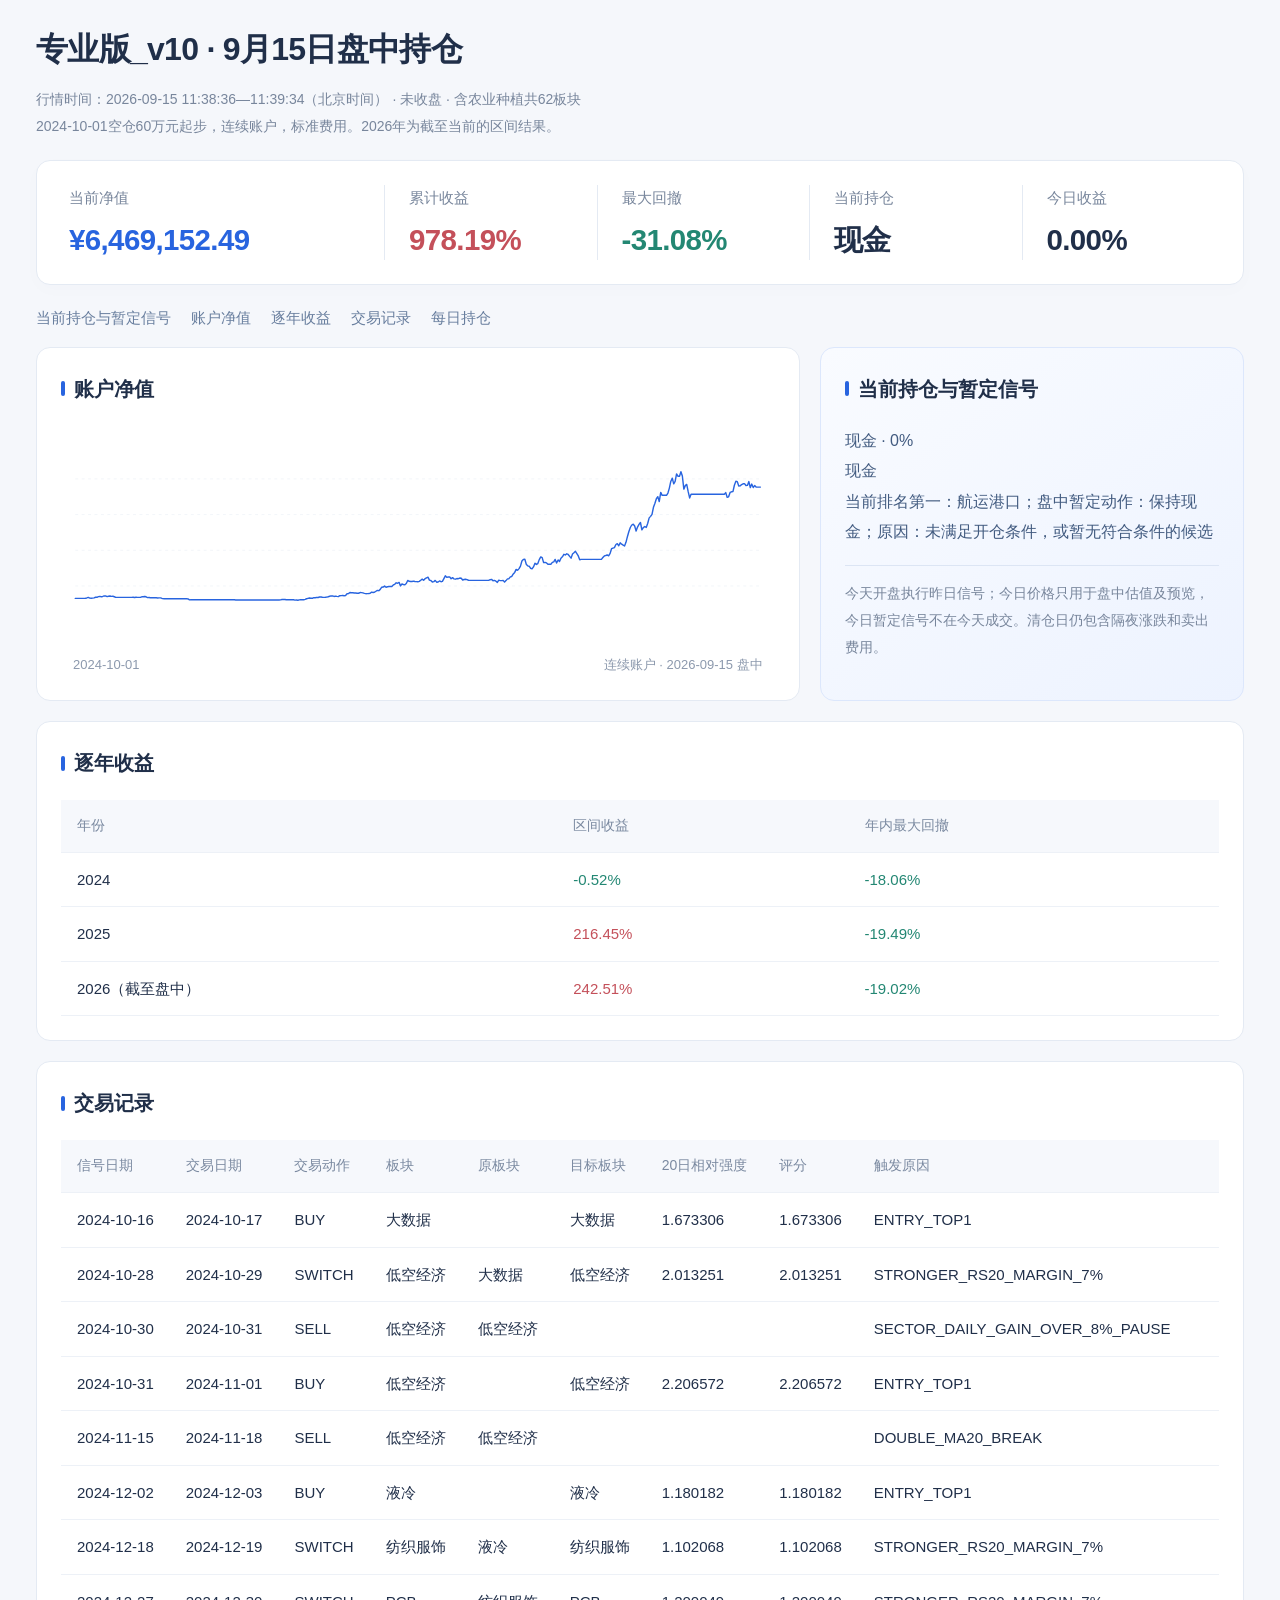
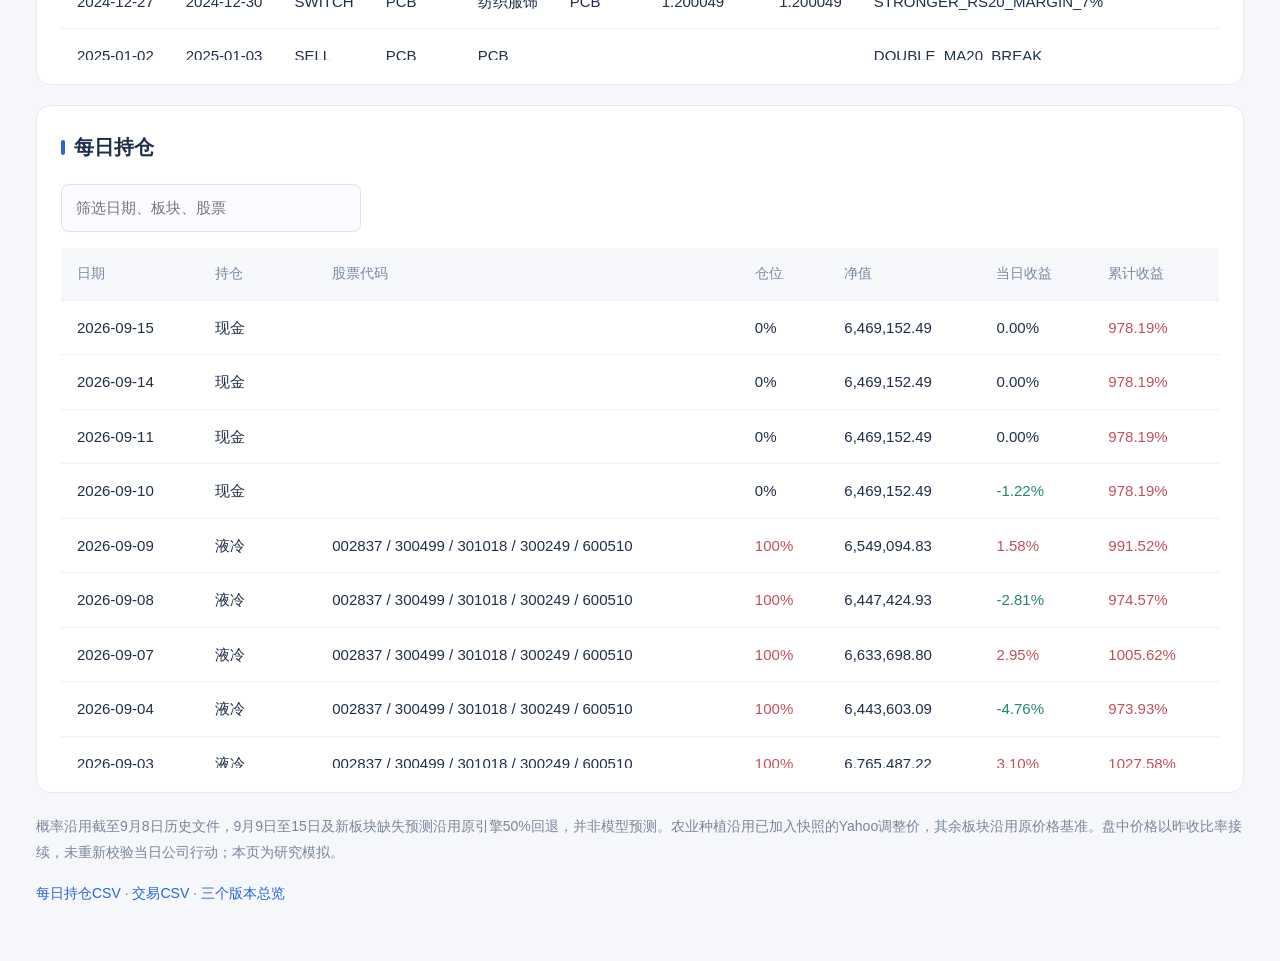
<file: reports/strategies/professional.html>
<!doctype html><html lang="zh-CN"><meta charset="utf-8"><meta name="viewport" content="width=device-width,initial-scale=1"><title>专业版_v10 · 9月15日盘中</title><style>body{margin:0;background:#f4f6f8;color:#182638;font:15px -apple-system,BlinkMacSystemFont,"PingFang SC",sans-serif}main{max-width:1280px;margin:auto;padding:32px 24px}h1{font-size:32px;margin-bottom:10px}p{line-height:1.8;color:#526174}.metrics{display:flex;gap:28px;flex-wrap:wrap;padding:24px 0}.metrics b{display:block;font-size:27px;color:#182638;margin-top:8px}section{background:white;padding:24px;margin:20px 0;border:1px solid #dde4eb;border-radius:10px}.scroll{overflow:auto;max-height:650px}table{border-collapse:collapse;width:100%;white-space:nowrap;font-size:13px}th,td{padding:12px;text-align:left;border-bottom:1px solid #e7ecf1}th{background:#edf2f7;position:sticky;top:0}input{padding:10px;width:280px;max-width:90%;border:1px solid #b8c5d3;border-radius:5px;margin-bottom:16px}svg{width:100%;height:240px}a{color:#166a9e}</style><link rel="stylesheet" href="../../assets/report.css"><main><h1>专业版_v10 · 9月15日盘中持仓</h1><p>行情时间：2026-09-15 11:38:36—11:39:34（北京时间） · 未收盘 · 含农业种植共62板块<br>2024-10-01空仓60万元起步，连续账户，标准费用。2026年为截至当前的区间结果。</p><div class="metrics"><div>当前净值<b>¥6,469,152.49</b></div><div>累计收益<b>978.19%</b></div><div>最大回撤<b>-31.08%</b></div><div>当前持仓<b>现金</b></div><div>今日收益<b>0.00%</b></div></div><section><h2>当前持仓与暂定信号</h2><p>现金 · 0%<br>现金<br>当前Top1：航运港口；盘中暂定动作：CASH；原因：ENTRY_GATE_CLOSED_OR_NO_CANDIDATE</p><p>今天开盘执行昨日信号；今日价格只用于盘中估值及预览，今日暂定信号不在今天成交。清仓日仍包含隔夜涨跌和卖出费用。</p></section><section><h2>账户净值</h2><svg viewBox="0 0 1000 240"><polyline points="20.0,207.4 22.0,207.4 24.1,207.4 26.1,207.4 28.1,207.4 30.1,207.4 32.2,207.4 34.2,207.2 36.2,206.8 38.2,206.1 40.3,207.0 42.3,207.1 44.3,207.0 46.3,206.7 48.4,205.8 50.4,205.9 52.4,204.9 54.4,204.6 56.5,205.1 58.5,204.7 60.5,204.0 62.5,204.0 64.6,204.9 66.6,204.4 68.6,204.0 70.6,204.6 72.7,204.5 74.7,205.1 76.7,206.0 78.7,206.0 80.8,206.0 82.8,206.0 84.8,206.0 86.8,206.0 88.9,206.0 90.9,206.0 92.9,206.0 94.9,206.0 97.0,206.0 99.0,206.0 101.0,205.9 103.0,206.1 105.1,205.9 107.1,206.0 109.1,206.0 111.1,206.0 113.2,205.2 115.2,205.1 117.2,204.7 119.2,205.2 121.3,206.3 123.3,206.2 125.3,206.5 127.3,206.3 129.4,206.5 131.4,206.4 133.4,206.6 135.4,206.8 137.5,206.7 139.5,206.7 141.5,207.5 143.5,207.8 145.6,207.8 147.6,207.8 149.6,207.8 151.6,207.8 153.7,207.8 155.7,207.8 157.7,207.8 159.7,207.8 161.8,207.8 163.8,207.8 165.8,207.8 167.8,207.8 169.9,207.8 171.9,207.8 173.9,207.8 175.9,207.8 178.0,208.2 180.0,209.5 182.0,209.4 184.1,209.4 186.1,209.4 188.1,209.4 190.1,209.4 192.2,209.4 194.2,209.4 196.2,209.4 198.2,209.4 200.3,209.4 202.3,209.4 204.3,209.4 206.3,209.4 208.4,209.4 210.4,209.4 212.4,209.4 214.4,209.4 216.5,209.4 218.5,209.4 220.5,209.4 222.5,209.4 224.6,209.4 226.6,209.4 228.6,209.4 230.6,209.4 232.7,209.4 234.7,209.2 236.7,209.3 238.7,209.4 240.8,209.3 242.8,209.4 244.8,209.6 246.8,209.6 248.9,209.6 250.9,209.6 252.9,209.6 254.9,209.6 257.0,209.6 259.0,209.6 261.0,209.6 263.0,209.6 265.1,209.6 267.1,209.6 269.1,209.6 271.1,209.6 273.2,209.6 275.2,209.6 277.2,209.6 279.2,209.6 281.3,209.6 283.3,209.6 285.3,209.6 287.3,209.6 289.4,209.6 291.4,209.6 293.4,209.6 295.4,209.6 297.5,209.6 299.5,209.6 301.5,209.6 303.5,209.6 305.6,209.6 307.6,209.5 309.6,209.0 311.6,209.0 313.7,208.9 315.7,209.4 317.7,209.1 319.7,209.4 321.8,209.3 323.8,209.3 325.8,209.4 327.8,209.8 329.9,209.7 331.9,210.0 333.9,209.5 335.9,209.1 338.0,209.2 340.0,209.4 342.0,208.7 344.1,207.9 346.1,207.4 348.1,206.9 350.1,207.2 352.2,207.3 354.2,206.4 356.2,206.6 358.2,206.0 360.3,206.2 362.3,205.5 364.3,205.4 366.3,205.8 368.4,206.0 370.4,205.8 372.4,205.5 374.4,205.1 376.5,204.5 378.5,203.9 380.5,204.0 382.5,204.7 384.6,204.2 386.6,204.6 388.6,204.9 390.6,203.6 392.7,203.5 394.7,203.4 396.7,203.6 398.7,203.4 400.8,201.0 402.8,200.7 404.8,199.2 406.8,199.4 408.9,199.6 410.9,199.8 412.9,199.9 414.9,200.2 417.0,200.2 419.0,199.2 421.0,199.3 423.0,199.7 425.1,200.4 427.1,200.8 429.1,200.7 431.1,200.6 433.2,200.2 435.2,198.6 437.2,199.1 439.2,198.8 441.3,197.4 443.3,196.2 445.3,196.6 447.3,194.8 449.4,191.7 451.4,191.5 453.4,190.2 455.4,191.8 457.5,191.1 459.5,190.7 461.5,190.8 463.5,190.7 465.6,188.6 467.6,187.7 469.6,185.6 471.6,186.2 473.7,185.0 475.7,189.9 477.7,187.2 479.7,187.9 481.8,188.3 483.8,186.6 485.8,182.3 487.8,183.5 489.9,183.8 491.9,183.7 493.9,183.2 495.9,183.8 498.0,183.9 500.0,184.1 502.0,183.6 504.1,182.0 506.1,180.5 508.1,182.0 510.1,179.8 512.2,178.6 514.2,177.7 516.2,181.8 518.2,182.4 520.3,184.6 522.3,184.0 524.3,182.2 526.3,184.7 528.4,184.4 530.4,183.0 532.4,184.0 534.4,183.6 536.5,179.7 538.5,175.8 540.5,178.0 542.5,177.4 544.6,177.3 546.6,179.9 548.6,178.4 550.6,180.0 552.7,180.5 554.7,179.6 556.7,179.8 558.7,178.9 560.8,179.2 562.8,181.7 564.8,180.9 566.8,180.6 568.9,181.1 570.9,182.0 572.9,182.2 574.9,182.2 577.0,182.2 579.0,182.2 581.0,182.2 583.0,182.2 585.1,182.2 587.1,182.2 589.1,182.2 591.1,182.2 593.2,182.2 595.2,182.2 597.2,182.2 599.2,182.2 601.3,181.2 603.3,180.8 605.3,182.6 607.3,182.2 609.4,183.3 611.4,185.0 613.4,181.9 615.4,182.5 617.5,182.5 619.5,182.2 621.5,184.6 623.5,182.5 625.6,180.1 627.6,179.8 629.6,177.2 631.6,176.7 633.7,173.2 635.7,171.0 637.7,166.8 639.7,168.0 641.8,165.7 643.8,162.2 645.8,155.0 647.8,152.8 649.9,152.5 651.9,159.5 653.9,161.9 655.9,162.3 658.0,165.2 660.0,166.0 662.0,163.3 664.1,158.1 666.1,159.8 668.1,158.6 670.1,153.1 672.2,149.3 674.2,150.3 676.2,157.3 678.2,157.0 680.3,157.7 682.3,159.7 684.3,159.7 686.3,159.7 688.4,156.9 690.4,156.2 692.4,152.9 694.4,157.8 696.5,153.6 698.5,155.6 700.5,151.1 702.5,149.2 704.6,145.6 706.6,146.6 708.6,144.9 710.6,145.9 712.7,148.6 714.7,151.0 716.7,145.3 718.7,143.5 720.8,141.4 722.8,144.6 724.8,148.0 726.8,153.3 728.9,152.8 730.9,152.8 732.9,152.8 734.9,152.8 737.0,152.8 739.0,152.8 741.0,152.8 743.0,152.8 745.1,152.8 747.1,152.8 749.1,152.8 751.1,152.8 753.2,152.8 755.2,152.8 757.2,152.8 759.2,150.2 761.3,147.9 763.3,147.3 765.3,146.6 767.3,147.8 769.4,144.3 771.4,137.8 773.4,136.9 775.4,136.2 777.5,131.9 779.5,130.7 781.5,133.7 783.5,129.6 785.6,131.5 787.6,132.7 789.6,134.0 791.6,128.9 793.7,120.6 795.7,113.7 797.7,108.1 799.7,104.6 801.8,103.5 803.8,105.9 805.8,113.1 807.8,107.5 809.9,103.8 811.9,101.1 813.9,111.4 815.9,108.2 818.0,106.7 820.0,108.0 822.0,102.5 824.1,94.6 826.1,92.5 828.1,89.7 830.1,79.8 832.2,74.2 834.2,67.8 836.2,64.9 838.2,71.8 840.3,58.9 842.3,63.0 844.3,63.0 846.3,63.0 848.4,63.0 850.4,59.8 852.4,52.9 854.4,43.6 856.5,38.9 858.5,46.9 860.5,43.6 862.5,33.0 864.6,36.3 866.6,36.3 868.6,30.0 870.6,35.9 872.7,54.3 874.7,49.4 876.7,47.7 878.7,57.5 880.8,66.7 882.8,61.5 884.8,61.5 886.8,61.5 888.9,61.5 890.9,61.5 892.9,61.5 894.9,61.5 897.0,61.5 899.0,61.5 901.0,61.5 903.0,61.5 905.1,61.5 907.1,61.5 909.1,61.5 911.1,61.5 913.2,61.5 915.2,61.5 917.2,61.5 919.2,61.5 921.3,61.5 923.3,61.5 925.3,61.5 927.3,61.5 929.4,61.5 931.4,59.2 933.4,65.7 935.4,65.1 937.5,59.0 939.5,58.1 941.5,57.7 943.5,48.9 945.6,43.3 947.6,43.8 949.6,49.9 951.6,49.8 953.7,47.9 955.7,46.8 957.7,46.6 959.7,49.2 961.8,49.1 963.8,43.7 965.8,52.2 967.8,47.2 969.9,52.1 971.9,49.4 973.9,51.5 975.9,51.5 978.0,51.5 980.0,51.5" fill="none" stroke="#167d91" stroke-width="3"/></svg></section><section><h2>逐年收益</h2><table class="dataframe">
  <thead>
    <tr style="text-align: right;">
      <th>年份</th>
      <th>区间收益</th>
      <th>年内最大回撤</th>
    </tr>
  </thead>
  <tbody>
    <tr>
      <td>2024</td>
      <td>-0.52%</td>
      <td>-18.06%</td>
    </tr>
    <tr>
      <td>2025</td>
      <td>216.45%</td>
      <td>-19.49%</td>
    </tr>
    <tr>
      <td>2026（截至盘中）</td>
      <td>242.51%</td>
      <td>-19.02%</td>
    </tr>
  </tbody>
</table></section><section><h2>交易记录</h2><div class="scroll"><table class="dataframe">
  <thead>
    <tr style="text-align: right;">
      <th>signal_date</th>
      <th>trade_date</th>
      <th>action</th>
      <th>sector</th>
      <th>from_sector</th>
      <th>to_sector</th>
      <th>rs20</th>
      <th>score</th>
      <th>reason</th>
      <th>target_weight</th>
      <th>nav_at_open</th>
      <th>cycle_return</th>
      <th>losing_cycle_streak</th>
    </tr>
  </thead>
  <tbody>
    <tr>
      <td>2024-10-16</td>
      <td>2024-10-17</td>
      <td>BUY</td>
      <td>大数据</td>
      <td></td>
      <td>大数据</td>
      <td>1.673306</td>
      <td>1.673306</td>
      <td>ENTRY_TOP1</td>
      <td>1.0</td>
      <td>6.000000e+05</td>
      <td></td>
      <td></td>
    </tr>
    <tr>
      <td>2024-10-28</td>
      <td>2024-10-29</td>
      <td>SWITCH</td>
      <td>低空经济</td>
      <td>大数据</td>
      <td>低空经济</td>
      <td>2.013251</td>
      <td>2.013251</td>
      <td>STRONGER_RS20_MARGIN_7%</td>
      <td>1.0</td>
      <td>6.649834e+05</td>
      <td></td>
      <td></td>
    </tr>
    <tr>
      <td>2024-10-30</td>
      <td>2024-10-31</td>
      <td>SELL</td>
      <td>低空经济</td>
      <td>低空经济</td>
      <td></td>
      <td></td>
      <td></td>
      <td>SECTOR_DAILY_GAIN_OVER_8%_PAUSE</td>
      <td>0.0</td>
      <td>7.080171e+05</td>
      <td>0.180029</td>
      <td>0.0</td>
    </tr>
    <tr>
      <td>2024-10-31</td>
      <td>2024-11-01</td>
      <td>BUY</td>
      <td>低空经济</td>
      <td></td>
      <td>低空经济</td>
      <td>2.206572</td>
      <td>2.206572</td>
      <td>ENTRY_TOP1</td>
      <td>1.0</td>
      <td>7.080171e+05</td>
      <td></td>
      <td></td>
    </tr>
    <tr>
      <td>2024-11-15</td>
      <td>2024-11-18</td>
      <td>SELL</td>
      <td>低空经济</td>
      <td>低空经济</td>
      <td></td>
      <td></td>
      <td></td>
      <td>DOUBLE_MA20_BREAK</td>
      <td>0.0</td>
      <td>6.571726e+05</td>
      <td>-0.071813</td>
      <td>1.0</td>
    </tr>
    <tr>
      <td>2024-12-02</td>
      <td>2024-12-03</td>
      <td>BUY</td>
      <td>液冷</td>
      <td></td>
      <td>液冷</td>
      <td>1.180182</td>
      <td>1.180182</td>
      <td>ENTRY_TOP1</td>
      <td>1.0</td>
      <td>6.571726e+05</td>
      <td></td>
      <td></td>
    </tr>
    <tr>
      <td>2024-12-18</td>
      <td>2024-12-19</td>
      <td>SWITCH</td>
      <td>纺织服饰</td>
      <td>液冷</td>
      <td>纺织服饰</td>
      <td>1.102068</td>
      <td>1.102068</td>
      <td>STRONGER_RS20_MARGIN_7%</td>
      <td>1.0</td>
      <td>6.387789e+05</td>
      <td></td>
      <td></td>
    </tr>
    <tr>
      <td>2024-12-27</td>
      <td>2024-12-30</td>
      <td>SWITCH</td>
      <td>PCB</td>
      <td>纺织服饰</td>
      <td>PCB</td>
      <td>1.200049</td>
      <td>1.200049</td>
      <td>STRONGER_RS20_MARGIN_7%</td>
      <td>1.0</td>
      <td>6.330977e+05</td>
      <td></td>
      <td></td>
    </tr>
    <tr>
      <td>2025-01-02</td>
      <td>2025-01-03</td>
      <td>SELL</td>
      <td>PCB</td>
      <td>PCB</td>
      <td></td>
      <td></td>
      <td></td>
      <td>DOUBLE_MA20_BREAK</td>
      <td>0.0</td>
      <td>5.929316e+05</td>
      <td>-0.097754</td>
      <td>2.0</td>
    </tr>
    <tr>
      <td>2025-01-24</td>
      <td>2025-01-27</td>
      <td>BUY</td>
      <td>PCB</td>
      <td></td>
      <td>PCB</td>
      <td>1.144373</td>
      <td>1.144373</td>
      <td>ENTRY_TOP1</td>
      <td>1.0</td>
      <td>5.929316e+05</td>
      <td></td>
      <td></td>
    </tr>
    <tr>
      <td>2025-02-05</td>
      <td>2025-02-06</td>
      <td>SELL</td>
      <td>PCB</td>
      <td>PCB</td>
      <td></td>
      <td></td>
      <td></td>
      <td>DOUBLE_MA20_BREAK</td>
      <td>0.0</td>
      <td>5.327390e+05</td>
      <td>-0.101517</td>
      <td>3.0</td>
    </tr>
    <tr>
      <td>2025-03-13</td>
      <td>2025-03-14</td>
      <td>BUY</td>
      <td>工程机械</td>
      <td></td>
      <td>工程机械</td>
      <td>1.179117</td>
      <td>1.179117</td>
      <td>ENTRY_TOP1</td>
      <td>1.0</td>
      <td>5.327390e+05</td>
      <td></td>
      <td></td>
    </tr>
    <tr>
      <td>2025-03-21</td>
      <td>2025-03-24</td>
      <td>SELL</td>
      <td>工程机械</td>
      <td>工程机械</td>
      <td></td>
      <td></td>
      <td></td>
      <td>DOUBLE_MA20_BREAK</td>
      <td>0.0</td>
      <td>5.269774e+05</td>
      <td>-0.010815</td>
      <td>4.0</td>
    </tr>
    <tr>
      <td>2025-05-08</td>
      <td>2025-05-09</td>
      <td>BUY</td>
      <td>CPO</td>
      <td></td>
      <td>CPO</td>
      <td>1.301853</td>
      <td>1.301853</td>
      <td>ENTRY_TOP1</td>
      <td>1.0</td>
      <td>5.269774e+05</td>
      <td></td>
      <td></td>
    </tr>
    <tr>
      <td>2025-07-15</td>
      <td>2025-07-16</td>
      <td>SELL</td>
      <td>CPO</td>
      <td>CPO</td>
      <td></td>
      <td></td>
      <td></td>
      <td>SECTOR_DAILY_GAIN_OVER_8%_PAUSE</td>
      <td>0.0</td>
      <td>8.685178e+05</td>
      <td>0.648112</td>
      <td>0.0</td>
    </tr>
    <tr>
      <td>2025-07-16</td>
      <td>2025-07-17</td>
      <td>BUY</td>
      <td>CPO</td>
      <td></td>
      <td>CPO</td>
      <td>1.358775</td>
      <td>1.358775</td>
      <td>ENTRY_TOP1</td>
      <td>1.0</td>
      <td>8.685178e+05</td>
      <td></td>
      <td></td>
    </tr>
    <tr>
      <td>2025-07-28</td>
      <td>2025-07-29</td>
      <td>SWITCH</td>
      <td>稀土永磁</td>
      <td>CPO</td>
      <td>稀土永磁</td>
      <td>1.453187</td>
      <td>1.453187</td>
      <td>STRONGER_RS20_MARGIN_7%</td>
      <td>1.0</td>
      <td>9.289546e+05</td>
      <td></td>
      <td></td>
    </tr>
    <tr>
      <td>2025-08-11</td>
      <td>2025-08-12</td>
      <td>SWITCH</td>
      <td>液冷</td>
      <td>稀土永磁</td>
      <td>液冷</td>
      <td>1.440671</td>
      <td>1.440671</td>
      <td>STRONGER_RS20_MARGIN_7%</td>
      <td>1.0</td>
      <td>9.367350e+05</td>
      <td></td>
      <td></td>
    </tr>
    <tr>
      <td>2025-08-18</td>
      <td>2025-08-19</td>
      <td>SELL</td>
      <td>液冷</td>
      <td>液冷</td>
      <td></td>
      <td></td>
      <td></td>
      <td>SECTOR_DAILY_GAIN_OVER_8%_PAUSE</td>
      <td>0.0</td>
      <td>1.228056e+06</td>
      <td>0.413967</td>
      <td>0.0</td>
    </tr>
    <tr>
      <td>2025-08-19</td>
      <td>2025-08-20</td>
      <td>BUY</td>
      <td>液冷</td>
      <td></td>
      <td>液冷</td>
      <td>1.900131</td>
      <td>1.900131</td>
      <td>ENTRY_TOP1</td>
      <td>1.0</td>
      <td>1.228056e+06</td>
      <td></td>
      <td></td>
    </tr>
    <tr>
      <td>2025-08-28</td>
      <td>2025-08-29</td>
      <td>SELL</td>
      <td>液冷</td>
      <td>液冷</td>
      <td></td>
      <td></td>
      <td></td>
      <td>SECTOR_DAILY_GAIN_OVER_8%_PAUSE</td>
      <td>0.0</td>
      <td>1.378352e+06</td>
      <td>0.122386</td>
      <td>0.0</td>
    </tr>
    <tr>
      <td>2025-08-29</td>
      <td>2025-09-01</td>
      <td>BUY</td>
      <td>CPO</td>
      <td></td>
      <td>CPO</td>
      <td>1.827499</td>
      <td>1.827499</td>
      <td>ENTRY_TOP1</td>
      <td>1.0</td>
      <td>1.378352e+06</td>
      <td></td>
      <td></td>
    </tr>
    <tr>
      <td>2025-09-01</td>
      <td>2025-09-02</td>
      <td>SELL</td>
      <td>CPO</td>
      <td>CPO</td>
      <td></td>
      <td></td>
      <td></td>
      <td>SECTOR_DAILY_GAIN_OVER_8%_PAUSE</td>
      <td>0.0</td>
      <td>1.440610e+06</td>
      <td>0.045168</td>
      <td>0.0</td>
    </tr>
    <tr>
      <td>2025-09-02</td>
      <td>2025-09-03</td>
      <td>BUY</td>
      <td>CPO</td>
      <td></td>
      <td>CPO</td>
      <td>1.886607</td>
      <td>1.886607</td>
      <td>ENTRY_TOP1</td>
      <td>1.0</td>
      <td>1.440610e+06</td>
      <td></td>
      <td></td>
    </tr>
    <tr>
      <td>2025-09-05</td>
      <td>2025-09-08</td>
      <td>SELL</td>
      <td>CPO</td>
      <td>CPO</td>
      <td></td>
      <td></td>
      <td></td>
      <td>SECTOR_DAILY_GAIN_OVER_8%_PAUSE</td>
      <td>0.0</td>
      <td>1.375592e+06</td>
      <td>-0.045133</td>
      <td>1.0</td>
    </tr>
    <tr>
      <td>2025-09-08</td>
      <td>2025-09-09</td>
      <td>BUY</td>
      <td>CPO</td>
      <td></td>
      <td>CPO</td>
      <td>1.648521</td>
      <td>1.648521</td>
      <td>ENTRY_TOP1</td>
      <td>1.0</td>
      <td>1.375592e+06</td>
      <td></td>
      <td></td>
    </tr>
    <tr>
      <td>2025-09-11</td>
      <td>2025-09-12</td>
      <td>SELL</td>
      <td>CPO</td>
      <td>CPO</td>
      <td></td>
      <td></td>
      <td></td>
      <td>SECTOR_DAILY_GAIN_OVER_8%_PAUSE</td>
      <td>0.0</td>
      <td>1.550089e+06</td>
      <td>0.126852</td>
      <td>0.0</td>
    </tr>
    <tr>
      <td>2025-09-12</td>
      <td>2025-09-15</td>
      <td>BUY</td>
      <td>储能</td>
      <td></td>
      <td>储能</td>
      <td>1.409926</td>
      <td>1.409926</td>
      <td>ENTRY_TOP1</td>
      <td>1.0</td>
      <td>1.550089e+06</td>
      <td></td>
      <td></td>
    </tr>
    <tr>
      <td>2025-10-13</td>
      <td>2025-10-14</td>
      <td>SWITCH</td>
      <td>存储</td>
      <td>储能</td>
      <td>存储</td>
      <td>1.374915</td>
      <td>1.374915</td>
      <td>STRONGER_RS20_MARGIN_7%</td>
      <td>1.0</td>
      <td>1.623532e+06</td>
      <td></td>
      <td></td>
    </tr>
    <tr>
      <td>2025-10-27</td>
      <td>2025-10-28</td>
      <td>SELL</td>
      <td>存储</td>
      <td>存储</td>
      <td></td>
      <td></td>
      <td></td>
      <td>SECTOR_DAILY_GAIN_OVER_8%_PAUSE</td>
      <td>0.0</td>
      <td>1.772329e+06</td>
      <td>0.143372</td>
      <td>0.0</td>
    </tr>
    <tr>
      <td>2025-10-28</td>
      <td>2025-10-29</td>
      <td>BUY</td>
      <td>存储</td>
      <td></td>
      <td>存储</td>
      <td>1.296651</td>
      <td>1.296651</td>
      <td>ENTRY_TOP1</td>
      <td>1.0</td>
      <td>1.772329e+06</td>
      <td></td>
      <td></td>
    </tr>
    <tr>
      <td>2025-11-07</td>
      <td>2025-11-10</td>
      <td>SWITCH</td>
      <td>光伏</td>
      <td>存储</td>
      <td>光伏</td>
      <td>1.32721</td>
      <td>1.32721</td>
      <td>STRONGER_RS20_MARGIN_7%</td>
      <td>1.0</td>
      <td>1.756506e+06</td>
      <td></td>
      <td></td>
    </tr>
    <tr>
      <td>2025-11-18</td>
      <td>2025-11-19</td>
      <td>SELL</td>
      <td>光伏</td>
      <td>光伏</td>
      <td></td>
      <td></td>
      <td></td>
      <td>DOUBLE_MA20_BREAK</td>
      <td>0.0</td>
      <td>1.615484e+06</td>
      <td>-0.088496</td>
      <td>1.0</td>
    </tr>
    <tr>
      <td>2025-12-08</td>
      <td>2025-12-09</td>
      <td>BUY</td>
      <td>CPO</td>
      <td></td>
      <td>CPO</td>
      <td>1.204998</td>
      <td>1.204998</td>
      <td>ENTRY_TOP1</td>
      <td>1.0</td>
      <td>1.615484e+06</td>
      <td></td>
      <td></td>
    </tr>
    <tr>
      <td>2025-12-17</td>
      <td>2025-12-18</td>
      <td>SELL</td>
      <td>CPO</td>
      <td>CPO</td>
      <td></td>
      <td></td>
      <td></td>
      <td>SECTOR_DAILY_GAIN_OVER_8%_PAUSE</td>
      <td>0.0</td>
      <td>1.605174e+06</td>
      <td>-0.006382</td>
      <td>2.0</td>
    </tr>
    <tr>
      <td>2025-12-19</td>
      <td>2025-12-22</td>
      <td>BUY</td>
      <td>商业航天</td>
      <td></td>
      <td>商业航天</td>
      <td>1.485015</td>
      <td>1.485015</td>
      <td>ENTRY_TOP1</td>
      <td>1.0</td>
      <td>1.605174e+06</td>
      <td></td>
      <td></td>
    </tr>
    <tr>
      <td>2025-12-25</td>
      <td>2025-12-26</td>
      <td>SELL</td>
      <td>商业航天</td>
      <td>商业航天</td>
      <td></td>
      <td></td>
      <td></td>
      <td>SECTOR_DAILY_GAIN_OVER_8%_PAUSE</td>
      <td>0.0</td>
      <td>1.717121e+06</td>
      <td>0.069741</td>
      <td>0.0</td>
    </tr>
    <tr>
      <td>2025-12-26</td>
      <td>2025-12-29</td>
      <td>BUY</td>
      <td>商业航天</td>
      <td></td>
      <td>商业航天</td>
      <td>1.697009</td>
      <td>1.697009</td>
      <td>ENTRY_TOP1</td>
      <td>1.0</td>
      <td>1.717121e+06</td>
      <td></td>
      <td></td>
    </tr>
    <tr>
      <td>2025-12-31</td>
      <td>2026-01-05</td>
      <td>SELL</td>
      <td>商业航天</td>
      <td>商业航天</td>
      <td></td>
      <td></td>
      <td></td>
      <td>SECTOR_DAILY_GAIN_OVER_8%_PAUSE</td>
      <td>0.0</td>
      <td>2.066814e+06</td>
      <td>0.203651</td>
      <td>0.0</td>
    </tr>
    <tr>
      <td>2026-01-05</td>
      <td>2026-01-06</td>
      <td>BUY</td>
      <td>商业航天</td>
      <td></td>
      <td>商业航天</td>
      <td>1.893117</td>
      <td>1.893117</td>
      <td>ENTRY_TOP1</td>
      <td>1.0</td>
      <td>2.066814e+06</td>
      <td></td>
      <td></td>
    </tr>
    <tr>
      <td>2026-01-12</td>
      <td>2026-01-13</td>
      <td>SELL</td>
      <td>商业航天</td>
      <td>商业航天</td>
      <td></td>
      <td></td>
      <td></td>
      <td>SECTOR_DAILY_GAIN_OVER_8%_PAUSE</td>
      <td>0.0</td>
      <td>2.792988e+06</td>
      <td>0.351349</td>
      <td>0.0</td>
    </tr>
    <tr>
      <td>2026-01-13</td>
      <td>2026-01-14</td>
      <td>BUY</td>
      <td>商业航天</td>
      <td></td>
      <td>商业航天</td>
      <td>2.086099</td>
      <td>2.086099</td>
      <td>ENTRY_TOP1</td>
      <td>1.0</td>
      <td>2.792988e+06</td>
      <td></td>
      <td></td>
    </tr>
    <tr>
      <td>2026-01-23</td>
      <td>2026-01-26</td>
      <td>SELL</td>
      <td>商业航天</td>
      <td>商业航天</td>
      <td></td>
      <td></td>
      <td></td>
      <td>SECTOR_DAILY_GAIN_OVER_8%_PAUSE</td>
      <td>0.0</td>
      <td>2.519900e+06</td>
      <td>-0.097776</td>
      <td>1.0</td>
    </tr>
    <tr>
      <td>2026-01-26</td>
      <td>2026-01-27</td>
      <td>BUY</td>
      <td>黄金概念</td>
      <td></td>
      <td>黄金概念</td>
      <td>1.43482</td>
      <td>1.43482</td>
      <td>ENTRY_TOP1</td>
      <td>1.0</td>
      <td>2.519900e+06</td>
      <td></td>
      <td></td>
    </tr>
    <tr>
      <td>2026-01-28</td>
      <td>2026-01-29</td>
      <td>SELL</td>
      <td>黄金概念</td>
      <td>黄金概念</td>
      <td></td>
      <td></td>
      <td></td>
      <td>SECTOR_DAILY_GAIN_OVER_8%_PAUSE</td>
      <td>0.0</td>
      <td>2.944229e+06</td>
      <td>0.168391</td>
      <td>0.0</td>
    </tr>
    <tr>
      <td>2026-01-29</td>
      <td>2026-01-30</td>
      <td>BUY</td>
      <td>黄金概念</td>
      <td></td>
      <td>黄金概念</td>
      <td>1.602903</td>
      <td>1.602903</td>
      <td>ENTRY_TOP1</td>
      <td>1.0</td>
      <td>2.944229e+06</td>
      <td></td>
      <td></td>
    </tr>
    <tr>
      <td>2026-02-04</td>
      <td>2026-02-05</td>
      <td>SELL</td>
      <td>黄金概念</td>
      <td>黄金概念</td>
      <td></td>
      <td></td>
      <td></td>
      <td>DOUBLE_MA20_BREAK</td>
      <td>0.0</td>
      <td>2.537430e+06</td>
      <td>-0.138168</td>
      <td>1.0</td>
    </tr>
    <tr>
      <td>2026-02-09</td>
      <td>2026-02-10</td>
      <td>BUY</td>
      <td>光纤概念</td>
      <td></td>
      <td>光纤概念</td>
      <td>1.264713</td>
      <td>1.264713</td>
      <td>ENTRY_TOP1</td>
      <td>1.0</td>
      <td>2.537430e+06</td>
      <td></td>
      <td></td>
    </tr>
    <tr>
      <td>2026-03-10</td>
      <td>2026-03-11</td>
      <td>SELL</td>
      <td>光纤概念</td>
      <td>光纤概念</td>
      <td></td>
      <td></td>
      <td></td>
      <td>SECTOR_DAILY_GAIN_OVER_8%_PAUSE</td>
      <td>0.0</td>
      <td>3.187200e+06</td>
      <td>0.256074</td>
      <td>0.0</td>
    </tr>
    <tr>
      <td>2026-03-11</td>
      <td>2026-03-12</td>
      <td>BUY</td>
      <td>光纤概念</td>
      <td></td>
      <td>光纤概念</td>
      <td>1.34706</td>
      <td>1.34706</td>
      <td>ENTRY_TOP1</td>
      <td>1.0</td>
      <td>3.187200e+06</td>
      <td></td>
      <td></td>
    </tr>
    <tr>
      <td>2026-03-17</td>
      <td>2026-03-18</td>
      <td>SELL</td>
      <td>光纤概念</td>
      <td>光纤概念</td>
      <td></td>
      <td></td>
      <td></td>
      <td>DOUBLE_MA20_BREAK</td>
      <td>0.0</td>
      <td>2.822642e+06</td>
      <td>-0.114382</td>
      <td>1.0</td>
    </tr>
    <tr>
      <td>2026-04-08</td>
      <td>2026-04-09</td>
      <td>BUY</td>
      <td>CPO</td>
      <td></td>
      <td>CPO</td>
      <td>1.17589</td>
      <td>1.17589</td>
      <td>ENTRY_TOP1</td>
      <td>1.0</td>
      <td>2.822642e+06</td>
      <td></td>
      <td></td>
    </tr>
    <tr>
      <td>2026-04-22</td>
      <td>2026-04-23</td>
      <td>SWITCH</td>
      <td>光纤概念</td>
      <td>CPO</td>
      <td>光纤概念</td>
      <td>1.468649</td>
      <td>1.468649</td>
      <td>STRONGER_RS20_MARGIN_7%</td>
      <td>1.0</td>
      <td>3.655951e+06</td>
      <td></td>
      <td></td>
    </tr>
    <tr>
      <td>2026-05-25</td>
      <td>2026-05-26</td>
      <td>SWITCH</td>
      <td>被动元件</td>
      <td>光纤概念</td>
      <td>被动元件</td>
      <td>1.570131</td>
      <td>1.570131</td>
      <td>STRONGER_RS20_MARGIN_7%</td>
      <td>1.0</td>
      <td>4.598930e+06</td>
      <td></td>
      <td></td>
    </tr>
    <tr>
      <td>2026-06-09</td>
      <td>2026-06-10</td>
      <td>SELL</td>
      <td>被动元件</td>
      <td>被动元件</td>
      <td></td>
      <td></td>
      <td></td>
      <td>SECTOR_DAILY_GAIN_OVER_8%_PAUSE</td>
      <td>0.0</td>
      <td>6.458102e+06</td>
      <td>1.287964</td>
      <td>0.0</td>
    </tr>
    <tr>
      <td>2026-06-15</td>
      <td>2026-06-16</td>
      <td>BUY</td>
      <td>被动元件</td>
      <td></td>
      <td>被动元件</td>
      <td>1.894496</td>
      <td>1.894496</td>
      <td>ENTRY_TOP1</td>
      <td>1.0</td>
      <td>6.458102e+06</td>
      <td></td>
      <td></td>
    </tr>
    <tr>
      <td>2026-06-25</td>
      <td>2026-06-26</td>
      <td>SELL</td>
      <td>被动元件</td>
      <td>被动元件</td>
      <td></td>
      <td></td>
      <td></td>
      <td>SECTOR_DAILY_GAIN_OVER_8%_PAUSE</td>
      <td>0.0</td>
      <td>7.549330e+06</td>
      <td>0.16897</td>
      <td>0.0</td>
    </tr>
    <tr>
      <td>2026-06-29</td>
      <td>2026-06-30</td>
      <td>BUY</td>
      <td>存储</td>
      <td></td>
      <td>存储</td>
      <td>1.657468</td>
      <td>1.657468</td>
      <td>ENTRY_TOP1</td>
      <td>1.0</td>
      <td>7.549330e+06</td>
      <td></td>
      <td></td>
    </tr>
    <tr>
      <td>2026-07-08</td>
      <td>2026-07-09</td>
      <td>SELL</td>
      <td>存储</td>
      <td>存储</td>
      <td></td>
      <td></td>
      <td></td>
      <td>MARKET_MA180_AND_SECTOR_MA10_BREAK</td>
      <td>0.0</td>
      <td>6.545229e+06</td>
      <td>-0.133005</td>
      <td>1.0</td>
    </tr>
    <tr>
      <td>2026-08-11</td>
      <td>2026-08-12</td>
      <td>BUY</td>
      <td>黄金概念</td>
      <td></td>
      <td>黄金概念</td>
      <td>1.198634</td>
      <td>1.198634</td>
      <td>ENTRY_TOP1</td>
      <td>1.0</td>
      <td>6.545229e+06</td>
      <td></td>
      <td></td>
    </tr>
    <tr>
      <td>2026-08-28</td>
      <td>2026-08-31</td>
      <td>SWITCH</td>
      <td>液冷</td>
      <td>黄金概念</td>
      <td>液冷</td>
      <td>1.332461</td>
      <td>1.332461</td>
      <td>STRONGER_RS20_MARGIN_7%</td>
      <td>1.0</td>
      <td>6.777542e+06</td>
      <td></td>
      <td></td>
    </tr>
    <tr>
      <td>2026-09-09</td>
      <td>2026-09-10</td>
      <td>SELL</td>
      <td>液冷</td>
      <td>液冷</td>
      <td></td>
      <td></td>
      <td></td>
      <td>MARKET_MA180_AND_SECTOR_MA10_BREAK</td>
      <td>0.0</td>
      <td>6.977314e+06</td>
      <td>0.066015</td>
      <td>0.0</td>
    </tr>
  </tbody>
</table></div></section><section><h2>每日持仓</h2><input id="filter" placeholder="筛选日期、板块、股票"><div class="scroll" id="daily"><table class="dataframe">
  <thead>
    <tr style="text-align: right;">
      <th>日期</th>
      <th>持仓</th>
      <th>股票代码</th>
      <th>仓位</th>
      <th>净值</th>
      <th>当日收益</th>
      <th>累计收益</th>
    </tr>
  </thead>
  <tbody>
    <tr>
      <td>2026-09-15</td>
      <td>现金</td>
      <td></td>
      <td>0%</td>
      <td>6,469,152.49</td>
      <td>0.00%</td>
      <td>978.19%</td>
    </tr>
    <tr>
      <td>2026-09-14</td>
      <td>现金</td>
      <td></td>
      <td>0%</td>
      <td>6,469,152.49</td>
      <td>0.00%</td>
      <td>978.19%</td>
    </tr>
    <tr>
      <td>2026-09-11</td>
      <td>现金</td>
      <td></td>
      <td>0%</td>
      <td>6,469,152.49</td>
      <td>0.00%</td>
      <td>978.19%</td>
    </tr>
    <tr>
      <td>2026-09-10</td>
      <td>现金</td>
      <td></td>
      <td>0%</td>
      <td>6,469,152.49</td>
      <td>-1.22%</td>
      <td>978.19%</td>
    </tr>
    <tr>
      <td>2026-09-09</td>
      <td>液冷</td>
      <td>002837 / 300499 / 301018 / 300249 / 600510</td>
      <td>100%</td>
      <td>6,549,094.83</td>
      <td>1.58%</td>
      <td>991.52%</td>
    </tr>
    <tr>
      <td>2026-09-08</td>
      <td>液冷</td>
      <td>002837 / 300499 / 301018 / 300249 / 600510</td>
      <td>100%</td>
      <td>6,447,424.93</td>
      <td>-2.81%</td>
      <td>974.57%</td>
    </tr>
    <tr>
      <td>2026-09-07</td>
      <td>液冷</td>
      <td>002837 / 300499 / 301018 / 300249 / 600510</td>
      <td>100%</td>
      <td>6,633,698.80</td>
      <td>2.95%</td>
      <td>1005.62%</td>
    </tr>
    <tr>
      <td>2026-09-04</td>
      <td>液冷</td>
      <td>002837 / 300499 / 301018 / 300249 / 600510</td>
      <td>100%</td>
      <td>6,443,603.09</td>
      <td>-4.76%</td>
      <td>973.93%</td>
    </tr>
    <tr>
      <td>2026-09-03</td>
      <td>液冷</td>
      <td>002837 / 300499 / 301018 / 300249 / 600510</td>
      <td>100%</td>
      <td>6,765,487.22</td>
      <td>3.10%</td>
      <td>1027.58%</td>
    </tr>
    <tr>
      <td>2026-09-02</td>
      <td>液冷</td>
      <td>002837 / 300499 / 301018 / 300249 / 600510</td>
      <td>100%</td>
      <td>6,561,958.29</td>
      <td>0.10%</td>
      <td>993.66%</td>
    </tr>
    <tr>
      <td>2026-09-01</td>
      <td>液冷</td>
      <td>002837 / 300499 / 301018 / 300249 / 600510</td>
      <td>100%</td>
      <td>6,555,405.87</td>
      <td>-1.47%</td>
      <td>992.57%</td>
    </tr>
    <tr>
      <td>2026-08-31</td>
      <td>液冷</td>
      <td>002837 / 300499 / 301018 / 300249 / 600510</td>
      <td>100%</td>
      <td>6,653,488.94</td>
      <td>0.07%</td>
      <td>1008.91%</td>
    </tr>
    <tr>
      <td>2026-08-28</td>
      <td>黄金概念</td>
      <td>600547 / 601899 / 600489 / 000975 / 002237</td>
      <td>100%</td>
      <td>6,648,587.02</td>
      <td>0.67%</td>
      <td>1008.10%</td>
    </tr>
    <tr>
      <td>2026-08-27</td>
      <td>黄金概念</td>
      <td>600547 / 601899 / 600489 / 000975 / 002237</td>
      <td>100%</td>
      <td>6,604,177.16</td>
      <td>1.09%</td>
      <td>1000.70%</td>
    </tr>
    <tr>
      <td>2026-08-26</td>
      <td>黄金概念</td>
      <td>600547 / 601899 / 600489 / 000975 / 002237</td>
      <td>100%</td>
      <td>6,532,665.92</td>
      <td>0.06%</td>
      <td>988.78%</td>
    </tr>
    <tr>
      <td>2026-08-25</td>
      <td>黄金概念</td>
      <td>600547 / 601899 / 600489 / 000975 / 002237</td>
      <td>100%</td>
      <td>6,528,889.12</td>
      <td>-3.43%</td>
      <td>988.15%</td>
    </tr>
    <tr>
      <td>2026-08-24</td>
      <td>黄金概念</td>
      <td>600547 / 601899 / 600489 / 000975 / 002237</td>
      <td>100%</td>
      <td>6,760,534.29</td>
      <td>-0.28%</td>
      <td>1026.76%</td>
    </tr>
    <tr>
      <td>2026-08-21</td>
      <td>黄金概念</td>
      <td>600547 / 601899 / 600489 / 000975 / 002237</td>
      <td>100%</td>
      <td>6,779,779.80</td>
      <td>3.23%</td>
      <td>1029.96%</td>
    </tr>
    <tr>
      <td>2026-08-20</td>
      <td>黄金概念</td>
      <td>600547 / 601899 / 600489 / 000975 / 002237</td>
      <td>100%</td>
      <td>6,567,937.48</td>
      <td>5.30%</td>
      <td>994.66%</td>
    </tr>
    <tr>
      <td>2026-08-19</td>
      <td>黄金概念</td>
      <td>600547 / 601899 / 600489 / 000975 / 002237</td>
      <td>100%</td>
      <td>6,237,321.30</td>
      <td>0.28%</td>
      <td>939.55%</td>
    </tr>
    <tr>
      <td>2026-08-18</td>
      <td>黄金概念</td>
      <td>600547 / 601899 / 600489 / 000975 / 002237</td>
      <td>100%</td>
      <td>6,220,097.45</td>
      <td>0.50%</td>
      <td>936.68%</td>
    </tr>
    <tr>
      <td>2026-08-17</td>
      <td>黄金概念</td>
      <td>600547 / 601899 / 600489 / 000975 / 002237</td>
      <td>100%</td>
      <td>6,188,935.55</td>
      <td>3.86%</td>
      <td>931.49%</td>
    </tr>
    <tr>
      <td>2026-08-14</td>
      <td>黄金概念</td>
      <td>600547 / 601899 / 600489 / 000975 / 002237</td>
      <td>100%</td>
      <td>5,958,720.42</td>
      <td>0.40%</td>
      <td>893.12%</td>
    </tr>
    <tr>
      <td>2026-08-13</td>
      <td>黄金概念</td>
      <td>600547 / 601899 / 600489 / 000975 / 002237</td>
      <td>100%</td>
      <td>5,935,022.16</td>
      <td>-3.96%</td>
      <td>889.17%</td>
    </tr>
    <tr>
      <td>2026-08-12</td>
      <td>黄金概念</td>
      <td>600547 / 601899 / 600489 / 000975 / 002237</td>
      <td>100%</td>
      <td>6,179,713.04</td>
      <td>1.41%</td>
      <td>929.95%</td>
    </tr>
    <tr>
      <td>2026-08-11</td>
      <td>现金</td>
      <td></td>
      <td>0%</td>
      <td>6,094,084.66</td>
      <td>0.00%</td>
      <td>915.68%</td>
    </tr>
    <tr>
      <td>2026-08-10</td>
      <td>现金</td>
      <td></td>
      <td>0%</td>
      <td>6,094,084.66</td>
      <td>0.00%</td>
      <td>915.68%</td>
    </tr>
    <tr>
      <td>2026-08-07</td>
      <td>现金</td>
      <td></td>
      <td>0%</td>
      <td>6,094,084.66</td>
      <td>0.00%</td>
      <td>915.68%</td>
    </tr>
    <tr>
      <td>2026-08-06</td>
      <td>现金</td>
      <td></td>
      <td>0%</td>
      <td>6,094,084.66</td>
      <td>0.00%</td>
      <td>915.68%</td>
    </tr>
    <tr>
      <td>2026-08-05</td>
      <td>现金</td>
      <td></td>
      <td>0%</td>
      <td>6,094,084.66</td>
      <td>0.00%</td>
      <td>915.68%</td>
    </tr>
    <tr>
      <td>2026-08-04</td>
      <td>现金</td>
      <td></td>
      <td>0%</td>
      <td>6,094,084.66</td>
      <td>0.00%</td>
      <td>915.68%</td>
    </tr>
    <tr>
      <td>2026-08-03</td>
      <td>现金</td>
      <td></td>
      <td>0%</td>
      <td>6,094,084.66</td>
      <td>0.00%</td>
      <td>915.68%</td>
    </tr>
    <tr>
      <td>2026-07-31</td>
      <td>现金</td>
      <td></td>
      <td>0%</td>
      <td>6,094,084.66</td>
      <td>0.00%</td>
      <td>915.68%</td>
    </tr>
    <tr>
      <td>2026-07-30</td>
      <td>现金</td>
      <td></td>
      <td>0%</td>
      <td>6,094,084.66</td>
      <td>0.00%</td>
      <td>915.68%</td>
    </tr>
    <tr>
      <td>2026-07-29</td>
      <td>现金</td>
      <td></td>
      <td>0%</td>
      <td>6,094,084.66</td>
      <td>0.00%</td>
      <td>915.68%</td>
    </tr>
    <tr>
      <td>2026-07-28</td>
      <td>现金</td>
      <td></td>
      <td>0%</td>
      <td>6,094,084.66</td>
      <td>0.00%</td>
      <td>915.68%</td>
    </tr>
    <tr>
      <td>2026-07-27</td>
      <td>现金</td>
      <td></td>
      <td>0%</td>
      <td>6,094,084.66</td>
      <td>0.00%</td>
      <td>915.68%</td>
    </tr>
    <tr>
      <td>2026-07-24</td>
      <td>现金</td>
      <td></td>
      <td>0%</td>
      <td>6,094,084.66</td>
      <td>0.00%</td>
      <td>915.68%</td>
    </tr>
    <tr>
      <td>2026-07-23</td>
      <td>现金</td>
      <td></td>
      <td>0%</td>
      <td>6,094,084.66</td>
      <td>0.00%</td>
      <td>915.68%</td>
    </tr>
    <tr>
      <td>2026-07-22</td>
      <td>现金</td>
      <td></td>
      <td>0%</td>
      <td>6,094,084.66</td>
      <td>0.00%</td>
      <td>915.68%</td>
    </tr>
    <tr>
      <td>2026-07-21</td>
      <td>现金</td>
      <td></td>
      <td>0%</td>
      <td>6,094,084.66</td>
      <td>0.00%</td>
      <td>915.68%</td>
    </tr>
    <tr>
      <td>2026-07-20</td>
      <td>现金</td>
      <td></td>
      <td>0%</td>
      <td>6,094,084.66</td>
      <td>0.00%</td>
      <td>915.68%</td>
    </tr>
    <tr>
      <td>2026-07-17</td>
      <td>现金</td>
      <td></td>
      <td>0%</td>
      <td>6,094,084.66</td>
      <td>0.00%</td>
      <td>915.68%</td>
    </tr>
    <tr>
      <td>2026-07-16</td>
      <td>现金</td>
      <td></td>
      <td>0%</td>
      <td>6,094,084.66</td>
      <td>0.00%</td>
      <td>915.68%</td>
    </tr>
    <tr>
      <td>2026-07-15</td>
      <td>现金</td>
      <td></td>
      <td>0%</td>
      <td>6,094,084.66</td>
      <td>0.00%</td>
      <td>915.68%</td>
    </tr>
    <tr>
      <td>2026-07-14</td>
      <td>现金</td>
      <td></td>
      <td>0%</td>
      <td>6,094,084.66</td>
      <td>0.00%</td>
      <td>915.68%</td>
    </tr>
    <tr>
      <td>2026-07-13</td>
      <td>现金</td>
      <td></td>
      <td>0%</td>
      <td>6,094,084.66</td>
      <td>0.00%</td>
      <td>915.68%</td>
    </tr>
    <tr>
      <td>2026-07-10</td>
      <td>现金</td>
      <td></td>
      <td>0%</td>
      <td>6,094,084.66</td>
      <td>0.00%</td>
      <td>915.68%</td>
    </tr>
    <tr>
      <td>2026-07-09</td>
      <td>现金</td>
      <td></td>
      <td>0%</td>
      <td>6,094,084.66</td>
      <td>3.33%</td>
      <td>915.68%</td>
    </tr>
    <tr>
      <td>2026-07-08</td>
      <td>存储</td>
      <td>603986 / 301308 / 300223 / 688525 / 000021</td>
      <td>100%</td>
      <td>5,897,674.81</td>
      <td>-5.56%</td>
      <td>882.95%</td>
    </tr>
    <tr>
      <td>2026-07-07</td>
      <td>存储</td>
      <td>603986 / 301308 / 300223 / 688525 / 000021</td>
      <td>100%</td>
      <td>6,244,666.53</td>
      <td>-5.56%</td>
      <td>940.78%</td>
    </tr>
    <tr>
      <td>2026-07-06</td>
      <td>存储</td>
      <td>603986 / 301308 / 300223 / 688525 / 000021</td>
      <td>100%</td>
      <td>6,612,376.00</td>
      <td>0.95%</td>
      <td>1002.06%</td>
    </tr>
    <tr>
      <td>2026-07-03</td>
      <td>存储</td>
      <td>603986 / 301308 / 300223 / 688525 / 000021</td>
      <td>100%</td>
      <td>6,549,971.77</td>
      <td>2.88%</td>
      <td>991.66%</td>
    </tr>
    <tr>
      <td>2026-07-02</td>
      <td>存储</td>
      <td>603986 / 301308 / 300223 / 688525 / 000021</td>
      <td>100%</td>
      <td>6,366,442.08</td>
      <td>-9.80%</td>
      <td>961.07%</td>
    </tr>
    <tr>
      <td>2026-07-01</td>
      <td>存储</td>
      <td>603986 / 301308 / 300223 / 688525 / 000021</td>
      <td>100%</td>
      <td>7,058,228.51</td>
      <td>-3.05%</td>
      <td>1076.37%</td>
    </tr>
    <tr>
      <td>2026-06-30</td>
      <td>存储</td>
      <td>603986 / 301308 / 300223 / 688525 / 000021</td>
      <td>100%</td>
      <td>7,279,922.16</td>
      <td>3.35%</td>
      <td>1113.32%</td>
    </tr>
    <tr>
      <td>2026-06-29</td>
      <td>现金</td>
      <td></td>
      <td>0%</td>
      <td>7,043,755.25</td>
      <td>0.00%</td>
      <td>1073.96%</td>
    </tr>
    <tr>
      <td>2026-06-26</td>
      <td>现金</td>
      <td></td>
      <td>0%</td>
      <td>7,043,755.25</td>
      <td>-1.71%</td>
      <td>1073.96%</td>
    </tr>
    <tr>
      <td>2026-06-25</td>
      <td>被动元件</td>
      <td>000636 / 002138 / 603678 / 300408 / 300319</td>
      <td>100%</td>
      <td>7,166,469.36</td>
      <td>5.89%</td>
      <td>1094.41%</td>
    </tr>
    <tr>
      <td>2026-06-24</td>
      <td>被动元件</td>
      <td>000636 / 002138 / 603678 / 300408 / 300319</td>
      <td>100%</td>
      <td>6,767,933.91</td>
      <td>1.87%</td>
      <td>1027.99%</td>
    </tr>
    <tr>
      <td>2026-06-23</td>
      <td>被动元件</td>
      <td>000636 / 002138 / 603678 / 300408 / 300319</td>
      <td>100%</td>
      <td>6,643,718.10</td>
      <td>-4.33%</td>
      <td>1007.29%</td>
    </tr>
    <tr>
      <td>2026-06-22</td>
      <td>被动元件</td>
      <td>000636 / 002138 / 603678 / 300408 / 300319</td>
      <td>100%</td>
      <td>6,944,159.51</td>
      <td>2.63%</td>
      <td>1057.36%</td>
    </tr>
    <tr>
      <td>2026-06-18</td>
      <td>被动元件</td>
      <td>000636 / 002138 / 603678 / 300408 / 300319</td>
      <td>100%</td>
      <td>6,766,415.23</td>
      <td>5.42%</td>
      <td>1027.74%</td>
    </tr>
    <tr>
      <td>2026-06-17</td>
      <td>被动元件</td>
      <td>000636 / 002138 / 603678 / 300408 / 300319</td>
      <td>100%</td>
      <td>6,418,766.31</td>
      <td>4.25%</td>
      <td>969.79%</td>
    </tr>
    <tr>
      <td>2026-06-16</td>
      <td>被动元件</td>
      <td>000636 / 002138 / 603678 / 300408 / 300319</td>
      <td>100%</td>
      <td>6,156,988.63</td>
      <td>1.97%</td>
      <td>926.16%</td>
    </tr>
    <tr>
      <td>2026-06-15</td>
      <td>现金</td>
      <td></td>
      <td>0%</td>
      <td>6,038,276.70</td>
      <td>0.00%</td>
      <td>906.38%</td>
    </tr>
    <tr>
      <td>2026-06-12</td>
      <td>现金</td>
      <td></td>
      <td>0%</td>
      <td>6,038,276.70</td>
      <td>0.00%</td>
      <td>906.38%</td>
    </tr>
    <tr>
      <td>2026-06-11</td>
      <td>现金</td>
      <td></td>
      <td>0%</td>
      <td>6,038,276.70</td>
      <td>0.00%</td>
      <td>906.38%</td>
    </tr>
    <tr>
      <td>2026-06-10</td>
      <td>现金</td>
      <td></td>
      <td>0%</td>
      <td>6,038,276.70</td>
      <td>-2.46%</td>
      <td>906.38%</td>
    </tr>
    <tr>
      <td>2026-06-09</td>
      <td>被动元件</td>
      <td>000636 / 002138 / 603678 / 300408 / 300319</td>
      <td>100%</td>
      <td>6,190,384.14</td>
      <td>8.50%</td>
      <td>931.73%</td>
    </tr>
    <tr>
      <td>2026-06-08</td>
      <td>被动元件</td>
      <td>000636 / 002138 / 603678 / 300408 / 300319</td>
      <td>100%</td>
      <td>5,705,571.22</td>
      <td>-4.38%</td>
      <td>850.93%</td>
    </tr>
    <tr>
      <td>2026-06-05</td>
      <td>被动元件</td>
      <td>000636 / 002138 / 603678 / 300408 / 300319</td>
      <td>100%</td>
      <td>5,967,004.66</td>
      <td>1.88%</td>
      <td>894.50%</td>
    </tr>
    <tr>
      <td>2026-06-04</td>
      <td>被动元件</td>
      <td>000636 / 002138 / 603678 / 300408 / 300319</td>
      <td>100%</td>
      <td>5,857,056.41</td>
      <td>4.28%</td>
      <td>876.18%</td>
    </tr>
    <tr>
      <td>2026-06-03</td>
      <td>被动元件</td>
      <td>000636 / 002138 / 603678 / 300408 / 300319</td>
      <td>100%</td>
      <td>5,616,666.52</td>
      <td>3.92%</td>
      <td>836.11%</td>
    </tr>
    <tr>
      <td>2026-06-02</td>
      <td>被动元件</td>
      <td>000636 / 002138 / 603678 / 300408 / 300319</td>
      <td>100%</td>
      <td>5,404,658.67</td>
      <td>7.43%</td>
      <td>800.78%</td>
    </tr>
    <tr>
      <td>2026-06-01</td>
      <td>被动元件</td>
      <td>000636 / 002138 / 603678 / 300408 / 300319</td>
      <td>100%</td>
      <td>5,030,906.19</td>
      <td>2.16%</td>
      <td>738.48%</td>
    </tr>
    <tr>
      <td>2026-05-29</td>
      <td>被动元件</td>
      <td>000636 / 002138 / 603678 / 300408 / 300319</td>
      <td>100%</td>
      <td>4,924,612.53</td>
      <td>1.56%</td>
      <td>720.77%</td>
    </tr>
    <tr>
      <td>2026-05-28</td>
      <td>被动元件</td>
      <td>000636 / 002138 / 603678 / 300408 / 300319</td>
      <td>100%</td>
      <td>4,848,765.03</td>
      <td>6.55%</td>
      <td>708.13%</td>
    </tr>
    <tr>
      <td>2026-05-27</td>
      <td>被动元件</td>
      <td>000636 / 002138 / 603678 / 300408 / 300319</td>
      <td>100%</td>
      <td>4,550,704.11</td>
      <td>4.81%</td>
      <td>658.45%</td>
    </tr>
    <tr>
      <td>2026-05-26</td>
      <td>被动元件</td>
      <td>000636 / 002138 / 603678 / 300408 / 300319</td>
      <td>100%</td>
      <td>4,342,005.77</td>
      <td>-1.10%</td>
      <td>623.67%</td>
    </tr>
    <tr>
      <td>2026-05-25</td>
      <td>光纤概念</td>
      <td>600487 / 000070 / 002281 / 600522 / 002491</td>
      <td>100%</td>
      <td>4,390,368.79</td>
      <td>1.27%</td>
      <td>631.73%</td>
    </tr>
    <tr>
      <td>2026-05-22</td>
      <td>光纤概念</td>
      <td>600487 / 000070 / 002281 / 600522 / 002491</td>
      <td>100%</td>
      <td>4,335,483.13</td>
      <td>2.89%</td>
      <td>622.58%</td>
    </tr>
    <tr>
      <td>2026-05-21</td>
      <td>光纤概念</td>
      <td>600487 / 000070 / 002281 / 600522 / 002491</td>
      <td>100%</td>
      <td>4,213,618.30</td>
      <td>-8.49%</td>
      <td>602.27%</td>
    </tr>
    <tr>
      <td>2026-05-20</td>
      <td>光纤概念</td>
      <td>600487 / 000070 / 002281 / 600522 / 002491</td>
      <td>100%</td>
      <td>4,604,324.22</td>
      <td>2.30%</td>
      <td>667.39%</td>
    </tr>
    <tr>
      <td>2026-05-19</td>
      <td>光纤概念</td>
      <td>600487 / 000070 / 002281 / 600522 / 002491</td>
      <td>100%</td>
      <td>4,500,870.16</td>
      <td>3.20%</td>
      <td>650.15%</td>
    </tr>
    <tr>
      <td>2026-05-18</td>
      <td>光纤概念</td>
      <td>600487 / 000070 / 002281 / 600522 / 002491</td>
      <td>100%</td>
      <td>4,361,337.09</td>
      <td>5.08%</td>
      <td>626.89%</td>
    </tr>
    <tr>
      <td>2026-05-15</td>
      <td>光纤概念</td>
      <td>600487 / 000070 / 002281 / 600522 / 002491</td>
      <td>100%</td>
      <td>4,150,681.83</td>
      <td>-6.17%</td>
      <td>591.78%</td>
    </tr>
    <tr>
      <td>2026-05-14</td>
      <td>光纤概念</td>
      <td>600487 / 000070 / 002281 / 600522 / 002491</td>
      <td>100%</td>
      <td>4,423,582.00</td>
      <td>-2.00%</td>
      <td>637.26%</td>
    </tr>
    <tr>
      <td>2026-05-13</td>
      <td>光纤概念</td>
      <td>600487 / 000070 / 002281 / 600522 / 002491</td>
      <td>100%</td>
      <td>4,514,015.19</td>
      <td>0.95%</td>
      <td>652.34%</td>
    </tr>
    <tr>
      <td>2026-05-12</td>
      <td>光纤概念</td>
      <td>600487 / 000070 / 002281 / 600522 / 002491</td>
      <td>100%</td>
      <td>4,471,476.68</td>
      <td>3.05%</td>
      <td>645.25%</td>
    </tr>
    <tr>
      <td>2026-05-11</td>
      <td>光纤概念</td>
      <td>600487 / 000070 / 002281 / 600522 / 002491</td>
      <td>100%</td>
      <td>4,338,933.07</td>
      <td>5.13%</td>
      <td>623.16%</td>
    </tr>
    <tr>
      <td>2026-05-08</td>
      <td>光纤概念</td>
      <td>600487 / 000070 / 002281 / 600522 / 002491</td>
      <td>100%</td>
      <td>4,127,258.04</td>
      <td>6.71%</td>
      <td>587.88%</td>
    </tr>
    <tr>
      <td>2026-05-07</td>
      <td>光纤概念</td>
      <td>600487 / 000070 / 002281 / 600522 / 002491</td>
      <td>100%</td>
      <td>3,867,770.12</td>
      <td>8.82%</td>
      <td>544.63%</td>
    </tr>
    <tr>
      <td>2026-05-06</td>
      <td>光纤概念</td>
      <td>600487 / 000070 / 002281 / 600522 / 002491</td>
      <td>100%</td>
      <td>3,554,366.28</td>
      <td>5.69%</td>
      <td>492.39%</td>
    </tr>
    <tr>
      <td>2026-04-30</td>
      <td>光纤概念</td>
      <td>600487 / 000070 / 002281 / 600522 / 002491</td>
      <td>100%</td>
      <td>3,363,162.57</td>
      <td>-1.47%</td>
      <td>460.53%</td>
    </tr>
    <tr>
      <td>2026-04-29</td>
      <td>光纤概念</td>
      <td>600487 / 000070 / 002281 / 600522 / 002491</td>
      <td>100%</td>
      <td>3,413,428.00</td>
      <td>-1.25%</td>
      <td>468.90%</td>
    </tr>
    <tr>
      <td>2026-04-28</td>
      <td>光纤概念</td>
      <td>600487 / 000070 / 002281 / 600522 / 002491</td>
      <td>100%</td>
      <td>3,456,510.95</td>
      <td>-2.08%</td>
      <td>476.09%</td>
    </tr>
    <tr>
      <td>2026-04-27</td>
      <td>光纤概念</td>
      <td>600487 / 000070 / 002281 / 600522 / 002491</td>
      <td>100%</td>
      <td>3,529,962.06</td>
      <td>4.59%</td>
      <td>488.33%</td>
    </tr>
    <tr>
      <td>2026-04-24</td>
      <td>光纤概念</td>
      <td>600487 / 000070 / 002281 / 600522 / 002491</td>
      <td>100%</td>
      <td>3,374,985.36</td>
      <td>-3.26%</td>
      <td>462.50%</td>
    </tr>
    <tr>
      <td>2026-04-23</td>
      <td>光纤概念</td>
      <td>600487 / 000070 / 002281 / 600522 / 002491</td>
      <td>100%</td>
      <td>3,488,541.12</td>
      <td>1.30%</td>
      <td>481.42%</td>
    </tr>
    <tr>
      <td>2026-04-22</td>
      <td>CPO</td>
      <td>300308 / 300502 / 300394 / 002281 / 603083</td>
      <td>100%</td>
      <td>3,443,732.47</td>
      <td>4.98%</td>
      <td>473.96%</td>
    </tr>
    <tr>
      <td>2026-04-21</td>
      <td>CPO</td>
      <td>300308 / 300502 / 300394 / 002281 / 603083</td>
      <td>100%</td>
      <td>3,280,277.80</td>
      <td>0.73%</td>
      <td>446.71%</td>
    </tr>
    <tr>
      <td>2026-04-20</td>
      <td>CPO</td>
      <td>300308 / 300502 / 300394 / 002281 / 603083</td>
      <td>100%</td>
      <td>3,256,369.49</td>
      <td>1.10%</td>
      <td>442.73%</td>
    </tr>
    <tr>
      <td>2026-04-17</td>
      <td>CPO</td>
      <td>300308 / 300502 / 300394 / 002281 / 603083</td>
      <td>100%</td>
      <td>3,220,862.89</td>
      <td>8.21%</td>
      <td>436.81%</td>
    </tr>
    <tr>
      <td>2026-04-16</td>
      <td>CPO</td>
      <td>300308 / 300502 / 300394 / 002281 / 603083</td>
      <td>100%</td>
      <td>2,976,412.97</td>
      <td>4.67%</td>
      <td>396.07%</td>
    </tr>
    <tr>
      <td>2026-04-15</td>
      <td>CPO</td>
      <td>300308 / 300502 / 300394 / 002281 / 603083</td>
      <td>100%</td>
      <td>2,843,486.97</td>
      <td>-1.53%</td>
      <td>373.91%</td>
    </tr>
    <tr>
      <td>2026-04-14</td>
      <td>CPO</td>
      <td>300308 / 300502 / 300394 / 002281 / 603083</td>
      <td>100%</td>
      <td>2,887,796.49</td>
      <td>0.84%</td>
      <td>381.30%</td>
    </tr>
    <tr>
      <td>2026-04-13</td>
      <td>CPO</td>
      <td>300308 / 300502 / 300394 / 002281 / 603083</td>
      <td>100%</td>
      <td>2,863,770.55</td>
      <td>0.79%</td>
      <td>377.30%</td>
    </tr>
    <tr>
      <td>2026-04-10</td>
      <td>CPO</td>
      <td>300308 / 300502 / 300394 / 002281 / 603083</td>
      <td>100%</td>
      <td>2,841,347.20</td>
      <td>3.20%</td>
      <td>373.56%</td>
    </tr>
    <tr>
      <td>2026-04-09</td>
      <td>CPO</td>
      <td>300308 / 300502 / 300394 / 002281 / 603083</td>
      <td>100%</td>
      <td>2,753,156.00</td>
      <td>3.66%</td>
      <td>358.86%</td>
    </tr>
    <tr>
      <td>2026-04-08</td>
      <td>现金</td>
      <td></td>
      <td>0%</td>
      <td>2,655,832.19</td>
      <td>0.00%</td>
      <td>342.64%</td>
    </tr>
    <tr>
      <td>2026-04-07</td>
      <td>现金</td>
      <td></td>
      <td>0%</td>
      <td>2,655,832.19</td>
      <td>0.00%</td>
      <td>342.64%</td>
    </tr>
    <tr>
      <td>2026-04-03</td>
      <td>现金</td>
      <td></td>
      <td>0%</td>
      <td>2,655,832.19</td>
      <td>0.00%</td>
      <td>342.64%</td>
    </tr>
    <tr>
      <td>2026-04-02</td>
      <td>现金</td>
      <td></td>
      <td>0%</td>
      <td>2,655,832.19</td>
      <td>0.00%</td>
      <td>342.64%</td>
    </tr>
    <tr>
      <td>2026-04-01</td>
      <td>现金</td>
      <td></td>
      <td>0%</td>
      <td>2,655,832.19</td>
      <td>0.00%</td>
      <td>342.64%</td>
    </tr>
    <tr>
      <td>2026-03-31</td>
      <td>现金</td>
      <td></td>
      <td>0%</td>
      <td>2,655,832.19</td>
      <td>0.00%</td>
      <td>342.64%</td>
    </tr>
    <tr>
      <td>2026-03-30</td>
      <td>现金</td>
      <td></td>
      <td>0%</td>
      <td>2,655,832.19</td>
      <td>0.00%</td>
      <td>342.64%</td>
    </tr>
    <tr>
      <td>2026-03-27</td>
      <td>现金</td>
      <td></td>
      <td>0%</td>
      <td>2,655,832.19</td>
      <td>0.00%</td>
      <td>342.64%</td>
    </tr>
    <tr>
      <td>2026-03-26</td>
      <td>现金</td>
      <td></td>
      <td>0%</td>
      <td>2,655,832.19</td>
      <td>0.00%</td>
      <td>342.64%</td>
    </tr>
    <tr>
      <td>2026-03-25</td>
      <td>现金</td>
      <td></td>
      <td>0%</td>
      <td>2,655,832.19</td>
      <td>0.00%</td>
      <td>342.64%</td>
    </tr>
    <tr>
      <td>2026-03-24</td>
      <td>现金</td>
      <td></td>
      <td>0%</td>
      <td>2,655,832.19</td>
      <td>0.00%</td>
      <td>342.64%</td>
    </tr>
    <tr>
      <td>2026-03-23</td>
      <td>现金</td>
      <td></td>
      <td>0%</td>
      <td>2,655,832.19</td>
      <td>0.00%</td>
      <td>342.64%</td>
    </tr>
    <tr>
      <td>2026-03-20</td>
      <td>现金</td>
      <td></td>
      <td>0%</td>
      <td>2,655,832.19</td>
      <td>0.00%</td>
      <td>342.64%</td>
    </tr>
    <tr>
      <td>2026-03-19</td>
      <td>现金</td>
      <td></td>
      <td>0%</td>
      <td>2,655,832.19</td>
      <td>0.00%</td>
      <td>342.64%</td>
    </tr>
    <tr>
      <td>2026-03-18</td>
      <td>现金</td>
      <td></td>
      <td>0%</td>
      <td>2,655,832.19</td>
      <td>0.74%</td>
      <td>342.64%</td>
    </tr>
    <tr>
      <td>2026-03-17</td>
      <td>光纤概念</td>
      <td>600487 / 000070 / 002281 / 600522 / 002491</td>
      <td>100%</td>
      <td>2,636,444.41</td>
      <td>-7.04%</td>
      <td>339.41%</td>
    </tr>
    <tr>
      <td>2026-03-16</td>
      <td>光纤概念</td>
      <td>600487 / 000070 / 002281 / 600522 / 002491</td>
      <td>100%</td>
      <td>2,836,054.65</td>
      <td>-4.36%</td>
      <td>372.68%</td>
    </tr>
    <tr>
      <td>2026-03-13</td>
      <td>光纤概念</td>
      <td>600487 / 000070 / 002281 / 600522 / 002491</td>
      <td>100%</td>
      <td>2,965,268.77</td>
      <td>-3.84%</td>
      <td>394.21%</td>
    </tr>
    <tr>
      <td>2026-03-12</td>
      <td>光纤概念</td>
      <td>600487 / 000070 / 002281 / 600522 / 002491</td>
      <td>100%</td>
      <td>3,083,592.00</td>
      <td>2.61%</td>
      <td>413.93%</td>
    </tr>
    <tr>
      <td>2026-03-11</td>
      <td>现金</td>
      <td></td>
      <td>0%</td>
      <td>3,005,151.33</td>
      <td>2.25%</td>
      <td>400.86%</td>
    </tr>
    <tr>
      <td>2026-03-10</td>
      <td>光纤概念</td>
      <td>600487 / 000070 / 002281 / 600522 / 002491</td>
      <td>100%</td>
      <td>2,939,090.44</td>
      <td>7.91%</td>
      <td>389.85%</td>
    </tr>
    <tr>
      <td>2026-03-09</td>
      <td>光纤概念</td>
      <td>600487 / 000070 / 002281 / 600522 / 002491</td>
      <td>100%</td>
      <td>2,723,625.19</td>
      <td>-3.22%</td>
      <td>353.94%</td>
    </tr>
    <tr>
      <td>2026-03-06</td>
      <td>光纤概念</td>
      <td>600487 / 000070 / 002281 / 600522 / 002491</td>
      <td>100%</td>
      <td>2,814,162.15</td>
      <td>-3.54%</td>
      <td>369.03%</td>
    </tr>
    <tr>
      <td>2026-03-05</td>
      <td>光纤概念</td>
      <td>600487 / 000070 / 002281 / 600522 / 002491</td>
      <td>100%</td>
      <td>2,917,578.84</td>
      <td>-1.23%</td>
      <td>386.26%</td>
    </tr>
    <tr>
      <td>2026-03-04</td>
      <td>光纤概念</td>
      <td>600487 / 000070 / 002281 / 600522 / 002491</td>
      <td>100%</td>
      <td>2,954,024.06</td>
      <td>2.25%</td>
      <td>392.34%</td>
    </tr>
    <tr>
      <td>2026-03-03</td>
      <td>光纤概念</td>
      <td>600487 / 000070 / 002281 / 600522 / 002491</td>
      <td>100%</td>
      <td>2,889,110.86</td>
      <td>-1.30%</td>
      <td>381.52%</td>
    </tr>
    <tr>
      <td>2026-03-02</td>
      <td>光纤概念</td>
      <td>600487 / 000070 / 002281 / 600522 / 002491</td>
      <td>100%</td>
      <td>2,927,214.83</td>
      <td>4.87%</td>
      <td>387.87%</td>
    </tr>
    <tr>
      <td>2026-02-27</td>
      <td>光纤概念</td>
      <td>600487 / 000070 / 002281 / 600522 / 002491</td>
      <td>100%</td>
      <td>2,791,303.53</td>
      <td>2.68%</td>
      <td>365.22%</td>
    </tr>
    <tr>
      <td>2026-02-26</td>
      <td>光纤概念</td>
      <td>600487 / 000070 / 002281 / 600522 / 002491</td>
      <td>100%</td>
      <td>2,718,469.58</td>
      <td>6.63%</td>
      <td>353.08%</td>
    </tr>
    <tr>
      <td>2026-02-25</td>
      <td>光纤概念</td>
      <td>600487 / 000070 / 002281 / 600522 / 002491</td>
      <td>100%</td>
      <td>2,549,365.86</td>
      <td>-2.95%</td>
      <td>324.89%</td>
    </tr>
    <tr>
      <td>2026-02-24</td>
      <td>光纤概念</td>
      <td>600487 / 000070 / 002281 / 600522 / 002491</td>
      <td>100%</td>
      <td>2,626,830.55</td>
      <td>6.47%</td>
      <td>337.81%</td>
    </tr>
    <tr>
      <td>2026-02-13</td>
      <td>光纤概念</td>
      <td>600487 / 000070 / 002281 / 600522 / 002491</td>
      <td>100%</td>
      <td>2,467,115.42</td>
      <td>-6.96%</td>
      <td>311.19%</td>
    </tr>
    <tr>
      <td>2026-02-12</td>
      <td>光纤概念</td>
      <td>600487 / 000070 / 002281 / 600522 / 002491</td>
      <td>100%</td>
      <td>2,651,793.74</td>
      <td>4.86%</td>
      <td>341.97%</td>
    </tr>
    <tr>
      <td>2026-02-11</td>
      <td>光纤概念</td>
      <td>600487 / 000070 / 002281 / 600522 / 002491</td>
      <td>100%</td>
      <td>2,528,869.59</td>
      <td>1.04%</td>
      <td>321.48%</td>
    </tr>
    <tr>
      <td>2026-02-10</td>
      <td>光纤概念</td>
      <td>600487 / 000070 / 002281 / 600522 / 002491</td>
      <td>100%</td>
      <td>2,502,907.20</td>
      <td>4.40%</td>
      <td>317.15%</td>
    </tr>
    <tr>
      <td>2026-02-09</td>
      <td>现金</td>
      <td></td>
      <td>0%</td>
      <td>2,397,526.60</td>
      <td>0.00%</td>
      <td>299.59%</td>
    </tr>
    <tr>
      <td>2026-02-06</td>
      <td>现金</td>
      <td></td>
      <td>0%</td>
      <td>2,397,526.60</td>
      <td>0.00%</td>
      <td>299.59%</td>
    </tr>
    <tr>
      <td>2026-02-05</td>
      <td>现金</td>
      <td></td>
      <td>0%</td>
      <td>2,397,526.60</td>
      <td>-2.97%</td>
      <td>299.59%</td>
    </tr>
    <tr>
      <td>2026-02-04</td>
      <td>黄金概念</td>
      <td>600547 / 601899 / 600489 / 000975 / 002237</td>
      <td>100%</td>
      <td>2,471,009.71</td>
      <td>-1.12%</td>
      <td>311.83%</td>
    </tr>
    <tr>
      <td>2026-02-03</td>
      <td>黄金概念</td>
      <td>600547 / 601899 / 600489 / 000975 / 002237</td>
      <td>100%</td>
      <td>2,498,881.46</td>
      <td>0.53%</td>
      <td>316.48%</td>
    </tr>
    <tr>
      <td>2026-02-02</td>
      <td>黄金概念</td>
      <td>600547 / 601899 / 600489 / 000975 / 002237</td>
      <td>100%</td>
      <td>2,485,778.29</td>
      <td>-9.64%</td>
      <td>314.30%</td>
    </tr>
    <tr>
      <td>2026-01-30</td>
      <td>黄金概念</td>
      <td>600547 / 601899 / 600489 / 000975 / 002237</td>
      <td>100%</td>
      <td>2,750,961.08</td>
      <td>-1.32%</td>
      <td>358.49%</td>
    </tr>
    <tr>
      <td>2026-01-29</td>
      <td>现金</td>
      <td></td>
      <td>0%</td>
      <td>2,787,745.50</td>
      <td>5.44%</td>
      <td>364.62%</td>
    </tr>
    <tr>
      <td>2026-01-28</td>
      <td>黄金概念</td>
      <td>600547 / 601899 / 600489 / 000975 / 002237</td>
      <td>100%</td>
      <td>2,643,823.33</td>
      <td>8.41%</td>
      <td>340.64%</td>
    </tr>
    <tr>
      <td>2026-01-27</td>
      <td>黄金概念</td>
      <td>600547 / 601899 / 600489 / 000975 / 002237</td>
      <td>100%</td>
      <td>2,438,622.66</td>
      <td>1.99%</td>
      <td>306.44%</td>
    </tr>
    <tr>
      <td>2026-01-26</td>
      <td>现金</td>
      <td></td>
      <td>0%</td>
      <td>2,390,986.37</td>
      <td>-2.71%</td>
      <td>298.50%</td>
    </tr>
    <tr>
      <td>2026-01-23</td>
      <td>商业航天</td>
      <td>600118 / 601698 / 600879 / 002465 / 300045</td>
      <td>100%</td>
      <td>2,457,482.18</td>
      <td>8.73%</td>
      <td>309.58%</td>
    </tr>
    <tr>
      <td>2026-01-22</td>
      <td>商业航天</td>
      <td>600118 / 601698 / 600879 / 002465 / 300045</td>
      <td>100%</td>
      <td>2,260,213.02</td>
      <td>4.63%</td>
      <td>276.70%</td>
    </tr>
    <tr>
      <td>2026-01-21</td>
      <td>商业航天</td>
      <td>600118 / 601698 / 600879 / 002465 / 300045</td>
      <td>100%</td>
      <td>2,160,260.32</td>
      <td>-1.40%</td>
      <td>260.04%</td>
    </tr>
    <tr>
      <td>2026-01-20</td>
      <td>商业航天</td>
      <td>600118 / 601698 / 600879 / 002465 / 300045</td>
      <td>100%</td>
      <td>2,190,841.53</td>
      <td>-4.68%</td>
      <td>265.14%</td>
    </tr>
    <tr>
      <td>2026-01-19</td>
      <td>商业航天</td>
      <td>600118 / 601698 / 600879 / 002465 / 300045</td>
      <td>100%</td>
      <td>2,298,376.28</td>
      <td>-0.65%</td>
      <td>283.06%</td>
    </tr>
    <tr>
      <td>2026-01-16</td>
      <td>商业航天</td>
      <td>600118 / 601698 / 600879 / 002465 / 300045</td>
      <td>100%</td>
      <td>2,313,481.88</td>
      <td>-3.72%</td>
      <td>285.58%</td>
    </tr>
    <tr>
      <td>2026-01-15</td>
      <td>商业航天</td>
      <td>600118 / 601698 / 600879 / 002465 / 300045</td>
      <td>100%</td>
      <td>2,402,977.74</td>
      <td>-9.92%</td>
      <td>300.50%</td>
    </tr>
    <tr>
      <td>2026-01-14</td>
      <td>商业航天</td>
      <td>600118 / 601698 / 600879 / 002465 / 300045</td>
      <td>100%</td>
      <td>2,667,709.00</td>
      <td>0.45%</td>
      <td>344.62%</td>
    </tr>
    <tr>
      <td>2026-01-13</td>
      <td>现金</td>
      <td></td>
      <td>0%</td>
      <td>2,655,676.07</td>
      <td>3.17%</td>
      <td>342.61%</td>
    </tr>
    <tr>
      <td>2026-01-12</td>
      <td>商业航天</td>
      <td>600118 / 601698 / 600879 / 002465 / 300045</td>
      <td>100%</td>
      <td>2,573,992.17</td>
      <td>11.86%</td>
      <td>329.00%</td>
    </tr>
    <tr>
      <td>2026-01-09</td>
      <td>商业航天</td>
      <td>600118 / 601698 / 600879 / 002465 / 300045</td>
      <td>100%</td>
      <td>2,301,007.85</td>
      <td>5.97%</td>
      <td>283.50%</td>
    </tr>
    <tr>
      <td>2026-01-08</td>
      <td>商业航天</td>
      <td>600118 / 601698 / 600879 / 002465 / 300045</td>
      <td>100%</td>
      <td>2,171,425.22</td>
      <td>4.23%</td>
      <td>261.90%</td>
    </tr>
    <tr>
      <td>2026-01-07</td>
      <td>商业航天</td>
      <td>600118 / 601698 / 600879 / 002465 / 300045</td>
      <td>100%</td>
      <td>2,083,254.07</td>
      <td>-2.17%</td>
      <td>247.21%</td>
    </tr>
    <tr>
      <td>2026-01-06</td>
      <td>商业航天</td>
      <td>600118 / 601698 / 600879 / 002465 / 300045</td>
      <td>100%</td>
      <td>2,129,543.36</td>
      <td>8.14%</td>
      <td>254.92%</td>
    </tr>
    <tr>
      <td>2026-01-05</td>
      <td>现金</td>
      <td></td>
      <td>0%</td>
      <td>1,969,335.46</td>
      <td>4.27%</td>
      <td>228.22%</td>
    </tr>
    <tr>
      <td>2025-12-31</td>
      <td>商业航天</td>
      <td>600118 / 601698 / 600879 / 002465 / 300045</td>
      <td>100%</td>
      <td>1,888,771.94</td>
      <td>7.58%</td>
      <td>214.80%</td>
    </tr>
    <tr>
      <td>2025-12-30</td>
      <td>商业航天</td>
      <td>600118 / 601698 / 600879 / 002465 / 300045</td>
      <td>100%</td>
      <td>1,755,736.27</td>
      <td>1.10%</td>
      <td>192.62%</td>
    </tr>
    <tr>
      <td>2025-12-29</td>
      <td>商业航天</td>
      <td>600118 / 601698 / 600879 / 002465 / 300045</td>
      <td>100%</td>
      <td>1,736,559.63</td>
      <td>5.92%</td>
      <td>189.43%</td>
    </tr>
    <tr>
      <td>2025-12-26</td>
      <td>现金</td>
      <td></td>
      <td>0%</td>
      <td>1,639,575.72</td>
      <td>0.70%</td>
      <td>173.26%</td>
    </tr>
    <tr>
      <td>2025-12-25</td>
      <td>商业航天</td>
      <td>600118 / 601698 / 600879 / 002465 / 300045</td>
      <td>100%</td>
      <td>1,628,135.12</td>
      <td>5.93%</td>
      <td>171.36%</td>
    </tr>
    <tr>
      <td>2025-12-24</td>
      <td>商业航天</td>
      <td>600118 / 601698 / 600879 / 002465 / 300045</td>
      <td>100%</td>
      <td>1,537,028.07</td>
      <td>5.49%</td>
      <td>156.17%</td>
    </tr>
    <tr>
      <td>2025-12-23</td>
      <td>商业航天</td>
      <td>600118 / 601698 / 600879 / 002465 / 300045</td>
      <td>100%</td>
      <td>1,457,077.55</td>
      <td>-5.87%</td>
      <td>142.85%</td>
    </tr>
    <tr>
      <td>2025-12-22</td>
      <td>商业航天</td>
      <td>600118 / 601698 / 600879 / 002465 / 300045</td>
      <td>100%</td>
      <td>1,547,991.00</td>
      <td>0.79%</td>
      <td>158.00%</td>
    </tr>
    <tr>
      <td>2025-12-19</td>
      <td>现金</td>
      <td></td>
      <td>0%</td>
      <td>1,535,907.47</td>
      <td>0.00%</td>
      <td>155.98%</td>
    </tr>
    <tr>
      <td>2025-12-18</td>
      <td>现金</td>
      <td></td>
      <td>0%</td>
      <td>1,535,907.47</td>
      <td>-1.64%</td>
      <td>155.98%</td>
    </tr>
    <tr>
      <td>2025-12-17</td>
      <td>CPO</td>
      <td>300308 / 300502 / 300394 / 002281 / 603083</td>
      <td>100%</td>
      <td>1,561,508.08</td>
      <td>8.29%</td>
      <td>160.25%</td>
    </tr>
    <tr>
      <td>2025-12-16</td>
      <td>CPO</td>
      <td>300308 / 300502 / 300394 / 002281 / 603083</td>
      <td>100%</td>
      <td>1,441,903.48</td>
      <td>-4.24%</td>
      <td>140.32%</td>
    </tr>
    <tr>
      <td>2025-12-15</td>
      <td>CPO</td>
      <td>300308 / 300502 / 300394 / 002281 / 603083</td>
      <td>100%</td>
      <td>1,505,686.71</td>
      <td>-2.88%</td>
      <td>150.95%</td>
    </tr>
    <tr>
      <td>2025-12-12</td>
      <td>CPO</td>
      <td>300308 / 300502 / 300394 / 002281 / 603083</td>
      <td>100%</td>
      <td>1,550,263.96</td>
      <td>1.06%</td>
      <td>158.38%</td>
    </tr>
    <tr>
      <td>2025-12-11</td>
      <td>CPO</td>
      <td>300308 / 300502 / 300394 / 002281 / 603083</td>
      <td>100%</td>
      <td>1,533,957.52</td>
      <td>-4.16%</td>
      <td>155.66%</td>
    </tr>
    <tr>
      <td>2025-12-10</td>
      <td>CPO</td>
      <td>300308 / 300502 / 300394 / 002281 / 603083</td>
      <td>100%</td>
      <td>1,600,567.71</td>
      <td>0.83%</td>
      <td>166.76%</td>
    </tr>
    <tr>
      <td>2025-12-09</td>
      <td>CPO</td>
      <td>300308 / 300502 / 300394 / 002281 / 603083</td>
      <td>100%</td>
      <td>1,587,438.21</td>
      <td>2.48%</td>
      <td>164.57%</td>
    </tr>
    <tr>
      <td>2025-12-08</td>
      <td>现金</td>
      <td></td>
      <td>0%</td>
      <td>1,549,022.17</td>
      <td>0.00%</td>
      <td>158.17%</td>
    </tr>
    <tr>
      <td>2025-12-05</td>
      <td>现金</td>
      <td></td>
      <td>0%</td>
      <td>1,549,022.17</td>
      <td>0.00%</td>
      <td>158.17%</td>
    </tr>
    <tr>
      <td>2025-12-04</td>
      <td>现金</td>
      <td></td>
      <td>0%</td>
      <td>1,549,022.17</td>
      <td>0.00%</td>
      <td>158.17%</td>
    </tr>
    <tr>
      <td>2025-12-03</td>
      <td>现金</td>
      <td></td>
      <td>0%</td>
      <td>1,549,022.17</td>
      <td>0.00%</td>
      <td>158.17%</td>
    </tr>
    <tr>
      <td>2025-12-02</td>
      <td>现金</td>
      <td></td>
      <td>0%</td>
      <td>1,549,022.17</td>
      <td>0.00%</td>
      <td>158.17%</td>
    </tr>
    <tr>
      <td>2025-12-01</td>
      <td>现金</td>
      <td></td>
      <td>0%</td>
      <td>1,549,022.17</td>
      <td>0.00%</td>
      <td>158.17%</td>
    </tr>
    <tr>
      <td>2025-11-28</td>
      <td>现金</td>
      <td></td>
      <td>0%</td>
      <td>1,549,022.17</td>
      <td>0.00%</td>
      <td>158.17%</td>
    </tr>
    <tr>
      <td>2025-11-27</td>
      <td>现金</td>
      <td></td>
      <td>0%</td>
      <td>1,549,022.17</td>
      <td>0.00%</td>
      <td>158.17%</td>
    </tr>
    <tr>
      <td>2025-11-26</td>
      <td>现金</td>
      <td></td>
      <td>0%</td>
      <td>1,549,022.17</td>
      <td>0.00%</td>
      <td>158.17%</td>
    </tr>
    <tr>
      <td>2025-11-25</td>
      <td>现金</td>
      <td></td>
      <td>0%</td>
      <td>1,549,022.17</td>
      <td>0.00%</td>
      <td>158.17%</td>
    </tr>
    <tr>
      <td>2025-11-24</td>
      <td>现金</td>
      <td></td>
      <td>0%</td>
      <td>1,549,022.17</td>
      <td>0.00%</td>
      <td>158.17%</td>
    </tr>
    <tr>
      <td>2025-11-21</td>
      <td>现金</td>
      <td></td>
      <td>0%</td>
      <td>1,549,022.17</td>
      <td>0.00%</td>
      <td>158.17%</td>
    </tr>
    <tr>
      <td>2025-11-20</td>
      <td>现金</td>
      <td></td>
      <td>0%</td>
      <td>1,549,022.17</td>
      <td>0.00%</td>
      <td>158.17%</td>
    </tr>
    <tr>
      <td>2025-11-19</td>
      <td>现金</td>
      <td></td>
      <td>0%</td>
      <td>1,549,022.17</td>
      <td>-0.55%</td>
      <td>158.17%</td>
    </tr>
    <tr>
      <td>2025-11-18</td>
      <td>光伏</td>
      <td>601012 / 600438 / 300274 / 002459 / 688223</td>
      <td>100%</td>
      <td>1,557,522.68</td>
      <td>-1.99%</td>
      <td>159.59%</td>
    </tr>
    <tr>
      <td>2025-11-17</td>
      <td>光伏</td>
      <td>601012 / 600438 / 300274 / 002459 / 688223</td>
      <td>100%</td>
      <td>1,589,172.09</td>
      <td>-1.14%</td>
      <td>164.86%</td>
    </tr>
    <tr>
      <td>2025-11-14</td>
      <td>光伏</td>
      <td>601012 / 600438 / 300274 / 002459 / 688223</td>
      <td>100%</td>
      <td>1,607,551.45</td>
      <td>0.66%</td>
      <td>167.93%</td>
    </tr>
    <tr>
      <td>2025-11-13</td>
      <td>光伏</td>
      <td>601012 / 600438 / 300274 / 002459 / 688223</td>
      <td>100%</td>
      <td>1,597,064.66</td>
      <td>1.96%</td>
      <td>166.18%</td>
    </tr>
    <tr>
      <td>2025-11-12</td>
      <td>光伏</td>
      <td>601012 / 600438 / 300274 / 002459 / 688223</td>
      <td>100%</td>
      <td>1,566,291.85</td>
      <td>-5.66%</td>
      <td>161.05%</td>
    </tr>
    <tr>
      <td>2025-11-11</td>
      <td>光伏</td>
      <td>601012 / 600438 / 300274 / 002459 / 688223</td>
      <td>100%</td>
      <td>1,660,316.27</td>
      <td>-0.87%</td>
      <td>176.72%</td>
    </tr>
    <tr>
      <td>2025-11-10</td>
      <td>光伏</td>
      <td>601012 / 600438 / 300274 / 002459 / 688223</td>
      <td>100%</td>
      <td>1,674,897.34</td>
      <td>2.19%</td>
      <td>179.15%</td>
    </tr>
    <tr>
      <td>2025-11-07</td>
      <td>存储</td>
      <td>603986 / 301308 / 300223 / 688525 / 000021</td>
      <td>100%</td>
      <td>1,638,955.08</td>
      <td>-0.58%</td>
      <td>173.16%</td>
    </tr>
    <tr>
      <td>2025-11-06</td>
      <td>存储</td>
      <td>603986 / 301308 / 300223 / 688525 / 000021</td>
      <td>100%</td>
      <td>1,648,484.51</td>
      <td>2.31%</td>
      <td>174.75%</td>
    </tr>
    <tr>
      <td>2025-11-05</td>
      <td>存储</td>
      <td>603986 / 301308 / 300223 / 688525 / 000021</td>
      <td>100%</td>
      <td>1,611,264.43</td>
      <td>-1.17%</td>
      <td>168.54%</td>
    </tr>
    <tr>
      <td>2025-11-04</td>
      <td>存储</td>
      <td>603986 / 301308 / 300223 / 688525 / 000021</td>
      <td>100%</td>
      <td>1,630,383.00</td>
      <td>-3.64%</td>
      <td>171.73%</td>
    </tr>
    <tr>
      <td>2025-11-03</td>
      <td>存储</td>
      <td>603986 / 301308 / 300223 / 688525 / 000021</td>
      <td>100%</td>
      <td>1,692,028.52</td>
      <td>3.35%</td>
      <td>182.00%</td>
    </tr>
    <tr>
      <td>2025-10-31</td>
      <td>存储</td>
      <td>603986 / 301308 / 300223 / 688525 / 000021</td>
      <td>100%</td>
      <td>1,637,124.98</td>
      <td>-5.62%</td>
      <td>172.85%</td>
    </tr>
    <tr>
      <td>2025-10-30</td>
      <td>存储</td>
      <td>603986 / 301308 / 300223 / 688525 / 000021</td>
      <td>100%</td>
      <td>1,734,614.16</td>
      <td>0.20%</td>
      <td>189.10%</td>
    </tr>
    <tr>
      <td>2025-10-29</td>
      <td>存储</td>
      <td>603986 / 301308 / 300223 / 688525 / 000021</td>
      <td>100%</td>
      <td>1,731,072.90</td>
      <td>1.44%</td>
      <td>188.51%</td>
    </tr>
    <tr>
      <td>2025-10-28</td>
      <td>现金</td>
      <td></td>
      <td>0%</td>
      <td>1,706,568.73</td>
      <td>-4.71%</td>
      <td>184.43%</td>
    </tr>
    <tr>
      <td>2025-10-27</td>
      <td>存储</td>
      <td>603986 / 301308 / 300223 / 688525 / 000021</td>
      <td>100%</td>
      <td>1,790,896.26</td>
      <td>9.06%</td>
      <td>198.48%</td>
    </tr>
    <tr>
      <td>2025-10-24</td>
      <td>存储</td>
      <td>603986 / 301308 / 300223 / 688525 / 000021</td>
      <td>100%</td>
      <td>1,642,150.16</td>
      <td>9.76%</td>
      <td>173.69%</td>
    </tr>
    <tr>
      <td>2025-10-23</td>
      <td>存储</td>
      <td>603986 / 301308 / 300223 / 688525 / 000021</td>
      <td>100%</td>
      <td>1,496,118.19</td>
      <td>0.93%</td>
      <td>149.35%</td>
    </tr>
    <tr>
      <td>2025-10-22</td>
      <td>存储</td>
      <td>603986 / 301308 / 300223 / 688525 / 000021</td>
      <td>100%</td>
      <td>1,482,273.59</td>
      <td>-2.39%</td>
      <td>147.05%</td>
    </tr>
    <tr>
      <td>2025-10-21</td>
      <td>存储</td>
      <td>603986 / 301308 / 300223 / 688525 / 000021</td>
      <td>100%</td>
      <td>1,518,495.72</td>
      <td>3.61%</td>
      <td>153.08%</td>
    </tr>
    <tr>
      <td>2025-10-20</td>
      <td>存储</td>
      <td>603986 / 301308 / 300223 / 688525 / 000021</td>
      <td>100%</td>
      <td>1,465,583.09</td>
      <td>0.67%</td>
      <td>144.26%</td>
    </tr>
    <tr>
      <td>2025-10-17</td>
      <td>存储</td>
      <td>603986 / 301308 / 300223 / 688525 / 000021</td>
      <td>100%</td>
      <td>1,455,766.62</td>
      <td>-5.95%</td>
      <td>142.63%</td>
    </tr>
    <tr>
      <td>2025-10-16</td>
      <td>存储</td>
      <td>603986 / 301308 / 300223 / 688525 / 000021</td>
      <td>100%</td>
      <td>1,547,799.91</td>
      <td>4.56%</td>
      <td>157.97%</td>
    </tr>
    <tr>
      <td>2025-10-15</td>
      <td>存储</td>
      <td>603986 / 301308 / 300223 / 688525 / 000021</td>
      <td>100%</td>
      <td>1,480,365.95</td>
      <td>1.52%</td>
      <td>146.73%</td>
    </tr>
    <tr>
      <td>2025-10-14</td>
      <td>存储</td>
      <td>603986 / 301308 / 300223 / 688525 / 000021</td>
      <td>100%</td>
      <td>1,458,259.57</td>
      <td>-5.40%</td>
      <td>143.04%</td>
    </tr>
    <tr>
      <td>2025-10-13</td>
      <td>储能</td>
      <td>300750 / 300274 / 300763 / 300014 / 002074</td>
      <td>100%</td>
      <td>1,541,580.57</td>
      <td>-1.52%</td>
      <td>156.93%</td>
    </tr>
    <tr>
      <td>2025-10-10</td>
      <td>储能</td>
      <td>300750 / 300274 / 300763 / 300014 / 002074</td>
      <td>100%</td>
      <td>1,565,371.94</td>
      <td>-8.93%</td>
      <td>160.90%</td>
    </tr>
    <tr>
      <td>2025-10-09</td>
      <td>储能</td>
      <td>300750 / 300274 / 300763 / 300014 / 002074</td>
      <td>100%</td>
      <td>1,718,773.66</td>
      <td>1.97%</td>
      <td>186.46%</td>
    </tr>
    <tr>
      <td>2025-09-30</td>
      <td>储能</td>
      <td>300750 / 300274 / 300763 / 300014 / 002074</td>
      <td>100%</td>
      <td>1,685,568.08</td>
      <td>2.83%</td>
      <td>180.93%</td>
    </tr>
    <tr>
      <td>2025-09-29</td>
      <td>储能</td>
      <td>300750 / 300274 / 300763 / 300014 / 002074</td>
      <td>100%</td>
      <td>1,639,149.13</td>
      <td>5.40%</td>
      <td>173.19%</td>
    </tr>
    <tr>
      <td>2025-09-26</td>
      <td>储能</td>
      <td>300750 / 300274 / 300763 / 300014 / 002074</td>
      <td>100%</td>
      <td>1,555,113.27</td>
      <td>-3.63%</td>
      <td>159.19%</td>
    </tr>
    <tr>
      <td>2025-09-25</td>
      <td>储能</td>
      <td>300750 / 300274 / 300763 / 300014 / 002074</td>
      <td>100%</td>
      <td>1,613,625.80</td>
      <td>3.64%</td>
      <td>168.94%</td>
    </tr>
    <tr>
      <td>2025-09-24</td>
      <td>储能</td>
      <td>300750 / 300274 / 300763 / 300014 / 002074</td>
      <td>100%</td>
      <td>1,556,946.12</td>
      <td>3.97%</td>
      <td>159.49%</td>
    </tr>
    <tr>
      <td>2025-09-23</td>
      <td>储能</td>
      <td>300750 / 300274 / 300763 / 300014 / 002074</td>
      <td>100%</td>
      <td>1,497,488.64</td>
      <td>1.49%</td>
      <td>149.58%</td>
    </tr>
    <tr>
      <td>2025-09-22</td>
      <td>储能</td>
      <td>300750 / 300274 / 300763 / 300014 / 002074</td>
      <td>100%</td>
      <td>1,475,482.70</td>
      <td>-0.55%</td>
      <td>145.91%</td>
    </tr>
    <tr>
      <td>2025-09-19</td>
      <td>储能</td>
      <td>300750 / 300274 / 300763 / 300014 / 002074</td>
      <td>100%</td>
      <td>1,483,706.21</td>
      <td>-0.35%</td>
      <td>147.28%</td>
    </tr>
    <tr>
      <td>2025-09-18</td>
      <td>储能</td>
      <td>300750 / 300274 / 300763 / 300014 / 002074</td>
      <td>100%</td>
      <td>1,488,892.50</td>
      <td>-1.41%</td>
      <td>148.15%</td>
    </tr>
    <tr>
      <td>2025-09-17</td>
      <td>储能</td>
      <td>300750 / 300274 / 300763 / 300014 / 002074</td>
      <td>100%</td>
      <td>1,510,210.30</td>
      <td>1.08%</td>
      <td>151.70%</td>
    </tr>
    <tr>
      <td>2025-09-16</td>
      <td>储能</td>
      <td>300750 / 300274 / 300763 / 300014 / 002074</td>
      <td>100%</td>
      <td>1,494,051.63</td>
      <td>0.39%</td>
      <td>149.01%</td>
    </tr>
    <tr>
      <td>2025-09-15</td>
      <td>储能</td>
      <td>300750 / 300274 / 300763 / 300014 / 002074</td>
      <td>100%</td>
      <td>1,488,290.99</td>
      <td>-0.71%</td>
      <td>148.05%</td>
    </tr>
    <tr>
      <td>2025-09-12</td>
      <td>现金</td>
      <td></td>
      <td>0%</td>
      <td>1,498,858.39</td>
      <td>-3.09%</td>
      <td>149.81%</td>
    </tr>
    <tr>
      <td>2025-09-11</td>
      <td>CPO</td>
      <td>300308 / 300502 / 300394 / 002281 / 603083</td>
      <td>100%</td>
      <td>1,546,643.21</td>
      <td>11.75%</td>
      <td>157.77%</td>
    </tr>
    <tr>
      <td>2025-09-10</td>
      <td>CPO</td>
      <td>300308 / 300502 / 300394 / 002281 / 603083</td>
      <td>100%</td>
      <td>1,384,007.20</td>
      <td>4.78%</td>
      <td>130.67%</td>
    </tr>
    <tr>
      <td>2025-09-09</td>
      <td>CPO</td>
      <td>300308 / 300502 / 300394 / 002281 / 603083</td>
      <td>100%</td>
      <td>1,320,890.50</td>
      <td>-0.90%</td>
      <td>120.15%</td>
    </tr>
    <tr>
      <td>2025-09-08</td>
      <td>现金</td>
      <td></td>
      <td>0%</td>
      <td>1,332,925.42</td>
      <td>-2.10%</td>
      <td>122.15%</td>
    </tr>
    <tr>
      <td>2025-09-05</td>
      <td>CPO</td>
      <td>300308 / 300502 / 300394 / 002281 / 603083</td>
      <td>100%</td>
      <td>1,361,563.28</td>
      <td>8.18%</td>
      <td>126.93%</td>
    </tr>
    <tr>
      <td>2025-09-04</td>
      <td>CPO</td>
      <td>300308 / 300502 / 300394 / 002281 / 603083</td>
      <td>100%</td>
      <td>1,258,664.85</td>
      <td>-12.85%</td>
      <td>109.78%</td>
    </tr>
    <tr>
      <td>2025-09-03</td>
      <td>CPO</td>
      <td>300308 / 300502 / 300394 / 002281 / 603083</td>
      <td>100%</td>
      <td>1,444,206.03</td>
      <td>3.24%</td>
      <td>140.70%</td>
    </tr>
    <tr>
      <td>2025-09-02</td>
      <td>现金</td>
      <td></td>
      <td>0%</td>
      <td>1,398,862.54</td>
      <td>-1.57%</td>
      <td>133.14%</td>
    </tr>
    <tr>
      <td>2025-09-01</td>
      <td>CPO</td>
      <td>300308 / 300502 / 300394 / 002281 / 603083</td>
      <td>100%</td>
      <td>1,421,210.54</td>
      <td>5.96%</td>
      <td>136.87%</td>
    </tr>
    <tr>
      <td>2025-08-29</td>
      <td>现金</td>
      <td></td>
      <td>0%</td>
      <td>1,341,222.95</td>
      <td>2.42%</td>
      <td>123.54%</td>
    </tr>
    <tr>
      <td>2025-08-28</td>
      <td>液冷</td>
      <td>002837 / 300499 / 301018 / 300249 / 600510</td>
      <td>100%</td>
      <td>1,309,530.56</td>
      <td>6.74%</td>
      <td>118.26%</td>
    </tr>
    <tr>
      <td>2025-08-27</td>
      <td>液冷</td>
      <td>002837 / 300499 / 301018 / 300249 / 600510</td>
      <td>100%</td>
      <td>1,226,884.51</td>
      <td>0.15%</td>
      <td>104.48%</td>
    </tr>
    <tr>
      <td>2025-08-26</td>
      <td>液冷</td>
      <td>002837 / 300499 / 301018 / 300249 / 600510</td>
      <td>100%</td>
      <td>1,225,090.80</td>
      <td>-0.42%</td>
      <td>104.18%</td>
    </tr>
    <tr>
      <td>2025-08-25</td>
      <td>液冷</td>
      <td>002837 / 300499 / 301018 / 300249 / 600510</td>
      <td>100%</td>
      <td>1,230,293.68</td>
      <td>1.31%</td>
      <td>105.05%</td>
    </tr>
    <tr>
      <td>2025-08-22</td>
      <td>液冷</td>
      <td>002837 / 300499 / 301018 / 300249 / 600510</td>
      <td>100%</td>
      <td>1,214,438.71</td>
      <td>2.28%</td>
      <td>102.41%</td>
    </tr>
    <tr>
      <td>2025-08-21</td>
      <td>液冷</td>
      <td>002837 / 300499 / 301018 / 300249 / 600510</td>
      <td>100%</td>
      <td>1,187,357.18</td>
      <td>-4.91%</td>
      <td>97.89%</td>
    </tr>
    <tr>
      <td>2025-08-20</td>
      <td>液冷</td>
      <td>002837 / 300499 / 301018 / 300249 / 600510</td>
      <td>100%</td>
      <td>1,248,625.93</td>
      <td>4.27%</td>
      <td>108.10%</td>
    </tr>
    <tr>
      <td>2025-08-19</td>
      <td>现金</td>
      <td></td>
      <td>0%</td>
      <td>1,197,487.85</td>
      <td>0.55%</td>
      <td>99.58%</td>
    </tr>
    <tr>
      <td>2025-08-18</td>
      <td>液冷</td>
      <td>002837 / 300499 / 301018 / 300249 / 600510</td>
      <td>100%</td>
      <td>1,190,975.99</td>
      <td>10.97%</td>
      <td>98.50%</td>
    </tr>
    <tr>
      <td>2025-08-15</td>
      <td>液冷</td>
      <td>002837 / 300499 / 301018 / 300249 / 600510</td>
      <td>100%</td>
      <td>1,073,203.77</td>
      <td>6.80%</td>
      <td>78.87%</td>
    </tr>
    <tr>
      <td>2025-08-14</td>
      <td>液冷</td>
      <td>002837 / 300499 / 301018 / 300249 / 600510</td>
      <td>100%</td>
      <td>1,004,914.14</td>
      <td>-1.48%</td>
      <td>67.49%</td>
    </tr>
    <tr>
      <td>2025-08-13</td>
      <td>液冷</td>
      <td>002837 / 300499 / 301018 / 300249 / 600510</td>
      <td>100%</td>
      <td>1,019,986.47</td>
      <td>4.27%</td>
      <td>70.00%</td>
    </tr>
    <tr>
      <td>2025-08-12</td>
      <td>液冷</td>
      <td>002837 / 300499 / 301018 / 300249 / 600510</td>
      <td>100%</td>
      <td>978,232.33</td>
      <td>6.08%</td>
      <td>63.04%</td>
    </tr>
    <tr>
      <td>2025-08-11</td>
      <td>稀土永磁</td>
      <td>600111 / 000831 / 002600 / 300224 / 688077</td>
      <td>100%</td>
      <td>922,154.32</td>
      <td>1.11%</td>
      <td>53.69%</td>
    </tr>
    <tr>
      <td>2025-08-08</td>
      <td>稀土永磁</td>
      <td>600111 / 000831 / 002600 / 300224 / 688077</td>
      <td>100%</td>
      <td>912,006.79</td>
      <td>-1.98%</td>
      <td>52.00%</td>
    </tr>
    <tr>
      <td>2025-08-07</td>
      <td>稀土永磁</td>
      <td>600111 / 000831 / 002600 / 300224 / 688077</td>
      <td>100%</td>
      <td>930,440.31</td>
      <td>6.83%</td>
      <td>55.07%</td>
    </tr>
    <tr>
      <td>2025-08-06</td>
      <td>稀土永磁</td>
      <td>600111 / 000831 / 002600 / 300224 / 688077</td>
      <td>100%</td>
      <td>870,970.94</td>
      <td>1.59%</td>
      <td>45.16%</td>
    </tr>
    <tr>
      <td>2025-08-05</td>
      <td>稀土永磁</td>
      <td>600111 / 000831 / 002600 / 300224 / 688077</td>
      <td>100%</td>
      <td>857,332.09</td>
      <td>0.44%</td>
      <td>42.89%</td>
    </tr>
    <tr>
      <td>2025-08-04</td>
      <td>稀土永磁</td>
      <td>600111 / 000831 / 002600 / 300224 / 688077</td>
      <td>100%</td>
      <td>853,596.50</td>
      <td>0.63%</td>
      <td>42.27%</td>
    </tr>
    <tr>
      <td>2025-08-01</td>
      <td>稀土永磁</td>
      <td>600111 / 000831 / 002600 / 300224 / 688077</td>
      <td>100%</td>
      <td>848,271.78</td>
      <td>-1.84%</td>
      <td>41.38%</td>
    </tr>
    <tr>
      <td>2025-07-31</td>
      <td>稀土永磁</td>
      <td>600111 / 000831 / 002600 / 300224 / 688077</td>
      <td>100%</td>
      <td>864,185.86</td>
      <td>-2.70%</td>
      <td>44.03%</td>
    </tr>
    <tr>
      <td>2025-07-30</td>
      <td>稀土永磁</td>
      <td>600111 / 000831 / 002600 / 300224 / 688077</td>
      <td>100%</td>
      <td>888,148.37</td>
      <td>-1.95%</td>
      <td>48.02%</td>
    </tr>
    <tr>
      <td>2025-07-29</td>
      <td>稀土永磁</td>
      <td>600111 / 000831 / 002600 / 300224 / 688077</td>
      <td>100%</td>
      <td>905,846.41</td>
      <td>-0.39%</td>
      <td>50.97%</td>
    </tr>
    <tr>
      <td>2025-07-28</td>
      <td>CPO</td>
      <td>300308 / 300502 / 300394 / 002281 / 603083</td>
      <td>100%</td>
      <td>909,434.16</td>
      <td>4.42%</td>
      <td>51.57%</td>
    </tr>
    <tr>
      <td>2025-07-25</td>
      <td>CPO</td>
      <td>300308 / 300502 / 300394 / 002281 / 603083</td>
      <td>100%</td>
      <td>870,901.90</td>
      <td>-0.11%</td>
      <td>45.15%</td>
    </tr>
    <tr>
      <td>2025-07-24</td>
      <td>CPO</td>
      <td>300308 / 300502 / 300394 / 002281 / 603083</td>
      <td>100%</td>
      <td>871,845.55</td>
      <td>-1.24%</td>
      <td>45.31%</td>
    </tr>
    <tr>
      <td>2025-07-23</td>
      <td>CPO</td>
      <td>300308 / 300502 / 300394 / 002281 / 603083</td>
      <td>100%</td>
      <td>882,790.33</td>
      <td>-0.37%</td>
      <td>47.13%</td>
    </tr>
    <tr>
      <td>2025-07-22</td>
      <td>CPO</td>
      <td>300308 / 300502 / 300394 / 002281 / 603083</td>
      <td>100%</td>
      <td>886,074.61</td>
      <td>-0.81%</td>
      <td>47.68%</td>
    </tr>
    <tr>
      <td>2025-07-21</td>
      <td>CPO</td>
      <td>300308 / 300502 / 300394 / 002281 / 603083</td>
      <td>100%</td>
      <td>893,308.06</td>
      <td>-0.80%</td>
      <td>48.88%</td>
    </tr>
    <tr>
      <td>2025-07-18</td>
      <td>CPO</td>
      <td>300308 / 300502 / 300394 / 002281 / 603083</td>
      <td>100%</td>
      <td>900,496.64</td>
      <td>-0.89%</td>
      <td>50.08%</td>
    </tr>
    <tr>
      <td>2025-07-17</td>
      <td>CPO</td>
      <td>300308 / 300502 / 300394 / 002281 / 603083</td>
      <td>100%</td>
      <td>908,544.93</td>
      <td>6.61%</td>
      <td>51.42%</td>
    </tr>
    <tr>
      <td>2025-07-16</td>
      <td>现金</td>
      <td></td>
      <td>0%</td>
      <td>852,252.95</td>
      <td>1.44%</td>
      <td>42.04%</td>
    </tr>
    <tr>
      <td>2025-07-15</td>
      <td>CPO</td>
      <td>300308 / 300502 / 300394 / 002281 / 603083</td>
      <td>100%</td>
      <td>840,157.77</td>
      <td>11.94%</td>
      <td>40.03%</td>
    </tr>
    <tr>
      <td>2025-07-14</td>
      <td>CPO</td>
      <td>300308 / 300502 / 300394 / 002281 / 603083</td>
      <td>100%</td>
      <td>750,568.07</td>
      <td>1.27%</td>
      <td>25.09%</td>
    </tr>
    <tr>
      <td>2025-07-11</td>
      <td>CPO</td>
      <td>300308 / 300502 / 300394 / 002281 / 603083</td>
      <td>100%</td>
      <td>741,189.20</td>
      <td>-1.27%</td>
      <td>23.53%</td>
    </tr>
    <tr>
      <td>2025-07-10</td>
      <td>CPO</td>
      <td>300308 / 300502 / 300394 / 002281 / 603083</td>
      <td>100%</td>
      <td>750,748.97</td>
      <td>0.43%</td>
      <td>25.12%</td>
    </tr>
    <tr>
      <td>2025-07-09</td>
      <td>CPO</td>
      <td>300308 / 300502 / 300394 / 002281 / 603083</td>
      <td>100%</td>
      <td>747,512.19</td>
      <td>0.50%</td>
      <td>24.59%</td>
    </tr>
    <tr>
      <td>2025-07-08</td>
      <td>CPO</td>
      <td>300308 / 300502 / 300394 / 002281 / 603083</td>
      <td>100%</td>
      <td>743,804.22</td>
      <td>7.26%</td>
      <td>23.97%</td>
    </tr>
    <tr>
      <td>2025-07-07</td>
      <td>CPO</td>
      <td>300308 / 300502 / 300394 / 002281 / 603083</td>
      <td>100%</td>
      <td>693,486.53</td>
      <td>-1.70%</td>
      <td>15.58%</td>
    </tr>
    <tr>
      <td>2025-07-04</td>
      <td>CPO</td>
      <td>300308 / 300502 / 300394 / 002281 / 603083</td>
      <td>100%</td>
      <td>705,491.29</td>
      <td>-2.23%</td>
      <td>17.58%</td>
    </tr>
    <tr>
      <td>2025-07-03</td>
      <td>CPO</td>
      <td>300308 / 300502 / 300394 / 002281 / 603083</td>
      <td>100%</td>
      <td>721,546.71</td>
      <td>3.05%</td>
      <td>20.26%</td>
    </tr>
    <tr>
      <td>2025-07-02</td>
      <td>CPO</td>
      <td>300308 / 300502 / 300394 / 002281 / 603083</td>
      <td>100%</td>
      <td>700,207.91</td>
      <td>-3.99%</td>
      <td>16.70%</td>
    </tr>
    <tr>
      <td>2025-07-01</td>
      <td>CPO</td>
      <td>300308 / 300502 / 300394 / 002281 / 603083</td>
      <td>100%</td>
      <td>729,315.03</td>
      <td>-0.46%</td>
      <td>21.55%</td>
    </tr>
    <tr>
      <td>2025-06-30</td>
      <td>CPO</td>
      <td>300308 / 300502 / 300394 / 002281 / 603083</td>
      <td>100%</td>
      <td>732,678.67</td>
      <td>3.36%</td>
      <td>22.11%</td>
    </tr>
    <tr>
      <td>2025-06-27</td>
      <td>CPO</td>
      <td>300308 / 300502 / 300394 / 002281 / 603083</td>
      <td>100%</td>
      <td>708,834.43</td>
      <td>3.29%</td>
      <td>18.14%</td>
    </tr>
    <tr>
      <td>2025-06-26</td>
      <td>CPO</td>
      <td>300308 / 300502 / 300394 / 002281 / 603083</td>
      <td>100%</td>
      <td>686,242.22</td>
      <td>2.38%</td>
      <td>14.37%</td>
    </tr>
    <tr>
      <td>2025-06-25</td>
      <td>CPO</td>
      <td>300308 / 300502 / 300394 / 002281 / 603083</td>
      <td>100%</td>
      <td>670,294.89</td>
      <td>1.76%</td>
      <td>11.72%</td>
    </tr>
    <tr>
      <td>2025-06-24</td>
      <td>CPO</td>
      <td>300308 / 300502 / 300394 / 002281 / 603083</td>
      <td>100%</td>
      <td>658,712.15</td>
      <td>0.80%</td>
      <td>9.79%</td>
    </tr>
    <tr>
      <td>2025-06-23</td>
      <td>CPO</td>
      <td>300308 / 300502 / 300394 / 002281 / 603083</td>
      <td>100%</td>
      <td>653,458.81</td>
      <td>-1.06%</td>
      <td>8.91%</td>
    </tr>
    <tr>
      <td>2025-06-20</td>
      <td>CPO</td>
      <td>300308 / 300502 / 300394 / 002281 / 603083</td>
      <td>100%</td>
      <td>660,455.72</td>
      <td>-2.04%</td>
      <td>10.08%</td>
    </tr>
    <tr>
      <td>2025-06-19</td>
      <td>CPO</td>
      <td>300308 / 300502 / 300394 / 002281 / 603083</td>
      <td>100%</td>
      <td>674,181.26</td>
      <td>0.25%</td>
      <td>12.36%</td>
    </tr>
    <tr>
      <td>2025-06-18</td>
      <td>CPO</td>
      <td>300308 / 300502 / 300394 / 002281 / 603083</td>
      <td>100%</td>
      <td>672,513.23</td>
      <td>4.00%</td>
      <td>12.09%</td>
    </tr>
    <tr>
      <td>2025-06-17</td>
      <td>CPO</td>
      <td>300308 / 300502 / 300394 / 002281 / 603083</td>
      <td>100%</td>
      <td>646,670.68</td>
      <td>-1.05%</td>
      <td>7.78%</td>
    </tr>
    <tr>
      <td>2025-06-16</td>
      <td>CPO</td>
      <td>300308 / 300502 / 300394 / 002281 / 603083</td>
      <td>100%</td>
      <td>653,505.43</td>
      <td>3.65%</td>
      <td>8.92%</td>
    </tr>
    <tr>
      <td>2025-06-13</td>
      <td>CPO</td>
      <td>300308 / 300502 / 300394 / 002281 / 603083</td>
      <td>100%</td>
      <td>630,497.83</td>
      <td>-0.91%</td>
      <td>5.08%</td>
    </tr>
    <tr>
      <td>2025-06-12</td>
      <td>CPO</td>
      <td>300308 / 300502 / 300394 / 002281 / 603083</td>
      <td>100%</td>
      <td>636,293.95</td>
      <td>5.37%</td>
      <td>6.05%</td>
    </tr>
    <tr>
      <td>2025-06-11</td>
      <td>CPO</td>
      <td>300308 / 300502 / 300394 / 002281 / 603083</td>
      <td>100%</td>
      <td>603,877.90</td>
      <td>-0.77%</td>
      <td>0.65%</td>
    </tr>
    <tr>
      <td>2025-06-10</td>
      <td>CPO</td>
      <td>300308 / 300502 / 300394 / 002281 / 603083</td>
      <td>100%</td>
      <td>608,550.61</td>
      <td>-1.38%</td>
      <td>1.43%</td>
    </tr>
    <tr>
      <td>2025-06-09</td>
      <td>CPO</td>
      <td>300308 / 300502 / 300394 / 002281 / 603083</td>
      <td>100%</td>
      <td>617,041.12</td>
      <td>2.96%</td>
      <td>2.84%</td>
    </tr>
    <tr>
      <td>2025-06-06</td>
      <td>CPO</td>
      <td>300308 / 300502 / 300394 / 002281 / 603083</td>
      <td>100%</td>
      <td>599,304.77</td>
      <td>3.10%</td>
      <td>-0.12%</td>
    </tr>
    <tr>
      <td>2025-06-05</td>
      <td>CPO</td>
      <td>300308 / 300502 / 300394 / 002281 / 603083</td>
      <td>100%</td>
      <td>581,274.32</td>
      <td>5.51%</td>
      <td>-3.12%</td>
    </tr>
    <tr>
      <td>2025-06-04</td>
      <td>CPO</td>
      <td>300308 / 300502 / 300394 / 002281 / 603083</td>
      <td>100%</td>
      <td>550,907.87</td>
      <td>5.07%</td>
      <td>-8.18%</td>
    </tr>
    <tr>
      <td>2025-06-03</td>
      <td>CPO</td>
      <td>300308 / 300502 / 300394 / 002281 / 603083</td>
      <td>100%</td>
      <td>524,314.95</td>
      <td>-1.21%</td>
      <td>-12.61%</td>
    </tr>
    <tr>
      <td>2025-05-30</td>
      <td>CPO</td>
      <td>300308 / 300502 / 300394 / 002281 / 603083</td>
      <td>100%</td>
      <td>530,748.69</td>
      <td>-0.99%</td>
      <td>-11.54%</td>
    </tr>
    <tr>
      <td>2025-05-29</td>
      <td>CPO</td>
      <td>300308 / 300502 / 300394 / 002281 / 603083</td>
      <td>100%</td>
      <td>536,054.90</td>
      <td>2.65%</td>
      <td>-10.66%</td>
    </tr>
    <tr>
      <td>2025-05-28</td>
      <td>CPO</td>
      <td>300308 / 300502 / 300394 / 002281 / 603083</td>
      <td>100%</td>
      <td>522,229.05</td>
      <td>4.03%</td>
      <td>-12.96%</td>
    </tr>
    <tr>
      <td>2025-05-27</td>
      <td>CPO</td>
      <td>300308 / 300502 / 300394 / 002281 / 603083</td>
      <td>100%</td>
      <td>502,015.47</td>
      <td>-2.34%</td>
      <td>-16.33%</td>
    </tr>
    <tr>
      <td>2025-05-26</td>
      <td>CPO</td>
      <td>300308 / 300502 / 300394 / 002281 / 603083</td>
      <td>100%</td>
      <td>514,049.66</td>
      <td>0.64%</td>
      <td>-14.33%</td>
    </tr>
    <tr>
      <td>2025-05-23</td>
      <td>CPO</td>
      <td>300308 / 300502 / 300394 / 002281 / 603083</td>
      <td>100%</td>
      <td>510,787.76</td>
      <td>-2.51%</td>
      <td>-14.87%</td>
    </tr>
    <tr>
      <td>2025-05-22</td>
      <td>CPO</td>
      <td>300308 / 300502 / 300394 / 002281 / 603083</td>
      <td>100%</td>
      <td>523,962.09</td>
      <td>-0.86%</td>
      <td>-12.67%</td>
    </tr>
    <tr>
      <td>2025-05-21</td>
      <td>CPO</td>
      <td>300308 / 300502 / 300394 / 002281 / 603083</td>
      <td>100%</td>
      <td>528,528.81</td>
      <td>0.07%</td>
      <td>-11.91%</td>
    </tr>
    <tr>
      <td>2025-05-20</td>
      <td>CPO</td>
      <td>300308 / 300502 / 300394 / 002281 / 603083</td>
      <td>100%</td>
      <td>528,142.89</td>
      <td>0.89%</td>
      <td>-11.98%</td>
    </tr>
    <tr>
      <td>2025-05-19</td>
      <td>CPO</td>
      <td>300308 / 300502 / 300394 / 002281 / 603083</td>
      <td>100%</td>
      <td>523,505.27</td>
      <td>-2.22%</td>
      <td>-12.75%</td>
    </tr>
    <tr>
      <td>2025-05-16</td>
      <td>CPO</td>
      <td>300308 / 300502 / 300394 / 002281 / 603083</td>
      <td>100%</td>
      <td>535,393.05</td>
      <td>2.09%</td>
      <td>-10.77%</td>
    </tr>
    <tr>
      <td>2025-05-15</td>
      <td>CPO</td>
      <td>300308 / 300502 / 300394 / 002281 / 603083</td>
      <td>100%</td>
      <td>524,430.00</td>
      <td>-3.26%</td>
      <td>-12.60%</td>
    </tr>
    <tr>
      <td>2025-05-14</td>
      <td>CPO</td>
      <td>300308 / 300502 / 300394 / 002281 / 603083</td>
      <td>100%</td>
      <td>542,085.69</td>
      <td>0.15%</td>
      <td>-9.65%</td>
    </tr>
    <tr>
      <td>2025-05-13</td>
      <td>CPO</td>
      <td>300308 / 300502 / 300394 / 002281 / 603083</td>
      <td>100%</td>
      <td>541,293.27</td>
      <td>0.23%</td>
      <td>-9.78%</td>
    </tr>
    <tr>
      <td>2025-05-12</td>
      <td>CPO</td>
      <td>300308 / 300502 / 300394 / 002281 / 603083</td>
      <td>100%</td>
      <td>540,074.94</td>
      <td>3.33%</td>
      <td>-9.99%</td>
    </tr>
    <tr>
      <td>2025-05-09</td>
      <td>CPO</td>
      <td>300308 / 300502 / 300394 / 002281 / 603083</td>
      <td>100%</td>
      <td>522,674.01</td>
      <td>0.86%</td>
      <td>-12.89%</td>
    </tr>
    <tr>
      <td>2025-05-08</td>
      <td>现金</td>
      <td></td>
      <td>0%</td>
      <td>518,196.00</td>
      <td>0.00%</td>
      <td>-13.63%</td>
    </tr>
    <tr>
      <td>2025-05-07</td>
      <td>现金</td>
      <td></td>
      <td>0%</td>
      <td>518,196.00</td>
      <td>0.00%</td>
      <td>-13.63%</td>
    </tr>
    <tr>
      <td>2025-05-06</td>
      <td>现金</td>
      <td></td>
      <td>0%</td>
      <td>518,196.00</td>
      <td>0.00%</td>
      <td>-13.63%</td>
    </tr>
    <tr>
      <td>2025-04-30</td>
      <td>现金</td>
      <td></td>
      <td>0%</td>
      <td>518,196.00</td>
      <td>0.00%</td>
      <td>-13.63%</td>
    </tr>
    <tr>
      <td>2025-04-29</td>
      <td>现金</td>
      <td></td>
      <td>0%</td>
      <td>518,196.00</td>
      <td>0.00%</td>
      <td>-13.63%</td>
    </tr>
    <tr>
      <td>2025-04-28</td>
      <td>现金</td>
      <td></td>
      <td>0%</td>
      <td>518,196.00</td>
      <td>0.00%</td>
      <td>-13.63%</td>
    </tr>
    <tr>
      <td>2025-04-25</td>
      <td>现金</td>
      <td></td>
      <td>0%</td>
      <td>518,196.00</td>
      <td>0.00%</td>
      <td>-13.63%</td>
    </tr>
    <tr>
      <td>2025-04-24</td>
      <td>现金</td>
      <td></td>
      <td>0%</td>
      <td>518,196.00</td>
      <td>0.00%</td>
      <td>-13.63%</td>
    </tr>
    <tr>
      <td>2025-04-23</td>
      <td>现金</td>
      <td></td>
      <td>0%</td>
      <td>518,196.00</td>
      <td>0.00%</td>
      <td>-13.63%</td>
    </tr>
    <tr>
      <td>2025-04-22</td>
      <td>现金</td>
      <td></td>
      <td>0%</td>
      <td>518,196.00</td>
      <td>0.00%</td>
      <td>-13.63%</td>
    </tr>
    <tr>
      <td>2025-04-21</td>
      <td>现金</td>
      <td></td>
      <td>0%</td>
      <td>518,196.00</td>
      <td>0.00%</td>
      <td>-13.63%</td>
    </tr>
    <tr>
      <td>2025-04-18</td>
      <td>现金</td>
      <td></td>
      <td>0%</td>
      <td>518,196.00</td>
      <td>0.00%</td>
      <td>-13.63%</td>
    </tr>
    <tr>
      <td>2025-04-17</td>
      <td>现金</td>
      <td></td>
      <td>0%</td>
      <td>518,196.00</td>
      <td>0.00%</td>
      <td>-13.63%</td>
    </tr>
    <tr>
      <td>2025-04-16</td>
      <td>现金</td>
      <td></td>
      <td>0%</td>
      <td>518,196.00</td>
      <td>0.00%</td>
      <td>-13.63%</td>
    </tr>
    <tr>
      <td>2025-04-15</td>
      <td>现金</td>
      <td></td>
      <td>0%</td>
      <td>518,196.00</td>
      <td>0.00%</td>
      <td>-13.63%</td>
    </tr>
    <tr>
      <td>2025-04-14</td>
      <td>现金</td>
      <td></td>
      <td>0%</td>
      <td>518,196.00</td>
      <td>0.00%</td>
      <td>-13.63%</td>
    </tr>
    <tr>
      <td>2025-04-11</td>
      <td>现金</td>
      <td></td>
      <td>0%</td>
      <td>518,196.00</td>
      <td>0.00%</td>
      <td>-13.63%</td>
    </tr>
    <tr>
      <td>2025-04-10</td>
      <td>现金</td>
      <td></td>
      <td>0%</td>
      <td>518,196.00</td>
      <td>0.00%</td>
      <td>-13.63%</td>
    </tr>
    <tr>
      <td>2025-04-09</td>
      <td>现金</td>
      <td></td>
      <td>0%</td>
      <td>518,196.00</td>
      <td>0.00%</td>
      <td>-13.63%</td>
    </tr>
    <tr>
      <td>2025-04-08</td>
      <td>现金</td>
      <td></td>
      <td>0%</td>
      <td>518,196.00</td>
      <td>0.00%</td>
      <td>-13.63%</td>
    </tr>
    <tr>
      <td>2025-04-07</td>
      <td>现金</td>
      <td></td>
      <td>0%</td>
      <td>518,196.00</td>
      <td>0.00%</td>
      <td>-13.63%</td>
    </tr>
    <tr>
      <td>2025-04-03</td>
      <td>现金</td>
      <td></td>
      <td>0%</td>
      <td>518,196.00</td>
      <td>0.00%</td>
      <td>-13.63%</td>
    </tr>
    <tr>
      <td>2025-04-02</td>
      <td>现金</td>
      <td></td>
      <td>0%</td>
      <td>518,196.00</td>
      <td>0.00%</td>
      <td>-13.63%</td>
    </tr>
    <tr>
      <td>2025-04-01</td>
      <td>现金</td>
      <td></td>
      <td>0%</td>
      <td>518,196.00</td>
      <td>0.00%</td>
      <td>-13.63%</td>
    </tr>
    <tr>
      <td>2025-03-31</td>
      <td>现金</td>
      <td></td>
      <td>0%</td>
      <td>518,196.00</td>
      <td>0.00%</td>
      <td>-13.63%</td>
    </tr>
    <tr>
      <td>2025-03-28</td>
      <td>现金</td>
      <td></td>
      <td>0%</td>
      <td>518,196.00</td>
      <td>0.00%</td>
      <td>-13.63%</td>
    </tr>
    <tr>
      <td>2025-03-27</td>
      <td>现金</td>
      <td></td>
      <td>0%</td>
      <td>518,196.00</td>
      <td>0.00%</td>
      <td>-13.63%</td>
    </tr>
    <tr>
      <td>2025-03-26</td>
      <td>现金</td>
      <td></td>
      <td>0%</td>
      <td>518,196.00</td>
      <td>0.00%</td>
      <td>-13.63%</td>
    </tr>
    <tr>
      <td>2025-03-25</td>
      <td>现金</td>
      <td></td>
      <td>0%</td>
      <td>518,196.00</td>
      <td>0.00%</td>
      <td>-13.63%</td>
    </tr>
    <tr>
      <td>2025-03-24</td>
      <td>现金</td>
      <td></td>
      <td>0%</td>
      <td>518,196.00</td>
      <td>0.13%</td>
      <td>-13.63%</td>
    </tr>
    <tr>
      <td>2025-03-21</td>
      <td>工程机械</td>
      <td>600031 / 000157 / 000425 / 601100 / 603298</td>
      <td>100%</td>
      <td>517,528.11</td>
      <td>-1.25%</td>
      <td>-13.75%</td>
    </tr>
    <tr>
      <td>2025-03-20</td>
      <td>工程机械</td>
      <td>600031 / 000157 / 000425 / 601100 / 603298</td>
      <td>100%</td>
      <td>524,103.01</td>
      <td>-0.52%</td>
      <td>-12.65%</td>
    </tr>
    <tr>
      <td>2025-03-19</td>
      <td>工程机械</td>
      <td>600031 / 000157 / 000425 / 601100 / 603298</td>
      <td>100%</td>
      <td>526,836.40</td>
      <td>0.16%</td>
      <td>-12.19%</td>
    </tr>
    <tr>
      <td>2025-03-18</td>
      <td>工程机械</td>
      <td>600031 / 000157 / 000425 / 601100 / 603298</td>
      <td>100%</td>
      <td>526,018.14</td>
      <td>-0.41%</td>
      <td>-12.33%</td>
    </tr>
    <tr>
      <td>2025-03-17</td>
      <td>工程机械</td>
      <td>600031 / 000157 / 000425 / 601100 / 603298</td>
      <td>100%</td>
      <td>528,166.43</td>
      <td>-1.08%</td>
      <td>-11.97%</td>
    </tr>
    <tr>
      <td>2025-03-14</td>
      <td>工程机械</td>
      <td>600031 / 000157 / 000425 / 601100 / 603298</td>
      <td>100%</td>
      <td>533,937.86</td>
      <td>1.71%</td>
      <td>-11.01%</td>
    </tr>
    <tr>
      <td>2025-03-13</td>
      <td>现金</td>
      <td></td>
      <td>0%</td>
      <td>524,963.09</td>
      <td>0.00%</td>
      <td>-12.51%</td>
    </tr>
    <tr>
      <td>2025-03-12</td>
      <td>现金</td>
      <td></td>
      <td>0%</td>
      <td>524,963.09</td>
      <td>0.00%</td>
      <td>-12.51%</td>
    </tr>
    <tr>
      <td>2025-03-11</td>
      <td>现金</td>
      <td></td>
      <td>0%</td>
      <td>524,963.09</td>
      <td>0.00%</td>
      <td>-12.51%</td>
    </tr>
    <tr>
      <td>2025-03-10</td>
      <td>现金</td>
      <td></td>
      <td>0%</td>
      <td>524,963.09</td>
      <td>0.00%</td>
      <td>-12.51%</td>
    </tr>
    <tr>
      <td>2025-03-07</td>
      <td>现金</td>
      <td></td>
      <td>0%</td>
      <td>524,963.09</td>
      <td>0.00%</td>
      <td>-12.51%</td>
    </tr>
    <tr>
      <td>2025-03-06</td>
      <td>现金</td>
      <td></td>
      <td>0%</td>
      <td>524,963.09</td>
      <td>0.00%</td>
      <td>-12.51%</td>
    </tr>
    <tr>
      <td>2025-03-05</td>
      <td>现金</td>
      <td></td>
      <td>0%</td>
      <td>524,963.09</td>
      <td>0.00%</td>
      <td>-12.51%</td>
    </tr>
    <tr>
      <td>2025-03-04</td>
      <td>现金</td>
      <td></td>
      <td>0%</td>
      <td>524,963.09</td>
      <td>0.00%</td>
      <td>-12.51%</td>
    </tr>
    <tr>
      <td>2025-03-03</td>
      <td>现金</td>
      <td></td>
      <td>0%</td>
      <td>524,963.09</td>
      <td>0.00%</td>
      <td>-12.51%</td>
    </tr>
    <tr>
      <td>2025-02-28</td>
      <td>现金</td>
      <td></td>
      <td>0%</td>
      <td>524,963.09</td>
      <td>0.00%</td>
      <td>-12.51%</td>
    </tr>
    <tr>
      <td>2025-02-27</td>
      <td>现金</td>
      <td></td>
      <td>0%</td>
      <td>524,963.09</td>
      <td>0.00%</td>
      <td>-12.51%</td>
    </tr>
    <tr>
      <td>2025-02-26</td>
      <td>现金</td>
      <td></td>
      <td>0%</td>
      <td>524,963.09</td>
      <td>0.00%</td>
      <td>-12.51%</td>
    </tr>
    <tr>
      <td>2025-02-25</td>
      <td>现金</td>
      <td></td>
      <td>0%</td>
      <td>524,963.09</td>
      <td>0.00%</td>
      <td>-12.51%</td>
    </tr>
    <tr>
      <td>2025-02-24</td>
      <td>现金</td>
      <td></td>
      <td>0%</td>
      <td>524,963.09</td>
      <td>0.00%</td>
      <td>-12.51%</td>
    </tr>
    <tr>
      <td>2025-02-21</td>
      <td>现金</td>
      <td></td>
      <td>0%</td>
      <td>524,963.09</td>
      <td>0.00%</td>
      <td>-12.51%</td>
    </tr>
    <tr>
      <td>2025-02-20</td>
      <td>现金</td>
      <td></td>
      <td>0%</td>
      <td>524,963.09</td>
      <td>0.00%</td>
      <td>-12.51%</td>
    </tr>
    <tr>
      <td>2025-02-19</td>
      <td>现金</td>
      <td></td>
      <td>0%</td>
      <td>524,963.09</td>
      <td>0.00%</td>
      <td>-12.51%</td>
    </tr>
    <tr>
      <td>2025-02-18</td>
      <td>现金</td>
      <td></td>
      <td>0%</td>
      <td>524,963.09</td>
      <td>0.00%</td>
      <td>-12.51%</td>
    </tr>
    <tr>
      <td>2025-02-17</td>
      <td>现金</td>
      <td></td>
      <td>0%</td>
      <td>524,963.09</td>
      <td>0.00%</td>
      <td>-12.51%</td>
    </tr>
    <tr>
      <td>2025-02-14</td>
      <td>现金</td>
      <td></td>
      <td>0%</td>
      <td>524,963.09</td>
      <td>0.00%</td>
      <td>-12.51%</td>
    </tr>
    <tr>
      <td>2025-02-13</td>
      <td>现金</td>
      <td></td>
      <td>0%</td>
      <td>524,963.09</td>
      <td>0.00%</td>
      <td>-12.51%</td>
    </tr>
    <tr>
      <td>2025-02-12</td>
      <td>现金</td>
      <td></td>
      <td>0%</td>
      <td>524,963.09</td>
      <td>0.00%</td>
      <td>-12.51%</td>
    </tr>
    <tr>
      <td>2025-02-11</td>
      <td>现金</td>
      <td></td>
      <td>0%</td>
      <td>524,963.09</td>
      <td>0.00%</td>
      <td>-12.51%</td>
    </tr>
    <tr>
      <td>2025-02-10</td>
      <td>现金</td>
      <td></td>
      <td>0%</td>
      <td>524,963.09</td>
      <td>0.00%</td>
      <td>-12.51%</td>
    </tr>
    <tr>
      <td>2025-02-07</td>
      <td>现金</td>
      <td></td>
      <td>0%</td>
      <td>524,963.09</td>
      <td>0.00%</td>
      <td>-12.51%</td>
    </tr>
    <tr>
      <td>2025-02-06</td>
      <td>现金</td>
      <td></td>
      <td>0%</td>
      <td>524,963.09</td>
      <td>0.73%</td>
      <td>-12.51%</td>
    </tr>
    <tr>
      <td>2025-02-05</td>
      <td>PCB</td>
      <td>002463 / 600183 / 002916 / 002938 / 300476</td>
      <td>100%</td>
      <td>521,160.61</td>
      <td>-8.62%</td>
      <td>-13.14%</td>
    </tr>
    <tr>
      <td>2025-01-27</td>
      <td>PCB</td>
      <td>002463 / 600183 / 002916 / 002938 / 300476</td>
      <td>100%</td>
      <td>570,312.62</td>
      <td>-2.59%</td>
      <td>-4.95%</td>
    </tr>
    <tr>
      <td>2025-01-24</td>
      <td>现金</td>
      <td></td>
      <td>0%</td>
      <td>585,505.64</td>
      <td>0.00%</td>
      <td>-2.42%</td>
    </tr>
    <tr>
      <td>2025-01-23</td>
      <td>现金</td>
      <td></td>
      <td>0%</td>
      <td>585,505.64</td>
      <td>0.00%</td>
      <td>-2.42%</td>
    </tr>
    <tr>
      <td>2025-01-22</td>
      <td>现金</td>
      <td></td>
      <td>0%</td>
      <td>585,505.64</td>
      <td>0.00%</td>
      <td>-2.42%</td>
    </tr>
    <tr>
      <td>2025-01-21</td>
      <td>现金</td>
      <td></td>
      <td>0%</td>
      <td>585,505.64</td>
      <td>0.00%</td>
      <td>-2.42%</td>
    </tr>
    <tr>
      <td>2025-01-20</td>
      <td>现金</td>
      <td></td>
      <td>0%</td>
      <td>585,505.64</td>
      <td>0.00%</td>
      <td>-2.42%</td>
    </tr>
    <tr>
      <td>2025-01-17</td>
      <td>现金</td>
      <td></td>
      <td>0%</td>
      <td>585,505.64</td>
      <td>0.00%</td>
      <td>-2.42%</td>
    </tr>
    <tr>
      <td>2025-01-16</td>
      <td>现金</td>
      <td></td>
      <td>0%</td>
      <td>585,505.64</td>
      <td>0.00%</td>
      <td>-2.42%</td>
    </tr>
    <tr>
      <td>2025-01-15</td>
      <td>现金</td>
      <td></td>
      <td>0%</td>
      <td>585,505.64</td>
      <td>0.00%</td>
      <td>-2.42%</td>
    </tr>
    <tr>
      <td>2025-01-14</td>
      <td>现金</td>
      <td></td>
      <td>0%</td>
      <td>585,505.64</td>
      <td>0.00%</td>
      <td>-2.42%</td>
    </tr>
    <tr>
      <td>2025-01-13</td>
      <td>现金</td>
      <td></td>
      <td>0%</td>
      <td>585,505.64</td>
      <td>0.00%</td>
      <td>-2.42%</td>
    </tr>
    <tr>
      <td>2025-01-10</td>
      <td>现金</td>
      <td></td>
      <td>0%</td>
      <td>585,505.64</td>
      <td>0.00%</td>
      <td>-2.42%</td>
    </tr>
    <tr>
      <td>2025-01-09</td>
      <td>现金</td>
      <td></td>
      <td>0%</td>
      <td>585,505.64</td>
      <td>0.00%</td>
      <td>-2.42%</td>
    </tr>
    <tr>
      <td>2025-01-08</td>
      <td>现金</td>
      <td></td>
      <td>0%</td>
      <td>585,505.64</td>
      <td>0.00%</td>
      <td>-2.42%</td>
    </tr>
    <tr>
      <td>2025-01-07</td>
      <td>现金</td>
      <td></td>
      <td>0%</td>
      <td>585,505.64</td>
      <td>0.00%</td>
      <td>-2.42%</td>
    </tr>
    <tr>
      <td>2025-01-06</td>
      <td>现金</td>
      <td></td>
      <td>0%</td>
      <td>585,505.64</td>
      <td>0.00%</td>
      <td>-2.42%</td>
    </tr>
    <tr>
      <td>2025-01-03</td>
      <td>现金</td>
      <td></td>
      <td>0%</td>
      <td>585,505.64</td>
      <td>0.27%</td>
      <td>-2.42%</td>
    </tr>
    <tr>
      <td>2025-01-02</td>
      <td>PCB</td>
      <td>002463 / 600183 / 002916 / 002938 / 300476</td>
      <td>100%</td>
      <td>583,906.42</td>
      <td>-2.17%</td>
      <td>-2.68%</td>
    </tr>
    <tr>
      <td>2024-12-31</td>
      <td>PCB</td>
      <td>002463 / 600183 / 002916 / 002938 / 300476</td>
      <td>100%</td>
      <td>596,861.63</td>
      <td>-4.46%</td>
      <td>-0.52%</td>
    </tr>
    <tr>
      <td>2024-12-30</td>
      <td>PCB</td>
      <td>002463 / 600183 / 002916 / 002938 / 300476</td>
      <td>100%</td>
      <td>624,730.97</td>
      <td>-0.45%</td>
      <td>4.12%</td>
    </tr>
    <tr>
      <td>2024-12-27</td>
      <td>纺织服饰</td>
      <td>600398 / 600177 / 002563 / 603877 / 002327</td>
      <td>100%</td>
      <td>627,568.47</td>
      <td>0.59%</td>
      <td>4.59%</td>
    </tr>
    <tr>
      <td>2024-12-26</td>
      <td>纺织服饰</td>
      <td>600398 / 600177 / 002563 / 603877 / 002327</td>
      <td>100%</td>
      <td>623,861.61</td>
      <td>-0.76%</td>
      <td>3.98%</td>
    </tr>
    <tr>
      <td>2024-12-25</td>
      <td>纺织服饰</td>
      <td>600398 / 600177 / 002563 / 603877 / 002327</td>
      <td>100%</td>
      <td>628,657.24</td>
      <td>-1.68%</td>
      <td>4.78%</td>
    </tr>
    <tr>
      <td>2024-12-24</td>
      <td>纺织服饰</td>
      <td>600398 / 600177 / 002563 / 603877 / 002327</td>
      <td>100%</td>
      <td>639,422.77</td>
      <td>0.94%</td>
      <td>6.57%</td>
    </tr>
    <tr>
      <td>2024-12-23</td>
      <td>纺织服饰</td>
      <td>600398 / 600177 / 002563 / 603877 / 002327</td>
      <td>100%</td>
      <td>633,449.13</td>
      <td>-1.00%</td>
      <td>5.57%</td>
    </tr>
    <tr>
      <td>2024-12-20</td>
      <td>纺织服饰</td>
      <td>600398 / 600177 / 002563 / 603877 / 002327</td>
      <td>100%</td>
      <td>639,818.11</td>
      <td>1.03%</td>
      <td>6.64%</td>
    </tr>
    <tr>
      <td>2024-12-19</td>
      <td>纺织服饰</td>
      <td>600398 / 600177 / 002563 / 603877 / 002327</td>
      <td>100%</td>
      <td>633,295.49</td>
      <td>-1.98%</td>
      <td>5.55%</td>
    </tr>
    <tr>
      <td>2024-12-18</td>
      <td>液冷</td>
      <td>002837 / 300499 / 301018 / 300249 / 600510</td>
      <td>100%</td>
      <td>646,106.86</td>
      <td>0.50%</td>
      <td>7.68%</td>
    </tr>
    <tr>
      <td>2024-12-17</td>
      <td>液冷</td>
      <td>002837 / 300499 / 301018 / 300249 / 600510</td>
      <td>100%</td>
      <td>642,876.72</td>
      <td>-5.82%</td>
      <td>7.15%</td>
    </tr>
    <tr>
      <td>2024-12-16</td>
      <td>液冷</td>
      <td>002837 / 300499 / 301018 / 300249 / 600510</td>
      <td>100%</td>
      <td>682,575.14</td>
      <td>-2.52%</td>
      <td>13.76%</td>
    </tr>
    <tr>
      <td>2024-12-13</td>
      <td>液冷</td>
      <td>002837 / 300499 / 301018 / 300249 / 600510</td>
      <td>100%</td>
      <td>700,229.96</td>
      <td>2.22%</td>
      <td>16.70%</td>
    </tr>
    <tr>
      <td>2024-12-12</td>
      <td>液冷</td>
      <td>002837 / 300499 / 301018 / 300249 / 600510</td>
      <td>100%</td>
      <td>685,049.61</td>
      <td>0.29%</td>
      <td>14.17%</td>
    </tr>
    <tr>
      <td>2024-12-11</td>
      <td>液冷</td>
      <td>002837 / 300499 / 301018 / 300249 / 600510</td>
      <td>100%</td>
      <td>683,079.48</td>
      <td>4.45%</td>
      <td>13.85%</td>
    </tr>
    <tr>
      <td>2024-12-10</td>
      <td>液冷</td>
      <td>002837 / 300499 / 301018 / 300249 / 600510</td>
      <td>100%</td>
      <td>653,993.15</td>
      <td>0.02%</td>
      <td>9.00%</td>
    </tr>
    <tr>
      <td>2024-12-09</td>
      <td>液冷</td>
      <td>002837 / 300499 / 301018 / 300249 / 600510</td>
      <td>100%</td>
      <td>653,836.39</td>
      <td>0.13%</td>
      <td>8.97%</td>
    </tr>
    <tr>
      <td>2024-12-06</td>
      <td>液冷</td>
      <td>002837 / 300499 / 301018 / 300249 / 600510</td>
      <td>100%</td>
      <td>652,976.29</td>
      <td>-0.48%</td>
      <td>8.83%</td>
    </tr>
    <tr>
      <td>2024-12-05</td>
      <td>液冷</td>
      <td>002837 / 300499 / 301018 / 300249 / 600510</td>
      <td>100%</td>
      <td>656,130.69</td>
      <td>1.41%</td>
      <td>9.36%</td>
    </tr>
    <tr>
      <td>2024-12-04</td>
      <td>液冷</td>
      <td>002837 / 300499 / 301018 / 300249 / 600510</td>
      <td>100%</td>
      <td>647,003.41</td>
      <td>-1.39%</td>
      <td>7.83%</td>
    </tr>
    <tr>
      <td>2024-12-03</td>
      <td>液冷</td>
      <td>002837 / 300499 / 301018 / 300249 / 600510</td>
      <td>100%</td>
      <td>656,102.62</td>
      <td>0.47%</td>
      <td>9.35%</td>
    </tr>
    <tr>
      <td>2024-12-02</td>
      <td>现金</td>
      <td></td>
      <td>0%</td>
      <td>653,044.39</td>
      <td>0.00%</td>
      <td>8.84%</td>
    </tr>
    <tr>
      <td>2024-11-29</td>
      <td>现金</td>
      <td></td>
      <td>0%</td>
      <td>653,044.39</td>
      <td>0.00%</td>
      <td>8.84%</td>
    </tr>
    <tr>
      <td>2024-11-28</td>
      <td>现金</td>
      <td></td>
      <td>0%</td>
      <td>653,044.39</td>
      <td>0.00%</td>
      <td>8.84%</td>
    </tr>
    <tr>
      <td>2024-11-27</td>
      <td>现金</td>
      <td></td>
      <td>0%</td>
      <td>653,044.39</td>
      <td>0.00%</td>
      <td>8.84%</td>
    </tr>
    <tr>
      <td>2024-11-26</td>
      <td>现金</td>
      <td></td>
      <td>0%</td>
      <td>653,044.39</td>
      <td>0.00%</td>
      <td>8.84%</td>
    </tr>
    <tr>
      <td>2024-11-25</td>
      <td>现金</td>
      <td></td>
      <td>0%</td>
      <td>653,044.39</td>
      <td>0.00%</td>
      <td>8.84%</td>
    </tr>
    <tr>
      <td>2024-11-22</td>
      <td>现金</td>
      <td></td>
      <td>0%</td>
      <td>653,044.39</td>
      <td>0.00%</td>
      <td>8.84%</td>
    </tr>
    <tr>
      <td>2024-11-21</td>
      <td>现金</td>
      <td></td>
      <td>0%</td>
      <td>653,044.39</td>
      <td>0.00%</td>
      <td>8.84%</td>
    </tr>
    <tr>
      <td>2024-11-20</td>
      <td>现金</td>
      <td></td>
      <td>0%</td>
      <td>653,044.39</td>
      <td>0.00%</td>
      <td>8.84%</td>
    </tr>
    <tr>
      <td>2024-11-19</td>
      <td>现金</td>
      <td></td>
      <td>0%</td>
      <td>653,044.39</td>
      <td>0.00%</td>
      <td>8.84%</td>
    </tr>
    <tr>
      <td>2024-11-18</td>
      <td>现金</td>
      <td></td>
      <td>0%</td>
      <td>653,044.39</td>
      <td>-0.06%</td>
      <td>8.84%</td>
    </tr>
    <tr>
      <td>2024-11-15</td>
      <td>低空经济</td>
      <td>001696 / 002097 / 300699 / 603809 / 002984</td>
      <td>100%</td>
      <td>653,412.18</td>
      <td>-4.59%</td>
      <td>8.90%</td>
    </tr>
    <tr>
      <td>2024-11-14</td>
      <td>低空经济</td>
      <td>001696 / 002097 / 300699 / 603809 / 002984</td>
      <td>100%</td>
      <td>684,879.75</td>
      <td>-3.62%</td>
      <td>14.15%</td>
    </tr>
    <tr>
      <td>2024-11-13</td>
      <td>低空经济</td>
      <td>001696 / 002097 / 300699 / 603809 / 002984</td>
      <td>100%</td>
      <td>710,638.77</td>
      <td>0.52%</td>
      <td>18.44%</td>
    </tr>
    <tr>
      <td>2024-11-12</td>
      <td>低空经济</td>
      <td>001696 / 002097 / 300699 / 603809 / 002984</td>
      <td>100%</td>
      <td>706,982.02</td>
      <td>-2.94%</td>
      <td>17.83%</td>
    </tr>
    <tr>
      <td>2024-11-11</td>
      <td>低空经济</td>
      <td>001696 / 002097 / 300699 / 603809 / 002984</td>
      <td>100%</td>
      <td>728,414.39</td>
      <td>2.23%</td>
      <td>21.40%</td>
    </tr>
    <tr>
      <td>2024-11-08</td>
      <td>低空经济</td>
      <td>001696 / 002097 / 300699 / 603809 / 002984</td>
      <td>100%</td>
      <td>712,507.03</td>
      <td>2.57%</td>
      <td>18.75%</td>
    </tr>
    <tr>
      <td>2024-11-07</td>
      <td>低空经济</td>
      <td>001696 / 002097 / 300699 / 603809 / 002984</td>
      <td>100%</td>
      <td>694,672.23</td>
      <td>-4.51%</td>
      <td>15.78%</td>
    </tr>
    <tr>
      <td>2024-11-06</td>
      <td>低空经济</td>
      <td>001696 / 002097 / 300699 / 603809 / 002984</td>
      <td>100%</td>
      <td>727,474.26</td>
      <td>0.17%</td>
      <td>21.25%</td>
    </tr>
    <tr>
      <td>2024-11-05</td>
      <td>低空经济</td>
      <td>001696 / 002097 / 300699 / 603809 / 002984</td>
      <td>100%</td>
      <td>726,265.95</td>
      <td>3.61%</td>
      <td>21.04%</td>
    </tr>
    <tr>
      <td>2024-11-04</td>
      <td>低空经济</td>
      <td>001696 / 002097 / 300699 / 603809 / 002984</td>
      <td>100%</td>
      <td>700,990.01</td>
      <td>2.20%</td>
      <td>16.83%</td>
    </tr>
    <tr>
      <td>2024-11-01</td>
      <td>低空经济</td>
      <td>001696 / 002097 / 300699 / 603809 / 002984</td>
      <td>100%</td>
      <td>685,866.74</td>
      <td>-2.72%</td>
      <td>14.31%</td>
    </tr>
    <tr>
      <td>2024-10-31</td>
      <td>现金</td>
      <td></td>
      <td>0%</td>
      <td>705,048.97</td>
      <td>1.81%</td>
      <td>17.51%</td>
    </tr>
    <tr>
      <td>2024-10-30</td>
      <td>低空经济</td>
      <td>001696 / 002097 / 300699 / 603809 / 002984</td>
      <td>100%</td>
      <td>692,537.51</td>
      <td>5.54%</td>
      <td>15.42%</td>
    </tr>
    <tr>
      <td>2024-10-29</td>
      <td>低空经济</td>
      <td>001696 / 002097 / 300699 / 603809 / 002984</td>
      <td>100%</td>
      <td>656,200.41</td>
      <td>-0.72%</td>
      <td>9.37%</td>
    </tr>
    <tr>
      <td>2024-10-28</td>
      <td>大数据</td>
      <td>002401 / 300166 / 300168 / 300290 / 002642</td>
      <td>100%</td>
      <td>660,954.77</td>
      <td>5.34%</td>
      <td>10.16%</td>
    </tr>
    <tr>
      <td>2024-10-25</td>
      <td>大数据</td>
      <td>002401 / 300166 / 300168 / 300290 / 002642</td>
      <td>100%</td>
      <td>627,445.64</td>
      <td>1.95%</td>
      <td>4.57%</td>
    </tr>
    <tr>
      <td>2024-10-24</td>
      <td>大数据</td>
      <td>002401 / 300166 / 300168 / 300290 / 002642</td>
      <td>100%</td>
      <td>615,456.77</td>
      <td>0.56%</td>
      <td>2.58%</td>
    </tr>
    <tr>
      <td>2024-10-23</td>
      <td>大数据</td>
      <td>002401 / 300166 / 300168 / 300290 / 002642</td>
      <td>100%</td>
      <td>612,024.37</td>
      <td>-0.65%</td>
      <td>2.00%</td>
    </tr>
    <tr>
      <td>2024-10-22</td>
      <td>大数据</td>
      <td>002401 / 300166 / 300168 / 300290 / 002642</td>
      <td>100%</td>
      <td>616,008.48</td>
      <td>-5.14%</td>
      <td>2.67%</td>
    </tr>
    <tr>
      <td>2024-10-21</td>
      <td>大数据</td>
      <td>002401 / 300166 / 300168 / 300290 / 002642</td>
      <td>100%</td>
      <td>649,415.91</td>
      <td>4.63%</td>
      <td>8.24%</td>
    </tr>
    <tr>
      <td>2024-10-18</td>
      <td>大数据</td>
      <td>002401 / 300166 / 300168 / 300290 / 002642</td>
      <td>100%</td>
      <td>620,675.64</td>
      <td>1.89%</td>
      <td>3.45%</td>
    </tr>
    <tr>
      <td>2024-10-17</td>
      <td>大数据</td>
      <td>002401 / 300166 / 300168 / 300290 / 002642</td>
      <td>100%</td>
      <td>609,167.79</td>
      <td>1.53%</td>
      <td>1.53%</td>
    </tr>
    <tr>
      <td>2024-10-16</td>
      <td>现金</td>
      <td></td>
      <td>0%</td>
      <td>600,000.00</td>
      <td>0.00%</td>
      <td>0.00%</td>
    </tr>
    <tr>
      <td>2024-10-15</td>
      <td>现金</td>
      <td></td>
      <td>0%</td>
      <td>600,000.00</td>
      <td>0.00%</td>
      <td>0.00%</td>
    </tr>
    <tr>
      <td>2024-10-14</td>
      <td>现金</td>
      <td></td>
      <td>0%</td>
      <td>600,000.00</td>
      <td>0.00%</td>
      <td>0.00%</td>
    </tr>
    <tr>
      <td>2024-10-11</td>
      <td>现金</td>
      <td></td>
      <td>0%</td>
      <td>600,000.00</td>
      <td>0.00%</td>
      <td>0.00%</td>
    </tr>
    <tr>
      <td>2024-10-10</td>
      <td>现金</td>
      <td></td>
      <td>0%</td>
      <td>600,000.00</td>
      <td>0.00%</td>
      <td>0.00%</td>
    </tr>
    <tr>
      <td>2024-10-09</td>
      <td>现金</td>
      <td></td>
      <td>0%</td>
      <td>600,000.00</td>
      <td>0.00%</td>
      <td>0.00%</td>
    </tr>
    <tr>
      <td>2024-10-08</td>
      <td>现金</td>
      <td></td>
      <td>0%</td>
      <td>600,000.00</td>
      <td>0.00%</td>
      <td>0.00%</td>
    </tr>
  </tbody>
</table></div></section><p>概率沿用截至9月8日历史文件，9月9日至15日及新板块缺失预测沿用原引擎50%回退，并非模型预测。农业种植沿用已加入快照的Yahoo调整价，其余板块沿用原价格基准。盘中价格以昨收比率接续，未重新校验当日公司行动；本页为研究模拟。</p><p><a href="professional_holdings.csv">每日持仓CSV</a> · <a href="professional_trades.csv">交易CSV</a> · <a href="index.html">三个版本总览</a></p></main><script>document.getElementById('filter').oninput=function(){document.querySelectorAll('#daily tbody tr').forEach(r=>r.hidden=!r.textContent.includes(this.value))}</script><script src="../../assets/report.js"></script></html>
</file>
<file: assets/shell.css>
:root{color-scheme:light}*{box-sizing:border-box}body{margin:0;background:#f5f7fb;color:#202f49;font:14px/1.6 -apple-system,BlinkMacSystemFont,"PingFang SC","Microsoft YaHei",sans-serif}.layout{height:100dvh;display:flex;flex-direction:column}aside{display:flex;align-items:center;gap:40px;padding:0 36px;background:#fff;border-bottom:1px solid #e4eaf3;min-height:80px}.brand{flex-shrink:0}.brand small{font-size:9px;letter-spacing:2px;color:#7f8da4}.brand strong{display:block;font-size:19px;letter-spacing:-.6px;color:#233c68}.brand strong:before{content:'↗';display:inline-grid;place-items:center;background:#2864df;color:white;width:28px;height:28px;border-radius:8px;margin-right:9px}.label,.aside-foot{display:none}nav{display:flex;gap:6px;align-self:stretch;align-items:center}.nav{color:#78869c;text-decoration:none;padding:10px 17px;border-radius:9px;transition:background .2s,color .2s}.nav strong{font-size:14px;font-weight:600}.nav span{display:none}.nav:hover{background:#f1f5fe;color:#245cce}.nav[aria-current=page]{background:#eaf1ff;color:#245fd7}main{display:flex;flex-direction:column;min-height:0;flex:1}.topbar{display:flex;justify-content:space-between;align-items:center;padding:19px 36px 12px;gap:16px}.topbar h1{font-size:22px;letter-spacing:-.6px;margin:0}.topbar p{font-size:12px;color:#7b89a0;margin:3px 0 0}.actions{display:flex;gap:16px;align-items:center;font-size:12px;white-space:nowrap}.badge{color:#62758e}.badge:before{content:'';display:inline-block;width:6px;height:6px;background:#3b927c;border-radius:50%;margin-right:7px}.actions a{color:#3262b5;background:white;border:1px solid #dfe7f3;border-radius:7px;padding:7px 12px;text-decoration:none}.notice{margin:0 36px;padding:0 0 12px;color:#8a96a8;font-size:11px}iframe{width:100%;flex:1;min-height:0;border:0;background:#f5f7fb}a:focus-visible{outline:3px solid #85acf1;outline-offset:3px}a:active{transform:translateY(1px)}@media(min-width:1600px){aside,.topbar{padding-left:calc((100vw - 1480px)/2);padding-right:calc((100vw - 1480px)/2)}.notice{margin-left:calc((100vw - 1480px)/2)}}@media(max-width:760px){aside{padding:12px 16px;display:block}.brand small{display:none}.brand strong{font-size:17px}nav{margin-top:10px;overflow-x:auto;gap:2px}.nav{white-space:nowrap;padding:8px 11px}.nav strong{font-size:12px}.topbar{padding:14px 16px 8px}.topbar h1{font-size:18px}.topbar p,.badge{display:none}.notice{margin:0 16px;font-size:10px;padding-bottom:8px}.actions a{font-size:11px}}
/* Compact masthead and understated strategy tabs. */
aside{min-height:72px;gap:52px;padding-top:0;padding-bottom:0}.brand{position:relative;padding-left:39px}.brand small{display:block;font-size:8px;line-height:1.4;letter-spacing:1.8px;color:#97a3b6;margin:0 0 3px}.brand strong{font-size:17px;line-height:1.4;font-weight:650;letter-spacing:-.5px;color:#2a3c5a}.brand strong:before{position:absolute;left:0;top:50%;transform:translateY(-50%);width:28px;height:30px;border-radius:7px;background:#edf2fc;color:#4774c9;font-size:20px;font-weight:500;margin:0}nav{gap:30px}.nav{position:relative;display:flex;align-items:center;align-self:stretch;padding:0 3px;border-radius:0;color:#8490a3}.nav strong{font-size:13px;font-weight:500;white-space:nowrap}.nav:hover{background:transparent;color:#3c68b6}.nav[aria-current=page]{background:transparent;color:#2c60bd}.nav[aria-current=page] strong{font-weight:600}.nav:after{content:'';position:absolute;bottom:0;left:3px;right:3px;height:2px;border-radius:2px 2px 0 0;background:transparent;transition:background .2s}.nav[aria-current=page]:after{background:#4774c9}.nav:active{transform:none}@media(max-width:1000px){aside{gap:30px}nav{gap:22px}}@media(max-width:760px){aside{padding:14px 16px 0;min-height:0}.brand{padding-left:34px}.brand small{display:block;font-size:7px;letter-spacing:1.5px;margin-bottom:2px}.brand strong{font-size:15px}.brand strong:before{width:25px;height:27px;font-size:18px}nav{margin-top:12px;gap:22px;min-height:42px}.nav{padding:0 1px;flex-shrink:0}.nav strong{font-size:12px}.nav:after{left:0;right:0}}
.brand{padding-left:0}.brand strong:before{content:none}@media(max-width:760px){.brand{padding-left:0}}
/* Readable masthead typography. */
.brand strong{font-size:21px;color:#253956}.brand small{font-size:10px;color:#687c99;letter-spacing:1.6px}.nav strong{font-size:17px;font-weight:600}.nav{color:#61728c}aside{min-height:80px}@media(max-width:1000px){aside{gap:26px}nav{gap:20px}}@media(max-width:760px){aside{min-height:0}.brand strong{font-size:19px}.brand small{font-size:9px}.nav strong{font-size:15px}nav{gap:22px;min-height:46px}}
.topbar h1{font-size:25px}.topbar p{font-size:15px}.actions{font-size:14px}.notice{font-size:14px;line-height:1.7}@media(max-width:760px){.topbar h1{font-size:21px}.actions a{font-size:14px}.notice{font-size:13px}}
</file>
<file: assets/report.css>
:root{--blue:#2864df;--ink:#202f49;--muted:#78869c;--line:#e4eaf3;--bg:#f5f7fb}*{box-sizing:border-box}body{background:var(--bg);color:var(--ink);font:14px/1.7 -apple-system,BlinkMacSystemFont,"PingFang SC","Microsoft YaHei",sans-serif}main{max-width:1480px;padding:12px 36px 40px;margin:auto}h1{font-size:28px;letter-spacing:-.7px;margin:10px 0}h2{font-size:16px;margin:0 0 20px;font-weight:650;display:flex;align-items:center;gap:9px}h2:before{content:'';width:4px;height:15px;background:var(--blue);border-radius:2px}p{color:var(--muted);font-size:12px;line-height:1.9}main>h1+p{margin:0 0 20px}body.embedded main>h1{display:none}.metrics{display:grid;grid-template-columns:1.6fr repeat(4,1fr);gap:0;padding:24px 8px;margin:0 0 20px;background:white;border:1px solid var(--line);border-radius:14px;box-shadow:0 5px 18px #315d9a04}.metrics>div{padding:0 24px;color:var(--muted);font-size:12px;border-right:1px solid var(--line)}.metrics>div:last-child{border:0}.metrics b{display:block;margin-top:9px;color:var(--ink);font:600 clamp(19px,2vw,28px)/1.4 "SF Pro Display",-apple-system,BlinkMacSystemFont,sans-serif;font-variant-numeric:tabular-nums;letter-spacing:-.6px}.metrics>div:first-child b{color:var(--blue)}section{padding:24px;margin:0 0 20px;background:white;border:1px solid var(--line);border-radius:14px;min-width:0}.overview-grid{display:grid;grid-template-columns:minmax(0,1.8fr) minmax(290px,1fr);gap:20px}.overview-grid section{margin:0 0 20px}.signal-panel{background:linear-gradient(145deg,#f9fbff,#edf3ff);border-color:#dce7fc}.signal-panel p{overflow-wrap:anywhere}.signal-panel p:first-of-type{font-size:14px;color:#425b80}.signal-panel p:last-child{border-top:1px solid #dce5f4;padding-top:14px;margin-top:18px;font-size:11px}svg{width:100%;height:220px}svg polyline{stroke:var(--blue);stroke-width:2;stroke-linejoin:round;stroke-linecap:round}.chart-caption{display:flex;justify-content:space-between;font-size:10px;color:#8c99ad;padding:0 12px}.scroll{overflow:auto;max-height:520px;scrollbar-width:thin;scrollbar-color:#cfdaeb transparent}table{width:100%;border-collapse:collapse;font-size:12px;white-space:nowrap;font-variant-numeric:tabular-nums}th,td{padding:12px 16px;border-bottom:1px solid #edf1f7;text-align:left}th{background:#f6f8fc;color:#7a89a0;font-size:11px;font-weight:500;position:sticky;top:0;z-index:1}tbody tr:hover{background:#f5f8ff}.positive{color:#c4505a!important}.negative{color:#238773!important}input,select{font:inherit;border:1px solid #dce4ef;background:#fafcff;border-radius:8px;padding:10px 14px;color:var(--ink);max-width:100%}input{width:300px}a{color:var(--blue);text-decoration:none}a:hover{text-decoration:underline}a:focus-visible,input:focus-visible,select:focus-visible,summary:focus-visible{outline:3px solid #9bbcf6;outline-offset:3px}.report-jumps{display:flex;gap:20px;padding:0 0 16px;font-size:12px}.report-jumps a{color:#687e9e}.panel,article{border-color:var(--line);border-radius:12px}.brand{color:var(--muted)}@media(max-width:1050px){.metrics>div{padding:0 14px}.overview-grid{grid-template-columns:minmax(0,1.4fr) minmax(260px,1fr)}main{padding:12px 24px 32px}}@media(max-width:760px){main{padding:8px 16px 32px}.metrics{grid-template-columns:repeat(2,minmax(0,1fr));padding:8px}.metrics>div{padding:12px;border:0}.metrics>div:first-child{grid-column:1/-1;border-bottom:1px solid var(--line)}.metrics b{font-size:24px}.overview-grid{display:flex;flex-direction:column;gap:0}section{padding:18px;border-radius:12px;overflow:hidden}h2{font-size:15px}svg{height:180px}.report-jumps{gap:14px;overflow:auto;white-space:nowrap}table{font-size:11px}th,td{padding:10px}.picks{grid-template-columns:repeat(2,minmax(0,1fr))}.toolbar{flex-wrap:wrap}header{flex-wrap:wrap}h1{font-size:26px}}@media(prefers-reduced-motion:reduce){*{scroll-behavior:auto!important;transition:none!important}}
/* Larger reading scale across strategy reports. */
body{font-size:16px}h1{font-size:32px}h2{font-size:20px}p{font-size:15px}.metrics>div{font-size:15px}.metrics b{font-size:clamp(24px,2.3vw,32px)}.report-jumps{font-size:15px}.chart-caption{font-size:13px}.signal-panel p:first-of-type{font-size:16px}.signal-panel p:last-child{font-size:14px}table{font-size:15px}th{font-size:14px}th,td{padding:14px 16px}input,select{font-size:15px}main>p{font-size:14px}@media(max-width:1050px){.metrics{grid-template-columns:repeat(2,minmax(0,1fr));gap:16px}.metrics>div:first-child{grid-column:1/-1}.metrics>div{border:0}}@media(max-width:760px){body{font-size:15px}h1{font-size:28px}h2{font-size:18px}p,main>p{font-size:14px}.metrics>div{font-size:14px}.metrics b{font-size:27px}.report-jumps{font-size:14px}.chart-caption{font-size:12px}table{font-size:14px}th{font-size:13px}th,td{padding:12px}.signal-panel p:first-of-type{font-size:15px}.signal-panel p:last-child{font-size:14px}}
</file>
<file: assets/ccl.css>
body{--blue:#3568ce;--up:#ca5665;--down:#258773;background:#f5f7fb}main{padding-top:8px}.embedded main>.brand{display:none}main>header{position:relative;margin:8px 0 22px;padding:24px 28px;border:1px solid #dde6f5;border-radius:16px;background:radial-gradient(ellipse at 95% 0%,#e4edff 0,transparent 60%),#eef3fc;align-items:center;overflow:hidden}main>header h1{font-size:30px;letter-spacing:-1px;margin:5px 0 9px}main>header h1 em{font-weight:500;color:#697f9f;font-size:22px}main>header p{font-size:12px;margin:0}.ccl-kicker{font:600 10px/1.5 -apple-system,sans-serif;letter-spacing:2px;color:#5475a8}.date{display:none}.market-summary{display:flex;align-items:center;gap:25px;padding-left:30px;border-left:1px solid #d6e1f2;flex-shrink:0}.market-summary div{display:flex;flex-direction:column;gap:4px}.market-summary small{font-size:11px;color:#7889a1}.market-summary strong{font-size:27px;line-height:1.2;font-weight:600;font-variant-numeric:tabular-nums;letter-spacing:-1px}.market-summary strong span{font-size:11px;letter-spacing:0;margin-left:4px;font-weight:400;color:#7889a1}.section-head{margin:18px 0 12px;align-items:center}.section-head h2{margin:0;font-size:15px}.section-head h2:before{display:none}.section-head>span{font-size:11px;color:#8b98aa}.picks{grid-template-columns:1.18fr repeat(4,minmax(0,1fr));gap:12px}.picks article{position:relative;padding:18px 19px 15px;border:1px solid #e1e7f1;border-radius:12px;background:#fff;transition:transform .18s,border-color .18s,box-shadow .18s;cursor:pointer;overflow:hidden}.picks article:hover{transform:translateY(-3px);border-color:#a7bfe9;box-shadow:0 8px 20px #355f9910}.picks article:focus-visible{outline:3px solid #9bbcf6;outline-offset:3px}.picks article:first-child{background:linear-gradient(125deg,#e9f0ff,#f8fbff);border-color:#c7d8f6}.pick-head{align-items:center;font-size:10px}.pick-head>span{color:#8c9aae;letter-spacing:.5px}.picks article:first-child .pick-head>span{color:#3f6bc2;font-weight:600}.pick-head b{font-size:18px;font-weight:600;font-variant-numeric:tabular-nums}.pick-head small{font-size:9px;color:#8c9aae;margin-left:3px}.picks h3{font-size:20px;margin:15px 0 1px;letter-spacing:-.4px}.picks article p{font-size:10px;min-height:0;margin:0;color:#8a97aa}.pick-price{padding-top:12px;margin-top:14px;border-color:#e6ecf6;align-items:center}.pick-price strong{font-size:21px;font-weight:600}.pick-price span{font-size:10px}.pick-track{margin-top:12px;height:3px;border-radius:3px;background:#edf1f7}.pick-track i{display:block;height:100%;width:var(--score);background:#9cb9ea;border-radius:3px}.picks article:first-child .pick-track i{background:#3568ce}.weights{gap:20px;margin:0;padding:14px 20px;background:#fafbfd;border-top:1px solid #edf1f6;font-size:10px;order:3}.weights:before{content:'评分权重';font-weight:600;color:#5c6e87}.weights b{font-weight:500;color:#627da6}.panel{border-radius:14px;box-shadow:0 4px 16px #385b8503;display:flex;flex-direction:column}.toolbar{padding:16px 20px;border:0;gap:10px}.toolbar input{background:#f7f9fc;border:1px solid #e7ecf3;font-size:12px;width:310px;padding:10px 14px}.toolbar select{font-size:11px;padding:10px 12px;background:white;border-color:#e3e9f2}.toolbar a{font-size:11px;color:#6680a6}.filter-bar{display:flex;gap:7px;padding:0 20px 16px;align-items:center;flex-wrap:wrap}.filter-bar button{border:0;border-radius:6px;padding:6px 12px;background:transparent;color:#8390a4;font-family:inherit;font-size:11px;line-height:1.5;cursor:pointer;transition:background .2s,color .2s}.filter-bar button[aria-pressed=true]{background:#eaf1ff;color:#3568ce;font-weight:600}.filter-bar button:hover{background:#f0f4fb;color:#3568ce}.filter-bar button:focus-visible{outline:3px solid #9bbcf6;outline-offset:2px}.filter-count{margin-left:auto;color:#9ba6b7;font-size:10px}th{padding:12px 20px;font-size:10px;background:#f7f9fc;border-top:1px solid #edf1f6}td{padding:13px 20px;font-size:12px}td strong{font-size:14px;font-weight:600}td small{font:10px/1.7 ui-monospace,SFMono-Regular,Menlo,monospace;color:#99a5b6;margin-top:2px}td.number{font-size:12px;color:#a3afbf}tr.top-ranked td.number{color:#3568ce;font-weight:700}td.role{font-size:11px;color:#7f8da2}.numeric{font-family:-apple-system,sans-serif;font-size:13px}.score{width:105px;display:flex;align-items:center;gap:12px}.score b{font-size:14px;font-weight:600;color:#43679e;min-width:39px}.score i{height:4px;margin:0;background:linear-gradient(to right,#739bdc var(--w),#edf1f7 var(--w))}summary{font-size:11px;color:#7a90b1;list-style:none}summary::-webkit-details-marker{display:none}summary:after{content:'＋';margin-left:10px;color:#8ca1bf}details[open] summary:after{content:'−'}details[open]{min-width:0}details[open] .breakdown,details[open]>p{display:none}.score-detail td{padding:18px 28px 20px;background:#f8faff;white-space:normal}.detail-heading{font-size:12px;font-weight:600;margin-bottom:14px;color:#4e678b}.factor-grid{display:grid;grid-template-columns:repeat(5,minmax(0,1fr));gap:28px}.factor-label{display:flex;justify-content:space-between;font-size:11px;color:#7c8da6}.factor-label b{color:#4f6fa2;font-weight:600}.factor-track{height:5px;background:#e5ecf7;margin-top:9px;border-radius:4px;overflow:hidden}.factor-track i{display:block;background:#7299d8;height:100%;width:var(--factor);border-radius:4px}.detail-note{font-size:11px;color:#8b99ac;margin-top:15px}.foot{max-width:none;margin-top:24px;padding:18px 0;border-top:1px solid #e1e8f2}.foot strong{font-size:11px;color:#7f8fa5;font-weight:600}.foot p{font-size:10px;color:#99a5b5;max-width:1100px}.panel .scroll{max-height:650px}#empty{margin:0;font-size:12px;text-align:center;padding:36px}.ccl-flash{animation:ccl-highlight 1.3s ease-out}@keyframes ccl-highlight{from{background:#dfebff}to{background:transparent}}@media(max-width:1100px){.market-summary{gap:16px;padding-left:20px}.market-summary strong{font-size:23px}main>header h1{font-size:25px}main>header h1 em{font-size:18px}.picks{grid-template-columns:repeat(5,minmax(0,1fr))}.picks article{padding:14px 12px}.pick-head b{font-size:15px}.pick-head small{display:none}.pick-price{align-items:start;flex-direction:column;gap:2px}.picks h3{font-size:18px}.weights{gap:12px}}
@media(max-width:760px){main>header{padding:20px;margin:4px 0 20px;display:block}main>header h1{font-size:24px;line-height:1.4;margin-bottom:6px}main>header h1 em{display:block;font-size:18px}.market-summary{border-left:0;border-top:1px solid #d8e3f4;padding:15px 0 0;margin-top:18px;justify-content:space-between}.market-summary strong{font-size:24px}.market-summary small{font-size:10px}.picks{display:flex;overflow-x:auto;gap:10px;padding-bottom:8px;scroll-snap-type:x mandatory}.picks article{flex:0 0 174px;padding:15px;scroll-snap-align:start}.pick-price{flex-direction:row;align-items:center}.pick-price span{display:block;font-size:9px}.pick-price strong{font-size:19px}.section-head>span{font-size:9px;max-width:150px;text-align:right}.section-head h2{font-size:14px}.toolbar{padding:14px;gap:8px}.toolbar input{width:100%}.toolbar select{max-width:180px}.toolbar a{margin-left:auto;font-size:10px}.filter-bar{padding:0 14px 14px;gap:3px}.filter-bar button{padding:6px 9px;font-size:10px}.filter-count{width:100%;margin-top:6px}.weights{padding:12px 14px;gap:8px 12px}.weights:before{width:100%}th,td{padding:12px 14px}.factor-grid{gap:16px;grid-template-columns:repeat(2,minmax(0,1fr))}.score-detail td{padding:18px}.panel .scroll{max-height:560px}.foot{margin-top:18px}.report-jumps{display:none}}@media(prefers-reduced-motion:reduce){.ccl-flash{animation:none}}
/* Larger type for candidate research and dense data. */
main>header h1{font-size:34px}main>header h1 em{font-size:25px}main>header p{font-size:15px}.ccl-kicker{font-size:12px}.market-summary small{font-size:14px}.market-summary strong{font-size:30px}.market-summary strong span{font-size:14px}.section-head h2{font-size:19px}.section-head>span{font-size:14px}.section-head h2 span{font-size:15px}.pick-head{font-size:13px}.pick-head b{font-size:21px}.pick-head small{font-size:12px}.picks h3{font-size:24px}.picks article p{font-size:14px}.pick-price strong{font-size:25px}.pick-price span{font-size:13px}.pick-price{flex-wrap:wrap}.weights{font-size:14px}.toolbar input,.toolbar select{font-size:15px}.toolbar input{width:360px}.toolbar a{font-size:14px}.filter-bar button{font-size:14px}.filter-count{font-size:13px}th{font-size:14px}td{font-size:15px}td strong{font-size:17px}td small{font-size:13px}td.number{font-size:15px}td.role{font-size:14px}.numeric{font-size:16px}.score b{font-size:17px}.score{width:120px}summary{font-size:14px}.detail-heading{font-size:16px}.factor-label{font-size:14px}.detail-note{font-size:14px}.foot strong{font-size:15px}.foot p{font-size:14px}#empty{font-size:15px}@media(max-width:1100px){main>header{flex-wrap:wrap}.market-summary{padding-left:0;border-left:0}.picks{grid-template-columns:repeat(3,minmax(0,1fr))}.pick-head b{font-size:20px}.picks h3{font-size:23px}}@media(max-width:760px){main>header h1{font-size:28px}main>header h1 em{font-size:21px}main>header p{font-size:14px}.ccl-kicker{font-size:11px}.market-summary small{font-size:13px}.market-summary strong{font-size:27px}.market-summary strong span{font-size:13px}.section-head h2{font-size:18px}.section-head>span{font-size:12px}.picks article{flex-basis:210px}.picks h3{font-size:23px}.picks article p{font-size:13px}.pick-head{font-size:12px}.pick-price strong{font-size:23px}.pick-price span{font-size:12px}.toolbar input{width:100%}.toolbar select{max-width:100%;font-size:14px}.toolbar a{font-size:13px}.filter-bar button{font-size:14px}.filter-count{font-size:13px}.weights{font-size:13px}th{font-size:13px}td{font-size:14px}.foot p{font-size:13px}.factor-label{font-size:13px}}
</file>
